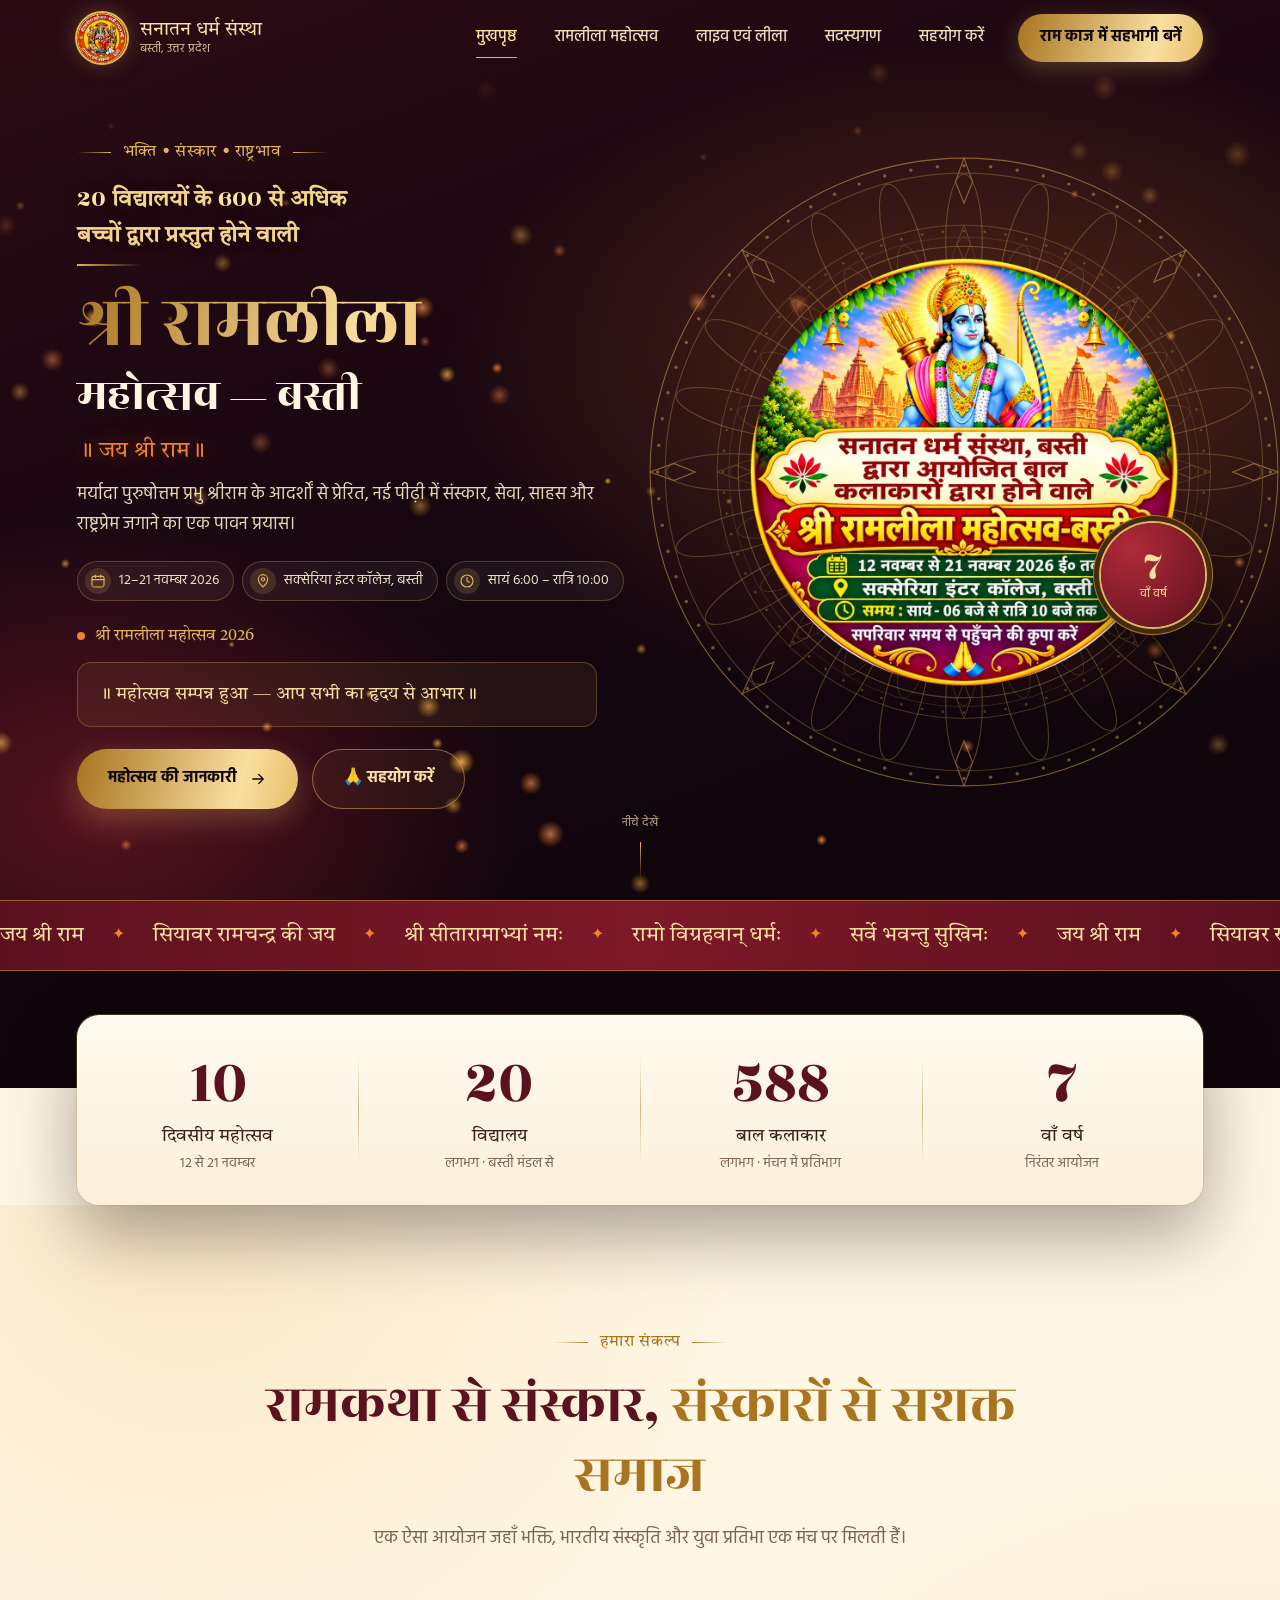
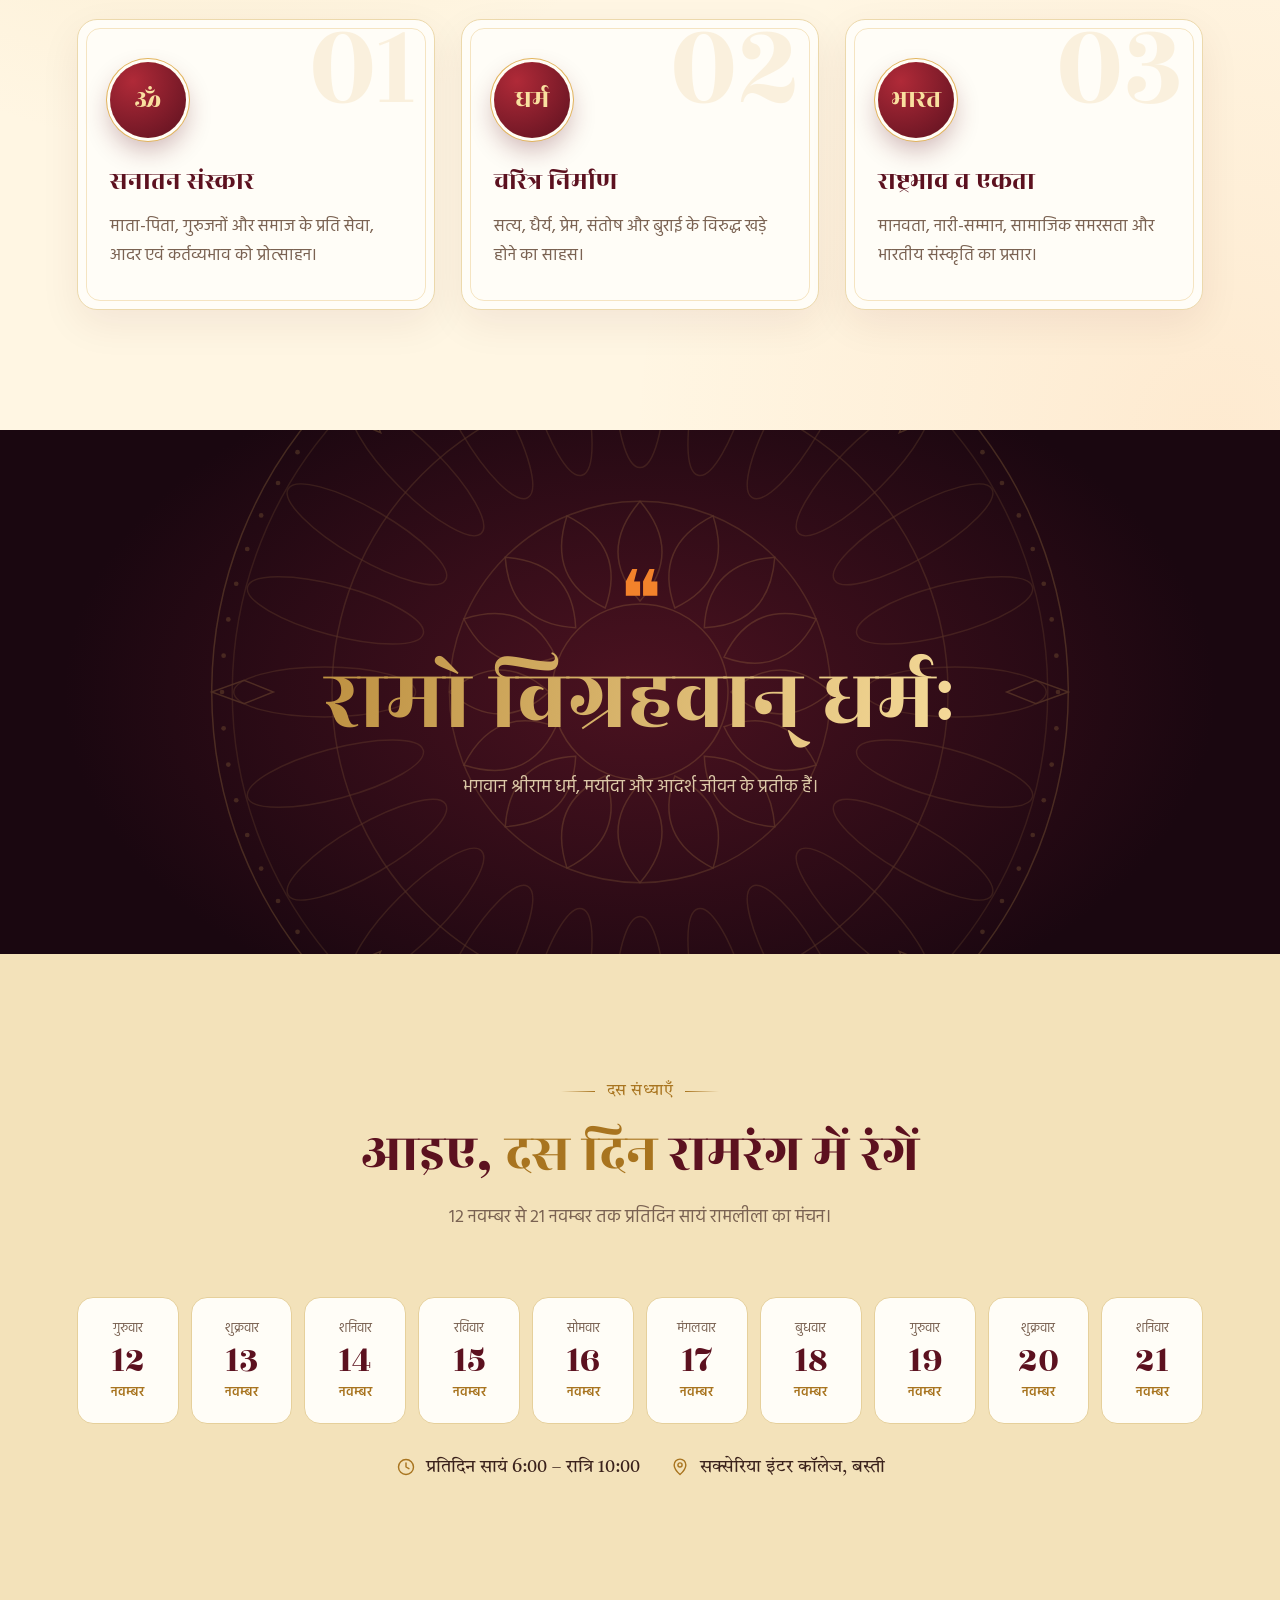
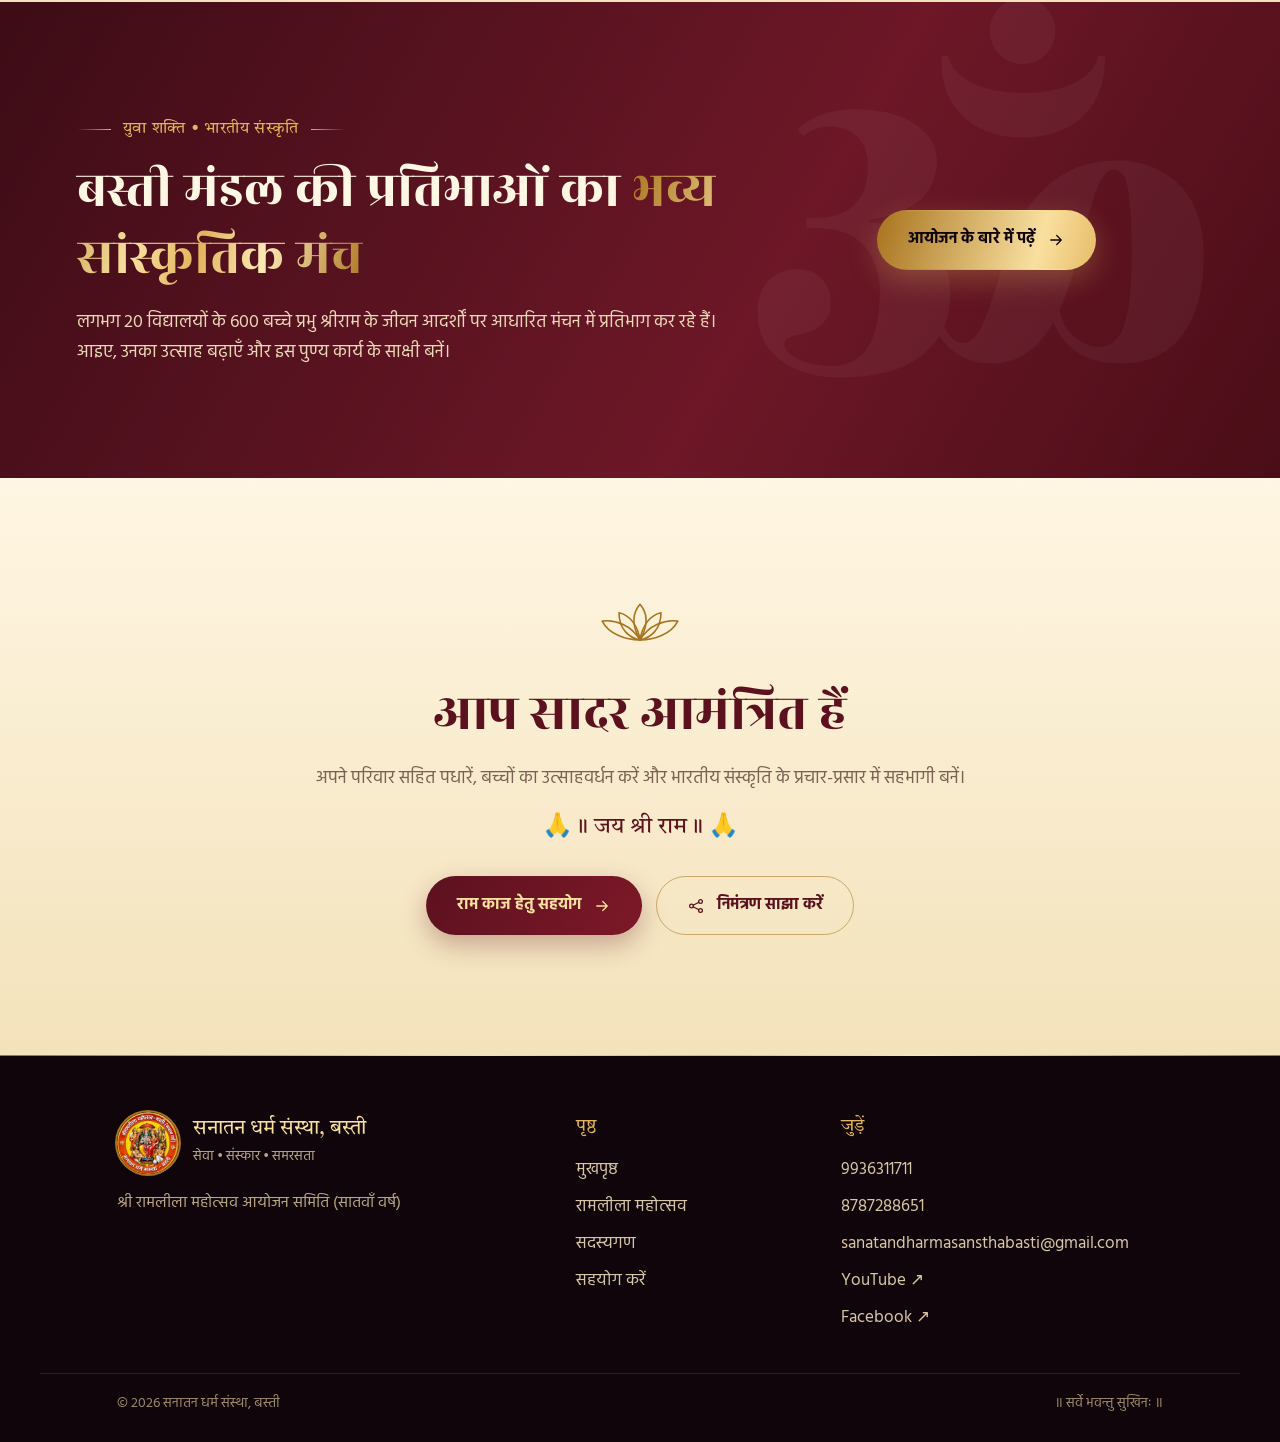
<file: index.html>
<!doctype html>
<html lang="hi">
<head>
<meta charset="utf-8">
<meta name="viewport" content="width=device-width, initial-scale=1, viewport-fit=cover">
<meta name="theme-color" content="#0f050a">
<title>सनातन धर्म संस्था, बस्ती | श्री रामलीला महोत्सव 2026</title>
<meta name="description" content="सनातन धर्म संस्था, बस्ती द्वारा आयोजित श्री रामलीला महोत्सव — 12 से 21 नवम्बर 2026, सक्सेरिया इंटर कॉलेज, बस्ती।">
<meta property="og:type" content="website">
<meta property="og:title" content="सनातन धर्म संस्था, बस्ती | श्री रामलीला महोत्सव 2026">
<meta property="og:description" content="सनातन धर्म संस्था, बस्ती द्वारा आयोजित श्री रामलीला महोत्सव — 12 से 21 नवम्बर 2026, सक्सेरिया इंटर कॉलेज, बस्ती।">
<meta property="og:image" content="poster-round.webp">
<link rel="icon" href="/favicon.ico" sizes="any">
<link rel="icon" type="image/png" sizes="192x192" href="/favicon-192x192.png">
<link rel="apple-touch-icon" href="icon-192.png">
<link rel="manifest" href="manifest.webmanifest">
<meta name="mobile-web-app-capable" content="yes">
<link rel="preconnect" href="https://fonts.googleapis.com">
<link rel="preconnect" href="https://fonts.gstatic.com" crossorigin>
<link href="https://fonts.googleapis.com/css2?family=Hind:wght@400;500;600;700&family=Rozha+One&family=Tiro+Devanagari+Hindi:ital@0;1&display=swap" rel="stylesheet">
<link rel="stylesheet" href="styles.css">
<style>
.hero-presenter{display:block;margin:14px auto 6px;max-width:34ch;font-family:'Tiro Devanagari Hindi','Hind',serif;font-weight:600;font-size:clamp(1.05rem,3.6vw,1.45rem);line-height:1.5;color:#f3d48a;text-shadow:0 1px 14px rgba(0,0,0,.45);text-wrap:balance}
.hero-presenter b{font-family:'Rozha One','Hind',serif;font-weight:400;color:#ffe3a0;font-size:1.12em}
.hero-presenter::after{content:"";display:block;width:64px;height:2px;margin:10px auto 0;background:linear-gradient(90deg,transparent,#e2b45c,transparent)}
@media(min-width:900px){.hero-presenter{margin-left:0;margin-right:0;text-align:left}.hero-presenter::after{margin-left:0;background:linear-gradient(90deg,#e2b45c,transparent)}}
/* Circular poster: shown as-is, fully responsive */
.hero-art{max-width:100%;overflow:visible}
.hero-art .orb{position:relative;z-index:2;width:min(100%,500px);aspect-ratio:1/1;margin:0 auto;padding:0;border:0;background:none;box-shadow:none;filter:none;clip-path:none;border-radius:0;overflow:visible}
.hero-art .orb img{display:block;width:100%;max-width:100%;height:auto;border-radius:0;clip-path:none;filter:none;box-shadow:none}
@media (max-width:900px){
  .hero-art{width:100%;display:flex;justify-content:center;margin-top:28px}
  .hero-art .orb{width:min(88vw,440px)}
  .hero-art .seal{transform:scale(.8);transform-origin:bottom right;right:2%;bottom:0}
}
@media (max-width:480px){
  .hero-art{margin-top:20px}
  .hero-art .orb{width:92vw}
  .hero-art .seal{transform:scale(.62);right:0;bottom:-2%}
}
</style>
<script>document.documentElement.classList.add('js')</script>
</head>
<body>
<div class="preloader" aria-hidden="true"><div class="preloader-inner"><div class="preloader-om">ॐ</div><small>॥ जय श्री राम ॥</small></div></div>
<div class="progress" aria-hidden="true"><i></i></div>
<header class="site-header">
  <a class="brand" href="index.html" aria-label="सनातन धर्म संस्था, बस्ती — मुखपृष्ठ">
    <img src="logo.webp" alt="" width="50" height="50">
    <span><b>सनातन धर्म संस्था</b><small>बस्ती, उत्तर प्रदेश</small></span>
  </a>
  <button class="menu-toggle" aria-label="मेन्यू खोलें" aria-expanded="false"><span></span><span></span><span></span></button>
  <nav class="nav" aria-label="मुख्य मेन्यू">
    <a href="index.html" class="active" aria-current="page">मुखपृष्ठ</a>
    <a href="mahotsav.html">रामलीला महोत्सव</a>
    <a href="live.html">लाइव एवं लीला</a>
    <a href="sadasya.html">सदस्यगण</a>
    <a href="sahyog.html">सहयोग करें</a>
    <a class="nav-cta" href="sahyog.html#payment">राम काज में सहभागी बनें</a>
  </nav>
</header>

<main id="main">
<section class="hero">
  <canvas data-embers aria-hidden="true"></canvas>
  <div class="hero-grid">
    <div class="hero-text">
      <span class="eyebrow reveal fade">भक्ति • संस्कार • राष्ट्रभाव</span>
      <p class="hero-presenter reveal" style="--d:1"><b>20</b> विद्यालयों के <b>600</b> से अधिक बच्चों द्वारा प्रस्तुत होने वाली</p>
      <h1 class="reveal" style="--d:1"><span class="gold-text">श्री रामलीला</span><span class="l2">महोत्सव — बस्ती</span></h1>
      <p class="hero-mantra reveal" style="--d:2">॥ जय श्री राम ॥</p>
      <p class="hero-copy reveal" style="--d:3">मर्यादा पुरुषोत्तम प्रभु श्रीराम के आदर्शों से प्रेरित, नई पीढ़ी में संस्कार, सेवा, साहस और राष्ट्रप्रेम जगाने का एक पावन प्रयास।</p>
      <div class="hero-facts reveal" style="--d:4">
        <span class="chip"><svg class="" viewBox="0 0 24 24" fill="none" stroke="currentColor" stroke-width="1.7" stroke-linecap="round" stroke-linejoin="round" aria-hidden="true"><rect x="3" y="5" width="18" height="16" rx="2"/><path d="M3 10h18M8 3v4M16 3v4"/></svg>12–21 नवम्बर 2026</span>
        <span class="chip"><svg class="" viewBox="0 0 24 24" fill="none" stroke="currentColor" stroke-width="1.7" stroke-linecap="round" stroke-linejoin="round" aria-hidden="true"><path d="M12 21s7-6.2 7-11.5A7 7 0 0 0 5 9.5C5 14.8 12 21 12 21z"/><circle cx="12" cy="9.5" r="2.5"/></svg>सक्सेरिया इंटर कॉलेज, बस्ती</span>
        <span class="chip"><svg class="" viewBox="0 0 24 24" fill="none" stroke="currentColor" stroke-width="1.7" stroke-linecap="round" stroke-linejoin="round" aria-hidden="true"><circle cx="12" cy="12" r="9"/><path d="M12 7v5l3.5 2"/></svg>सायं 6:00 – रात्रि 10:00</span>
      </div>
      <div class="reveal" style="--d:5"><div class="countdown" data-countdown>
  <div class="countdown-label"><i></i><span>महोत्सव आरंभ होने में शेष</span></div>
  <div class="cd-grid" role="timer">
    <div class="cd-box"><b data-u="d">00</b><span>दिन</span></div>
    <div class="cd-box"><b data-u="h">00</b><span>घंटे</span></div>
    <div class="cd-box"><b data-u="m">00</b><span>मिनट</span></div>
    <div class="cd-box"><b data-u="s">00</b><span>सेकंड</span></div>
  </div>
  <div class="countdown-msg"></div>
</div></div>
      <div class="hero-actions reveal" style="--d:6">
        <a class="btn btn-gold" href="mahotsav.html">महोत्सव की जानकारी <svg class="" viewBox="0 0 24 24" fill="none" stroke="currentColor" stroke-width="1.7" stroke-linecap="round" stroke-linejoin="round" aria-hidden="true"><path d="M5 12h14M13 6l6 6-6 6"/></svg></a>
        <a class="btn btn-ghost" href="sahyog.html">🙏 सहयोग करें</a>
      </div>
    </div>
    <div class="hero-art reveal fade" style="--d:2">
      <div class="mandala" aria-hidden="true"></div><div class="mandala m2" aria-hidden="true"></div>
      <div class="orb" data-tilt><img src="[data-uri]" alt="श्री रामलीला महोत्सव बस्ती 2026 का आमंत्रण पोस्टर" width="1000" height="1000" fetchpriority="high"></div>
      <div class="seal" aria-label="सातवाँ वर्ष"><div><b>७</b><small>वाँ वर्ष</small></div></div>
    </div>
  </div>
  <div class="scroll-hint" aria-hidden="true"><span>नीचे देखें</span><i></i></div>
</section>

<div class="marquee" aria-hidden="true"><div class="marquee-track"><span>जय श्री राम<i>✦</i></span><span>सियावर रामचन्द्र की जय<i>✦</i></span><span>श्री सीतारामाभ्यां नमः<i>✦</i></span><span>रामो विग्रहवान् धर्मः<i>✦</i></span><span>सर्वे भवन्तु सुखिनः<i>✦</i></span><span>जय श्री राम<i>✦</i></span><span>सियावर रामचन्द्र की जय<i>✦</i></span><span>श्री सीतारामाभ्यां नमः<i>✦</i></span><span>रामो विग्रहवान् धर्मः<i>✦</i></span><span>सर्वे भवन्तु सुखिनः<i>✦</i></span></div></div>

<section class="stats" aria-label="आयोजन एक दृष्टि में">
  <div class="stats-grid reveal">
    <div class="stat"><b data-count="10">10</b><span>दिवसीय महोत्सव</span><small>12 से 21 नवम्बर</small></div>
    <div class="stat"><b data-count="20">20</b><span>विद्यालय</span><small>लगभग · बस्ती मंडल से</small></div>
    <div class="stat"><b data-count="600">600</b><span>बाल कलाकार</span><small>लगभग · मंचन में प्रतिभाग</small></div>
    <div class="stat"><b data-count="7">7</b><span>वाँ वर्ष</span><small>निरंतर आयोजन</small></div>
  </div>
</section>

<section class="section section-paper" id="sankalp">
  <div class="sec-head reveal"><span class="eyebrow dark">हमारा संकल्प</span><h2>रामकथा से संस्कार, <em>संस्कारों से सशक्त समाज</em></h2><p>एक ऐसा आयोजन जहाँ भक्ति, भारतीय संस्कृति और युवा प्रतिभा एक मंच पर मिलती हैं।</p></div>
  <div class="pillars">
    <article class="pillar reveal" style="--d:0" data-no="०१"><div class="glyph">ॐ</div><h3>सनातन संस्कार</h3><p>माता-पिता, गुरुजनों और समाज के प्रति सेवा, आदर एवं कर्तव्यभाव को प्रोत्साहन।</p></article>
    <article class="pillar reveal" style="--d:1" data-no="०२"><div class="glyph">धर्म</div><h3>चरित्र निर्माण</h3><p>सत्य, धैर्य, प्रेम, संतोष और बुराई के विरुद्ध खड़े होने का साहस।</p></article>
    <article class="pillar reveal" style="--d:2" data-no="०३"><div class="glyph">भारत</div><h3>राष्ट्रभाव व एकता</h3><p>मानवता, नारी-सम्मान, सामाजिक समरसता और भारतीय संस्कृति का प्रसार।</p></article>
  </div>
</section>

<section class="quote-feature">
  <div class="mandala" aria-hidden="true"></div>
  <blockquote class="reveal"><span class="qm" aria-hidden="true">❝</span><p class="q gold-text">रामो विग्रहवान् धर्मः</p><small>भगवान श्रीराम धर्म, मर्यादा और आदर्श जीवन के प्रतीक हैं।</small></blockquote>
</section>

<section class="section section-paper2" id="sandhya">
  <div class="sec-head reveal"><span class="eyebrow dark">दस संध्याएँ</span><h2>आइए, <em>दस दिन</em> रामरंग में रंगें</h2><p>12 नवम्बर से 21 नवम्बर तक प्रतिदिन सायं रामलीला का मंचन।</p></div>
  <div class="days"><div class="day reveal" style="--d:0" data-date="2026-11-12"><small>गुरुवार</small><b>12</b><span>नवम्बर</span></div><div class="day reveal" style="--d:1" data-date="2026-11-13"><small>शुक्रवार</small><b>13</b><span>नवम्बर</span></div><div class="day reveal" style="--d:2" data-date="2026-11-14"><small>शनिवार</small><b>14</b><span>नवम्बर</span></div><div class="day reveal" style="--d:3" data-date="2026-11-15"><small>रविवार</small><b>15</b><span>नवम्बर</span></div><div class="day reveal" style="--d:4" data-date="2026-11-16"><small>सोमवार</small><b>16</b><span>नवम्बर</span></div><div class="day reveal" style="--d:5" data-date="2026-11-17"><small>मंगलवार</small><b>17</b><span>नवम्बर</span></div><div class="day reveal" style="--d:6" data-date="2026-11-18"><small>बुधवार</small><b>18</b><span>नवम्बर</span></div><div class="day reveal" style="--d:7" data-date="2026-11-19"><small>गुरुवार</small><b>19</b><span>नवम्बर</span></div><div class="day reveal" style="--d:8" data-date="2026-11-20"><small>शुक्रवार</small><b>20</b><span>नवम्बर</span></div><div class="day reveal" style="--d:9" data-date="2026-11-21"><small>शनिवार</small><b>21</b><span>नवम्बर</span></div></div>
  <div class="days-note reveal"><span><svg class="" viewBox="0 0 24 24" fill="none" stroke="currentColor" stroke-width="1.7" stroke-linecap="round" stroke-linejoin="round" aria-hidden="true"><circle cx="12" cy="12" r="9"/><path d="M12 7v5l3.5 2"/></svg>प्रतिदिन सायं 6:00 – रात्रि 10:00</span><span><svg class="" viewBox="0 0 24 24" fill="none" stroke="currentColor" stroke-width="1.7" stroke-linecap="round" stroke-linejoin="round" aria-hidden="true"><path d="M12 21s7-6.2 7-11.5A7 7 0 0 0 5 9.5C5 14.8 12 21 12 21z"/><circle cx="12" cy="9.5" r="2.5"/></svg>सक्सेरिया इंटर कॉलेज, बस्ती</span></div>
</section>

<section class="participation">
  <div class="participation-in">
    <div class="reveal left"><span class="eyebrow">युवा शक्ति • भारतीय संस्कृति</span><h2>बस्ती मंडल की प्रतिभाओं का <em>भव्य सांस्कृतिक मंच</em></h2><p>लगभग 20 विद्यालयों के 600 बच्चे प्रभु श्रीराम के जीवन आदर्शों पर आधारित मंचन में प्रतिभाग कर रहे हैं। आइए, उनका उत्साह बढ़ाएँ और इस पुण्य कार्य के साक्षी बनें।</p></div>
    <div class="p-actions reveal right"><a class="btn btn-gold" href="mahotsav.html">आयोजन के बारे में पढ़ें <svg class="" viewBox="0 0 24 24" fill="none" stroke="currentColor" stroke-width="1.7" stroke-linecap="round" stroke-linejoin="round" aria-hidden="true"><path d="M5 12h14M13 6l6 6-6 6"/></svg></a></div>
  </div>
</section>

<section class="closing">
  <div class="reveal"><svg class="lotus" viewBox="0 0 80 50" fill="none" stroke="currentColor" stroke-width="1.5" stroke-linejoin="round" aria-hidden="true"><path d="M40 6c7 8 9 18 0 34-9-16-7-26 0-34z"/><path d="M40 40C30 38 20 30 20 14c10 2 18 12 20 26zM40 40c10-2 20-10 20-26-10 2-18 12-20 26z"/><path d="M40 40C26 40 10 34 4 22c12-2 28 4 36 18zM40 40c14 0 30-6 36-18-12-2-28 4-36 18z"/></svg><h2>आप सादर आमंत्रित हैं</h2>
  <p>अपने परिवार सहित पधारें, बच्चों का उत्साहवर्धन करें और भारतीय संस्कृति के प्रचार-प्रसार में सहभागी बनें।</p>
  <p class="mantra">🙏 ॥ जय श्री राम ॥ 🙏</p>
  <div class="closing-actions"><a class="btn btn-maroon" href="sahyog.html">राम काज हेतु सहयोग <svg class="" viewBox="0 0 24 24" fill="none" stroke="currentColor" stroke-width="1.7" stroke-linecap="round" stroke-linejoin="round" aria-hidden="true"><path d="M5 12h14M13 6l6 6-6 6"/></svg></a><a class="btn btn-line" href="#" data-share><svg class="" viewBox="0 0 24 24" fill="none" stroke="currentColor" stroke-width="1.7" stroke-linecap="round" stroke-linejoin="round" aria-hidden="true"><circle cx="6" cy="12" r="2.500"/><circle cx="18" cy="6" r="2.500"/><circle cx="18" cy="18" r="2.500"/><path d="M8.200 11l7.600-4M8.200 13l7.600 4"/></svg>निमंत्रण साझा करें</a></div></div>
</section>
</main>

<footer class="footer">
  <div class="footer-main">
    <div>
      <div class="footer-brand"><img src="logo.webp" alt="" width="62" height="62" loading="lazy"><div><b>सनातन धर्म संस्था, बस्ती</b><small>सेवा • संस्कार • समरसता</small></div></div>
      <p class="tag">श्री रामलीला महोत्सव आयोजन समिति (सातवाँ वर्ष)</p>
    </div>
    <div>
      <h4>पृष्ठ</h4>
      <ul><li><a href="index.html">मुखपृष्ठ</a></li><li><a href="mahotsav.html">रामलीला महोत्सव</a></li><li><a href="sadasya.html">सदस्यगण</a></li><li><a href="sahyog.html">सहयोग करें</a></li></ul>
    </div>
    <div>
      <h4>जुड़ें</h4>
      <ul>
        <li><a href="tel:9936311711">9936311711</a></li>
        <li><a href="tel:8787288651">8787288651</a></li>
        <li><a href="mailto:sanatandharmasansthabasti@gmail.com">sanatandharmasansthabasti@gmail.com</a></li>
        <li><a href="https://www.youtube.com/@sanatandharmsanstha" target="_blank" rel="noopener">YouTube ↗</a></li>
        <li><a href="https://www.facebook.com/sanatandharmsanstha/?locale=hi_IN" target="_blank" rel="noopener">Facebook ↗</a></li>
      </ul>
    </div>
  </div>
  <div class="footer-bottom"><span>© 2026 सनातन धर्म संस्था, बस्ती</span><span>॥ सर्वे भवन्तु सुखिनः ॥</span></div>
</footer>
<nav class="dock" aria-label="त्वरित कार्य">
  <a href="tel:9936311711"><svg class="" viewBox="0 0 24 24" fill="none" stroke="currentColor" stroke-width="1.7" stroke-linecap="round" stroke-linejoin="round" aria-hidden="true"><path d="M5 4h4l2 5-2.500 1.500a11 11 0 0 0 5 5L15 13l5 2v4a2 2 0 0 1-2 2A16 16 0 0 1 3 6a2 2 0 0 1 2-2z"/></svg><span>कॉल करें</span></a>
  <a href="#" data-share><svg class="" viewBox="0 0 24 24" fill="none" stroke="currentColor" stroke-width="1.7" stroke-linecap="round" stroke-linejoin="round" aria-hidden="true"><circle cx="6" cy="12" r="2.500"/><circle cx="18" cy="6" r="2.500"/><circle cx="18" cy="18" r="2.500"/><path d="M8.200 11l7.600-4M8.200 13l7.600 4"/></svg><span>साझा करें</span></a>
  <a class="dock-main" href="sahyog.html#payment"><svg class="" viewBox="0 0 24 24" fill="none" stroke="currentColor" stroke-width="1.7" stroke-linecap="round" stroke-linejoin="round" aria-hidden="true"><path d="M12 21c-5-3.500-8-6.500-8-10a4 4 0 0 1 8-1 4 4 0 0 1 8 1c0 3.500-3 6.500-8 10z"/></svg><span>सहयोग करें</span></a>
</nav>
<div class="lightbox" role="dialog" aria-modal="true" aria-label="बड़ा चित्र"><button aria-label="बंद करें">×</button><img alt=""></div>
<div class="toast" role="status" aria-live="polite"></div>
<script src="main.js"></script>
</body>
</html>
</file>
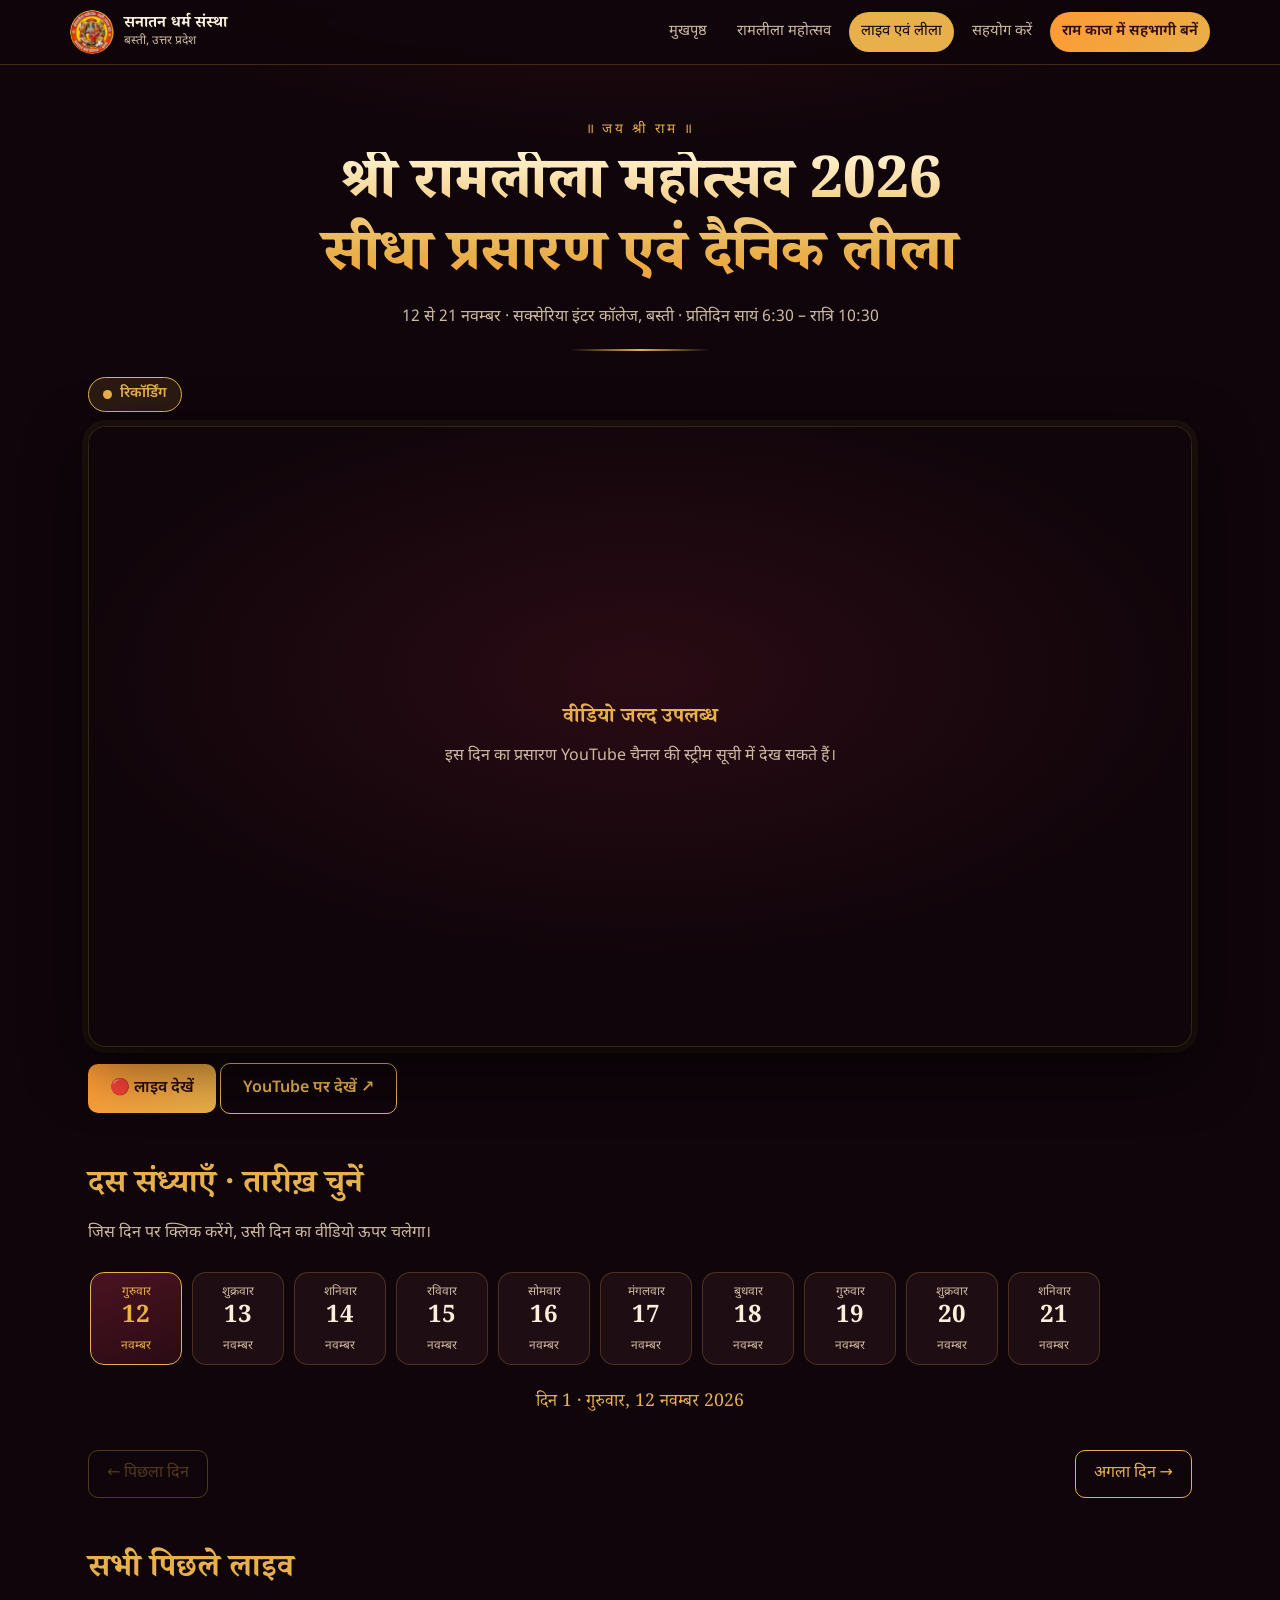
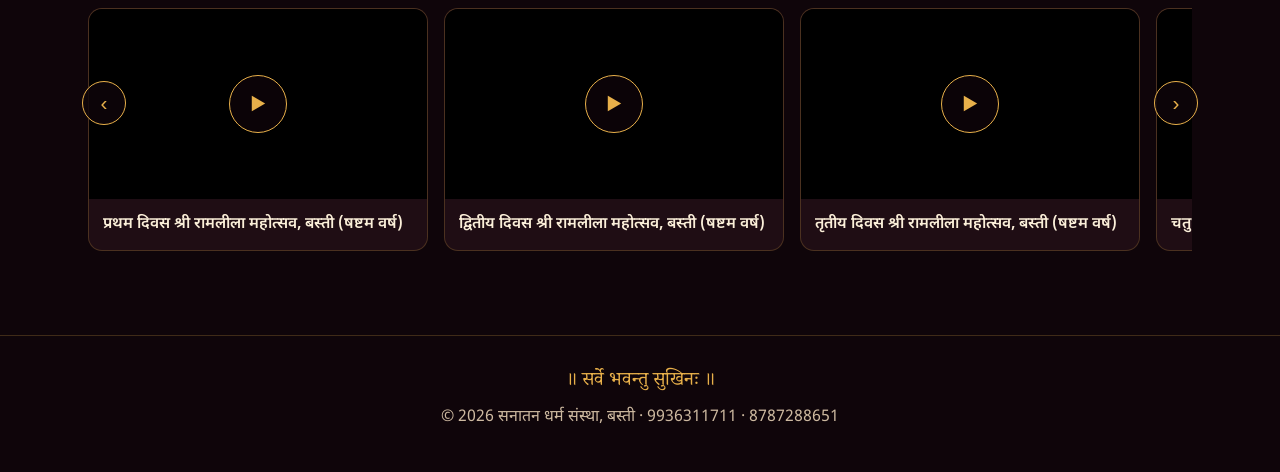
<file: live (2).html>
<!DOCTYPE html>
<html lang="hi">
<head>
<meta charset="utf-8">
<meta name="viewport" content="width=device-width, initial-scale=1, viewport-fit=cover">
<meta name="theme-color" content="#0f050a">
<title>लाइव प्रसारण एवं दैनिक लीला | सनातन धर्म संस्था, बस्ती</title>
<meta name="description" content="श्री रामलीला महोत्सव 2026 का सीधा प्रसारण, पिछले लाइव और दस दिनों की लीला के वीडियो।">
<link rel="preconnect" href="https://fonts.googleapis.com">
<link rel="preconnect" href="https://fonts.gstatic.com" crossorigin>
<link href="https://fonts.googleapis.com/css2?family=Noto+Serif+Devanagari:wght@500;700;800&family=Noto+Sans+Devanagari:wght@400;500;600&display=swap" rel="stylesheet">
<style>
:root{
  --bg:#0f050a; --bg2:#1a0a10; --card:#1f0d14; --line:rgba(232,176,74,.22);
  --gold:#e8b04a; --saffron:#ff9933; --cream:#fbefd9; --muted:#cdb9a0; --red:#e0312b;
}
*{box-sizing:border-box;margin:0;padding:0}
html{scroll-behavior:smooth}
body{background:radial-gradient(1200px 600px at 50% -10%,#3a0f1a 0%,var(--bg) 60%);color:var(--cream);
  font-family:"Noto Sans Devanagari",system-ui,sans-serif;line-height:1.7;min-height:100vh;
  padding-bottom:env(safe-area-inset-bottom,0)}
a{color:inherit;text-decoration:none}
.serif{font-family:"Noto Serif Devanagari",serif}
.wrap{max-width:1140px;margin:0 auto;padding:0 18px}

/* header */
header{position:sticky;top:0;z-index:20;background:rgba(15,5,10,.86);backdrop-filter:blur(10px);
  border-bottom:1px solid var(--line);padding-top:env(safe-area-inset-top,0)}
.nav{display:flex;align-items:center;justify-content:space-between;gap:12px;padding:10px 0;flex-wrap:wrap}
.brand{display:flex;align-items:center;gap:10px;font-family:"Noto Serif Devanagari",serif;font-weight:700;line-height:1.2}
.brand img{width:44px;height:44px;border-radius:50%;object-fit:cover}
.brand small{display:block;font-family:"Noto Sans Devanagari";font-weight:400;font-size:.75rem;color:var(--muted)}
nav{display:flex;gap:6px;flex-wrap:wrap}
nav a{padding:7px 12px;border-radius:999px;font-size:.92rem;color:var(--muted)}
nav a:hover,nav a.on{color:var(--bg);background:var(--gold)}
nav a.cta{background:linear-gradient(135deg,var(--saffron),var(--gold));color:#2a0d05;font-weight:600}

/* hero */
.hero{text-align:center;padding:54px 0 26px}
.eyebrow{color:var(--gold);letter-spacing:.18em;font-size:.85rem}
.hero h1{font-family:"Noto Serif Devanagari",serif;font-weight:800;font-size:clamp(2rem,5.5vw,3.6rem);
  line-height:1.25;margin:10px 0 8px;
  background:linear-gradient(180deg,#fff2cf,var(--gold) 70%,var(--saffron));-webkit-background-clip:text;background-clip:text;color:transparent}
.hero p{color:var(--muted);max-width:640px;margin:0 auto}
.divider{margin:18px auto 0;width:140px;height:2px;background:linear-gradient(90deg,transparent,var(--gold),transparent)}

h2.sec{font-family:"Noto Serif Devanagari",serif;font-size:clamp(1.4rem,3.2vw,2rem);margin:46px 0 6px;color:var(--gold)}
.sub{color:var(--muted);margin-bottom:18px}

/* live */
.player{position:relative;aspect-ratio:16/9;background:#000;border-radius:18px;overflow:hidden;
  border:1px solid var(--line);box-shadow:0 20px 60px rgba(0,0,0,.55),0 0 0 6px rgba(232,176,74,.06)}
.player iframe{position:absolute;inset:0;width:100%;height:100%;border:0}
.badge{display:inline-flex;align-items:center;gap:8px;background:rgba(224,49,43,.15);border:1px solid var(--red);
  color:#ffb3ae;border-radius:999px;padding:4px 14px;font-weight:600;margin-bottom:14px;font-size:.9rem}
.badge i{width:9px;height:9px;border-radius:50%;background:var(--red);animation:pulse 1.4s infinite}
@keyframes pulse{50%{opacity:.25;transform:scale(.7)}}
.btn{display:inline-block;margin-top:16px;padding:11px 22px;border-radius:10px;font-weight:600;
  background:linear-gradient(135deg,var(--saffron),var(--gold));color:#2a0d05}
.btn.ghost{background:transparent;border:1px solid var(--gold);color:var(--gold)}

/* previous */
.grid{display:grid;grid-template-columns:repeat(auto-fill,minmax(260px,1fr));gap:16px}
.vid{background:var(--card);border:1px solid var(--line);border-radius:14px;overflow:hidden;transition:.25s}
.vid:hover{transform:translateY(-4px);border-color:var(--gold)}
.thumb{position:relative;aspect-ratio:16/9;background:#000 center/cover no-repeat;cursor:pointer;display:block;width:100%;border:0}
.thumb::after{content:"▶";position:absolute;inset:0;margin:auto;width:56px;height:56px;border-radius:50%;
  background:rgba(15,5,10,.75);border:1px solid var(--gold);color:var(--gold);display:grid;place-items:center;font-size:1.2rem}
.thumb iframe{position:absolute;inset:0;width:100%;height:100%;border:0}
.vid h4{padding:12px 14px;font-weight:600;font-size:.98rem}

/* days */
.days{display:flex;gap:10px;overflow-x:auto;padding:6px 2px 14px;scroll-snap-type:x proximity}
.day{flex:0 0 auto;scroll-snap-align:start;min-width:92px;text-align:center;padding:10px 8px;border-radius:14px;cursor:pointer;
  background:var(--card);border:1px solid var(--line);color:var(--muted);font-family:inherit}
.day b{display:block;font-family:"Noto Serif Devanagari",serif;font-size:1.5rem;color:var(--cream)}
.day span{font-size:.75rem}
.day.on{background:linear-gradient(160deg,#4a1320,#2a0b14);border-color:var(--gold);color:var(--gold)}
.day.on b{color:var(--gold)}
.article{background:linear-gradient(180deg,var(--card),var(--bg2));border:1px solid var(--line);border-radius:20px;padding:clamp(20px,4vw,38px)}
.article .tag{color:var(--saffron);font-size:.85rem;letter-spacing:.12em}
.article h3{font-family:"Noto Serif Devanagari",serif;font-size:clamp(1.4rem,3.2vw,2.1rem);color:var(--gold);margin:6px 0 14px;line-height:1.35}
.article p{margin-bottom:14px;color:#f1e2c8}
.article img{max-width:100%;border-radius:12px;margin:10px 0;border:1px solid var(--line)}
.pager{display:flex;justify-content:space-between;gap:10px;margin-top:22px;flex-wrap:wrap}
.pager button{background:transparent;border:1px solid var(--gold);color:var(--gold);padding:9px 18px;border-radius:10px;cursor:pointer;font:inherit}
.pager button:disabled{opacity:.3;cursor:default}

.badge.rec{background:rgba(232,176,74,.12);border-color:var(--gold);color:var(--gold)}
.badge.rec i{background:var(--gold);animation:none}
.msg{position:absolute;inset:0;display:grid;place-items:center;text-align:center;padding:24px;color:var(--muted);background:radial-gradient(600px 300px at 50% 40%,#2a0b14,#0f050a)}
.msg b{display:block;color:var(--gold);font-family:"Noto Serif Devanagari",serif;font-size:1.3rem;margin-bottom:6px}
.day.today::after{content:"आज";display:block;font-size:.65rem;color:var(--saffron)}
.slider{position:relative}
.track{display:flex;gap:16px;overflow-x:auto;scroll-snap-type:x mandatory;scroll-behavior:smooth;padding:4px 2px 14px;scrollbar-width:none}
.track::-webkit-scrollbar{display:none}
.slide{flex:0 0 min(340px,82%);scroll-snap-align:start}
.arrow{position:absolute;top:38%;transform:translateY(-50%);z-index:3;width:44px;height:44px;border-radius:50%;cursor:pointer;
  background:rgba(15,5,10,.85);border:1px solid var(--gold);color:var(--gold);font-size:1.3rem;display:grid;place-items:center}
.arrow:hover{background:var(--gold);color:#2a0d05}
.arrow.l{left:-6px}.arrow.r{right:-6px}
@media(max-width:640px){.arrow{width:36px;height:36px}}
.daytag{text-align:center;color:var(--gold);font-family:"Noto Serif Devanagari",serif;font-size:1.1rem;padding:10px 0}
footer{margin-top:70px;border-top:1px solid var(--line);padding:30px 0 40px;text-align:center;color:var(--muted)}
footer .jai{color:var(--gold);font-family:"Noto Serif Devanagari",serif;font-size:1.2rem;margin-bottom:6px}
@media(max-width:640px){.brand small{display:none}nav a{padding:6px 9px;font-size:.85rem}}
</style>
</head>
<body>

<header>
  <div class="wrap nav">
    <a class="brand" href="index.html"><img src="logo.webp" alt="लोगो"><span>सनातन धर्म संस्था<small>बस्ती, उत्तर प्रदेश</small></span></a>
    <nav>
      <a href="index.html">मुखपृष्ठ</a>
      <a href="mahotsav.html">रामलीला महोत्सव</a>
      <a href="live.html" class="on">लाइव एवं लीला</a>
      <a href="sahyog.html">सहयोग करें</a>
      <a href="sahyog.html#payment" class="cta">राम काज में सहभागी बनें</a>
    </nav>
  </div>
</header>

<main class="wrap">
  <section class="hero">
    <div class="eyebrow">॥ जय श्री राम ॥</div>
    <h1>श्री रामलीला महोत्सव 2026<br>सीधा प्रसारण एवं दैनिक लीला</h1>
    <p>12 से 21 नवम्बर · सक्सेरिया इंटर कॉलेज, बस्ती · प्रतिदिन सायं 6:30 – रात्रि 10:30</p>
    <div class="divider"></div>
  </section>

  <!-- LIVE + DAY -->
  <section id="live">
    <span class="badge" id="badge"><i></i> <span id="badgetxt">लाइव प्रसारण</span></span>
    <div class="player" id="livebox"></div>
    <a class="btn" id="golive" href="#live">🔴 लाइव देखें</a>
    <a class="btn ghost" target="_blank" rel="noopener" href="https://www.youtube.com/@sanatandharmsanstha/streams">YouTube पर देखें ↗</a>
  </section>

  <h2 class="sec" id="days-top">दस संध्याएँ · तारीख़ चुनें</h2>
  <p class="sub">जिस दिन पर क्लिक करेंगे, उसी दिन का वीडियो ऊपर चलेगा।</p>
  <div class="days" id="days"></div>
  <div class="daytag" id="article"></div>
  <div class="pager"><button id="pv">← पिछला दिन</button><button id="nx">अगला दिन →</button></div>

  <h2 class="sec">सभी पिछले लाइव</h2>
  <div id="prev"></div>
</main>

<footer>
  <div class="jai">॥ सर्वे भवन्तु सुखिनः ॥</div>
  <div>© 2026 सनातन धर्म संस्था, बस्ती · 9936311711 · 8787288651</div>
</footer>

<script>
/* ================== केवल यही हिस्सा बदलें ================== */

// 1) YouTube चैनल की ID (UC से शुरू). YouTube Studio > Settings > Channel > Advanced settings
const CHANNEL_ID = "UCC-PMZzH_oargLyuGdUjAAw";

// पिछले लाइव स्लाइडर (दो तरीक़े, कोई एक चुनें):
// (A) सीधा: वीडियो का सामान्य लिंक (url) और शीर्षक जोड़ते जाएँ, embed लिंक की ज़रूरत नहीं
const PREVIOUS_LIVES = [
  {id:"kpL2gVRiGl4", title:"प्रथम दिवस श्री रामलीला महोत्सव, बस्ती (षष्टम वर्ष)"},
  {id:"nER70fMlZOA", title:"द्वितीय दिवस श्री रामलीला महोत्सव, बस्ती (षष्टम वर्ष)"},
  {id:"cVaLj52LhrA", title:"तृतीय दिवस श्री रामलीला महोत्सव, बस्ती (षष्टम वर्ष)"},
  {id:"Z1UyScC7Om8", title:"चतुर्थ दिवस श्री रामलीला महोत्सव, बस्ती (षष्टम वर्ष)"},
  {id:"JOfshKAoNec", title:"पंचम दिवस श्री रामलीला महोत्सव, बस्ती (षष्टम वर्ष)"},
  {id:"jLIjtm09tpU", title:"षष्टम् दिवस श्री रामलीला महोत्सव, बस्ती (षष्टम वर्ष)"},
  {id:"sRQC436ueFU", title:"सप्तम दिवस श्री रामलीला महोत्सव, बस्ती (षष्टम वर्ष)"},
  {id:"KT18vv7F6P4", title:"अष्टम दिवस श्री रामलीला महोत्सव, बस्ती (षष्टम वर्ष)"},
  {id:"FLzvdbfwM-0", title:"नवम दिवस श्री रामलीला महोत्सव, बस्ती (षष्टम वर्ष)"}
];
// (B) अपने आप: YouTube Data API key डालें, तो चैनल के सभी हाल के वीडियो खुद स्लाइडर में आ जाएँगे
const YT_API_KEY = "";

// 2) हर दिन का वीडियो: उस दिन के YouTube लाइव/वीडियो की ID नीचे video:"" में डालें
//    (पूरा लिंक चिपकाएँ, जैसे "https://www.youtube.com/watch?v=XXXXXXXXXXX"). खाली छोड़ने पर आज के दिन लाइव चलेगा,
//    और बीते दिन पर "जल्द उपलब्ध" संदेश दिखेगा।
const DAYS = [
  {wd:"गुरुवार", d:12, video:""},
  {wd:"शुक्रवार", d:13, video:""},
  {wd:"शनिवार", d:14, video:""},
  {wd:"रविवार", d:15, video:""},
  {wd:"सोमवार", d:16, video:""},
  {wd:"मंगलवार", d:17, video:""},
  {wd:"बुधवार", d:18, video:""},
  {wd:"गुरुवार", d:19, video:""},
  {wd:"शुक्रवार", d:20, video:""},
  {wd:"शनिवार", d:21, video:""}
];
/* ================== यहाँ तक ================== */

(function(){
  var $ = function(id){return document.getElementById(id)};
  // वीडियो का सामान्य YouTube लिंक (watch / youtu.be / live / embed) या सीधे ID, दोनों चलेंगे
  function vid(u){
    if (!u) return "";
    var m = String(u).match(/(?:v=|youtu\.be\/|\/live\/|\/embed\/|\/shorts\/)([\w-]{11})/);
    return m ? m[1] : (/^[\w-]{11}$/.test(String(u).trim()) ? String(u).trim() : "");
  }
  var bar = $("days"), art = $("article"), box = $("livebox"), cur = 0;

  // आज की तारीख़ (भारतीय समय)
  var p = {};
  new Intl.DateTimeFormat("en-CA",{timeZone:"Asia/Kolkata",year:"numeric",month:"2-digit",day:"2-digit"})
    .formatToParts(new Date()).forEach(function(x){p[x.type]=x.value});
  var todayIdx = -1;
  if (p.year==="2026" && p.month==="11") DAYS.forEach(function(x,i){ if (+p.day===x.d) todayIdx=i; });

  function liveFrame(){
    return '<iframe src="https://www.youtube.com/embed/live_stream?channel='+CHANNEL_ID+'" allow="accelerometer; autoplay; encrypted-media; picture-in-picture" allowfullscreen title="लाइव"></iframe>';
  }
  function setBadge(live){
    $("badge").className = "badge" + (live ? "" : " rec");
    $("badgetxt").textContent = live ? "लाइव प्रसारण" : "रिकॉर्डिंग";
  }
  function showPlayer(i){
    var x = DAYS[i];
    var vi = vid(x.video);
    if (vi) {                            // उस दिन का वीडियो/लाइव
      box.innerHTML = '<iframe src="https://www.youtube.com/embed/'+vi+'" allow="accelerometer; autoplay; encrypted-media; picture-in-picture" allowfullscreen title="दिन '+(i+1)+'"></iframe>';
      setBadge(false);
    } else if (i === todayIdx) {         // आज का दिन: सीधा लाइव
      box.innerHTML = liveFrame(); setBadge(true);
    } else if (todayIdx !== -1 && i > todayIdx || (todayIdx === -1 && new Date() < new Date("2026-11-12T00:00:00+05:30"))) {
      box.innerHTML = '<div class="msg"><div><b>॥ जय श्री राम ॥</b>दिन '+(i+1)+' की लीला '+x.d+' नवम्बर को सायं 6:30 बजे से<br>यहीं सीधा प्रसारित होगी।</div></div>';
      setBadge(false);
    } else {                             // बीता दिन, वीडियो अभी जोड़ा नहीं गया
      box.innerHTML = '<div class="msg"><div><b>वीडियो जल्द उपलब्ध</b>इस दिन का प्रसारण YouTube चैनल की स्ट्रीम सूची में देख सकते हैं।</div></div>';
      setBadge(false);
    }
  }

  DAYS.forEach(function(x,i){
    var b = document.createElement("button"); b.className = "day" + (i===todayIdx ? " today" : "");
    b.innerHTML = '<span>'+x.wd+'</span><b>'+x.d+'</b><span>नवम्बर</span>';
    b.onclick = function(){ show(i,true); $("live").scrollIntoView({behavior:"smooth",block:"start"}); };
    bar.appendChild(b);
  });

  function show(i, push){
    cur = i;
    Array.prototype.forEach.call(bar.children, function(b,j){ b.classList.toggle("on", j===i) });
    var x = DAYS[i];
    art.innerHTML = 'दिन '+(i+1)+' · '+x.wd+', '+x.d+' नवम्बर 2026';
    $("pv").disabled = i===0; $("nx").disabled = i===DAYS.length-1;
    showPlayer(i);
    bar.children[i].scrollIntoView({inline:"center",block:"nearest",behavior:"smooth"});
    if (push) { try{history.replaceState(null,"","#din"+(i+1));}catch(e){} }
  }
  $("pv").onclick = function(){ show(cur-1,true) };
  $("nx").onclick = function(){ show(cur+1,true) };
  $("golive").onclick = function(e){ e.preventDefault(); box.innerHTML = liveFrame(); setBadge(true); $("live").scrollIntoView({behavior:"smooth"}); };

  // शुरुआत: लिंक में #dinN हो तो वही दिन, वरना आज का दिन, वरना दिन 1
  var m = /^#din(\d+)$/.exec(location.hash);
  show(m && DAYS[+m[1]-1] ? +m[1]-1 : (todayIdx !== -1 ? todayIdx : 0), false);

  // सभी पिछले लाइव: स्लाइडर
  var prev = $("prev");
  function fallback(){
    prev.innerHTML = '<div class="player"><iframe src="https://www.youtube.com/embed/videoseries?list=UU'+CHANNEL_ID.slice(2)+'" allow="accelerometer; encrypted-media; picture-in-picture" allowfullscreen loading="lazy" title="पिछले लाइव"></iframe></div>';
  }
  function esc(t){return String(t).replace(/[&<>"]/g,function(c){return {"&":"&amp;","<":"&lt;",">":"&gt;",'"':"&quot;"}[c]})}
  function buildSlider(list){
    list = list.map(function(v){return {id:vid(v.id||v.url), title:v.title||'श्री रामलीला'}}).filter(function(v){return v.id});
    if (!list.length) return fallback();
    prev.innerHTML = '<div class="slider"><button class="arrow l" aria-label="पीछे">‹</button><div class="track" id="track"></div><button class="arrow r" aria-label="आगे">›</button></div>';
    var tr = $("track"), cards = [], idx = 0, pinned = -1, hover = false, visible = false, timer;

    function thumb(v){ return '<button class="thumb" aria-label="चलाएँ" style="background-image:url(https://i.ytimg.com/vi/'+v.id+'/hqdefault.jpg)"></button>'; }
    function frame(v, muted){
      return '<div class="thumb"><iframe src="https://www.youtube.com/embed/'+v.id+'?autoplay=1&mute='+(muted?1:0)+'&playsinline=1&rel=0" allow="autoplay; encrypted-media; picture-in-picture" allowfullscreen title="'+esc(v.title)+'"></iframe></div>';
    }
    function bind(i){
      var t = cards[i].querySelector("button.thumb");
      if (t) t.onclick = function(){            // क्लिक: आवाज़ के साथ चलेगा और चलता रहेगा
        if (pinned > -1 && pinned !== i) reset(pinned);
        pinned = i; cards[i].querySelector(".thumb").outerHTML = frame(list[i], false);
      };
    }
    function reset(i){
      var t = cards[i].querySelector(".thumb");
      if (t) { t.outerHTML = thumb(list[i]); bind(i); }
      if (pinned === i) pinned = -1;
    }
    list.forEach(function(v,i){
      var c = document.createElement("div"); c.className = "vid slide";
      c.innerHTML = thumb(v) + '<h4>'+esc(v.title)+'</h4>';
      tr.appendChild(c); cards.push(c); bind(i);
    });

    var live = -1;                               // जिस स्लाइड पर चुपचाप प्रीव्यू चल रहा है
    function activate(i){
      if (!visible || i === live) return;
      if (live > -1 && live !== pinned) reset(live);
      live = i;
      if (i !== pinned) cards[i].querySelector(".thumb").outerHTML = frame(list[i], true);   // बिना आवाज़ के अपने आप चलता है
    }
    function w(){ return cards[0].getBoundingClientRect().width + 16; }
    function go(i){
      idx = (i + list.length) % list.length;
      tr.scrollTo({left: idx * w()});
      activate(idx);
    }
    prev.querySelector(".l").onclick = function(){ go(idx - 1) };
    prev.querySelector(".r").onclick = function(){ go(idx + 1) };
    var sd; tr.addEventListener("scroll", function(){           // हाथ से खिसकाने पर
      clearTimeout(sd); sd = setTimeout(function(){ idx = Math.min(list.length-1, Math.round(tr.scrollLeft / w())); activate(idx); }, 180);
    }, {passive:true});
    prev.addEventListener("mouseenter", function(){ hover = true });
    prev.addEventListener("mouseleave", function(){ hover = false });
    tr.addEventListener("touchstart", function(){ hover = true }, {passive:true});
    tr.addEventListener("touchend", function(){ setTimeout(function(){ hover = false }, 4000) }, {passive:true});

    // अपने आप सरकना (हर 7 सेकंड), प्रीव्यू साथ-साथ चलता रहता है
    timer = setInterval(function(){ if (visible && !hover && !document.hidden) go(idx + 1) }, 7000);

    // स्लाइडर स्क्रीन पर दिखे तभी प्रीव्यू चले (डेटा और आवाज़ की बचत)
    if ("IntersectionObserver" in window) {
      new IntersectionObserver(function(en){
        visible = en[0].isIntersecting;
        if (visible) activate(idx); else if (live > -1 && live !== pinned) { reset(live); live = -1; }
      }, {threshold:.4}).observe(prev);
    } else { visible = true; activate(0); }
  }

  if (YT_API_KEY) {
    // अपने आप: चैनल के सभी हाल के वीडियो/लाइव (नई स्ट्रीम अपने आप जुड़ती है)
    fetch("https://www.googleapis.com/youtube/v3/playlistItems?part=snippet&maxResults=30&playlistId=UU"+CHANNEL_ID.slice(2)+"&key="+YT_API_KEY)
      .then(function(r){return r.json()})
      .then(function(d){
        var l = (d.items||[]).map(function(it){return {id:it.snippet.resourceId.videoId, title:it.snippet.title}});
        buildSlider(l.length ? l : PREVIOUS_LIVES);
      }).catch(function(){ buildSlider(PREVIOUS_LIVES) });
  } else if (PREVIOUS_LIVES.length) {
    buildSlider(PREVIOUS_LIVES);
  } else {
    // बिना key के अपने आप: चैनल का RSS (rss2json के ज़रिए), सबसे हाल के वीडियो
    fetch("https://api.rss2json.com/v1/api.json?rss_url="+encodeURIComponent("https://www.youtube.com/feeds/videos.xml?channel_id="+CHANNEL_ID))
      .then(function(r){return r.json()})
      .then(function(d){
        var l = (d.items||[]).map(function(it){
          var m = /[?&]v=([\w-]{11})/.exec(it.link||"");
          return m ? {id:m[1], title:it.title} : null;
        }).filter(Boolean);
        buildSlider(l);
      }).catch(function(){ buildSlider([]) });
  }
})();
</script>
</body>
</html>
</file>
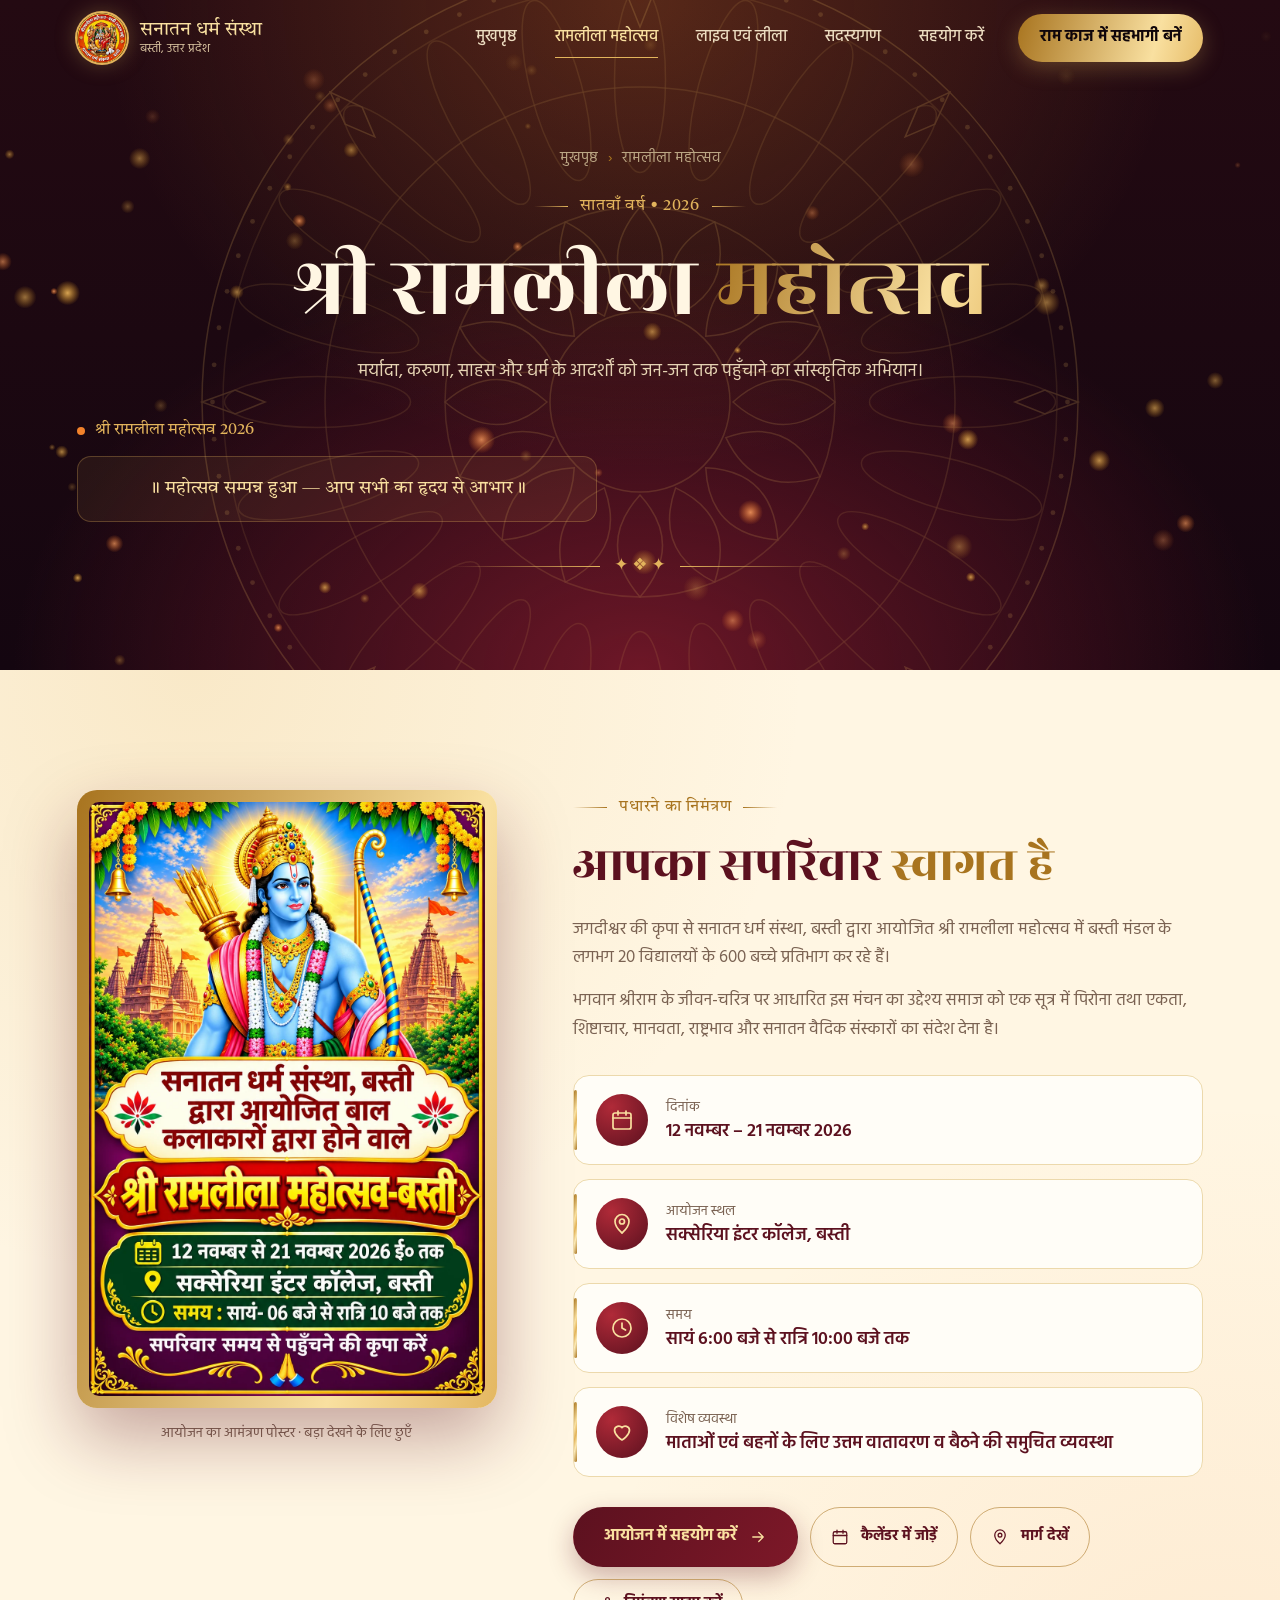
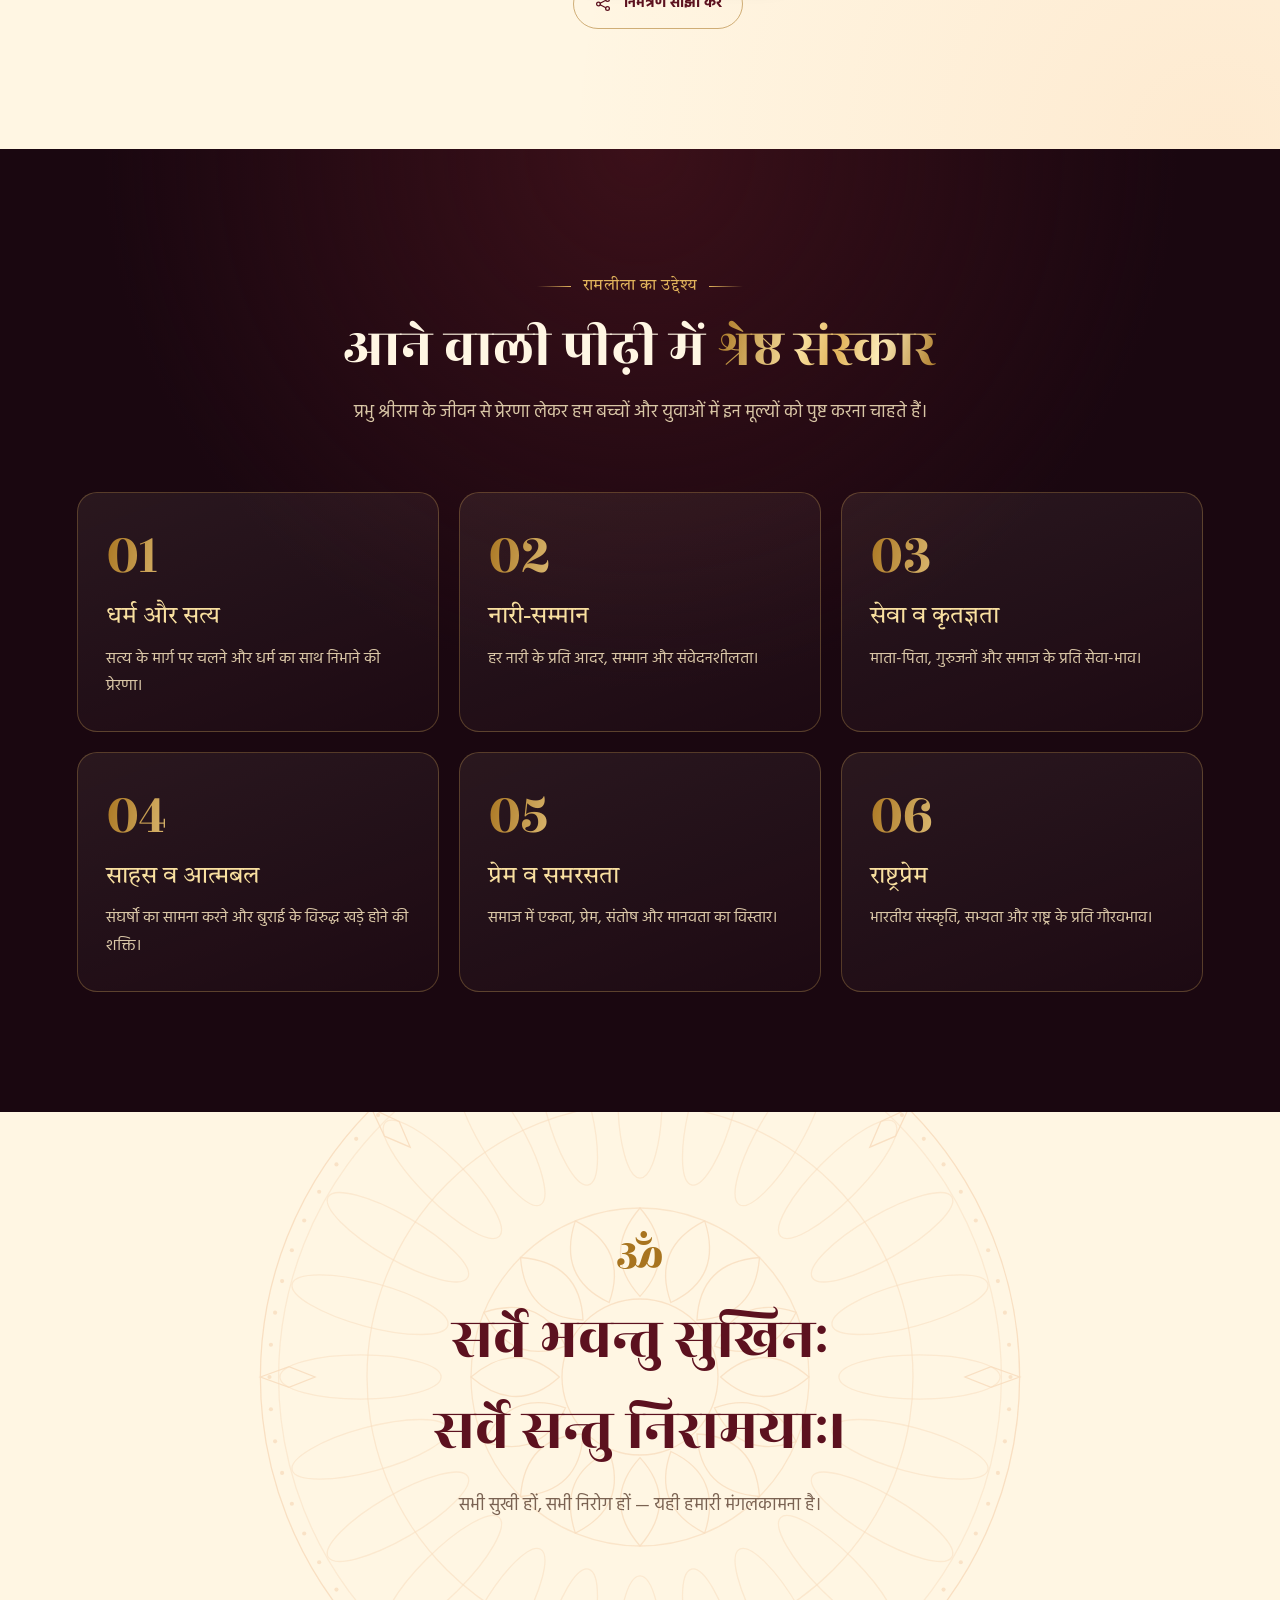
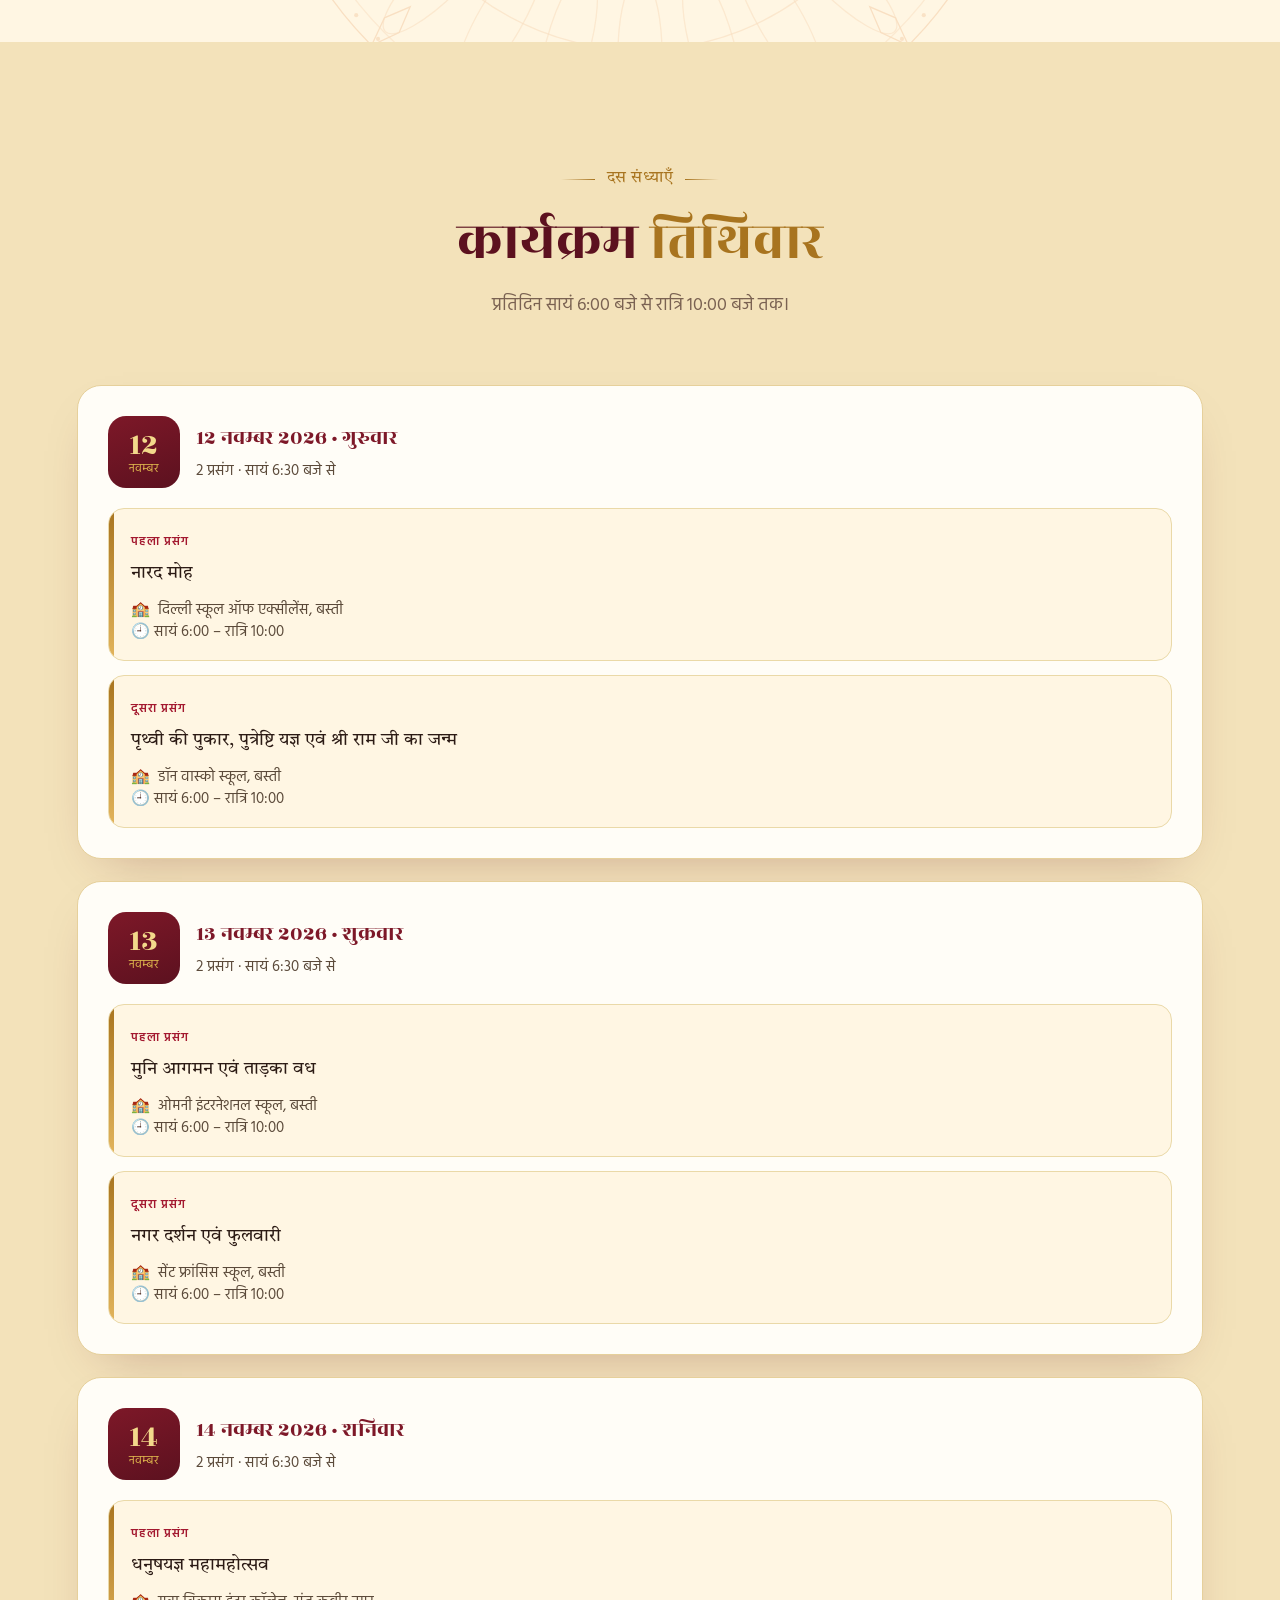
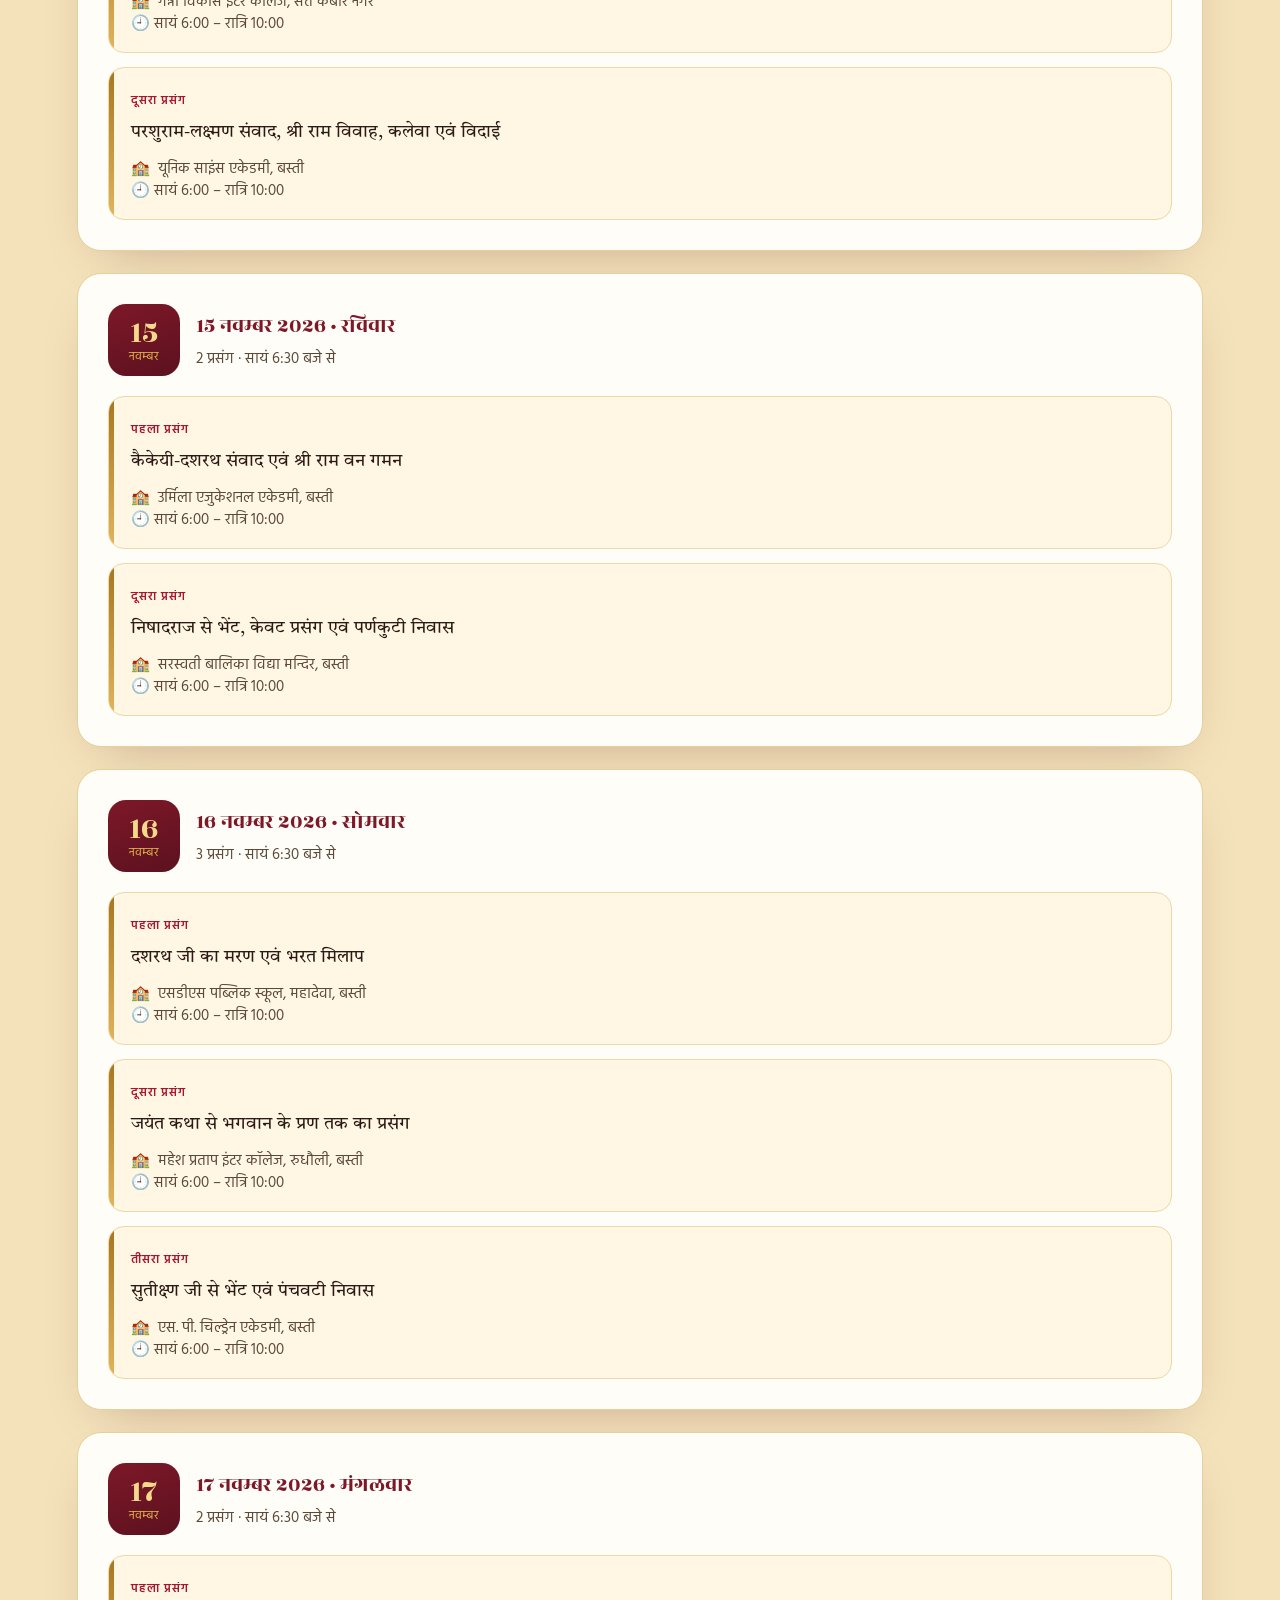
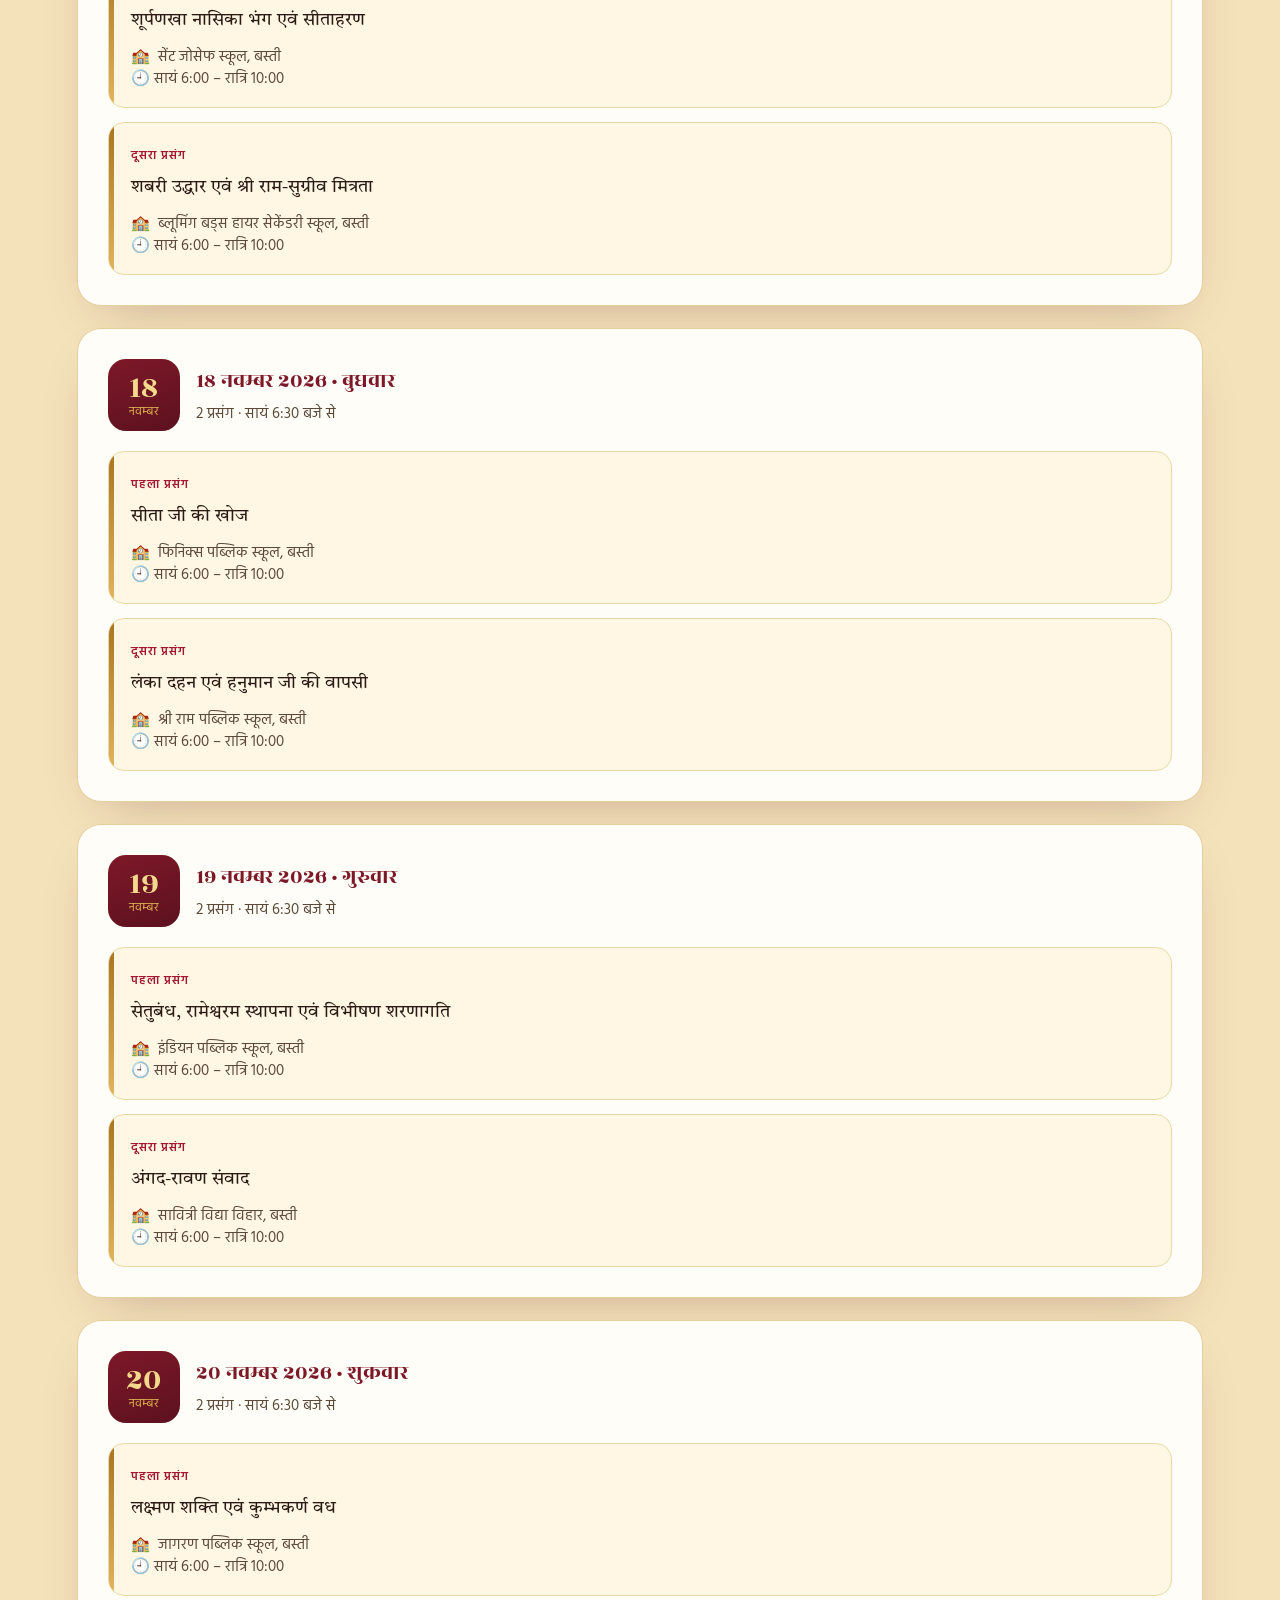
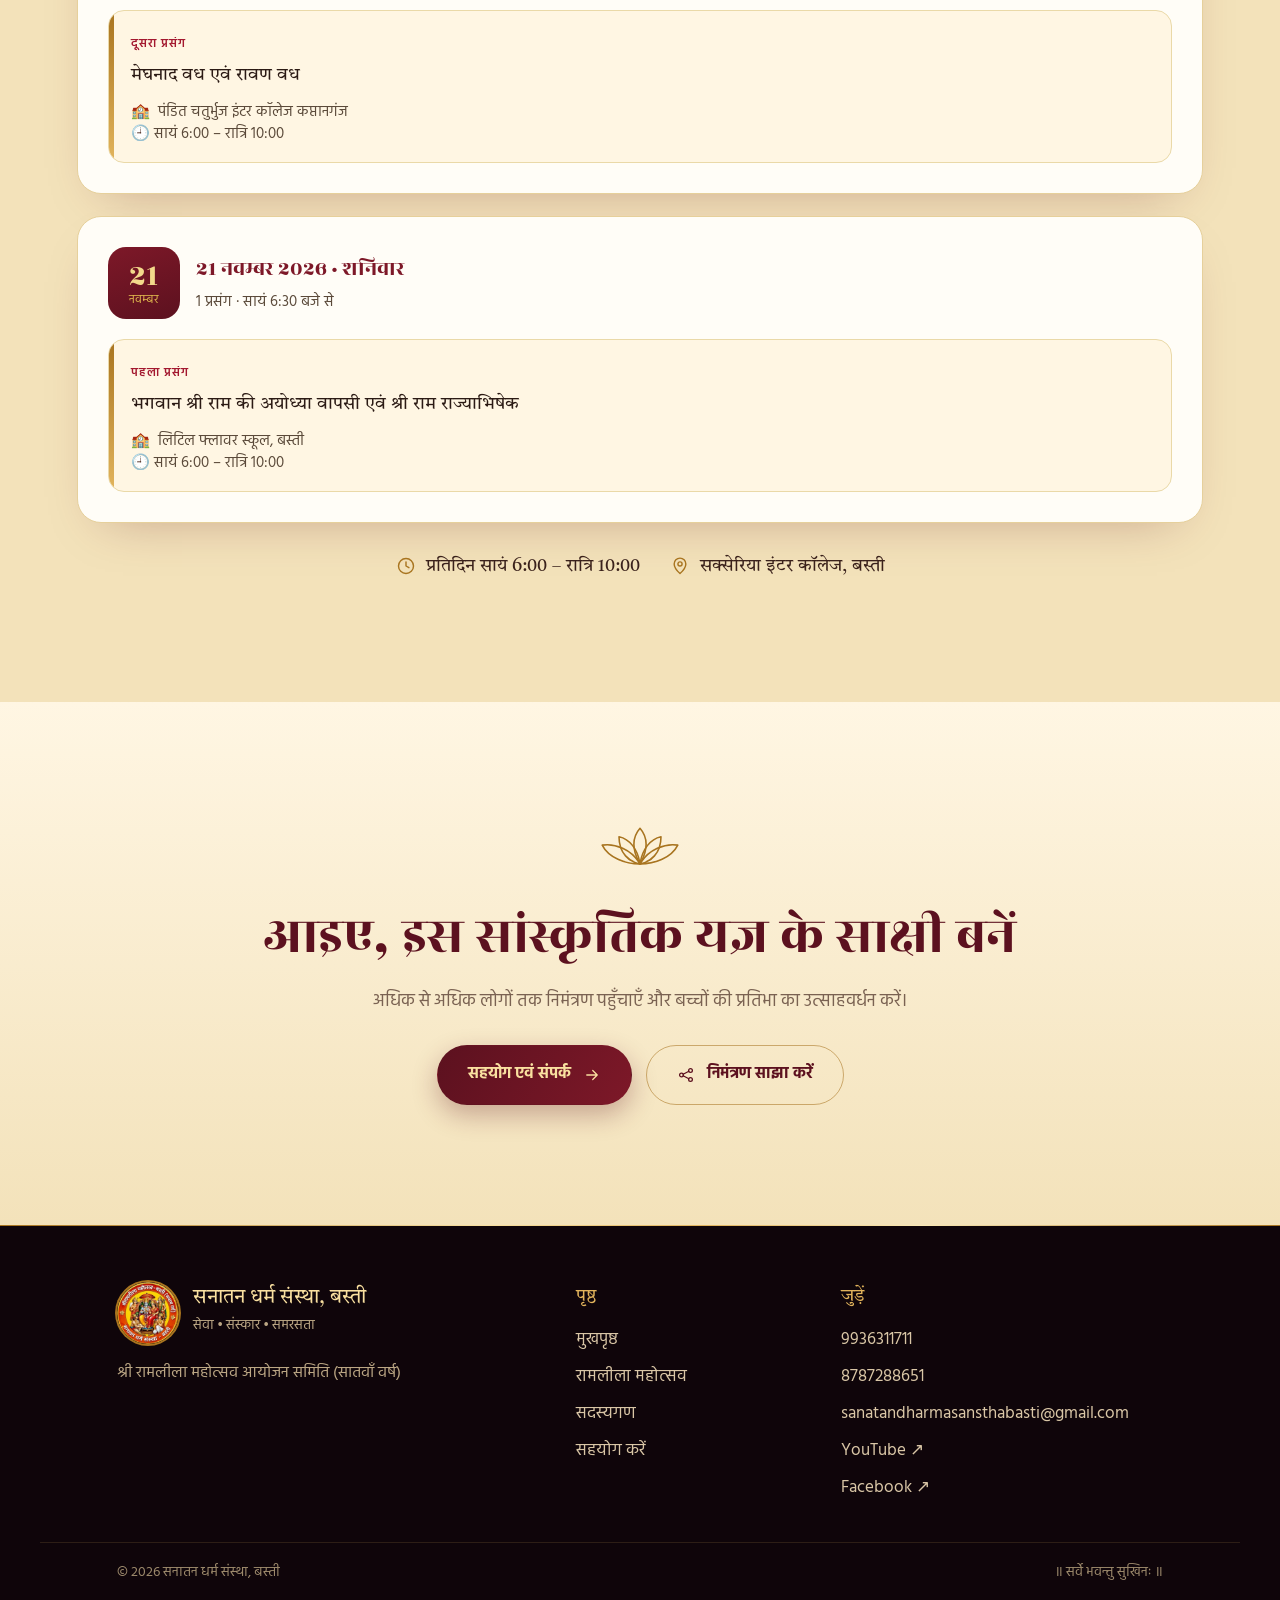
<file: mahotsav.html>
<!doctype html>
<html lang="hi">
<head>
<meta charset="utf-8">
<meta name="viewport" content="width=device-width, initial-scale=1, viewport-fit=cover">
<meta name="theme-color" content="#0f050a">
<title>श्री रामलीला महोत्सव | सनातन धर्म संस्था, बस्ती</title>
<meta name="description" content="श्री रामलीला महोत्सव 2026 — बस्ती मंडल के लगभग 20 विद्यालयों के 600 बच्चों द्वारा प्रभु श्रीराम के जीवन-चरित्र का मंचन। 12–21 नवम्बर, सक्सेरिया इंटर कॉलेज।">
<meta property="og:type" content="website">
<meta property="og:title" content="श्री रामलीला महोत्सव | सनातन धर्म संस्था, बस्ती">
<meta property="og:description" content="श्री रामलीला महोत्सव 2026 — बस्ती मंडल के लगभग 20 विद्यालयों के 600 बच्चों द्वारा प्रभु श्रीराम के जीवन-चरित्र का मंचन। 12–21 नवम्बर, सक्सेरिया इंटर कॉलेज।">
<meta property="og:image" content="https://sanatandharmasansthabasti.org/banner.jpg">
<link rel="icon" type="image/png" href="favicon.png">
<link rel="apple-touch-icon" href="icon-192.png">
<link rel="manifest" href="manifest.webmanifest">
<meta name="mobile-web-app-capable" content="yes">
<link rel="preconnect" href="https://fonts.googleapis.com">
<link rel="preconnect" href="https://fonts.gstatic.com" crossorigin>
<link href="https://fonts.googleapis.com/css2?family=Hind:wght@400;500;600;700&family=Rozha+One&family=Tiro+Devanagari+Hindi:ital@0;1&display=swap" rel="stylesheet">
<link rel="stylesheet" href="styles.css">
<script>document.documentElement.classList.add('js')</script>
<style>
/* तिथिवार कार्यक्रम */
/* सभी तिथियाँ ऊपर से नीचे, बिना क्लिक के */
.sched-all{max-width:var(--maxw);margin:0 auto;display:flex;flex-direction:column;gap:22px}
.sched-all .day-panel{margin:0;width:100%}
.sched-all .sp-list{grid-template-columns:1fr}
.sched-all .day-panel.is-today{border-color:var(--gold-deep);box-shadow:0 0 0 2px var(--gold),0 20px 50px -28px rgba(92,17,31,.45)}
.day-panel .sp-t h3{color:#7d1828}
.day-panel .sp-t p{color:#5b4a3a}
.day-panel .sp-item h4{color:#2b1a14}
.day-panel .sp-s{color:#5b4a3a}
.day-panel .sp-n{color:#a3182f}
.day-panel .sp-d b{color:#f3d98b}.day-panel .sp-d small{color:#e0b84e}
.day-hint{max-width:var(--maxw);margin:-10px auto 22px;text-align:center;color:var(--text-soft);font-size:.95rem}
.day{cursor:pointer}.day:focus-visible{outline:2px solid var(--gold-deep);outline-offset:3px}
.day.is-sel{border-color:var(--gold-deep);box-shadow:0 0 0 2px var(--gold),0 16px 34px rgba(92,17,31,.18)}
.day-panel{max-width:var(--maxw);margin:30px auto 0;padding:clamp(18px,3vw,30px);border-radius:24px;background:#fffdf7;border:1px solid #e6d09b;box-shadow:0 20px 50px -28px rgba(92,17,31,.35)}
.sp-head{display:flex;align-items:center;gap:16px;flex-wrap:wrap;margin-bottom:20px}
.sp-d{flex:none;width:72px;height:72px;display:grid;place-content:center;text-align:center;border-radius:18px;background:linear-gradient(160deg,#7d1828,var(--maroon));line-height:1.1}
.sp-d b{font-family:var(--f-display);font-weight:400;font-size:2rem;color:var(--gold-hi)}.sp-d small{font-size:.75rem;color:var(--gold)}
.sp-t h3{font-family:var(--f-display);font-weight:400;font-size:1.35rem;color:var(--maroon);margin:0}
.sp-t p{color:var(--text-soft);margin:2px 0 0;font-size:.95rem}
.sp-badge{margin-left:auto;padding:6px 16px;border-radius:99px;background:var(--maroon);color:var(--gold-hi);font-size:.85rem;font-weight:600}
.sp-list{list-style:none;margin:0;padding:0;display:grid;grid-template-columns:repeat(auto-fit,minmax(min(100%,300px),1fr));gap:14px}
.sp-item{position:relative;padding:18px 18px 16px 22px;border-radius:16px;background:var(--cream);border:1px solid #ead9a8;overflow:hidden}
.sp-item::before{content:"";position:absolute;left:0;top:0;bottom:0;width:5px;background:linear-gradient(var(--gold-deep),var(--gold))}
.sp-n{font-size:.78rem;letter-spacing:.08em;font-weight:600;color:var(--crimson)}
.sp-item h4{font-family:var(--f-serif);font-weight:400;font-size:1.15rem;line-height:1.55;color:var(--text);margin:4px 0 10px}
.sp-s{display:flex;gap:8px;color:var(--text-soft);font-size:.95rem;line-height:1.5;margin:0}
@media(max-width:640px){.sp-d{width:60px;height:60px}.sp-badge{margin-left:0}}
/* पोस्टर / बैनर चित्र */
.poster-frame picture{display:block}
.poster-frame img{display:block;width:100%;height:auto}
</style>
</head>
<body>
<div class="preloader" aria-hidden="true"><div class="preloader-inner"><div class="preloader-om">ॐ</div><small>॥ जय श्री राम ॥</small></div></div>
<div class="progress" aria-hidden="true"><i></i></div>
<header class="site-header">
  <a class="brand" href="index.html" aria-label="सनातन धर्म संस्था, बस्ती — मुखपृष्ठ">
    <img src="logo.webp" alt="" width="50" height="50">
    <span><b>सनातन धर्म संस्था</b><small>बस्ती, उत्तर प्रदेश</small></span>
  </a>
  <button class="menu-toggle" aria-label="मेन्यू खोलें" aria-expanded="false"><span></span><span></span><span></span></button>
  <nav class="nav" aria-label="मुख्य मेन्यू">
    <a href="index.html">मुखपृष्ठ</a>
    <a href="mahotsav.html" class="active" aria-current="page">रामलीला महोत्सव</a>
    <a href="live.html">लाइव एवं लीला</a>
    <a href="sadasya.html">सदस्यगण</a>
    <a href="sahyog.html">सहयोग करें</a>
    <a class="nav-cta" href="sahyog.html#payment">राम काज में सहभागी बनें</a>
  </nav>
</header>

<main id="main">
<section class="page-hero">
  <canvas data-embers aria-hidden="true"></canvas><div class="mandala" aria-hidden="true"></div>
  <nav class="crumbs reveal fade" aria-label="breadcrumb"><a href="index.html">मुखपृष्ठ</a><i>›</i><span>रामलीला महोत्सव</span></nav>
  <span class="eyebrow reveal fade">सातवाँ वर्ष • 2026</span>
  <h1 class="reveal" style="--d:1">श्री रामलीला <span class="gold-text">महोत्सव</span></h1>
  <p class="reveal" style="--d:2">मर्यादा, करुणा, साहस और धर्म के आदर्शों को जन-जन तक पहुँचाने का सांस्कृतिक अभियान।</p>
  <div class="reveal" style="--d:3;margin-top:30px"><div class="countdown" data-countdown>
  <div class="countdown-label"><i></i><span>महोत्सव आरंभ होने में शेष</span></div>
  <div class="cd-grid" role="timer">
    <div class="cd-box"><b data-u="d">00</b><span>दिन</span></div>
    <div class="cd-box"><b data-u="h">00</b><span>घंटे</span></div>
    <div class="cd-box"><b data-u="m">00</b><span>मिनट</span></div>
    <div class="cd-box"><b data-u="s">00</b><span>सेकंड</span></div>
  </div>
  <div class="countdown-msg"></div>
</div></div>
  <div class="orn reveal fade">✦ ❖ ✦</div>
</section>

<section class="section section-paper">
  <div class="event-layout">
    <div class="poster-col reveal left">
      <div class="poster-frame">
        <picture>
          <source srcset="banner.webp" type="image/webp">
                    <img src="banner.jpg" alt="श्री रामलीला महोत्सव का पोस्टर" width="626" height="939" data-zoom decoding="async" onerror="this.onerror=null;this.src='banner.png'">
        </picture>
      </div>
      <p class="note">आयोजन का आमंत्रण पोस्टर · बड़ा देखने के लिए छुएँ</p>
    </div>
    <div class="event-details reveal right">
      <span class="eyebrow dark">पधारने का निमंत्रण</span>
      <h2>आपका सपरिवार <em>स्वागत है</em></h2>
      <p>जगदीश्वर की कृपा से सनातन धर्म संस्था, बस्ती द्वारा आयोजित श्री रामलीला महोत्सव में बस्ती मंडल के लगभग 20 विद्यालयों के 600 बच्चे प्रतिभाग कर रहे हैं।</p>
      <p>भगवान श्रीराम के जीवन-चरित्र पर आधारित इस मंचन का उद्देश्य समाज को एक सूत्र में पिरोना तथा एकता, शिष्टाचार, मानवता, राष्ट्रभाव और सनातन वैदिक संस्कारों का संदेश देना है।</p>
      <div class="detail-list">
        <div class="detail"><span class="ic"><svg class="" viewBox="0 0 24 24" fill="none" stroke="currentColor" stroke-width="1.7" stroke-linecap="round" stroke-linejoin="round" aria-hidden="true"><rect x="3" y="5" width="18" height="16" rx="2"/><path d="M3 10h18M8 3v4M16 3v4"/></svg></span><div><small>दिनांक</small><b>12 नवम्बर – 21 नवम्बर 2026</b></div></div>
        <div class="detail"><span class="ic"><svg class="" viewBox="0 0 24 24" fill="none" stroke="currentColor" stroke-width="1.7" stroke-linecap="round" stroke-linejoin="round" aria-hidden="true"><path d="M12 21s7-6.2 7-11.5A7 7 0 0 0 5 9.5C5 14.8 12 21 12 21z"/><circle cx="12" cy="9.5" r="2.5"/></svg></span><div><small>आयोजन स्थल</small><b>सक्सेरिया इंटर कॉलेज, बस्ती</b></div></div>
        <div class="detail"><span class="ic"><svg class="" viewBox="0 0 24 24" fill="none" stroke="currentColor" stroke-width="1.7" stroke-linecap="round" stroke-linejoin="round" aria-hidden="true"><circle cx="12" cy="12" r="9"/><path d="M12 7v5l3.5 2"/></svg></span><div><small>समय</small><b>सायं 6:00 बजे से रात्रि 10:00 बजे तक</b></div></div>
        <div class="detail"><span class="ic"><svg class="" viewBox="0 0 24 24" fill="none" stroke="currentColor" stroke-width="1.7" stroke-linecap="round" stroke-linejoin="round" aria-hidden="true"><path d="M12 20s-7.5-4.6-7.5-10A4.3 4.3 0 0 1 12 7.6 4.3 4.3 0 0 1 19.500 10c0 5.400-7.500 10-7.500 10z"/></svg></span><div><small>विशेष व्यवस्था</small><b>माताओं एवं बहनों के लिए उत्तम वातावरण व बैठने की समुचित व्यवस्था</b></div></div>
      </div>
      <div class="btn-row">
        <a class="btn btn-maroon" href="sahyog.html">आयोजन में सहयोग करें <svg class="" viewBox="0 0 24 24" fill="none" stroke="currentColor" stroke-width="1.7" stroke-linecap="round" stroke-linejoin="round" aria-hidden="true"><path d="M5 12h14M13 6l6 6-6 6"/></svg></a>
        <a class="btn btn-line btn-sm" href="#" data-ics><svg class="" viewBox="0 0 24 24" fill="none" stroke="currentColor" stroke-width="1.7" stroke-linecap="round" stroke-linejoin="round" aria-hidden="true"><rect x="3" y="5" width="18" height="16" rx="2"/><path d="M3 10h18M8 3v4M16 3v4"/></svg>कैलेंडर में जोड़ें</a>
        <a class="btn btn-line btn-sm" href="https://www.google.com/maps/search/?api=1&query=%E0%A4%B8%E0%A4%95%E0%A5%8D%E0%A4%B8%E0%A5%87%E0%A4%B0%E0%A4%BF%E0%A4%AF%E0%A4%BE+%E0%A4%87%E0%A4%82%E0%A4%9F%E0%A4%B0+%E0%A4%95%E0%A5%89%E0%A4%B2%E0%A5%87%E0%A4%9C+%E0%A4%AC%E0%A4%B8%E0%A5%8D%E0%A4%A4%E0%A5%80" target="_blank" rel="noopener"><svg class="" viewBox="0 0 24 24" fill="none" stroke="currentColor" stroke-width="1.7" stroke-linecap="round" stroke-linejoin="round" aria-hidden="true"><path d="M12 21s7-6.2 7-11.5A7 7 0 0 0 5 9.5C5 14.8 12 21 12 21z"/><circle cx="12" cy="9.5" r="2.5"/></svg>मार्ग देखें</a>
        <a class="btn btn-line btn-sm" href="#" data-share><svg class="" viewBox="0 0 24 24" fill="none" stroke="currentColor" stroke-width="1.7" stroke-linecap="round" stroke-linejoin="round" aria-hidden="true"><circle cx="6" cy="12" r="2.500"/><circle cx="18" cy="6" r="2.500"/><circle cx="18" cy="18" r="2.500"/><path d="M8.200 11l7.600-4M8.200 13l7.600 4"/></svg>निमंत्रण साझा करें</a>
      </div>
    </div>
  </div>
</section>

<section class="section section-dark" id="uddeshya">
  <div class="sec-head reveal"><span class="eyebrow">रामलीला का उद्देश्य</span><h2>आने वाली पीढ़ी में <em>श्रेष्ठ संस्कार</em></h2><p>प्रभु श्रीराम के जीवन से प्रेरणा लेकर हम बच्चों और युवाओं में इन मूल्यों को पुष्ट करना चाहते हैं।</p></div>
  <div class="purpose"><div class="purpose-card reveal" style="--d:0"><span class="no">०१</span><h3>धर्म और सत्य</h3><p>सत्य के मार्ग पर चलने और धर्म का साथ निभाने की प्रेरणा।</p></div><div class="purpose-card reveal" style="--d:1"><span class="no">०२</span><h3>नारी-सम्मान</h3><p>हर नारी के प्रति आदर, सम्मान और संवेदनशीलता।</p></div><div class="purpose-card reveal" style="--d:2"><span class="no">०३</span><h3>सेवा व कृतज्ञता</h3><p>माता-पिता, गुरुजनों और समाज के प्रति सेवा-भाव।</p></div><div class="purpose-card reveal" style="--d:0"><span class="no">०४</span><h3>साहस व आत्मबल</h3><p>संघर्षों का सामना करने और बुराई के विरुद्ध खड़े होने की शक्ति।</p></div><div class="purpose-card reveal" style="--d:1"><span class="no">०५</span><h3>प्रेम व समरसता</h3><p>समाज में एकता, प्रेम, संतोष और मानवता का विस्तार।</p></div><div class="purpose-card reveal" style="--d:2"><span class="no">०६</span><h3>राष्ट्रप्रेम</h3><p>भारतीय संस्कृति, सभ्यता और राष्ट्र के प्रति गौरवभाव।</p></div></div>
</section>

<section class="shloka">
  <div class="mandala" aria-hidden="true"></div>
  <div class="reveal"><div class="om">ॐ</div><p class="sk">सर्वे भवन्तु सुखिनः<br>सर्वे सन्तु निरामयाः।</p><p class="tr">सभी सुखी हों, सभी निरोग हों — यही हमारी मंगलकामना है।</p></div>
</section>

<section class="section section-paper2">
  <div class="sec-head reveal"><span class="eyebrow dark">दस संध्याएँ</span><h2>कार्यक्रम <em>तिथिवार</em></h2><p>प्रतिदिन सायं 6:00 बजे से रात्रि 10:00 बजे तक।</p></div>
  <div id="sched" class="sched-all"></div>
  <div class="days-note reveal"><span><svg class="" viewBox="0 0 24 24" fill="none" stroke="currentColor" stroke-width="1.7" stroke-linecap="round" stroke-linejoin="round" aria-hidden="true"><circle cx="12" cy="12" r="9"/><path d="M12 7v5l3.5 2"/></svg>प्रतिदिन सायं 6:00 – रात्रि 10:00</span><span><svg class="" viewBox="0 0 24 24" fill="none" stroke="currentColor" stroke-width="1.7" stroke-linecap="round" stroke-linejoin="round" aria-hidden="true"><path d="M12 21s7-6.2 7-11.5A7 7 0 0 0 5 9.5C5 14.8 12 21 12 21z"/><circle cx="12" cy="9.5" r="2.5"/></svg>सक्सेरिया इंटर कॉलेज, बस्ती</span></div>
</section>

<section class="closing">
  <div class="reveal"><svg class="lotus" viewBox="0 0 80 50" fill="none" stroke="currentColor" stroke-width="1.5" stroke-linejoin="round" aria-hidden="true"><path d="M40 6c7 8 9 18 0 34-9-16-7-26 0-34z"/><path d="M40 40C30 38 20 30 20 14c10 2 18 12 20 26zM40 40c10-2 20-10 20-26-10 2-18 12-20 26z"/><path d="M40 40C26 40 10 34 4 22c12-2 28 4 36 18zM40 40c14 0 30-6 36-18-12-2-28 4-36 18z"/></svg><h2>आइए, इस सांस्कृतिक यज्ञ के साक्षी बनें</h2>
  <p>अधिक से अधिक लोगों तक निमंत्रण पहुँचाएँ और बच्चों की प्रतिभा का उत्साहवर्धन करें।</p>
  <div class="closing-actions"><a class="btn btn-maroon" href="sahyog.html">सहयोग एवं संपर्क <svg class="" viewBox="0 0 24 24" fill="none" stroke="currentColor" stroke-width="1.7" stroke-linecap="round" stroke-linejoin="round" aria-hidden="true"><path d="M5 12h14M13 6l6 6-6 6"/></svg></a><a class="btn btn-line" href="#" data-share><svg class="" viewBox="0 0 24 24" fill="none" stroke="currentColor" stroke-width="1.7" stroke-linecap="round" stroke-linejoin="round" aria-hidden="true"><circle cx="6" cy="12" r="2.500"/><circle cx="18" cy="6" r="2.500"/><circle cx="18" cy="18" r="2.500"/><path d="M8.200 11l7.600-4M8.200 13l7.600 4"/></svg>निमंत्रण साझा करें</a></div></div>
</section>
</main>

<footer class="footer">
  <div class="footer-main">
    <div>
      <div class="footer-brand"><img src="logo.webp" alt="" width="62" height="62" loading="lazy"><div><b>सनातन धर्म संस्था, बस्ती</b><small>सेवा • संस्कार • समरसता</small></div></div>
      <p class="tag">श्री रामलीला महोत्सव आयोजन समिति (सातवाँ वर्ष)</p>
    </div>
    <div>
      <h4>पृष्ठ</h4>
      <ul><li><a href="index.html">मुखपृष्ठ</a></li><li><a href="mahotsav.html">रामलीला महोत्सव</a></li><li><a href="sadasya.html">सदस्यगण</a></li><li><a href="sahyog.html">सहयोग करें</a></li></ul>
    </div>
    <div>
      <h4>जुड़ें</h4>
      <ul>
        <li><a href="tel:9936311711">9936311711</a></li>
        <li><a href="tel:8787288651">8787288651</a></li>
        <li><a href="mailto:sanatandharmasansthabasti@gmail.com">sanatandharmasansthabasti@gmail.com</a></li>
        <li><a href="https://www.youtube.com/@sanatandharmsanstha" target="_blank" rel="noopener">YouTube ↗</a></li>
        <li><a href="https://www.facebook.com/sanatandharmsanstha/?locale=hi_IN" target="_blank" rel="noopener">Facebook ↗</a></li>
      </ul>
    </div>
  </div>
  <div class="footer-bottom"><span>© 2026 सनातन धर्म संस्था, बस्ती</span><span>॥ सर्वे भवन्तु सुखिनः ॥</span></div>
</footer>
<nav class="dock" aria-label="त्वरित कार्य">
  <a href="tel:9936311711"><svg class="" viewBox="0 0 24 24" fill="none" stroke="currentColor" stroke-width="1.7" stroke-linecap="round" stroke-linejoin="round" aria-hidden="true"><path d="M5 4h4l2 5-2.500 1.500a11 11 0 0 0 5 5L15 13l5 2v4a2 2 0 0 1-2 2A16 16 0 0 1 3 6a2 2 0 0 1 2-2z"/></svg><span>कॉल करें</span></a>
  <a href="#" data-share><svg class="" viewBox="0 0 24 24" fill="none" stroke="currentColor" stroke-width="1.7" stroke-linecap="round" stroke-linejoin="round" aria-hidden="true"><circle cx="6" cy="12" r="2.500"/><circle cx="18" cy="6" r="2.500"/><circle cx="18" cy="18" r="2.500"/><path d="M8.200 11l7.600-4M8.200 13l7.600 4"/></svg><span>साझा करें</span></a>
  <a class="dock-main" href="sahyog.html#payment"><svg class="" viewBox="0 0 24 24" fill="none" stroke="currentColor" stroke-width="1.7" stroke-linecap="round" stroke-linejoin="round" aria-hidden="true"><path d="M12 21c-5-3.500-8-6.500-8-10a4 4 0 0 1 8-1 4 4 0 0 1 8 1c0 3.500-3 6.500-8 10z"/></svg><span>सहयोग करें</span></a>
</nav>
<div class="lightbox" role="dialog" aria-modal="true" aria-label="बड़ा चित्र"><button aria-label="बंद करें">×</button><img alt=""></div>
<div class="toast" role="status" aria-live="polite"></div>
<script src="main.js"></script>
<script src="schedule.js"></script>
<script>
(function(){
  var box=document.getElementById('sched'),td=scheduleToday();
  for(var d=12;d<=21;d++){
    var el=document.createElement('section');
    el.className='day-panel'+(td===d?' is-today':'');
    el.id='din-'+d;
    box.appendChild(el);
    renderSchedule(d,el);
  }
  /* हर विद्यालय की प्रस्तुति का समय: सायं 6:00 – रात्रि 10:00 */
  var TM='सायं 6:00 – रात्रि 10:00';
  var re=/(सायं|शाम|रात्रि)?\s*[0-9०-९]{1,2}[:.][0-9०-९]{2}\s*(बजे)?(\s*(–|-|से|to)\s*(सायं|शाम|रात्रि)?\s*[0-9०-९]{1,2}[:.][0-9०-९]{2}\s*(बजे)?(\s*तक)?)?/;
  document.querySelectorAll('#sched .sp-item').forEach(function(it){
    var done=false,w=document.createTreeWalker(it,NodeFilter.SHOW_TEXT,null);
    while(w.nextNode()){var n=w.currentNode;if(re.test(n.nodeValue)){n.nodeValue=n.nodeValue.replace(re,TM);done=true}}
    if(!done&&!it.querySelector('.sp-time')){var p=document.createElement('p');p.className='sp-s sp-time';p.textContent='\uD83D\uDD58 '+TM;it.appendChild(p)}
  });
  if(td){var t=document.getElementById('din-'+td);if(t&&location.hash==='#schedule-today')t.scrollIntoView({behavior:'smooth',block:'start'})}
})();
</script>
</body>
</html>
</file>
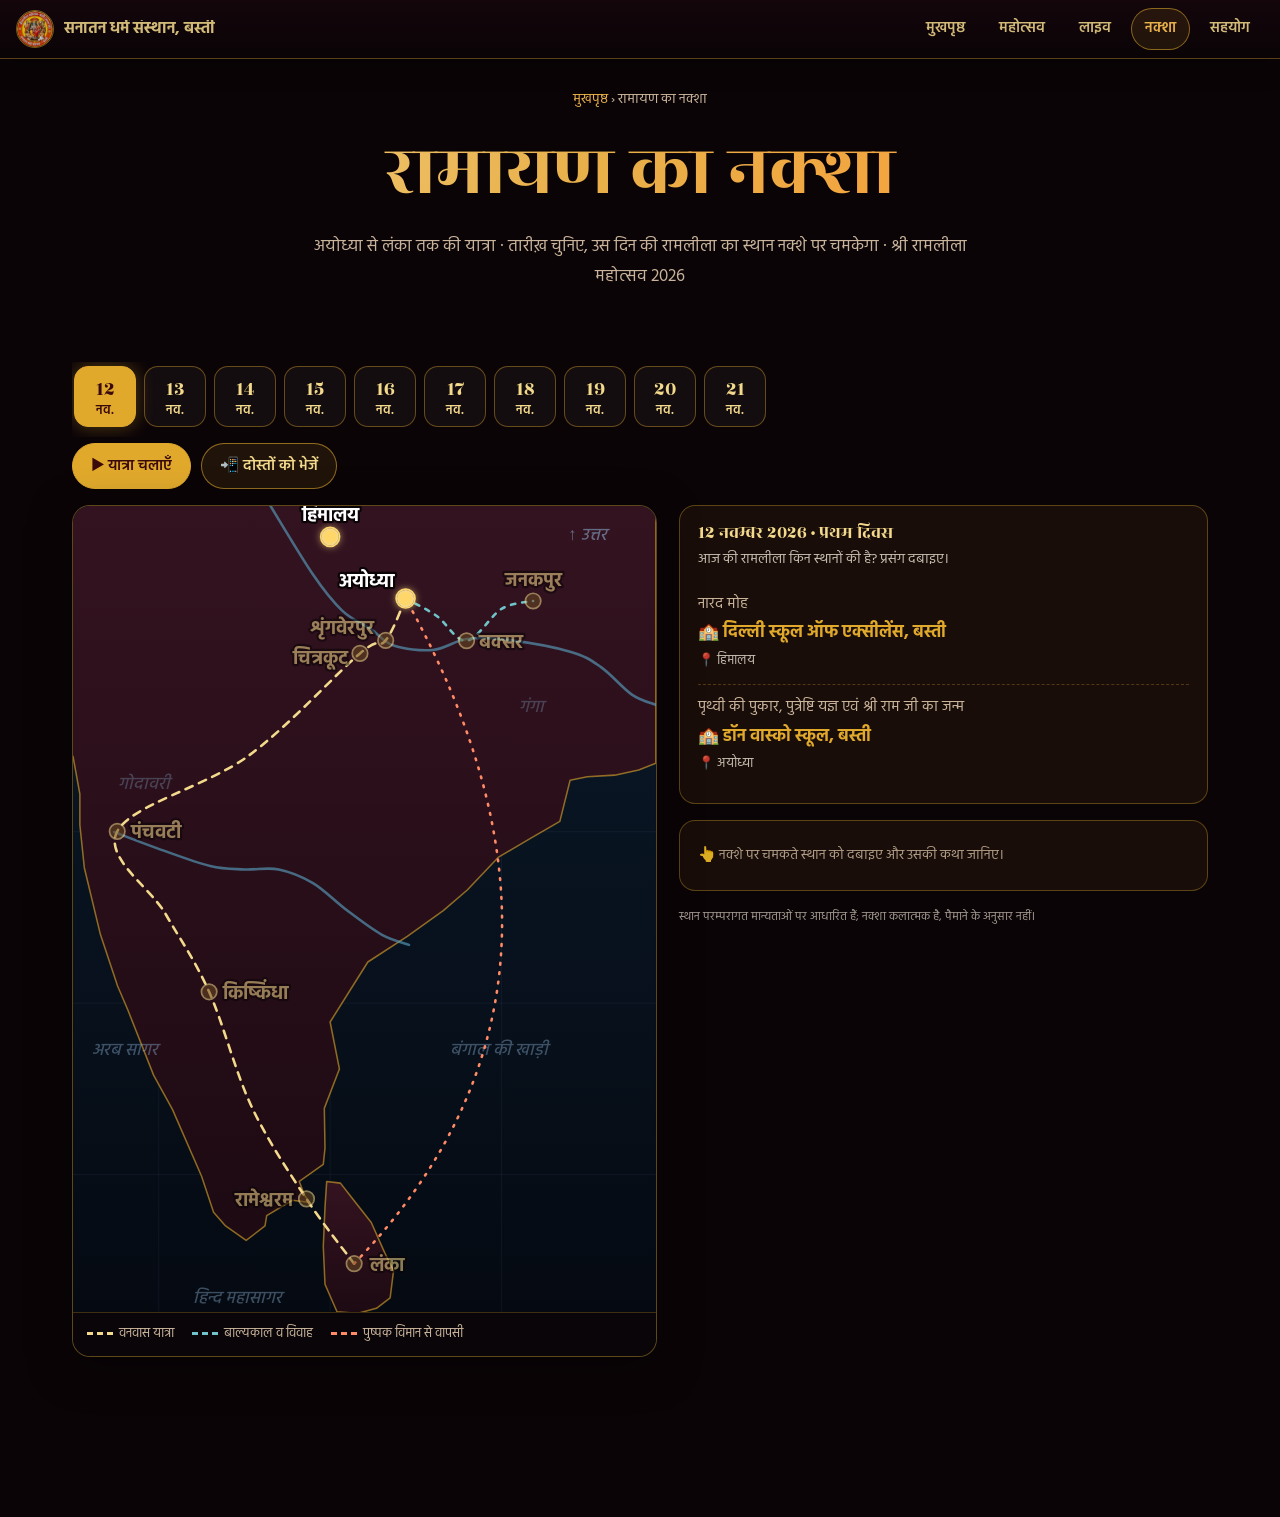
<file: ramayan-map (2).html>
<!DOCTYPE html><html lang="hi"><head><meta charset="utf-8"><meta name="viewport" content="width=device-width,initial-scale=1,viewport-fit=cover"><title>रामायण का नक्शा | सनातन धर्म संस्था, बस्ती</title><meta name="description" content="अयोध्या से लंका तक रामायण का इंटरैक्टिव नक्शा — श्री रामलीला महोत्सव बस्ती, 12 से 21 नवम्बर 2026।"><meta name="theme-color" content="#0b0407"><link rel="icon" href="logo.webp"><link rel="preconnect" href="https://fonts.googleapis.com"><link rel="preconnect" href="https://fonts.gstatic.com" crossorigin><link href="https://fonts.googleapis.com/css2?family=Hind:wght@400;500;600;700&family=Rozha+One&family=Tiro+Devanagari+Hindi:ital@0;1&display=swap" rel="stylesheet"><link rel="stylesheet" href="style1.css">
<style>
html,body{max-width:100%;overflow-x:hidden}
body{background:#0b0407;color:#f1e7d8}
.mp{--g:var(--gold,#e0a92c);--g2:#f3d98b;--tx:var(--mut,#e8dccb)}
.mp-tabs{display:flex;gap:8px;overflow-x:auto;padding:4px 2px 10px;-webkit-overflow-scrolling:touch;scroll-snap-type:x proximity;scrollbar-width:thin}
.mp-tabs button{flex:0 0 auto;min-width:62px;min-height:56px;padding:8px 10px;border-radius:14px;border:1px solid rgba(224,169,44,.4);background:rgba(255,255,255,.04);color:#f3d98b;font:600 .8rem Hind,sans-serif;cursor:pointer;scroll-snap-align:start;line-height:1.2}
.mp-tabs button b{display:block;font:400 1.25rem "Rozha One",serif}
.mp-tabs button.on{background:#e0a92c;color:#3a0a0a;border-color:#e0a92c;box-shadow:0 0 18px rgba(224,169,44,.35)}
.mp-bar{display:flex;gap:10px;flex-wrap:wrap;margin:6px 0 16px}
.mp-btn{padding:10px 18px;border-radius:999px;border:1px solid rgba(224,169,44,.6);background:rgba(224,169,44,.1);color:#f3d98b;font:600 .95rem Hind,sans-serif;cursor:pointer}
.mp-btn.p{background:#e0a92c;color:#3a0a0a;border-color:#e0a92c}
.mp-grid{display:grid;grid-template-columns:minmax(0,1.05fr) minmax(0,.95fr);gap:22px;align-items:start}
.mp-map{border:1px solid rgba(224,169,44,.4);border-radius:18px;overflow:hidden;background:#06090f;box-shadow:0 10px 40px rgba(0,0,0,.5)}
.mp-map svg{display:block;width:100%;height:auto}
.mp-leg{display:flex;flex-wrap:wrap;gap:8px 18px;padding:10px 14px;border-top:1px solid rgba(224,169,44,.25);font-size:.82rem;color:var(--tx);background:rgba(11,4,7,.7)}
.mp-leg i{display:inline-block;width:26px;border-top:3px dashed;vertical-align:middle;margin-right:6px}
.mp-card{border:1px solid rgba(224,169,44,.35);border-radius:16px;padding:16px 18px;background:rgba(224,169,44,.06);margin-bottom:16px}
.mp-card h3{margin:0 0 4px;font-size:1.1rem;color:#f3d98b}
.mp-card .sub2{font-size:.85rem;opacity:.8;margin-bottom:10px}
.mp-it{display:block;width:100%;text-align:left;background:none;border:0;border-top:1px dashed rgba(224,169,44,.28);padding:11px 0;color:inherit;font:inherit;cursor:pointer}
.mp-it:first-of-type{border-top:0}
.mp-it .pr{font-size:.95rem;line-height:1.55;color:var(--tx)}
.mp-it .sc{margin-top:2px;font-weight:700;color:#e0a92c}
.mp-it .lc{margin-top:2px;font-size:.82rem;opacity:.8}
.mp-it:hover .pr,.mp-it:focus-visible .pr{color:#fff}
.mp-pl h3{font-size:1.25rem}
.mp-pl .md{font-size:.85rem;opacity:.8;margin-bottom:10px}
.mp-pl p{line-height:1.75;margin:.4em 0;color:var(--tx)}
.mp-fact{margin-top:10px;padding:10px 12px;border-left:3px solid #e0a92c;background:rgba(224,169,44,.08);border-radius:0 10px 10px 0;font-size:.93rem;color:var(--tx)}
.mp-q{margin-top:12px;padding:12px;border:1px dashed rgba(224,169,44,.5);border-radius:12px}
.mp-q b{color:#f3d98b}
.mp-q .a{margin-top:8px;color:#ffd66b;font-weight:700}
.mp-chips{display:flex;gap:6px;flex-wrap:wrap;margin-top:8px}
.mp-chips button{padding:5px 11px;border-radius:999px;border:1px solid rgba(224,169,44,.5);background:none;color:#f3d98b;font:600 .82rem Hind,sans-serif;cursor:pointer}
.mp-note{font-size:.78rem;opacity:.65;margin-top:6px}
.mp-hint{font-size:.9rem;opacity:.85}
/* svg */
.lb{font:700 22px Hind,"Noto Sans Devanagari",sans-serif;fill:#f3d98b;paint-order:stroke;stroke:#0b0407;stroke-width:5px;stroke-linejoin:round;pointer-events:none}
.sea{font:italic 500 20px Hind,sans-serif;fill:#8fb4d8;opacity:.4;pointer-events:none}
.pl{cursor:pointer;outline:none}
.pl .dot{fill:#6b4a22;stroke:#f3d98b;stroke-width:2;transition:fill .3s}
.pl .ring{fill:none;stroke:#ffd66b;stroke-width:2;opacity:0}
.pl:not(.on){opacity:.55}
.pl.on .dot{fill:#ffd66b;filter:url(#glow)}
.pl.on .ring{opacity:1;animation:pr 1.8s ease-out infinite;transform-box:fill-box;transform-origin:center}
.pl.on .lb{fill:#fff}
.pl.sel{opacity:1}
.pl.sel .dot{stroke:#fff;stroke-width:3.5}
.pl:focus-visible .dot{stroke:#fff;stroke-width:4}
@keyframes pr{0%{transform:scale(.8);opacity:.9}100%{transform:scale(3.4);opacity:0}}
@keyframes march{to{stroke-dashoffset:-34}}
.rt{fill:none;stroke-linecap:round;stroke-linejoin:round;pointer-events:none}
.rt-v{stroke:#f3d98b;stroke-width:3;stroke-dasharray:9 8;animation:march 2.4s linear infinite}
.rt-c{stroke:#6fc3c9;stroke-width:3;stroke-dasharray:5 8;animation:march 2.4s linear infinite}
.rt-r{stroke:#ff8a65;stroke-width:3;stroke-dasharray:2 9;animation:march 2.4s linear infinite reverse}
@media(prefers-reduced-motion:reduce){.rt,.pl.on .ring{animation:none!important}}
@media(max-width:900px){.mp-grid{grid-template-columns:1fr}}
@media(min-width:901px){.mp-map{position:sticky;top:90px}}
@media(max-width:640px){.mp-card{padding:14px}.wrap{padding-left:max(16px,env(safe-area-inset-left));padding-right:max(16px,env(safe-area-inset-right))}.mp-btn{flex:1 1 100%;text-align:center}}
.navfb{position:fixed;top:0;left:0;right:0;z-index:10000;display:flex;align-items:center;gap:6px;padding:8px max(16px,env(safe-area-inset-right)) 8px max(16px,env(safe-area-inset-left));padding-top:max(8px,env(safe-area-inset-top));background:linear-gradient(180deg,rgba(20,6,12,.97),rgba(11,4,7,.92));backdrop-filter:blur(10px);border-bottom:1px solid rgba(224,169,44,.35);box-shadow:0 6px 24px rgba(0,0,0,.45);font-family:Hind,sans-serif;box-sizing:border-box}
.navfb .br{display:flex;align-items:center;gap:10px;color:#f3d98b;text-decoration:none;font-weight:700;font-size:1rem;line-height:1.15;border:0;padding:0;margin-right:auto;min-width:0}
.navfb .br img{width:38px;height:38px;border-radius:50%;object-fit:cover;border:1px solid rgba(224,169,44,.6);flex:0 0 auto}
.navfb .br span{overflow:hidden;text-overflow:ellipsis;white-space:nowrap}
.navfb a{color:#f3d98b;text-decoration:none;font-size:.92rem;font-weight:600;padding:7px 13px;border-radius:999px;border:1px solid transparent;white-space:nowrap}
.navfb a:hover,.navfb a.on{border-color:rgba(224,169,44,.55);background:rgba(224,169,44,.1)}
body.fbnav .ph{padding-top:28px!important}
@media(max-width:560px){.navfb .br span{display:none}.navfb a{padding:7px 10px;font-size:.86rem}}

.navfb{overflow-x:auto;scrollbar-width:none}.navfb::-webkit-scrollbar{display:none}
@media(max-width:360px){.navfb{gap:2px;padding-left:10px;padding-right:10px}.navfb a{padding:6px 8px;font-size:.8rem}.navfb .br img{width:32px;height:32px}}
</style></head><body data-p="ramayan-map.html"><div id="hdr"></div>
<div class="ph"><div class="wrap"><div class="crumb"><a href="index.html">मुखपृष्ठ</a> › रामायण का नक्शा</div><h1 class="gold">रामायण का नक्शा</h1><p class="sub">अयोध्या से लंका तक की यात्रा · तारीख़ चुनिए, उस दिन की रामलीला का स्थान नक्शे पर चमकेगा · श्री रामलीला महोत्सव 2026</p></div></div>
<section class="mp" style="padding-top:10px"><div class="wrap">
<div class="mp-tabs" id="tabs" role="tablist" aria-label="तारीख़ चुनें"></div>
<div class="mp-bar"><button class="mp-btn p" id="play" type="button">▶ यात्रा चलाएँ</button><button class="mp-btn" id="share" type="button">📲 दोस्तों को भेजें</button></div>
<div class="mp-grid">
 <div class="mp-map"><div id="map"></div>
  <div class="mp-leg"><span><i style="border-color:#f3d98b"></i>वनवास यात्रा</span><span><i style="border-color:#6fc3c9"></i>बाल्यकाल व विवाह</span><span><i style="border-color:#ff8a65"></i>पुष्पक विमान से वापसी</span></div></div>
 <div><div class="mp-card" id="dayCard"></div><div class="mp-card mp-pl" id="placeCard" aria-live="polite"></div>
  <p class="mp-note">स्थान परम्परागत मान्यताओं पर आधारित हैं; नक्शा कलात्मक है, पैमाने के अनुसार नहीं।</p></div>
</div></div></section>
<div id="ftr"></div><script src="main.js"></script>
<script>
/* ===== डेटा: हर दिन के प्रसंग, विद्यालय और स्थान (यहीं बदलें) ===== */
const ORD=["प्रथम","द्वितीय","तृतीय","चतुर्थ","पंचम","षष्ठ","सप्तम","अष्टम","नवम","दशम"];
const D={
12:[["नारद मोह","दिल्ली स्कूल ऑफ एक्सीलेंस, बस्ती",["him"]],["पृथ्वी की पुकार, पुत्रेष्टि यज्ञ एवं श्री राम जी का जन्म","डॉन वास्को स्कूल, बस्ती",["ayo"]]],
13:[["मुनि आगमन एवं ताड़का वध","ओमनी इंटरनेशनल स्कूल, बस्ती",["bux"]],["नगर दर्शन एवं फुलवारी","सेंट फ्रांसिस स्कूल, बस्ती",["jan"]]],
14:[["धनुषयज्ञ महामहोत्सव","गन्ना विकास इंटर कॉलेज, संत कबीर नगर",["jan"]],["परशुराम-लक्ष्मण संवाद, श्री राम विवाह, कलेवा एवं विदाई","यूनिक साइंस एकेडमी, बस्ती",["jan"]]],
15:[["कैकेयी-दशरथ संवाद एवं श्री राम वन गमन","उर्मिला एजुकेशनल एकेडमी, बस्ती",["ayo"]],["निषादराज से भेंट, केवट प्रसंग एवं पर्णकुटी निवास","सरस्वती बालिका विद्या मन्दिर, बस्ती",["shr","chi"]]],
16:[["दशरथ जी का मरण एवं भरत मिलाप","एसडीएस पब्लिक स्कूल, महादेवा, बस्ती",["ayo","chi"]],["जयंत कथा से भगवान के प्रण तक का प्रसंग","महेश प्रताप इंटर कॉलेज, रुधौली, बस्ती",["chi"]],["सुतीक्ष्ण जी से भेंट एवं पंचवटी निवास","एस. पी. चिल्ड्रेन एकेडमी, बस्ती",["pan"]]],
17:[["शूर्पणखा नासिका भंग एवं सीताहरण","सेंट जोसेफ स्कूल, बस्ती",["pan"]],["शबरी उद्धार एवं श्री राम-सुग्रीव मित्रता","ब्लूमिंग बड्स हायर सेकेंडरी स्कूल, बस्ती",["kis"]]],
18:[["सीता जी की खोज","फिनिक्स पब्लिक स्कूल, बस्ती",["kis"]],["लंका दहन एवं हनुमान जी की वापसी","श्री राम पब्लिक स्कूल, बस्ती",["lan","kis"]]],
19:[["सेतुबंध, रामेश्वरम स्थापना एवं विभीषण शरणागति","इंडियन पब्लिक स्कूल, बस्ती",["ram"]],["अंगद-रावण संवाद","सावित्री विद्या विहार, बस्ती",["lan"]]],
20:[["लक्ष्मण शक्ति एवं कुम्भकर्ण वध","जागरण पब्लिक स्कूल, बस्ती",["lan"]],["मेघनाद वध एवं रावण वध","पंडित चतुर्भुज इंटर कॉलेज कप्तानगंज",["lan"]]],
21:[["भगवान श्री राम की अयोध्या वापसी एवं श्री राम राज्याभिषेक","लिटिल फ्लावर स्कूल, बस्ती",["ayo"]]]
};
const L=(lo,la)=>[(lo-72.5)*40,(29.5-la)*40];
const P={
him:{n:"हिमालय",e:"🏔️",c:L(80.0,28.6),lb:[0,-18,"middle"],w:"हिमालय क्षेत्र",s:"देवर्षि नारद ने हिमालय की एक पावन गुफा में कठोर तप किया। तप के बाद उन्हें अभिमान हो गया कि उन्होंने काम पर विजय पा ली है। यहीं से नारद मोह का प्रसंग शुरू होता है, जो आगे चलकर श्री राम के अवतार की भूमिका बनाता है।",f:"भगवान ने नारद का अभिमान दूर करने के लिए ही माया रची थी।",q:"नारद मुनि को किस बात का अभिमान हुआ?",a:"कि उन्होंने काम (कामदेव) पर विजय पा ली है"},
ayo:{n:"अयोध्या",e:"🏯",c:L(82.2,26.8),lb:[-14,-14,"end"],w:"अयोध्या, उत्तर प्रदेश (सरयू तट)",s:"कोसल राज्य की राजधानी और श्री राम की जन्मभूमि। राजा दशरथ के यज्ञ से चार पुत्र हुए: राम, भरत, लक्ष्मण और शत्रुघ्न। कैकेयी के वचनों के कारण यहीं से वनवास शुरू हुआ और चौदह वर्ष बाद यहीं राम का राज्याभिषेक हुआ।",f:"'अयोध्या' का अर्थ है, जिसे युद्ध में जीता न जा सके।",q:"अयोध्या किस नदी के किनारे बसी है?",a:"सरयू नदी"},
bux:{n:"बक्सर",e:"🔥",c:L(83.98,25.57),lb:[14,8,"start"],w:"सिद्धाश्रम (बक्सर), बिहार",s:"महर्षि विश्वामित्र के आश्रम में यज्ञ में राक्षस विघ्न डालते थे। राम और लक्ष्मण पहली बार अयोध्या से बाहर आकर यहाँ पहुँचे। राम ने ताड़का का वध किया और सुबाहु को मारकर यज्ञ की रक्षा की।",f:"यह राम की पहली बड़ी वीरता थी, तब वे किशोर थे।",q:"विश्वामित्र के यज्ञ में विघ्न डालने वाली राक्षसी कौन थी?",a:"ताड़का"},
jan:{n:"जनकपुर",e:"🏹",c:L(85.92,26.73),lb:[0,-18,"middle"],w:"जनकपुर (मिथिला), आज का नेपाल",s:"राजा जनक की नगरी। फुलवारी में राम और सीता की पहली भेंट हुई। स्वयंवर में राम ने शिव जी का धनुष तोड़ा, परशुराम जी का क्रोध शान्त हुआ और राम-सीता का विवाह हुआ।",f:"सीता जी को 'जानकी' और 'मैथिली' इसी नगरी के कारण कहा जाता है।",q:"स्वयंवर में शिव जी का धनुष किसने तोड़ा?",a:"श्री राम ने"},
shr:{n:"शृंगवेरपुर",e:"⛵",c:L(81.62,25.58),lb:[-14,-8,"end"],w:"शृंगवेरपुर, प्रयागराज के पास, उत्तर प्रदेश",s:"वन जाते समय राम-सीता-लक्ष्मण गंगा किनारे इस नगरी पहुँचे। निषादराज गुह ने प्रेम से उनका स्वागत किया। केवट ने पहले प्रभु के चरण धोए, फिर अपनी नाव से उन्हें गंगा पार कराई।",f:"केवट ने उतराई नहीं ली; कहा कि आप भवसागर पार कराते हैं, मैं तो नदी पार करा रहा हूँ।",q:"गंगा पार कराने वाला कौन था?",a:"केवट (निषादराज गुह के राज्य में)"},
chi:{n:"चित्रकूट",e:"🛖",c:L(80.87,25.2),lb:[-14,12,"end"],w:"चित्रकूट, उत्तर प्रदेश व मध्य प्रदेश की सीमा",s:"वनवास के आरम्भिक दिनों में राम ने चित्रकूट में पर्णकुटी बनाई। यहीं जयंत ने सीता जी की परीक्षा लेने की धृष्टता की। पिता के निधन के बाद भरत सेना के साथ राम को मनाने आए। राम नहीं लौटे तो भरत उनकी चरण-पादुकाएँ लेकर गए।",f:"भरत ने चौदह वर्ष खड़ाऊँ को सिंहासन पर रखकर राज्य चलाया।",q:"भरत राम से क्या लेकर लौटे?",a:"उनकी चरण-पादुकाएँ (खड़ाऊँ)"},
pan:{n:"पंचवटी",e:"🌳",c:L(73.79,20.01),lb:[16,8,"start"],w:"पंचवटी, नासिक (गोदावरी तट), महाराष्ट्र",s:"दंडकारण्य में गोदावरी के किनारे पाँच वट वृक्षों के पास राम ने पर्णकुटी बनाई। यहीं शूर्पणखा का प्रसंग हुआ, खर-दूषण से युद्ध हुआ और स्वर्ण मृग के छल से रावण ने सीता जी का हरण किया।",f:"जटायु ने सीता जी को बचाने के लिए रावण से युद्ध किया था।",q:"सीता जी का हरण किसने किया?",a:"रावण ने"},
kis:{n:"किष्किंधा",e:"🐒",c:L(76.47,15.33),lb:[16,8,"start"],w:"किष्किंधा / ऋष्यमूक (पंपा), हम्पी क्षेत्र, कर्नाटक",s:"पंपा सरोवर के पास शबरी ने राम को प्रेम से जूठे बेर खिलाए। ऋष्यमूक पर्वत पर राम की हनुमान जी और सुग्रीव से मित्रता हुई। यहीं से वानर सेना सीता जी की खोज में चारों दिशाओं में निकली।",f:"हनुमान जी की राम से पहली भेंट ब्राह्मण का रूप धरकर हुई थी।",q:"राम की हनुमान जी से पहली भेंट कहाँ हुई?",a:"ऋष्यमूक पर्वत के पास"},
ram:{n:"रामेश्वरम",e:"🕉️",c:L(79.31,9.29),lb:[-16,8,"end"],w:"रामेश्वरम, तमिलनाडु",s:"समुद्र किनारे विभीषण राम की शरण में आए। राम ने यहाँ शिवलिंग की स्थापना की और नल-नील की सहायता से वानर सेना ने समुद्र पर सेतु बनाया। रामेश्वरम चार धामों में से एक है।",f:"कहा जाता है कि सेतु के पत्थरों पर 'राम' नाम लिखने से वे पानी पर तैर गए।",q:"रामेश्वरम में राम ने किसकी स्थापना की?",a:"शिवलिंग की"},
lan:{n:"लंका",e:"🔱",c:L(80.7,7.4),lb:[18,8,"start"],w:"लंका, आज का श्रीलंका (परम्परागत मान्यता)",s:"रावण की स्वर्णनगरी। अशोक वाटिका में सीता जी रहीं। हनुमान जी ने लंका दहन किया, अंगद ने रावण की सभा में पाँव जमाया। फिर लक्ष्मण को शक्ति लगी, कुम्भकर्ण और मेघनाद मारे गए और राम ने रावण का वध किया।",f:"संजीवनी बूटी लाने के लिए हनुमान जी पूरा पर्वत उठा लाए थे।",q:"लंका दहन किसने किया?",a:"हनुमान जी ने"}
};
/* ===== नक्शा ===== */
const W=680,H=940,NS="http://www.w3.org/2000/svg";
const poly=a=>a.map(([lo,la],i)=>(i?"L":"M")+L(lo,la).map(v=>v.toFixed(1)).join(" ")).join(" ")+"Z";
const smooth=p=>{let d="M"+p[0][0].toFixed(1)+" "+p[0][1].toFixed(1);for(let i=0;i<p.length-1;i++){const a=p[i-1]||p[i],b=p[i],c=p[i+1],e=p[i+2]||c;d+=" C"+(b[0]+(c[0]-a[0])/6).toFixed(1)+" "+(b[1]+(c[1]-a[1])/6).toFixed(1)+" "+(c[0]-(e[0]-b[0])/6).toFixed(1)+" "+(c[1]-(e[1]-b[1])/6).toFixed(1)+" "+c[0].toFixed(1)+" "+c[1].toFixed(1)}return d};
const INDIA=[[72,30],[72,21.9],[72.5,22.2],[72.7,21.1],[72.7,20.2],[72.83,18.95],[73.3,17.0],[73.8,15.5],[74.1,14.8],[74.85,12.9],[75.4,11.9],[76.25,9.95],[76.6,8.9],[76.95,8.5],[77.55,8.08],[78.1,8.5],[78.15,8.8],[78.9,9.25],[79.3,9.2],[79.42,9.17],[79.25,9.4],[79.1,9.8],[79.8,10.3],[79.85,10.77],[79.83,11.93],[80.27,13.08],[80.0,14.45],[81.1,16.2],[82.25,16.95],[83.3,17.7],[84.0,18.3],[84.9,19.25],[85.83,19.8],[86.7,20.3],[87.0,21.5],[87.5,21.6],[88.3,21.65],[89.0,21.8],[89.5,22.0],[89.5,30]];
const LANKA=[[79.85,9.05],[79.9,9.8],[80.3,9.75],[80.65,9.3],[81.2,8.6],[81.6,7.7],[81.85,7.2],[81.75,6.4],[81.35,6.1],[80.8,5.95],[80.2,6.0],[79.85,6.8],[79.8,7.9]];
const GANGA=[[78.2,29.6],[79.5,27.5],[80.35,26.45],[81.2,25.9],[81.85,25.43],[83.0,25.3],[83.98,25.62],[85.14,25.6],[87.0,25.25],[87.9,24.8],[88.8,24.0],[89.5,23.7]].map(([a,b])=>L(a,b));
const GODA=[[73.7,19.99],[75.0,19.5],[76.5,19.0],[77.5,18.9],[78.5,18.9],[79.5,18.5],[80.5,17.7],[81.5,17.0],[82.3,16.7]].map(([a,b])=>L(a,b));
const c=id=>P[id].c;
const VAN=smooth([c("ayo"),c("shr"),c("chi"),L(77.6,22.2),c("pan"),L(75.2,17.6),c("kis"),L(77.7,12.0),c("ram"),c("lan")]);
const CHILD=smooth([c("ayo"),L(83.1,26.3),c("bux"),L(85.0,26.5),c("jan")]);
const RET="M"+c("lan").join(" ")+" Q 640 560 "+c("ayo").join(" ");
let grid="";for(let lo=75;lo<=90;lo+=5){const x=(lo-72.5)*40;grid+=`<line x1="${x}" y1="0" x2="${x}" y2="${H}"/>`}for(let la=10;la<=30;la+=5){const y=(29.5-la)*40;grid+=`<line x1="0" y1="${y}" x2="${W}" y2="${y}"/>`}
let pls="";for(const id in P){const p=P[id],[x,y]=p.c,[dx,dy,an]=p.lb;pls+=`<g class="pl" data-id="${id}" tabindex="0" role="button" aria-label="${p.n}"><circle r="30" cx="${x}" cy="${y}" fill="transparent"/><circle class="ring" r="11" cx="${x}" cy="${y}"/><circle class="dot" r="9" cx="${x}" cy="${y}"/><text class="lb" x="${x+dx}" y="${y+dy}" text-anchor="${an}">${p.n}</text></g>`}
document.getElementById("map").innerHTML=`<svg viewBox="0 0 ${W} ${H}" role="group" aria-label="रामायण का नक्शा: अयोध्या से लंका तक"><defs><linearGradient id="sea" x1="0" y1="0" x2="0" y2="1"><stop offset="0" stop-color="#0b1a2b"/><stop offset="1" stop-color="#050a12"/></linearGradient><linearGradient id="land" x1="0" y1="0" x2="0" y2="1"><stop offset="0" stop-color="#341320"/><stop offset="1" stop-color="#1d0a13"/></linearGradient><filter id="glow" x="-150%" y="-150%" width="400%" height="400%"><feGaussianBlur stdDeviation="5" result="b"/><feMerge><feMergeNode in="b"/><feMergeNode in="SourceGraphic"/></feMerge></filter></defs><rect width="${W}" height="${H}" fill="url(#sea)"/><g stroke="#8fb4d8" stroke-opacity=".08" stroke-width="1">${grid}</g><path d="${poly(INDIA)}" fill="url(#land)" stroke="#e0a92c" stroke-opacity=".6" stroke-width="1.8" stroke-linejoin="round"/><path d="${poly(LANKA)}" fill="url(#land)" stroke="#e0a92c" stroke-opacity=".6" stroke-width="1.8" stroke-linejoin="round"/><path d="${smooth(GANGA)}" fill="none" stroke="#5aa7c9" stroke-opacity=".6" stroke-width="3" stroke-linecap="round"/><path d="${smooth(GODA)}" fill="none" stroke="#5aa7c9" stroke-opacity=".6" stroke-width="3" stroke-linecap="round"/><text class="sea" x="22" y="640">अरब सागर</text><text class="sea" x="440" y="640">बंगाल की खाड़ी</text><text class="sea" x="140" y="930">हिन्द महासागर</text><text class="sea" x="600" y="40" text-anchor="middle" style="opacity:.55">↑ उत्तर</text><text class="sea" x="52" y="330" style="opacity:.3">गोदावरी</text><text class="sea" x="520" y="240" style="opacity:.3">गंगा</text><path class="rt rt-c" d="${CHILD}"/><path class="rt rt-v" d="${VAN}"/><path class="rt rt-r" d="${RET}"/>${pls}</svg>`;
/* ===== व्यवहार ===== */
const tabs=document.getElementById("tabs"),dayCard=document.getElementById("dayCard"),placeCard=document.getElementById("placeCard"),playB=document.getElementById("play");
const ist=()=>new Date(new Date().toLocaleString("en-US",{timeZone:"Asia/Kolkata"}));
let day=(()=>{const t=ist();return(t.getMonth()===10&&t.getDate()>=12&&t.getDate()<=21)?t.getDate():12})(),sel=null,timer=null;
for(let d=12;d<=21;d++){const b=document.createElement("button");b.type="button";b.dataset.d=d;b.setAttribute("role","tab");b.innerHTML="<b>"+d+"</b>नव.";b.onclick=()=>{stop();day=d;sel=null;render()};tabs.appendChild(b)}
const actLocs=d=>{const s=new Set();(D[d]||[]).forEach(i=>i[2].forEach(l=>s.add(l)));return s};
const daysOf=id=>Object.keys(D).filter(d=>D[d].some(i=>i[2].includes(id))).map(Number);
const esc=s=>String(s).replace(/[&<>"]/g,m=>({"&":"&amp;","<":"&lt;",">":"&gt;",'"':"&quot;"}[m]));
function render(){
 [...tabs.children].forEach(b=>{const on=+b.dataset.d===day;b.classList.toggle("on",on);b.setAttribute("aria-selected",on)});
 const on=tabs.querySelector(".on");if(on&&on.scrollIntoView&&!matchMedia("(prefers-reduced-motion:reduce)").matches){const r=on.getBoundingClientRect(),t=tabs.getBoundingClientRect();if(r.left<t.left||r.right>t.right)tabs.scrollTo({left:on.offsetLeft-tabs.offsetLeft-12,behavior:"smooth"})}
 const act=actLocs(day);
 document.querySelectorAll(".pl").forEach(g=>{g.classList.toggle("on",act.has(g.dataset.id));g.classList.toggle("sel",g.dataset.id===sel)});
 dayCard.innerHTML="<h3>"+day+" नवम्बर 2026 · "+ORD[day-12]+" दिवस</h3><div class=\"sub2\">आज की रामलीला किन स्थानों की है? प्रसंग दबाइए।</div>"+(D[day]||[]).map((i,k)=>'<button class="mp-it" type="button" data-k="'+k+'"><div class="pr">'+esc(i[0])+'</div><div class="sc">🏫 '+esc(i[1])+'</div><div class="lc">📍 '+i[2].map(l=>P[l].n).join(" · ")+'</div></button>').join("");
 if(!sel){placeCard.innerHTML='<p class="mp-hint">👆 नक्शे पर चमकते स्थान को दबाइए और उसकी कथा जानिए।</p>';return}
 const p=P[sel],ds=daysOf(sel);
 placeCard.innerHTML='<h3>'+p.e+' '+p.n+'</h3><div class="md">📍 '+esc(p.w)+'</div><p>'+esc(p.s)+'</p><div class="mp-fact">💡 '+esc(p.f)+'</div><div class="mp-q"><b>🧠 बताओ तो?</b> '+esc(p.q)+'<div><button class="mp-btn" type="button" id="ans" style="margin-top:8px;padding:6px 14px">उत्तर देखें</button></div><div class="a" id="ansT" hidden>✅ '+esc(p.a)+'</div></div><div class="md" style="margin-top:12px">इस स्थान की रामलीला:</div><div class="mp-chips">'+ds.map(d=>'<button type="button" data-d="'+d+'">'+d+' नव.</button>').join("")+'</div>';
 document.getElementById("ans").onclick=function(){document.getElementById("ansT").hidden=false;this.hidden=true};
 placeCard.querySelectorAll(".mp-chips button").forEach(b=>b.onclick=()=>{stop();day=+b.dataset.d;render()});
}
function pick(id,scroll){stop();sel=id;render();if(scroll&&innerWidth<=900)placeCard.scrollIntoView({behavior:"smooth",block:"nearest"})}
dayCard.addEventListener("click",e=>{const b=e.target.closest(".mp-it");if(!b)return;pick(D[day][+b.dataset.k][2][0],true)});
const map=document.getElementById("map");
map.addEventListener("click",e=>{const g=e.target.closest(".pl");if(g)pick(g.dataset.id,true)});
map.addEventListener("keydown",e=>{if(e.key!=="Enter"&&e.key!==" ")return;const g=e.target.closest(".pl");if(g){e.preventDefault();pick(g.dataset.id,true)}});
function stop(){if(timer){clearInterval(timer);timer=null}playB.textContent="▶ यात्रा चलाएँ"}
function step(){day=day>=21?12:day+1;sel=[...actLocs(day)][0]||null;render()}
playB.onclick=()=>{if(timer){stop();return}day=12;sel=[...actLocs(day)][0];render();playB.textContent="⏸ रोकें";timer=setInterval(step,5500)};
document.getElementById("share").onclick=()=>{const u=location.href,t="🙏 रामायण का नक्शा देखो, अयोध्या से लंका तक! श्री रामलीला महोत्सव बस्ती, 12 से 21 नवम्बर 2026";if(navigator.share){navigator.share({title:"रामायण का नक्शा",text:t,url:u}).catch(()=>{})}else{window.open("https://wa.me/?text="+encodeURIComponent(t+" "+u),"_blank")}};
render();
</script>
<script>
/* हैडर/मेन्यू न दिखे तो अपने-आप पीछे जाने वाला बटन-बार जुड़ जाता है */
window.addEventListener("load",function(){setTimeout(function(){
  var h=document.getElementById("hdr");
  if(h&&h.offsetHeight>20&&h.querySelector("a"))return;
  var n=document.createElement("nav");n.className="navfb";n.setAttribute("aria-label","मुख्य मेन्यू");
  n.innerHTML='<a class="br" href="index.html"><img src="logo.webp" alt="" onerror="this.remove()"><span>सनातन धर्म संस्थान, बस्ती</span></a><a href="index.html">मुखपृष्ठ</a><a href="mahotsav.html">महोत्सव</a><a href="live.html">लाइव</a><a class="on" href="ramayan-map.html">नक्शा</a><a href="sahyog.html">सहयोग</a>';
  document.body.insertBefore(n,document.body.firstChild);
  document.body.classList.add("fbnav");document.body.style.paddingTop=n.offsetHeight+"px";
},700)});
</script>
</body></html>
</file>
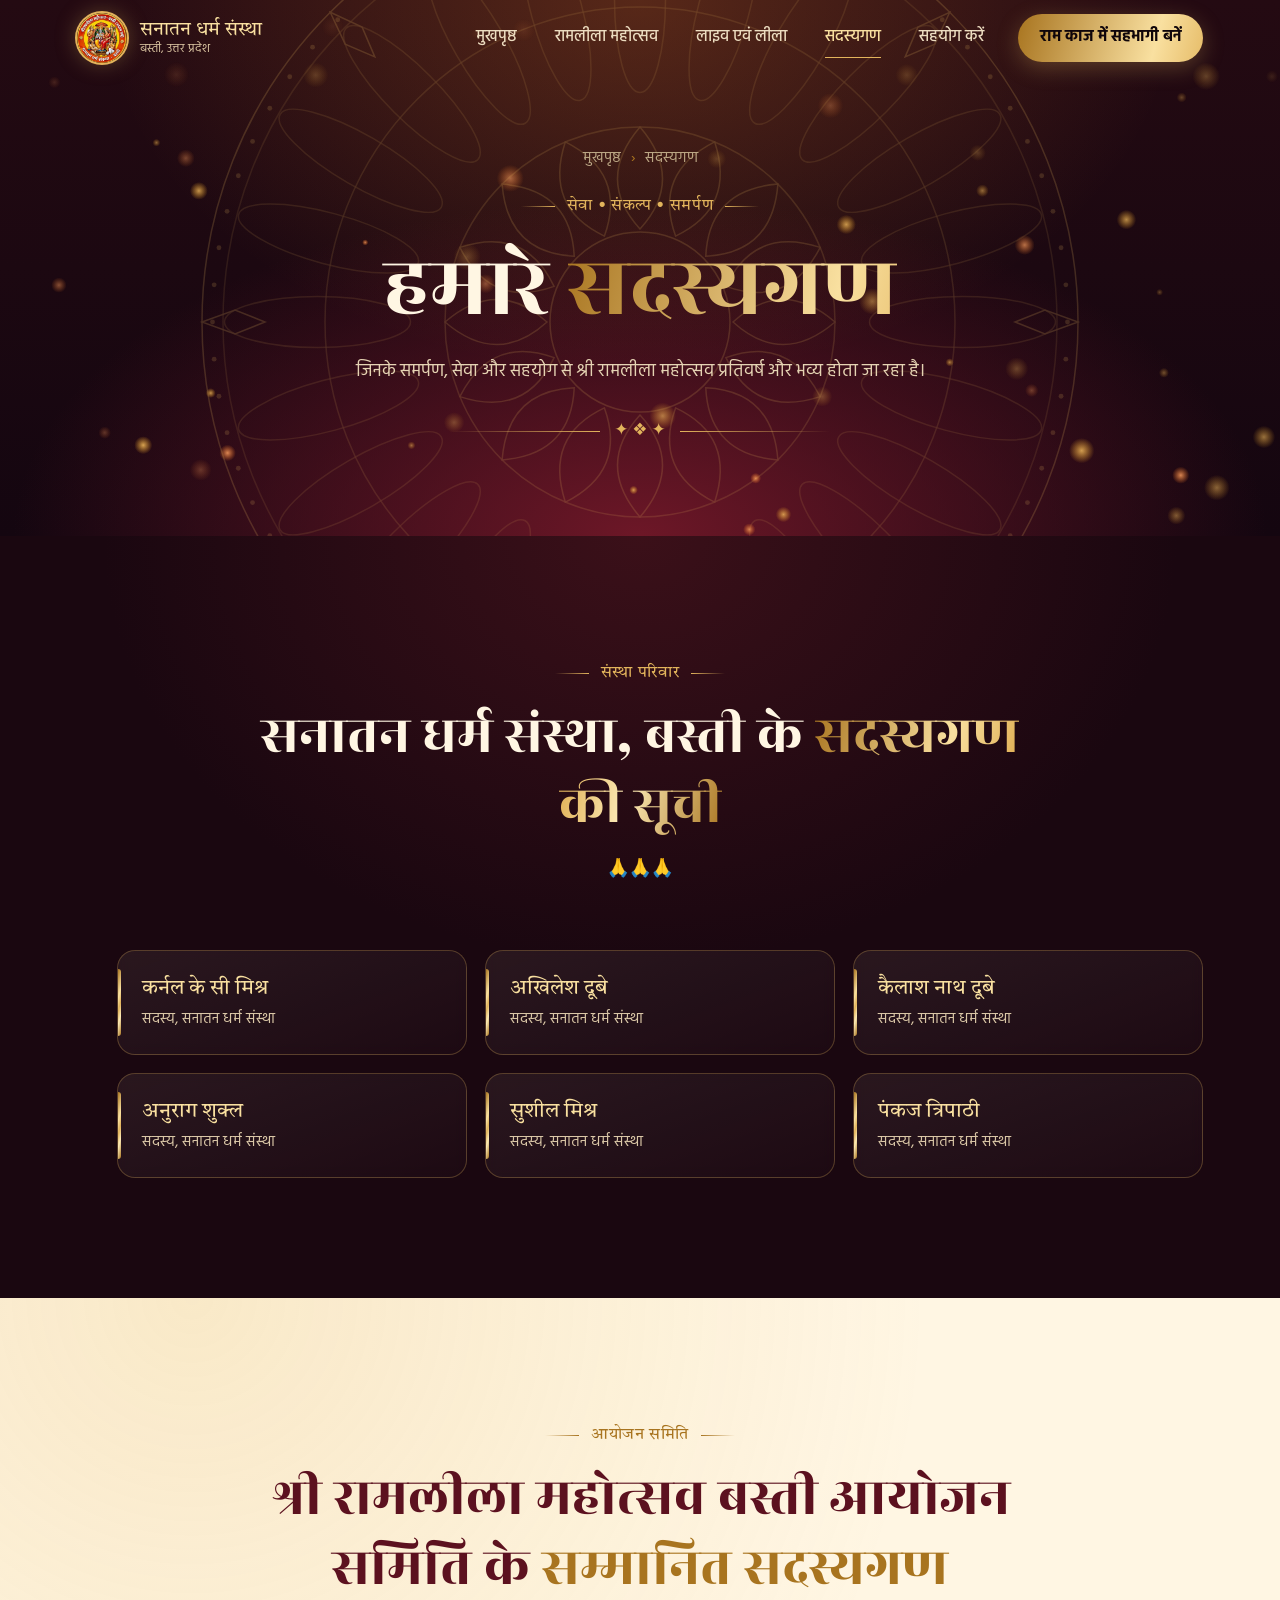
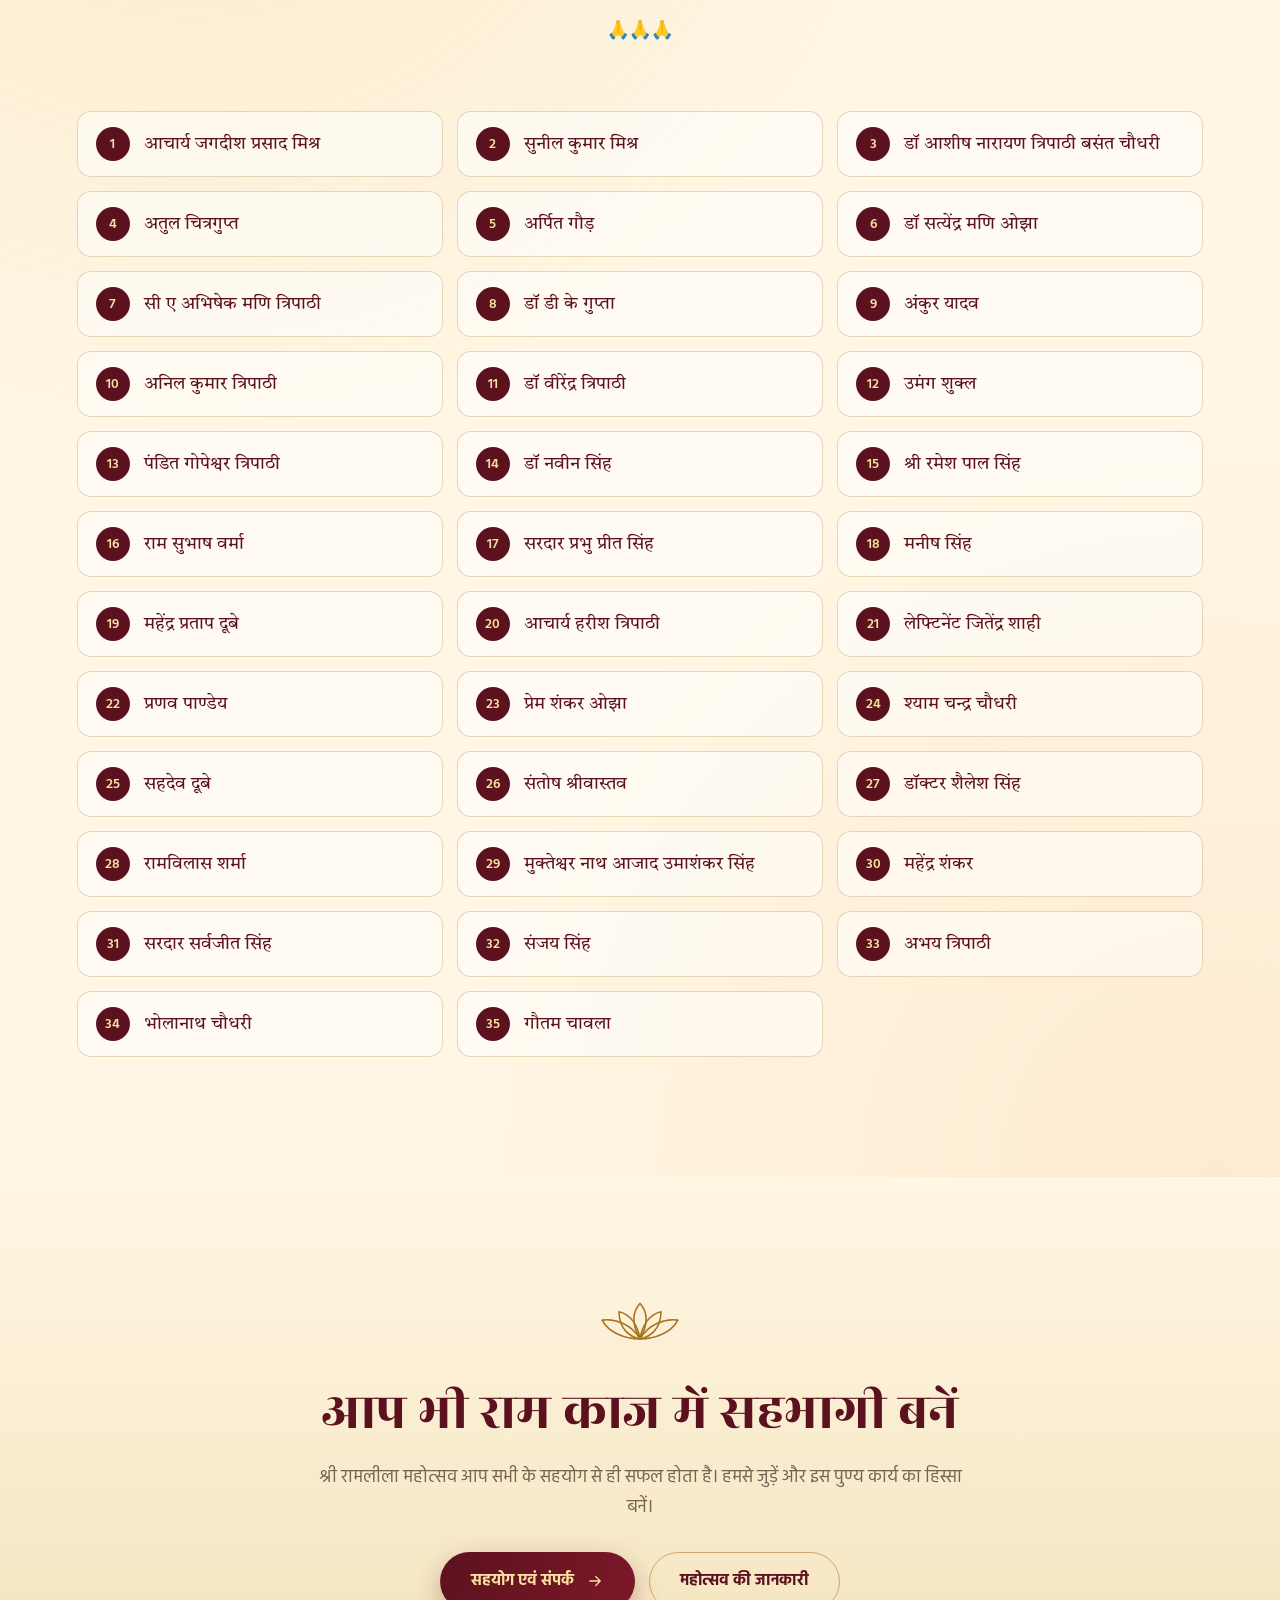
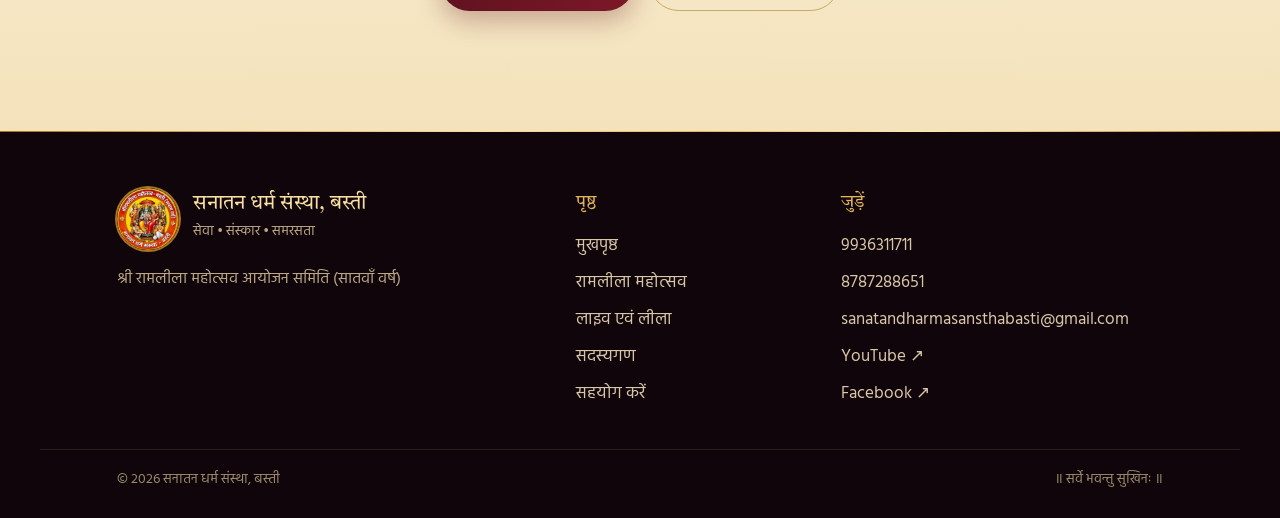
<file: sadasya (1).html>
<!doctype html>
<html lang="hi">
<head>
<meta charset="utf-8">
<meta name="viewport" content="width=device-width, initial-scale=1, viewport-fit=cover">
<meta name="theme-color" content="#0f050a">
<title>सदस्यगण | सनातन धर्म संस्था, बस्ती</title>
<meta name="description" content="सनातन धर्म संस्था, बस्ती के सदस्यगण तथा श्री रामलीला महोत्सव बस्ती आयोजन समिति के सम्मानित सदस्यगण की सूची।">
<meta property="og:type" content="website">
<meta property="og:title" content="सदस्यगण | सनातन धर्म संस्था, बस्ती">
<meta property="og:description" content="सनातन धर्म संस्था, बस्ती के सदस्यगण तथा श्री रामलीला महोत्सव बस्ती आयोजन समिति के सम्मानित सदस्यगण की सूची।">
<meta property="og:image" content="poster.webp">
<link rel="icon" type="image/png" href="favicon.png">
<link rel="apple-touch-icon" href="icon-192.png">
<link rel="manifest" href="manifest.webmanifest">
<meta name="mobile-web-app-capable" content="yes">
<link rel="preconnect" href="https://fonts.googleapis.com">
<link rel="preconnect" href="https://fonts.gstatic.com" crossorigin>
<link href="https://fonts.googleapis.com/css2?family=Hind:wght@400;500;600;700&family=Rozha+One&family=Tiro+Devanagari+Hindi:ital@0;1&display=swap" rel="stylesheet">
<link rel="stylesheet" href="styles.css">
<script>document.documentElement.classList.add('js')</script>
<style>
/* सदस्यगण page — simple name cards (no avatar / letter logo) */
.member-grid{max-width:var(--maxw);margin:0 auto;display:grid;grid-template-columns:repeat(auto-fill,minmax(260px,1fr));gap:18px}
.member-card{padding:24px 24px 22px;border:1px solid var(--line);border-radius:18px;background:linear-gradient(160deg,rgba(255,246,227,.07),rgba(255,246,227,.015));-webkit-backdrop-filter:blur(6px);backdrop-filter:blur(6px);position:relative;overflow:hidden;transition:transform .4s var(--ease),border-color .3s,box-shadow .4s}
.member-card::before{content:"";position:absolute;left:0;top:18px;bottom:18px;width:3px;border-radius:0 3px 3px 0;background:var(--gold-grad)}
.member-card:hover{transform:translateY(-5px);border-color:var(--gold);box-shadow:0 20px 44px -22px rgba(226,180,92,.5)}
.member-card b{display:block;font-family:var(--f-serif);font-weight:400;font-size:1.3rem;line-height:1.35;color:var(--gold-hi)}
.member-card small{display:block;margin-top:4px;color:#d9c6a6;font-size:.92rem}
.name-grid{max-width:var(--maxw);margin:0 auto;padding:0;list-style:none;display:grid;grid-template-columns:repeat(auto-fill,minmax(300px,1fr));gap:14px;counter-reset:n}
.name-item{counter-increment:n;display:flex;align-items:center;gap:14px;padding:15px 18px;border:1px solid rgba(168,116,31,.28);border-radius:14px;background:rgba(255,255,255,.55);color:var(--maroon);font-family:var(--f-serif);font-size:1.12rem;line-height:1.4;transition:transform .35s var(--ease),border-color .3s,box-shadow .35s,background .3s}
.name-item::before{content:counter(n);flex:none;min-width:34px;height:34px;padding:0 8px;display:grid;place-items:center;border-radius:50%;background:var(--maroon);color:var(--gold-hi);font-family:var(--f-sans);font-size:.85rem;font-weight:600}
.name-item:hover{transform:translateY(-3px);border-color:var(--gold-deep);background:#fff;box-shadow:0 14px 30px -18px rgba(92,17,31,.45)}
@media(max-width:560px){.member-grid,.name-grid{grid-template-columns:1fr}}
</style>
</head>
<body>
<div class="preloader" aria-hidden="true"><div class="preloader-inner"><div class="preloader-om">ॐ</div><small>॥ जय श्री राम ॥</small></div></div>
<div class="progress" aria-hidden="true"><i></i></div>
<header class="site-header">
  <a class="brand" href="index.html" aria-label="सनातन धर्म संस्था, बस्ती — मुखपृष्ठ">
    <img src="logo.webp" alt="" width="50" height="50">
    <span><b>सनातन धर्म संस्था</b><small>बस्ती, उत्तर प्रदेश</small></span>
  </a>
  <button class="menu-toggle" aria-label="मेन्यू खोलें" aria-expanded="false"><span></span><span></span><span></span></button>
  <nav class="nav" aria-label="मुख्य मेन्यू">
    <a href="index.html">मुखपृष्ठ</a>
    <a href="mahotsav.html">रामलीला महोत्सव</a>
    <a href="live.html">लाइव एवं लीला</a>
    <a href="sadasya.html" class="active" aria-current="page">सदस्यगण</a>
    <a href="sahyog.html">सहयोग करें</a>
    <a class="nav-cta" href="sahyog.html#payment">राम काज में सहभागी बनें</a>
  </nav>
</header>

<main id="main">
<section class="page-hero">
  <canvas data-embers aria-hidden="true"></canvas><div class="mandala" aria-hidden="true"></div>
  <nav class="crumbs reveal fade" aria-label="breadcrumb"><a href="index.html">मुखपृष्ठ</a><i>›</i><span>सदस्यगण</span></nav>
  <span class="eyebrow reveal fade">सेवा • संकल्प • समर्पण</span>
  <h1 class="reveal" style="--d:1">हमारे <span class="gold-text">सदस्यगण</span></h1>
  <p class="reveal" style="--d:2">जिनके समर्पण, सेवा और सहयोग से श्री रामलीला महोत्सव प्रतिवर्ष और भव्य होता जा रहा है।</p>
  <div class="orn reveal fade" aria-hidden="true">✦ ❖ ✦</div>
</section>

<section class="section section-dark" id="sanstha">
  <div class="sec-head reveal"><span class="eyebrow">संस्था परिवार</span><h2>सनातन धर्म संस्था, बस्ती के <em>सदस्यगण की सूची</em></h2><p>🙏🙏🙏</p></div>
  <ul class="member-grid"><li class="member-card reveal" style="--d:0"><b>कर्नल के सी मिश्र</b><small>सदस्य, सनातन धर्म संस्था</small></li><li class="member-card reveal" style="--d:1"><b>अखिलेश दूबे</b><small>सदस्य, सनातन धर्म संस्था</small></li><li class="member-card reveal" style="--d:2"><b>कैलाश नाथ दूबे</b><small>सदस्य, सनातन धर्म संस्था</small></li><li class="member-card reveal" style="--d:0"><b>अनुराग शुक्ल</b><small>सदस्य, सनातन धर्म संस्था</small></li><li class="member-card reveal" style="--d:1"><b>सुशील मिश्र</b><small>सदस्य, सनातन धर्म संस्था</small></li><li class="member-card reveal" style="--d:2"><b>पंकज त्रिपाठी</b><small>सदस्य, सनातन धर्म संस्था</small></li></ul>
</section>

<section class="section section-paper" id="samiti">
  <div class="sec-head reveal"><span class="eyebrow dark">आयोजन समिति</span><h2>श्री रामलीला महोत्सव बस्ती आयोजन समिति के <em>सम्मानित सदस्यगण</em></h2><p>🙏🙏🙏</p></div>
  <ol class="name-grid"><li class="name-item reveal"><span>आचार्य जगदीश प्रसाद मिश्र</span></li><li class="name-item reveal"><span>सुनील कुमार मिश्र</span></li><li class="name-item reveal"><span>डॉ आशीष नारायण त्रिपाठी बसंत चौधरी</span></li><li class="name-item reveal"><span>अतुल चित्रगुप्त</span></li><li class="name-item reveal"><span>अर्पित गौड़</span></li><li class="name-item reveal"><span>डॉ सत्येंद्र मणि ओझा</span></li><li class="name-item reveal"><span>सी ए अभिषेक मणि त्रिपाठी</span></li><li class="name-item reveal"><span>डॉ डी के गुप्ता</span></li><li class="name-item reveal"><span>अंकुर यादव</span></li><li class="name-item reveal"><span>अनिल कुमार त्रिपाठी</span></li><li class="name-item reveal"><span>डॉ वीरेंद्र त्रिपाठी</span></li><li class="name-item reveal"><span>उमंग शुक्ल</span></li><li class="name-item reveal"><span>पंडित गोपेश्वर त्रिपाठी</span></li><li class="name-item reveal"><span>डॉ नवीन सिंह</span></li><li class="name-item reveal"><span>श्री रमेश पाल सिंह</span></li><li class="name-item reveal"><span>राम सुभाष वर्मा</span></li><li class="name-item reveal"><span>सरदार प्रभु प्रीत सिंह</span></li><li class="name-item reveal"><span>मनीष सिंह</span></li><li class="name-item reveal"><span>महेंद्र प्रताप दूबे</span></li><li class="name-item reveal"><span>आचार्य हरीश त्रिपाठी</span></li><li class="name-item reveal"><span>लेफ्टिनेंट जितेंद्र शाही</span></li><li class="name-item reveal"><span>प्रणव पाण्डेय</span></li><li class="name-item reveal"><span>प्रेम शंकर ओझा</span></li><li class="name-item reveal"><span>श्याम चन्द्र चौधरी</span></li><li class="name-item reveal"><span>सहदेव दूबे</span></li><li class="name-item reveal"><span>संतोष श्रीवास्तव</span></li><li class="name-item reveal"><span>डॉक्टर शैलेश सिंह</span></li><li class="name-item reveal"><span>रामविलास शर्मा</span></li><li class="name-item reveal"><span>मुक्तेश्वर नाथ आजाद उमाशंकर सिंह</span></li><li class="name-item reveal"><span>महेंद्र शंकर</span></li><li class="name-item reveal"><span>सरदार सर्वजीत सिंह</span></li><li class="name-item reveal"><span>संजय सिंह</span></li><li class="name-item reveal"><span>अभय त्रिपाठी</span></li><li class="name-item reveal"><span>भोलानाथ चौधरी</span></li><li class="name-item reveal"><span>गौतम चावला</span></li></ol>
</section>

<section class="closing">
  <div class="reveal"><svg class="lotus" viewBox="0 0 80 50" fill="none" stroke="currentColor" stroke-width="1.5" stroke-linejoin="round" aria-hidden="true"><path d="M40 6c7 8 9 18 0 34-9-16-7-26 0-34z"/><path d="M40 40C30 38 20 30 20 14c10 2 18 12 20 26zM40 40c10-2 20-10 20-26-10 2-18 12-20 26z"/><path d="M40 40C26 40 10 34 4 22c12-2 28 4 36 18zM40 40c14 0 30-6 36-18-12-2-28 4-36 18z"/></svg>
    <h2>आप भी राम काज में सहभागी बनें</h2>
    <p>श्री रामलीला महोत्सव आप सभी के सहयोग से ही सफल होता है। हमसे जुड़ें और इस पुण्य कार्य का हिस्सा बनें।</p>
    <div class="closing-actions"><a class="btn btn-maroon" href="sahyog.html">सहयोग एवं संपर्क <svg viewBox="0 0 24 24" fill="none" stroke="currentColor" stroke-width="1.7" stroke-linecap="round" stroke-linejoin="round" aria-hidden="true"><path d="M5 12h14M13 6l6 6-6 6"/></svg></a><a class="btn btn-line" href="mahotsav.html">महोत्सव की जानकारी</a></div>
  </div>
</section>
</main>

<footer class="footer">
  <div class="footer-main">
    <div>
      <div class="footer-brand"><img src="logo.webp" alt="" width="62" height="62" loading="lazy"><div><b>सनातन धर्म संस्था, बस्ती</b><small>सेवा • संस्कार • समरसता</small></div></div>
      <p class="tag">श्री रामलीला महोत्सव आयोजन समिति (सातवाँ वर्ष)</p>
    </div>
    <div>
      <h4>पृष्ठ</h4>
      <ul><li><a href="index.html">मुखपृष्ठ</a></li><li><a href="mahotsav.html">रामलीला महोत्सव</a></li><li><a href="live.html">लाइव एवं लीला</a></li><li><a href="sadasya.html">सदस्यगण</a></li><li><a href="sahyog.html">सहयोग करें</a></li></ul>
    </div>
    <div>
      <h4>जुड़ें</h4>
      <ul>
        <li><a href="tel:9936311711">9936311711</a></li>
        <li><a href="tel:8787288651">8787288651</a></li>
        <li><a href="mailto:sanatandharmasansthabasti@gmail.com">sanatandharmasansthabasti@gmail.com</a></li>
        <li><a href="https://www.youtube.com/@sanatandharmsanstha" target="_blank" rel="noopener">YouTube ↗</a></li>
        <li><a href="https://www.facebook.com/sanatandharmsanstha/?locale=hi_IN" target="_blank" rel="noopener">Facebook ↗</a></li>
      </ul>
    </div>
  </div>
  <div class="footer-bottom"><span>© 2026 सनातन धर्म संस्था, बस्ती</span><span>॥ सर्वे भवन्तु सुखिनः ॥</span></div>
</footer>
<nav class="dock" aria-label="त्वरित कार्य">
  <a href="tel:9936311711"><svg class="" viewBox="0 0 24 24" fill="none" stroke="currentColor" stroke-width="1.7" stroke-linecap="round" stroke-linejoin="round" aria-hidden="true"><path d="M5 4h4l2 5-2.500 1.500a11 11 0 0 0 5 5L15 13l5 2v4a2 2 0 0 1-2 2A16 16 0 0 1 3 6a2 2 0 0 1 2-2z"/></svg><span>कॉल करें</span></a>
  <a href="#" data-share><svg class="" viewBox="0 0 24 24" fill="none" stroke="currentColor" stroke-width="1.7" stroke-linecap="round" stroke-linejoin="round" aria-hidden="true"><circle cx="6" cy="12" r="2.500"/><circle cx="18" cy="6" r="2.500"/><circle cx="18" cy="18" r="2.500"/><path d="M8.200 11l7.600-4M8.200 13l7.600 4"/></svg><span>साझा करें</span></a>
  <a class="dock-main" href="sahyog.html#payment"><svg class="" viewBox="0 0 24 24" fill="none" stroke="currentColor" stroke-width="1.7" stroke-linecap="round" stroke-linejoin="round" aria-hidden="true"><path d="M12 21c-5-3.500-8-6.500-8-10a4 4 0 0 1 8-1 4 4 0 0 1 8 1c0 3.500-3 6.500-8 10z"/></svg><span>सहयोग करें</span></a>
</nav>
<div class="lightbox" role="dialog" aria-modal="true" aria-label="बड़ा चित्र"><button aria-label="बंद करें">×</button><img alt=""></div>
<div class="toast" role="status" aria-live="polite"></div>
<script src="main.js"></script>
</body>
</html>
</file>
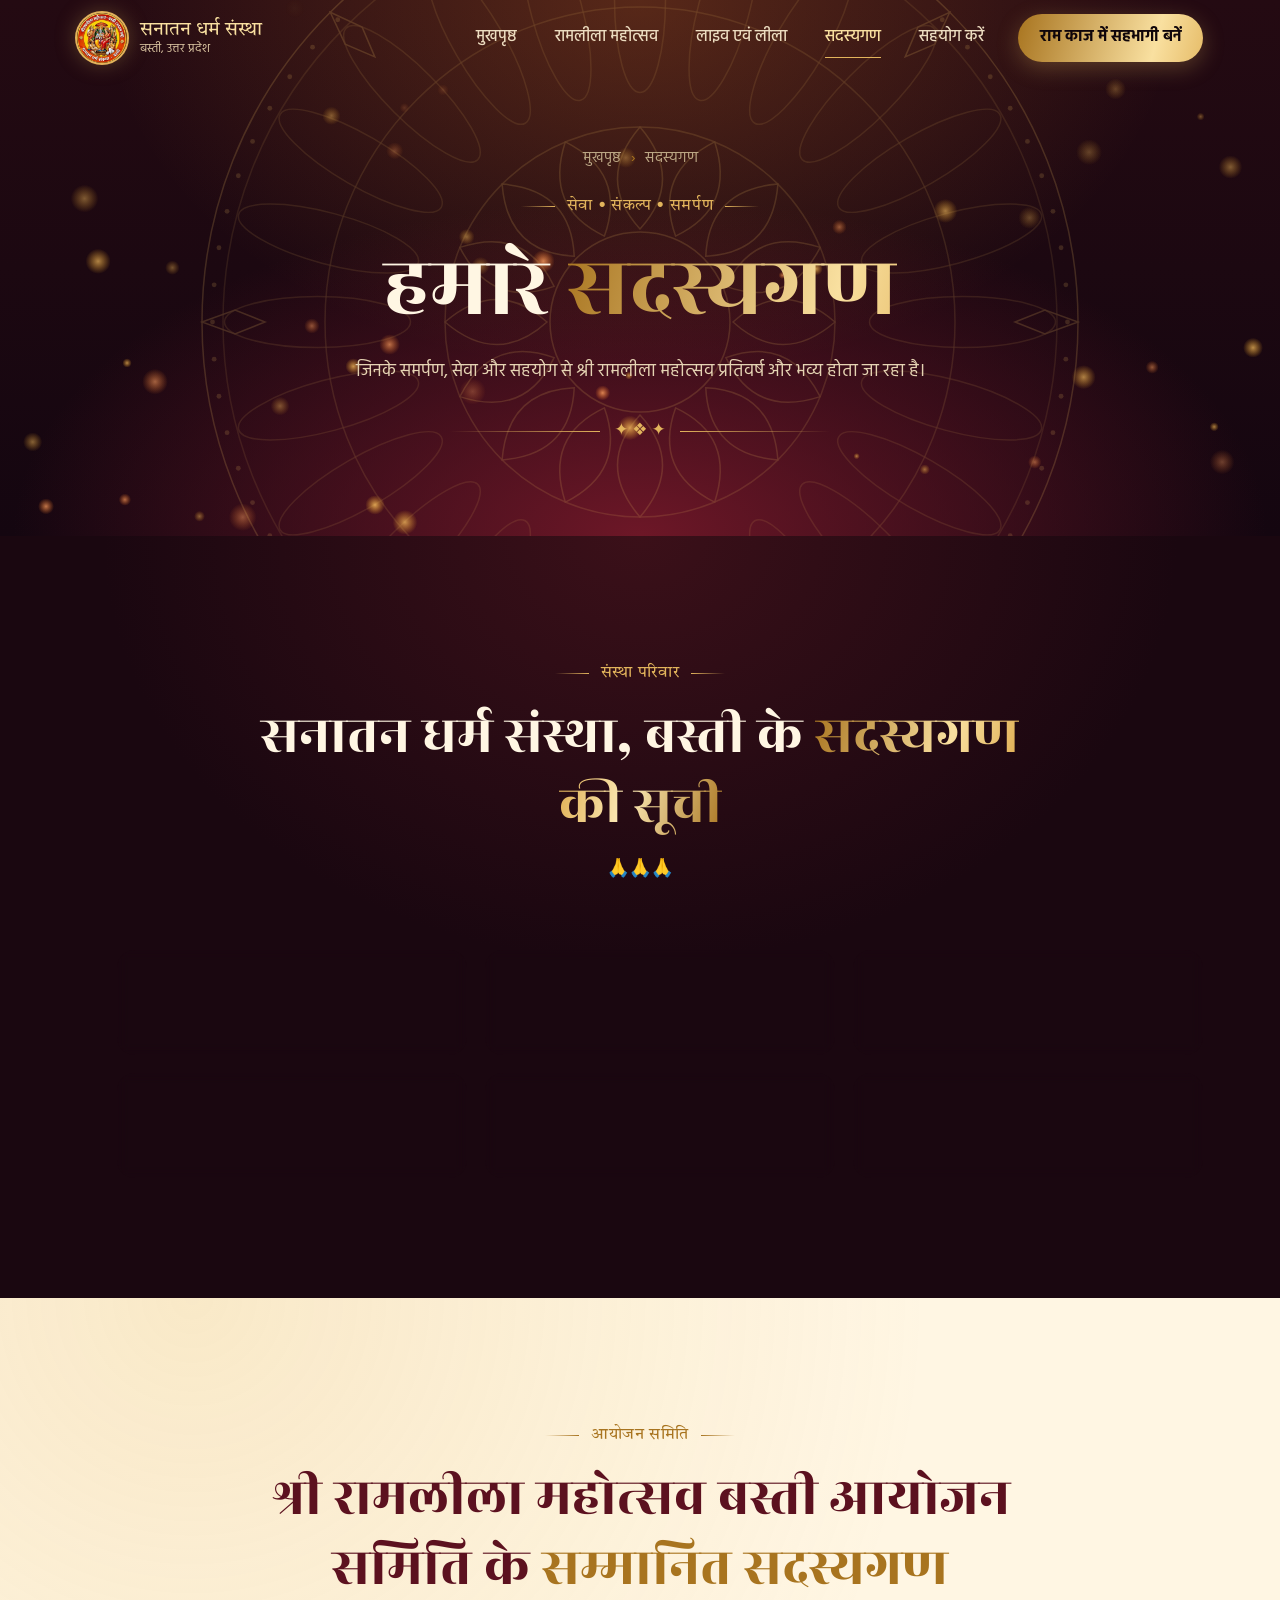
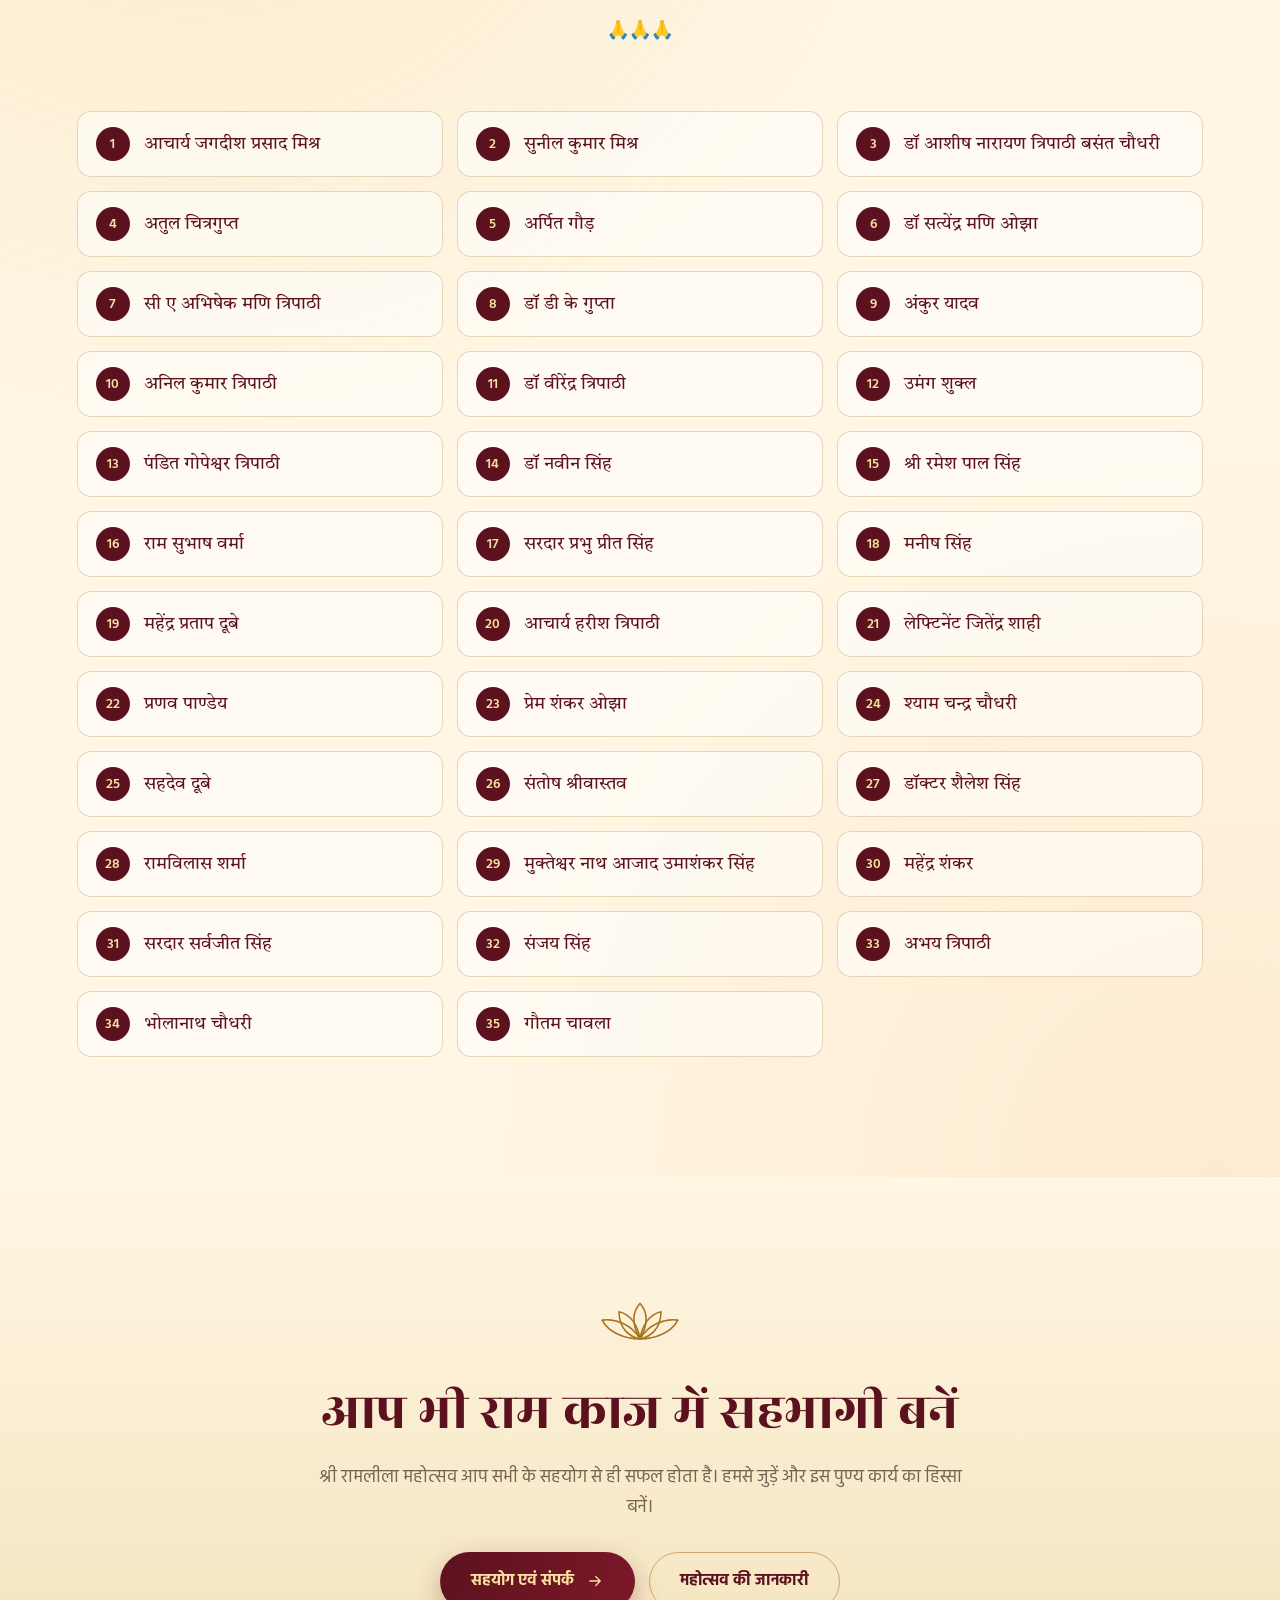
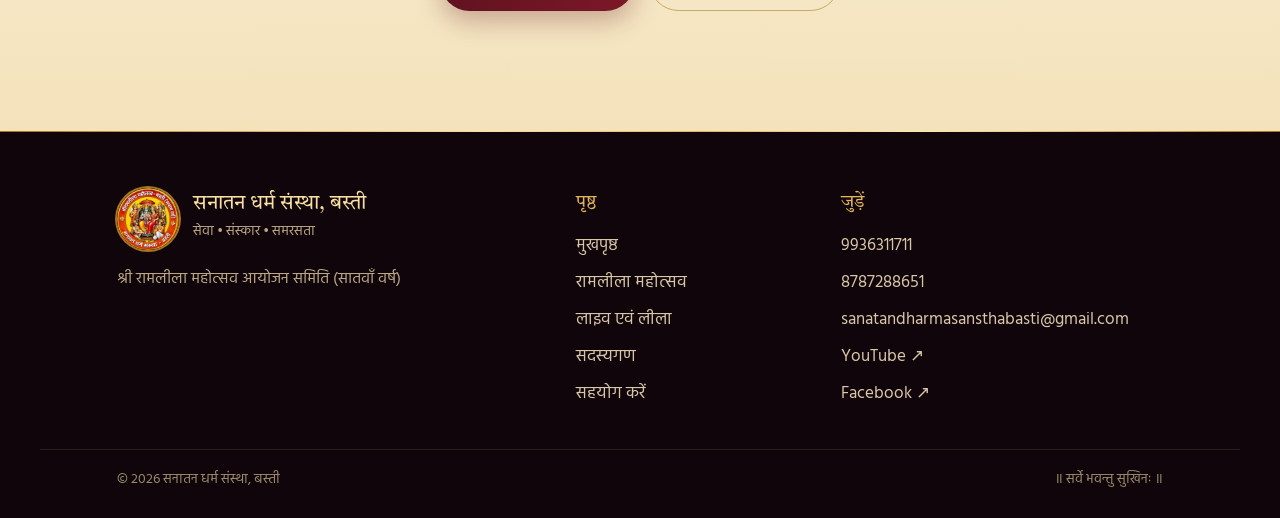
<file: sadasya (3).html>
<!doctype html>
<html lang="hi">
<head>
<meta charset="utf-8">
<meta name="viewport" content="width=device-width, initial-scale=1, viewport-fit=cover">
<meta name="theme-color" content="#0f050a">
<title>सदस्यगण | सनातन धर्म संस्था, बस्ती</title>
<meta name="description" content="सनातन धर्म संस्था, बस्ती के सदस्यगण तथा श्री रामलीला महोत्सव बस्ती आयोजन समिति के सम्मानित सदस्यगण की सूची।">
<meta property="og:type" content="website">
<meta property="og:title" content="सदस्यगण | सनातन धर्म संस्था, बस्ती">
<meta property="og:description" content="सनातन धर्म संस्था, बस्ती के सदस्यगण तथा श्री रामलीला महोत्सव बस्ती आयोजन समिति के सम्मानित सदस्यगण की सूची।">
<meta name="mobile-web-app-capable" content="yes">
<link rel="preconnect" href="https://fonts.googleapis.com">
<link rel="preconnect" href="https://fonts.gstatic.com" crossorigin>
<link href="https://fonts.googleapis.com/css2?family=Hind:wght@400;500;600;700&family=Rozha+One&family=Tiro+Devanagari+Hindi:ital@0;1&display=swap" rel="stylesheet">
<style>
/* ==========================================================================
   श्री रामलीला महोत्सव — बस्ती  ·  Premium temple-night design system
   ========================================================================== */

:root{
  --ink:#0f050a;
  --night:#1a0710;
  --wine:#2b0b14;
  --maroon:#5c111f;
  --crimson:#9a2230;
  --saffron:#f2822b;
  --gold:#e2b45c;
  --gold-hi:#f9e0a0;
  --gold-deep:#a8741f;
  --cream:#fff6e3;
  --paper:#fbf0d9;
  --paper-2:#f3e2ba;
  --text:#3a211b;
  --text-soft:#7a6252;
  --line:rgba(226,180,92,.28);

  --f-display:'Rozha One','Tiro Devanagari Hindi',serif;
  --f-serif:'Tiro Devanagari Hindi',serif;
  --f-sans:'Hind',system-ui,sans-serif;

  --gold-grad:linear-gradient(105deg,#a8741f 0%,#f9e0a0 38%,#e2b45c 55%,#fbe9b5 72%,#a8741f 100%);
  --pad-x:clamp(20px,6vw,96px);
  --maxw:1200px;
  --ease:cubic-bezier(.22,.8,.24,1);
  --hdr:76px;
}

*,*::before,*::after{box-sizing:border-box}
html{scrollbar-color:var(--gold-deep) var(--ink);scroll-behavior:smooth;-webkit-text-size-adjust:100%;scroll-padding-top:90px}
body{margin:0;-webkit-tap-highlight-color:transparent;background:var(--ink);color:var(--text);font-family:var(--f-sans);font-size:1.0625rem;line-height:1.7;overflow-x:hidden;-webkit-font-smoothing:antialiased}
img{max-width:100%;height:auto;display:block}
a{color:inherit;text-decoration:none}
button{font:inherit;cursor:pointer}
h1,h2,h3,p{margin:0}
:focus-visible{outline:2px solid var(--gold);outline-offset:3px;border-radius:4px}
::selection{background:var(--gold);color:var(--ink)}
.sr-only{position:absolute;width:1px;height:1px;overflow:hidden;clip:rect(0 0 0 0);white-space:nowrap}

/* ---------- Helpers ---------- */
.wrap{max-width:var(--maxw);margin-inline:auto}
.gold-text{background:var(--gold-grad);background-size:220% 100%;-webkit-background-clip:text;background-clip:text;color:transparent;animation:shimmer 7s linear infinite}
@keyframes shimmer{to{background-position:-220% 0}}
.eyebrow{display:inline-flex;align-items:center;gap:12px;font-family:var(--f-serif);font-size:1rem;color:var(--gold);letter-spacing:.04em}
.eyebrow::before,.eyebrow::after{content:"";width:34px;height:1px;background:linear-gradient(90deg,transparent,var(--gold))}
.eyebrow::after{transform:scaleX(-1)}
.eyebrow.dark{color:var(--gold-deep)}
.eyebrow.dark::before,.eyebrow.dark::after{background:linear-gradient(90deg,transparent,var(--gold-deep))}

/* ---------- Scroll progress + preloader ---------- */
.progress{position:fixed;inset:0 0 auto 0;height:3px;z-index:120;background:transparent;pointer-events:none}
.progress i{display:block;height:100%;width:100%;transform-origin:left;transform:scaleX(0);background:var(--gold-grad)}
.preloader{display:none;position:fixed;inset:0;z-index:200;place-items:center;background:radial-gradient(circle at 50% 45%,#3a0f1a,var(--ink) 70%);transition:opacity .7s var(--ease),visibility .7s}
.js .preloader{display:grid}
.preloader.done{opacity:0;visibility:hidden}
.preloader-inner{text-align:center;color:var(--gold-hi);font-family:var(--f-display)}
.preloader-om{font-size:5.5rem;line-height:1;animation:breathe 2.2s ease-in-out infinite;text-shadow:0 0 40px rgba(242,130,43,.7)}
.preloader-inner small{display:block;margin-top:10px;font-family:var(--f-serif);font-size:1.05rem;letter-spacing:.06em;color:var(--gold)}
@keyframes breathe{50%{transform:scale(1.08);opacity:.85}}

/* ---------- Header ---------- */
.site-header{position:fixed;inset:0 0 auto 0;z-index:100;height:var(--hdr);display:flex;align-items:center;justify-content:space-between;padding:0 var(--pad-x);transition:background .4s,backdrop-filter .4s,box-shadow .4s,height .4s}
.site-header.scrolled{background:rgba(15,5,10,.94);-webkit-backdrop-filter:blur(16px) saturate(1.4);backdrop-filter:blur(16px) saturate(1.4);box-shadow:0 1px 0 var(--line);height:66px}
.brand{display:flex;align-items:center;gap:13px;color:var(--cream)}
.brand img{width:50px;height:50px;border-radius:50%;box-shadow:0 0 0 2px var(--gold),0 0 22px rgba(226,180,92,.35)}
.brand b{display:block;font-family:var(--f-serif);font-weight:400;font-size:1.2rem;line-height:1.2;color:var(--gold-hi)}
.brand small{display:block;font-size:.78rem;color:#d9c3a0;line-height:1.2}
.nav{display:flex;align-items:center;gap:6px}
.nav a{position:relative;padding:8px 16px;color:#ecdcc0;font-weight:500;font-size:1rem;transition:color .25s}
.nav a:not(.nav-cta)::after{content:"";position:absolute;left:16px;right:16px;bottom:2px;height:1px;background:var(--gold);transform:scaleX(0);transition:transform .35s var(--ease)}
.nav a:hover,.nav a.active{color:var(--gold-hi)}
.nav a:hover::after,.nav a.active::after{transform:scaleX(1)}
.nav .nav-cta{margin-left:12px;padding:10px 22px;border-radius:999px;color:var(--ink);font-weight:700;background:var(--gold-grad);background-size:200% 100%;transition:background-position .6s,transform .3s var(--ease),box-shadow .3s;box-shadow:0 6px 22px rgba(226,180,92,.28)}
.nav .nav-cta:hover{background-position:100% 0;transform:translateY(-2px);color:var(--ink);box-shadow:0 10px 28px rgba(226,180,92,.4)}
.menu-toggle{display:none;position:relative;z-index:130;width:46px;height:46px;border:1px solid var(--line);border-radius:50%;background:rgba(15,5,10,.4);color:var(--gold-hi)}
.menu-toggle span{position:absolute;left:13px;right:13px;height:1.5px;background:currentColor;transition:transform .35s var(--ease),opacity .2s}
.menu-toggle span:nth-child(1){top:17px}.menu-toggle span:nth-child(2){top:22px}.menu-toggle span:nth-child(3){top:27px}
.menu-open .menu-toggle span:nth-child(1){transform:translateY(5px) rotate(45deg)}
.menu-open .menu-toggle span:nth-child(2){opacity:0}
.menu-open .menu-toggle span:nth-child(3){transform:translateY(-5px) rotate(-45deg)}

/* ---------- Buttons ---------- */
.btn{position:relative;overflow:hidden;display:inline-flex;align-items:center;justify-content:center;gap:12px;padding:15px 30px;border-radius:999px;border:1px solid transparent;font-weight:700;font-size:1.02rem;transition:transform .3s var(--ease),box-shadow .3s,background .3s,color .3s,border-color .3s}
.btn svg{width:18px;height:18px;transition:transform .3s var(--ease)}
.btn:hover svg{transform:translateX(4px)}
.btn-gold{color:var(--ink);background:var(--gold-grad);background-size:200% 100%;box-shadow:0 10px 30px rgba(226,180,92,.3)}
.btn-gold::before{content:"";position:absolute;inset:0;background:linear-gradient(110deg,transparent 30%,rgba(255,255,255,.55) 50%,transparent 70%);transform:translateX(-120%);transition:transform .8s var(--ease)}
.btn-gold:hover::before{transform:translateX(120%)}
.btn-gold:hover{transform:translateY(-3px);box-shadow:0 16px 38px rgba(226,180,92,.42)}
.btn-ghost{color:var(--gold-hi);border-color:rgba(226,180,92,.5);background:rgba(226,180,92,.06)}
.btn-ghost:hover{background:rgba(226,180,92,.16);border-color:var(--gold);transform:translateY(-3px)}
.btn-maroon{color:var(--gold-hi);background:linear-gradient(120deg,var(--maroon),#7d1828);box-shadow:0 10px 26px rgba(92,17,31,.3)}
.btn-maroon:hover{transform:translateY(-3px);box-shadow:0 16px 34px rgba(92,17,31,.4)}
.btn-line{color:var(--maroon);border-color:rgba(168,116,31,.55)}
.btn-line:hover{background:rgba(168,116,31,.1);transform:translateY(-3px)}
.btn-sm{padding:11px 20px;font-size:.95rem}

/* ---------- Hero (home) ---------- */
.hero{position:relative;isolation:isolate;overflow:hidden;min-height:100svh;display:grid;align-items:center;padding:calc(var(--hdr) + 24px) var(--pad-x) 56px;color:var(--cream);background:
  radial-gradient(70% 60% at 78% 42%,rgba(242,130,43,.28),transparent 62%),
  radial-gradient(50% 50% at 8% 90%,rgba(154,34,48,.5),transparent 65%),
  linear-gradient(160deg,#2b0b14 0%,#150610 55%,#0f050a 100%)}
.hero canvas,.page-hero canvas{position:absolute;inset:0;width:100%;height:100%;z-index:-1;pointer-events:none}
.hero-grid{width:100%;max-width:var(--maxw);margin-inline:auto;display:grid;grid-template-columns:1.1fr .9fr;gap:clamp(30px,5vw,80px);align-items:center}
.hero h1{font-family:var(--f-display);font-weight:400;font-size:clamp(2.9rem,6vw,5.4rem);line-height:1.12;margin:14px 0 4px;letter-spacing:-.005em}
.hero h1 .l2{display:block;font-size:.62em;line-height:1.3}
.hero-mantra{font-family:var(--f-serif);font-size:1.4rem;color:var(--saffron);margin:4px 0 10px;text-shadow:0 0 24px rgba(242,130,43,.45)}
.hero-copy{max-width:540px;color:#e7d6ba;font-size:1.12rem}
.hero-facts{display:flex;flex-wrap:wrap;gap:8px;margin:20px 0 4px}
.chip{display:inline-flex;align-items:center;gap:8px;padding:6px 14px 6px 7px;border:1px solid var(--line);border-radius:999px;background:rgba(255,246,227,.05);-webkit-backdrop-filter:blur(8px);backdrop-filter:blur(8px);font-size:.9rem;color:#f2e3c6}
.chip svg{width:26px;height:26px;padding:5px;border-radius:50%;background:rgba(226,180,92,.16);color:var(--gold)}
.hero-actions{display:flex;flex-wrap:wrap;gap:14px;margin-top:22px}

/* Countdown */
.countdown{margin-top:22px;max-width:520px}
.countdown-label{display:flex;align-items:center;gap:10px;font-family:var(--f-serif);color:var(--gold);font-size:1rem;margin-bottom:12px}
.countdown-label i{width:8px;height:8px;border-radius:50%;background:var(--saffron);box-shadow:0 0 0 0 rgba(242,130,43,.7);animation:ping 2s infinite}
@keyframes ping{70%{box-shadow:0 0 0 12px rgba(242,130,43,0)}100%{box-shadow:0 0 0 0 rgba(242,130,43,0)}}
.cd-grid{display:grid;grid-template-columns:repeat(4,1fr);gap:10px}
.cd-box{padding:10px 6px 8px;text-align:center;border-radius:14px;border:1px solid var(--line);background:linear-gradient(180deg,rgba(255,246,227,.08),rgba(255,246,227,.02));-webkit-backdrop-filter:blur(10px);backdrop-filter:blur(10px)}
.cd-box b{display:block;font-family:var(--f-display);font-weight:400;font-size:clamp(1.9rem,4vw,2.6rem);line-height:1.1;color:var(--gold-hi);font-variant-numeric:tabular-nums}
.cd-box span{font-size:.85rem;color:#cdb893}
.countdown-msg{display:none;padding:16px 20px;border:1px solid var(--line);border-radius:14px;background:rgba(226,180,92,.08);font-family:var(--f-serif);font-size:1.15rem;color:var(--gold-hi)}
.countdown.is-live .cd-grid,.countdown.is-over .cd-grid{display:none}
.countdown.is-live .countdown-msg,.countdown.is-over .countdown-msg{display:block}

/* Poster arch */
.hero-art{position:relative;justify-self:center;width:min(100%,430px);perspective:1100px}
.mandala{position:absolute;left:50%;top:50%;width:150%;aspect-ratio:1;translate:-50% -50%;background:url("[data-uri]") center/contain no-repeat;opacity:.55;animation:spin 140s linear infinite;z-index:0;pointer-events:none}
.mandala.m2{width:118%;opacity:.35;animation-duration:90s;animation-direction:reverse}
@keyframes spin{to{rotate:360deg}}
.arch{position:relative;z-index:1;padding:9px;border-radius:230px 230px 22px 22px;background:var(--gold-grad);background-size:220% 100%;animation:shimmer 9s linear infinite;box-shadow:0 40px 90px rgba(0,0,0,.6),0 0 90px rgba(242,130,43,.28);transition:transform .25s ease-out;transform-style:preserve-3d;will-change:transform}
.arch-in{overflow:hidden;border-radius:222px 222px 14px 14px;background:var(--wine)}
.arch img{width:100%;aspect-ratio:626/900;object-fit:cover;object-position:top}
.seal{position:absolute;z-index:3;right:-26px;bottom:60px;width:104px;height:104px;border-radius:50%;display:grid;place-items:center;text-align:center;background:radial-gradient(circle at 30% 25%,#b02a38,var(--maroon));color:var(--gold-hi);box-shadow:0 0 0 2px var(--gold),0 0 0 7px rgba(15,5,10,.65),0 0 0 8px var(--gold-deep),0 18px 40px rgba(0,0,0,.5);animation:float 6s ease-in-out infinite}
.seal b{display:block;font-family:var(--f-display);font-weight:400;font-size:2.5rem;line-height:.95}
.seal small{display:block;font-size:.76rem;line-height:1.1;margin-top:2px}
@keyframes float{50%{transform:translateY(-10px)}}
.scroll-hint{position:absolute;left:50%;bottom:20px;translate:-50% 0;display:flex;flex-direction:column;align-items:center;gap:8px;font-size:.78rem;color:#bfa98a}
.scroll-hint i{width:1px;height:38px;background:linear-gradient(var(--gold),transparent);animation:drip 2.2s ease-in-out infinite;transform-origin:top}
@keyframes drip{0%{transform:scaleY(0)}50%{transform:scaleY(1)}100%{transform:scaleY(1);opacity:0}}

/* ---------- Marquee ---------- */
.marquee{position:relative;overflow:hidden;padding:17px 0;background:linear-gradient(90deg,var(--maroon),#7d1828,var(--maroon));border-block:1px solid rgba(226,180,92,.45)}
.marquee-track{display:flex;width:max-content;animation:marquee 46s linear infinite}
.marquee:hover .marquee-track{animation-play-state:paused}
.marquee-track span{display:flex;align-items:center;gap:28px;padding-right:28px;font-family:var(--f-serif);font-size:1.3rem;color:var(--gold-hi);white-space:nowrap}
.marquee-track span i{font-style:normal;color:var(--saffron);font-size:1rem}
@keyframes marquee{to{transform:translateX(-50%)}}

/* ---------- Sections ---------- */
.section{position:relative;padding:clamp(70px,10vw,120px) var(--pad-x)}
.section-paper{background:var(--cream);background-image:radial-gradient(circle at 15% 0%,rgba(226,180,92,.2),transparent 40%),radial-gradient(circle at 95% 100%,rgba(242,130,43,.1),transparent 40%)}
.section-paper2{background:var(--paper-2)}
.section-dark{background:radial-gradient(60% 80% at 50% 0%,#3b1019,transparent 70%),var(--night);color:var(--cream)}
.sec-head{text-align:center;max-width:780px;margin:0 auto clamp(36px,5vw,64px)}
.sec-head h2{font-family:var(--f-display);font-weight:400;font-size:clamp(2rem,4.4vw,3.5rem);line-height:1.25;margin:14px 0 14px;color:var(--maroon)}
.section-dark .sec-head h2{color:var(--cream)}
.sec-head h2 em{font-style:normal;color:var(--gold-deep)}
.section-dark .sec-head h2 em{background:var(--gold-grad);-webkit-background-clip:text;background-clip:text;color:transparent}
.sec-head p{color:var(--text-soft);font-size:1.12rem}
.section-dark .sec-head p{color:#d9c6a6}

/* Stats */
.stats{position:relative;z-index:2;padding:44px var(--pad-x) 0;background:linear-gradient(var(--ink) 0 50%,var(--cream) 50% 100%)}
.stats-grid{max-width:var(--maxw);margin-inline:auto;display:grid;grid-template-columns:repeat(4,1fr);border-radius:22px;overflow:hidden;background:linear-gradient(180deg,#fffaf0,var(--paper));box-shadow:0 30px 70px rgba(15,5,10,.35),0 0 0 1px var(--line)}
.stat{position:relative;padding:34px 20px 30px;text-align:center}
.stat+.stat::before{content:"";position:absolute;left:0;top:22%;bottom:22%;width:1px;background:linear-gradient(transparent,var(--gold-deep),transparent);opacity:.5}
.stat b{display:block;font-family:var(--f-display);font-weight:400;font-size:clamp(2.6rem,5vw,3.9rem);line-height:1.1;color:var(--maroon);font-variant-numeric:tabular-nums}
.stat b sup{font-size:.4em;vertical-align:top;color:var(--gold-deep);margin-left:2px}
.stat span{display:block;margin-top:4px;font-family:var(--f-serif);font-size:1.1rem;color:var(--text)}
.stat small{display:block;color:var(--text-soft);font-size:.85rem}

/* Pillars */
.pillars{max-width:var(--maxw);margin-inline:auto;display:grid;grid-template-columns:repeat(3,1fr);gap:26px}
.pillar{position:relative;overflow:hidden;padding:42px 32px 38px;border-radius:20px;background:#fffdf7;border:1px solid #ecd9ac;box-shadow:0 14px 40px rgba(92,17,31,.07);transition:transform .5s var(--ease),box-shadow .5s,border-color .5s}
.pillar::before{content:"";position:absolute;inset:8px;border:1px solid rgba(226,180,92,.35);border-radius:14px;pointer-events:none}
.pillar::after{content:attr(data-no);position:absolute;right:20px;top:-12px;font-family:var(--f-display);font-size:7.5rem;line-height:1;color:rgba(226,180,92,.17);pointer-events:none}
.pillar:hover{transform:translateY(-10px);border-color:var(--gold);box-shadow:0 30px 60px rgba(92,17,31,.16)}
.glyph{position:relative;display:grid;place-items:center;width:76px;height:76px;margin-bottom:22px;border-radius:50%;font-family:var(--f-display);font-size:1.7rem;color:var(--gold-hi);background:radial-gradient(circle at 30% 25%,#b02a38,var(--maroon));box-shadow:0 0 0 3px #fffdf7,0 0 0 4px var(--gold),0 12px 26px rgba(92,17,31,.3)}
.pillar h3{font-family:var(--f-display);font-weight:400;font-size:1.6rem;color:var(--maroon);margin-bottom:10px}
.pillar p{color:var(--text-soft)}

/* Big quote */
.quote-feature{position:relative;overflow:hidden;isolation:isolate;text-align:center;padding:clamp(80px,12vw,150px) var(--pad-x);color:var(--cream);background:radial-gradient(60% 90% at 50% 50%,#4b1220,var(--night) 75%)}
.quote-feature .mandala{width:min(880px,150vw);opacity:.22;animation-duration:220s}
.quote-feature blockquote{position:relative;margin:0}
.quote-feature .qm{font-family:var(--f-display);font-size:5rem;line-height:.6;color:var(--saffron)}
.quote-feature p.q{font-family:var(--f-display);font-size:clamp(2.4rem,7vw,5.8rem);line-height:1.2;margin:10px 0 18px}
.quote-feature small{display:block;max-width:560px;margin-inline:auto;font-size:1.12rem;color:#dcc9a8}

/* Day strip */
.days{max-width:var(--maxw);margin-inline:auto;display:grid;grid-template-columns:repeat(10,1fr);gap:12px}
.day{position:relative;padding:20px 6px 18px;text-align:center;border-radius:16px;border:1px solid #e6d09b;background:#fffdf7;transition:transform .4s var(--ease),background .4s,border-color .4s,box-shadow .4s}
.day:hover{transform:translateY(-6px);border-color:var(--gold);box-shadow:0 16px 34px rgba(92,17,31,.14)}
.day small{display:block;font-size:.8rem;color:var(--text-soft)}
.day b{display:block;font-family:var(--f-display);font-weight:400;font-size:2.3rem;line-height:1.15;color:var(--maroon)}
.day span{display:block;font-size:.82rem;color:var(--gold-deep);font-weight:600}
.day.is-today{background:linear-gradient(160deg,#7d1828,var(--maroon));border-color:var(--gold);box-shadow:0 18px 40px rgba(92,17,31,.35)}
.day.is-today b,.day.is-today small{color:var(--gold-hi)}.day.is-today span{color:var(--saffron)}
.day.is-past{opacity:.5}
.days-note{max-width:var(--maxw);margin:28px auto 0;display:flex;justify-content:center;flex-wrap:wrap;gap:12px 30px;color:var(--text);font-family:var(--f-serif);font-size:1.12rem}
.days-note span{display:inline-flex;align-items:center;gap:10px}
.days-note svg{width:20px;height:20px;color:var(--gold-deep)}

/* Participation band */
.participation{position:relative;overflow:hidden;isolation:isolate;padding:clamp(64px,9vw,110px) var(--pad-x);color:var(--cream);background:linear-gradient(120deg,#3d0c16,#6d1727 60%,#4a0d17)}
.participation::after{content:"ॐ";position:absolute;right:5%;top:50%;translate:0 -50%;font-family:var(--f-display);font-size:min(30rem,60vw);line-height:1;color:rgba(255,255,255,.045);z-index:-1}
.participation-in{max-width:var(--maxw);margin-inline:auto;display:grid;grid-template-columns:1.4fr .6fr;gap:40px;align-items:center}
.participation h2{font-family:var(--f-display);font-weight:400;font-size:clamp(2rem,4.2vw,3.4rem);line-height:1.25;margin:14px 0 16px}
.participation h2 em{font-style:normal;background:var(--gold-grad);-webkit-background-clip:text;background-clip:text;color:transparent}
.participation p{max-width:660px;color:#ecd9b9;font-size:1.12rem}
.p-actions{display:flex;flex-direction:column;gap:14px;align-items:flex-start}

/* Closing */
.closing{position:relative;text-align:center;padding:clamp(70px,10vw,120px) var(--pad-x);background:linear-gradient(var(--cream),var(--paper-2))}
.closing .lotus{width:84px;margin:0 auto 18px;color:var(--gold-deep)}
.closing h2{font-family:var(--f-display);font-weight:400;font-size:clamp(2rem,4.4vw,3.4rem);line-height:1.25;color:var(--maroon);margin-bottom:16px}
.closing p{max-width:660px;margin:0 auto 14px;color:var(--text-soft);font-size:1.12rem}
.closing .mantra{font-family:var(--f-serif);font-size:1.45rem;color:var(--maroon)}
.closing-actions{display:flex;flex-wrap:wrap;gap:14px;justify-content:center;margin-top:28px}

/* ---------- Footer ---------- */
.footer{position:relative;background:var(--ink);color:#d9c6a6;border-top:1px solid var(--line)}
.footer::before{content:"";position:absolute;left:0;right:0;top:-1px;height:1px;background:var(--gold-grad)}
.footer-main{max-width:var(--maxw);margin-inline:auto;padding:56px var(--pad-x) 40px;display:grid;grid-template-columns:1.3fr .7fr 1fr;gap:40px}
.footer-brand{display:flex;gap:14px;align-items:center}
.footer-brand img{width:62px;height:62px;border-radius:50%;box-shadow:0 0 0 2px var(--gold-deep)}
.footer-brand b{display:block;font-family:var(--f-serif);font-weight:400;font-size:1.25rem;color:var(--gold-hi);line-height:1.25}
.footer-brand small{color:#bba684}
.footer p.tag{margin-top:16px;color:#bba684;font-size:.98rem}
.footer h4{margin:0 0 14px;font-family:var(--f-serif);font-weight:400;font-size:1.1rem;color:var(--gold)}
.footer ul{margin:0;padding:0;list-style:none;display:grid;gap:8px}
.footer ul a{color:#d9c6a6;transition:color .25s,padding .25s}
.footer ul a:hover{color:var(--gold-hi);padding-left:6px}
.footer-bottom{max-width:var(--maxw);margin-inline:auto;padding:18px var(--pad-x) 26px;display:flex;justify-content:space-between;gap:12px;flex-wrap:wrap;border-top:1px solid rgba(226,180,92,.14);font-size:.88rem;color:#9d8a6c}

/* ---------- Inner page hero ---------- */
.page-hero{position:relative;isolation:isolate;overflow:hidden;text-align:center;padding:calc(var(--hdr) + 70px) var(--pad-x) 90px;color:var(--cream);background:radial-gradient(60% 100% at 50% 0%,rgba(242,130,43,.25),transparent 70%),radial-gradient(70% 90% at 50% 100%,#6d1727,transparent 70%),linear-gradient(180deg,#240a12,#140610)}
.page-hero .mandala{top:60%;width:min(900px,160vw);opacity:.22;animation-duration:200s}
.crumbs{display:flex;justify-content:center;gap:10px;margin-bottom:18px;font-size:.92rem;color:#bba684}
.crumbs a:hover{color:var(--gold-hi)}.crumbs i{font-style:normal;color:var(--gold-deep)}
.page-hero h1{font-family:var(--f-display);font-weight:400;font-size:clamp(2.7rem,7vw,5.6rem);line-height:1.18;margin:16px 0 14px}
.page-hero p{max-width:700px;margin:0 auto;color:#e5d3b3;font-size:1.15rem}
.orn{display:flex;align-items:center;justify-content:center;gap:14px;margin-top:30px;color:var(--gold)}
.orn::before,.orn::after{content:"";width:min(150px,22vw);height:1px;background:linear-gradient(90deg,transparent,var(--gold))}
.orn::after{transform:scaleX(-1)}

/* ---------- Mahotsav page ---------- */
.event-layout{max-width:var(--maxw);margin-inline:auto;display:grid;grid-template-columns:.8fr 1.2fr;gap:clamp(30px,6vw,90px);align-items:start}
.poster-col{position:sticky;top:96px}
.poster-frame{position:relative;padding:12px;border-radius:20px;background:var(--gold-grad);background-size:220% 100%;animation:shimmer 9s linear infinite;box-shadow:0 30px 70px rgba(92,17,31,.35)}
.poster-frame img{border-radius:10px;width:100%;height:auto;cursor:zoom-in}
.poster-col .note{text-align:center;margin-top:14px;font-size:.9rem;color:var(--text-soft)}
.event-details h2{font-family:var(--f-display);font-weight:400;font-size:clamp(2rem,4vw,3.2rem);line-height:1.25;color:var(--maroon);margin:12px 0 18px}
.event-details h2 em{font-style:normal;color:var(--gold-deep)}
.event-details>p{color:var(--text-soft);margin-bottom:14px}
.detail-list{display:grid;gap:14px;margin:30px 0}
.detail{position:relative;display:flex;align-items:center;gap:18px;padding:18px 22px;border-radius:16px;background:#fffdf7;border:1px solid #ecd9ac;transition:transform .4s var(--ease),box-shadow .4s,border-color .4s}
.detail::before{content:"";position:absolute;left:0;top:14px;bottom:14px;width:3px;border-radius:3px;background:var(--gold-grad)}
.detail:hover{transform:translateX(8px);border-color:var(--gold);box-shadow:0 14px 34px rgba(92,17,31,.1)}
.detail .ic{flex:none;width:52px;height:52px;display:grid;place-items:center;border-radius:50%;background:radial-gradient(circle at 30% 25%,#b02a38,var(--maroon));color:var(--gold-hi)}
.detail .ic svg{width:24px;height:24px}
.detail small{display:block;font-size:.85rem;color:var(--text-soft)}
.detail b{display:block;font-size:1.12rem;line-height:1.4;color:var(--maroon);font-weight:600}
.btn-row{display:flex;flex-wrap:wrap;gap:12px}

/* Purpose bento */
.purpose{max-width:var(--maxw);margin-inline:auto;display:grid;grid-template-columns:repeat(3,1fr);gap:20px}
.purpose-card{position:relative;overflow:hidden;padding:34px 28px 30px;border-radius:20px;color:var(--cream);background:linear-gradient(160deg,rgba(255,246,227,.07),rgba(255,246,227,.015));border:1px solid var(--line);transition:transform .5s var(--ease),border-color .5s,background .5s}
.purpose-card::before{content:"";position:absolute;inset:-1px;background:radial-gradient(260px circle at var(--mx,50%) var(--my,0%),rgba(242,130,43,.28),transparent 60%);opacity:0;transition:opacity .4s;pointer-events:none}
.purpose-card:hover{transform:translateY(-8px);border-color:rgba(226,180,92,.7)}
.purpose-card:hover::before{opacity:1}
.purpose-card .no{display:block;font-family:var(--f-display);font-size:3.6rem;line-height:1;background:var(--gold-grad);-webkit-background-clip:text;background-clip:text;color:transparent;margin-bottom:12px}
.purpose-card h3{font-family:var(--f-serif);font-weight:400;font-size:1.5rem;color:var(--gold-hi);margin-bottom:8px}
.purpose-card p{color:#d9c6a6;font-size:1.02rem}

/* Shloka */
.shloka{position:relative;text-align:center;padding:clamp(70px,10vw,120px) var(--pad-x);background:var(--cream);overflow:hidden;isolation:isolate}
.shloka .mandala{width:min(780px,140vw);opacity:.3;animation-duration:260s;filter:invert(.35) sepia(1) saturate(2) hue-rotate(-15deg)}
.shloka .om{font-family:var(--f-display);font-size:3rem;color:var(--gold-deep);line-height:1}
.shloka .sk{font-family:var(--f-display);font-size:clamp(2rem,5vw,3.8rem);line-height:1.5;color:var(--maroon);margin:14px 0}
.shloka p.tr{color:var(--text-soft);font-size:1.15rem}

/* ---------- Sahyog page ---------- */
.sankalp{max-width:820px;margin:0 auto;text-align:center;padding:20px 26px;border-radius:999px;border:1px solid var(--gold);background:linear-gradient(90deg,transparent,rgba(226,180,92,.18),transparent);font-family:var(--f-serif);font-size:clamp(1.05rem,2.4vw,1.4rem);color:var(--maroon)}
.ways{max-width:var(--maxw);margin:48px auto 0;display:grid;grid-template-columns:repeat(3,1fr);gap:22px}
.way{padding:30px 28px;border-radius:20px;background:#fffdf7;border:1px solid #ecd9ac;text-align:center;transition:transform .5s var(--ease),box-shadow .5s,border-color .5s}
.way:hover{transform:translateY(-8px);border-color:var(--gold);box-shadow:0 24px 50px rgba(92,17,31,.13)}
.way .glyph{margin-inline:auto}.way .glyph svg{width:30px;height:30px}
.way h3{font-family:var(--f-serif);font-weight:400;font-size:1.45rem;color:var(--maroon);margin-bottom:6px}
.way p{color:var(--text-soft);font-size:1rem}

.pay-grid{max-width:1060px;margin-inline:auto;display:grid;grid-template-columns:1fr 1fr;gap:26px;align-items:start}
.pay-card{position:relative;overflow:hidden;padding:clamp(26px,4vw,40px);border-radius:24px;color:var(--cream);background:linear-gradient(160deg,rgba(255,246,227,.08),rgba(255,246,227,.02));border:1px solid var(--line);box-shadow:0 30px 70px rgba(0,0,0,.35)}
.pay-card::after{content:attr(data-sym);position:absolute;right:20px;top:-10px;font-family:var(--f-display);font-size:7rem;line-height:1;color:rgba(226,180,92,.1);pointer-events:none}
.pay-card h2{font-family:var(--f-display);font-weight:400;font-size:clamp(1.7rem,3vw,2.2rem);color:var(--gold-hi);margin:8px 0 22px;line-height:1.3}
.rows{display:grid}
.row{position:relative;display:flex;justify-content:space-between;align-items:center;gap:14px;padding:15px 0;border-bottom:1px solid rgba(226,180,92,.18)}
.row:last-child{border-bottom:0}
.row small{display:block;font-size:.83rem;color:#bba684}
.row b{display:block;font-size:1.12rem;font-weight:600;color:var(--cream);overflow-wrap:anywhere;letter-spacing:.02em}
.copy{flex:none;display:inline-flex;align-items:center;gap:6px;padding:7px 14px;border-radius:999px;border:1px solid rgba(226,180,92,.5);background:rgba(226,180,92,.08);color:var(--gold-hi);font-size:.85rem;font-weight:600;transition:background .25s,color .25s,transform .25s}
.copy svg{width:14px;height:14px}
.copy:hover{background:var(--gold);color:var(--ink)}
.copy.ok{background:#2c8a5a;border-color:#2c8a5a;color:#fff}
.note-s{margin-top:18px;padding:12px 14px;border-radius:12px;background:rgba(242,130,43,.1);border:1px dashed rgba(242,130,43,.5);font-size:.9rem;color:#f0d9b4}
.qr-box{position:relative;width:min(100%,270px);margin:0 auto 26px;padding:8px;border-radius:18px;background:#0a0a0a;box-shadow:0 0 0 3px var(--gold),0 20px 50px rgba(0,0,0,.4);cursor:zoom-in;transition:transform .4s var(--ease)}
.qr-box:hover{transform:scale(1.03)}
.qr-box img{width:100%;height:auto;border-radius:11px}
.qr-box span{position:absolute;left:50%;bottom:-13px;translate:-50% 0;padding:4px 14px;border-radius:999px;background:var(--gold-grad);color:var(--ink);font-size:.8rem;font-weight:700;white-space:nowrap}
.gratitude{max-width:1060px;margin:28px auto 0;display:flex;gap:22px;align-items:center;padding:26px 32px;border-radius:20px;background:linear-gradient(120deg,var(--maroon),#7d1828);border:1px solid var(--gold-deep);color:#f6e3be}
.gratitude svg{flex:none;width:52px;height:52px;color:var(--gold)}
.gratitude h3{font-family:var(--f-serif);font-weight:400;font-size:1.5rem;color:var(--gold-hi);margin-bottom:4px}
.gratitude p{font-size:1.02rem}

.contact-grid{max-width:1000px;margin-inline:auto;display:grid;grid-template-columns:repeat(3,1fr);gap:20px}
.contact-card{display:flex;flex-direction:column;align-items:center;gap:6px;text-align:center;padding:30px 16px;border-radius:20px;background:#fffdf7;border:1px solid #ecd9ac;overflow-wrap:anywhere;transition:transform .5s var(--ease),box-shadow .5s,border-color .5s,background .5s}
.contact-card:hover{transform:translateY(-8px);border-color:var(--gold);box-shadow:0 24px 50px rgba(92,17,31,.13);background:#fff}
.contact-card .ic{display:grid;place-items:center;width:58px;height:58px;margin-bottom:8px;border-radius:50%;background:radial-gradient(circle at 30% 25%,#b02a38,var(--maroon));color:var(--gold-hi)}
.contact-card .ic svg{width:25px;height:25px}
.contact-card small{color:var(--text-soft)}.contact-card b{color:var(--maroon);font-size:1.15rem;font-weight:600}
.social-row{display:flex;justify-content:center;flex-wrap:wrap;gap:14px;margin-top:34px}

/* ---------- Lightbox + toast ---------- */
.lightbox{position:fixed;inset:0;z-index:300;display:grid;place-items:center;padding:24px;background:rgba(10,3,6,.9);-webkit-backdrop-filter:blur(8px);backdrop-filter:blur(8px);opacity:0;visibility:hidden;transition:opacity .35s,visibility .35s}
.lightbox.open{opacity:1;visibility:visible}
.lightbox img{max-height:88svh;width:auto;border-radius:14px;box-shadow:0 0 0 3px var(--gold),0 40px 100px rgba(0,0,0,.7);transform:scale(.94);transition:transform .45s var(--ease)}
.lightbox.open img{transform:scale(1)}
.lightbox button{position:absolute;top:18px;right:18px;width:48px;height:48px;border-radius:50%;border:1px solid var(--gold);background:rgba(15,5,10,.6);color:var(--gold-hi);font-size:1.5rem;line-height:1}
.toast{position:fixed;left:50%;bottom:26px;z-index:400;translate:-50% 30px;padding:12px 22px;border-radius:999px;background:var(--gold-grad);color:var(--ink);font-weight:700;font-size:.95rem;box-shadow:0 14px 40px rgba(0,0,0,.4);opacity:0;pointer-events:none;transition:.35s var(--ease)}
.toast.show{opacity:1;translate:-50% 0}

/* ---------- Reveal ---------- */
.js .reveal{opacity:0;transform:translateY(34px);transition:opacity .9s var(--ease),transform .9s var(--ease);transition-delay:calc(var(--d,0)*90ms)}
.js .reveal.is-in{opacity:1;transform:none}
.js .reveal.fade{transform:none}
.js .reveal.left{transform:translateX(-40px)}
.js .reveal.right{transform:translateX(40px)}
.js .reveal.left.is-in,.js .reveal.right.is-in{transform:none}

/* ---------- Responsive ---------- */
@media(max-width:1020px){
  .hero-grid{grid-template-columns:1fr;text-align:center}
  .hero-copy,.countdown{margin-inline:auto}
  .hero-facts,.hero-actions{justify-content:center}
  .countdown-label{justify-content:center}
  .hero-art{width:min(86%,380px);margin-top:20px}
  .seal{right:-14px}
  .scroll-hint{display:none}
  .days{grid-template-columns:repeat(5,1fr)}
  .event-layout{grid-template-columns:1fr}
  .poster-col{position:static;max-width:380px;margin-inline:auto}
  .footer-main{grid-template-columns:1fr 1fr}.footer-main>div:first-child{grid-column:1/-1}
}
@media(max-width:820px){
  .js .reveal.left,.js .reveal.right{transform:translateY(34px)}
  .js .reveal.left.is-in,.js .reveal.right.is-in{transform:none}
  .menu-toggle{display:block}
  .nav{position:fixed;inset:0;z-index:125;flex-direction:column;justify-content:center;gap:10px;background:radial-gradient(70% 50% at 50% 30%,#4b1220,var(--ink) 80%);opacity:0;visibility:hidden;transition:opacity .4s,visibility .4s}
  .menu-open .nav{opacity:1;visibility:visible}
  .nav a{font-family:var(--f-display);font-size:1.9rem;padding:10px 20px}
  .nav .nav-cta{margin:18px 0 0;font-family:var(--f-sans);font-size:1.05rem;padding:14px 30px}
  .menu-open{overflow:hidden}
  .pillars,.purpose,.ways,.contact-grid{grid-template-columns:1fr}
  .stats-grid{grid-template-columns:1fr 1fr}
  .stat:nth-child(3)::before{display:none}
  .stat:nth-child(n+3){border-top:1px solid rgba(168,116,31,.25)}
  .participation-in{grid-template-columns:1fr}
  .pay-grid{grid-template-columns:1fr}
}
@media(max-width:620px){
  body{font-size:1rem}
  .brand small{display:none}
  .brand b{font-size:1.1rem}
  .days{display:flex;overflow-x:auto;scroll-snap-type:x mandatory;gap:10px;padding:6px 4px 16px;margin-inline:calc(var(--pad-x)*-1);padding-inline:var(--pad-x);scrollbar-width:none}
  .days::-webkit-scrollbar{display:none}
  .day{flex:0 0 92px;scroll-snap-align:center}
  .cd-grid{gap:7px}
  .seal{width:88px;height:88px;bottom:40px;right:-8px}.seal b{font-size:2rem}
  .sankalp{border-radius:22px}
  .gratitude{flex-direction:column;text-align:center;padding:24px 20px}
  .footer-main{grid-template-columns:1fr}
  .footer-bottom{flex-direction:column;align-items:flex-start}
  .btn{padding:14px 24px}
  .hero-actions .btn,.closing-actions .btn,.btn-row .btn{flex:1 1 100%}
  .row b{font-size:1.02rem}
}

@media(prefers-reduced-motion:reduce){
  html{scroll-behavior:auto}
  *,*::before,*::after{animation:none!important;transition-duration:.01ms!important}
  .js .reveal{opacity:1;transform:none}
}

/* stacking: keep content above decorative mandalas */
.page-hero>*:not(canvas):not(.mandala),.shloka>.reveal,.quote-feature>blockquote{position:relative;z-index:1}

/* ==========================================================================
   Android-first + Windows polish
   ========================================================================== */
.dock{display:none}
::-webkit-scrollbar{width:12px}::-webkit-scrollbar-track{background:var(--ink)}
::-webkit-scrollbar-thumb{background:linear-gradient(var(--gold-deep),var(--gold));border-radius:8px;border:3px solid var(--ink)}

/* big monitors (Windows desktops, 1600px+) */
@media(min-width:1600px){
  :root{--maxw:1360px;--pad-x:clamp(96px,8vw,180px)}
  body{font-size:1.125rem}
  .hero-art{width:min(100%,480px)}
}

/* touch devices: no sticky hover states, comfortable tap targets */
@media(hover:none){
  .pillar:hover,.day:hover,.way:hover,.contact-card:hover,.purpose-card:hover,.detail:hover,.qr-box:hover,.btn:hover{transform:none}
  .btn-gold:hover::before{transform:translateX(-120%)}
}
@media(pointer:coarse){
  .btn{min-height:50px}
  .btn-sm{min-height:46px}
  .copy{min-height:42px;padding:8px 16px;font-size:.92rem}
  .nav a{min-height:46px;display:inline-flex;align-items:center}
  .footer ul a{display:inline-block;padding:6px 0}
}

/* Android phones */
@media(max-width:820px){
  :root{--hdr:66px}
  .site-header{padding-left:max(var(--pad-x),env(safe-area-inset-left));padding-right:max(var(--pad-x),env(safe-area-inset-right))}
  /* cheaper rendering on mid/low-end phones */
  .site-header.scrolled,.chip,.cd-box,.lightbox{-webkit-backdrop-filter:none;backdrop-filter:none}
  .site-header.scrolled{background:rgba(15,5,10,.97)}
  .chip{background:rgba(255,246,227,.08)}
  .cd-box{background:rgba(255,246,227,.07)}
  .mandala{animation-duration:240s}
  .hero{min-height:auto;padding-top:calc(var(--hdr) + 28px);padding-bottom:64px}
  .hero h1{font-size:clamp(2.7rem,13vw,3.8rem)}
  .hero-copy{font-size:1.05rem}
  .stats{padding-top:32px}
  .stat{padding:26px 10px 22px}
  .sec-head h2{font-size:clamp(1.8rem,8vw,2.4rem)}
  .marquee-track span{font-size:1.12rem}
  .marquee{padding:13px 0}
  .poster-col{max-width:340px}
  /* bottom action dock */
  .dock{position:fixed;z-index:90;left:10px;right:10px;bottom:calc(10px + env(safe-area-inset-bottom));display:grid;grid-template-columns:1fr 1fr 1.35fr;gap:6px;padding:6px;border-radius:999px;background:rgba(20,6,12,.96);border:1px solid var(--line);box-shadow:0 12px 36px rgba(0,0,0,.5);transition:transform .4s var(--ease)}
  .dock a{display:flex;align-items:center;justify-content:center;gap:7px;min-height:48px;padding:0 10px;border-radius:999px;color:var(--gold-hi);font-weight:600;font-size:.92rem;white-space:nowrap}
  .dock a:active{background:rgba(226,180,92,.18)}
  .dock svg{width:20px;height:20px;flex:none}
  .dock .dock-main{color:var(--ink);background:var(--gold-grad)}
  .menu-open .dock,.lightbox.open ~ .dock{transform:translateY(140%)}
  body{padding-bottom:calc(76px + env(safe-area-inset-bottom))}
  .toast{bottom:calc(86px + env(safe-area-inset-bottom))}
}
@media(max-width:380px){
  .dock a span{font-size:.82rem}.dock a{gap:5px;padding:0 6px}
  .cd-box b{font-size:1.7rem}
  .brand b{font-size:1rem}
}
/* phone in landscape */
@media(max-height:480px) and (orientation:landscape){
  .hero{padding-top:calc(var(--hdr) + 14px)}
  .dock{display:none}body{padding-bottom:0}
  .scroll-hint{display:none}
}

</style>
<script>document.documentElement.classList.add('js')</script>
<style>
/* सदस्यगण page — simple name cards (no avatar / letter logo) */
.member-grid{max-width:var(--maxw);margin:0 auto;display:grid;grid-template-columns:repeat(auto-fill,minmax(260px,1fr));gap:18px}
.member-card{padding:24px 24px 22px;border:1px solid var(--line);border-radius:18px;background:linear-gradient(160deg,rgba(255,246,227,.07),rgba(255,246,227,.015));-webkit-backdrop-filter:blur(6px);backdrop-filter:blur(6px);position:relative;overflow:hidden;transition:transform .4s var(--ease),border-color .3s,box-shadow .4s}
.member-card::before{content:"";position:absolute;left:0;top:18px;bottom:18px;width:3px;border-radius:0 3px 3px 0;background:var(--gold-grad)}
.member-card:hover{transform:translateY(-5px);border-color:var(--gold);box-shadow:0 20px 44px -22px rgba(226,180,92,.5)}
.member-card b{display:block;font-family:var(--f-serif);font-weight:400;font-size:1.3rem;line-height:1.35;color:var(--gold-hi)}
.member-card small{display:block;margin-top:4px;color:#d9c6a6;font-size:.92rem}
.name-grid{max-width:var(--maxw);margin:0 auto;padding:0;list-style:none;display:grid;grid-template-columns:repeat(auto-fill,minmax(300px,1fr));gap:14px;counter-reset:n}
.name-item{counter-increment:n;display:flex;align-items:center;gap:14px;padding:15px 18px;border:1px solid rgba(168,116,31,.28);border-radius:14px;background:rgba(255,255,255,.55);color:var(--maroon);font-family:var(--f-serif);font-size:1.12rem;line-height:1.4;transition:transform .35s var(--ease),border-color .3s,box-shadow .35s,background .3s}
.name-item::before{content:counter(n);flex:none;min-width:34px;height:34px;padding:0 8px;display:grid;place-items:center;border-radius:50%;background:var(--maroon);color:var(--gold-hi);font-family:var(--f-sans);font-size:.85rem;font-weight:600}
.name-item:hover{transform:translateY(-3px);border-color:var(--gold-deep);background:#fff;box-shadow:0 14px 30px -18px rgba(92,17,31,.45)}
@media(max-width:560px){.member-grid,.name-grid{grid-template-columns:1fr}}
</style>
</head>
<body>
<div class="preloader" aria-hidden="true"><div class="preloader-inner"><div class="preloader-om">ॐ</div><small>॥ जय श्री राम ॥</small></div></div>
<div class="progress" aria-hidden="true"><i></i></div>
<header class="site-header">
  <a class="brand" href="index.html" aria-label="सनातन धर्म संस्था, बस्ती — मुखपृष्ठ">
    <img src="[data-uri]" alt="" width="50" height="50">
    <span><b>सनातन धर्म संस्था</b><small>बस्ती, उत्तर प्रदेश</small></span>
  </a>
  <button class="menu-toggle" aria-label="मेन्यू खोलें" aria-expanded="false"><span></span><span></span><span></span></button>
  <nav class="nav" aria-label="मुख्य मेन्यू">
    <a href="index.html">मुखपृष्ठ</a>
    <a href="mahotsav.html">रामलीला महोत्सव</a>
    <a href="live.html">लाइव एवं लीला</a>
    <a href="sadasya.html" class="active" aria-current="page">सदस्यगण</a>
    <a href="sahyog.html">सहयोग करें</a>
    <a class="nav-cta" href="sahyog.html#payment">राम काज में सहभागी बनें</a>
  </nav>
</header>

<main id="main">
<section class="page-hero">
  <canvas data-embers aria-hidden="true"></canvas><div class="mandala" aria-hidden="true"></div>
  <nav class="crumbs reveal fade" aria-label="breadcrumb"><a href="index.html">मुखपृष्ठ</a><i>›</i><span>सदस्यगण</span></nav>
  <span class="eyebrow reveal fade">सेवा • संकल्प • समर्पण</span>
  <h1 class="reveal" style="--d:1">हमारे <span class="gold-text">सदस्यगण</span></h1>
  <p class="reveal" style="--d:2">जिनके समर्पण, सेवा और सहयोग से श्री रामलीला महोत्सव प्रतिवर्ष और भव्य होता जा रहा है।</p>
  <div class="orn reveal fade" aria-hidden="true">✦ ❖ ✦</div>
</section>

<section class="section section-dark" id="sanstha">
  <div class="sec-head reveal"><span class="eyebrow">संस्था परिवार</span><h2>सनातन धर्म संस्था, बस्ती के <em>सदस्यगण की सूची</em></h2><p>🙏🙏🙏</p></div>
  <ul class="member-grid"><li class="member-card reveal" style="--d:0"><b>कर्नल के सी मिश्र</b><small>सदस्य, सनातन धर्म संस्था</small></li><li class="member-card reveal" style="--d:1"><b>अखिलेश दूबे</b><small>सदस्य, सनातन धर्म संस्था</small></li><li class="member-card reveal" style="--d:2"><b>कैलाश नाथ दूबे</b><small>सदस्य, सनातन धर्म संस्था</small></li><li class="member-card reveal" style="--d:0"><b>अनुराग शुक्ल</b><small>सदस्य, सनातन धर्म संस्था</small></li><li class="member-card reveal" style="--d:1"><b>सुशील मिश्र</b><small>सदस्य, सनातन धर्म संस्था</small></li><li class="member-card reveal" style="--d:2"><b>पंकज त्रिपाठी</b><small>सदस्य, सनातन धर्म संस्था</small></li></ul>
</section>

<section class="section section-paper" id="samiti">
  <div class="sec-head reveal"><span class="eyebrow dark">आयोजन समिति</span><h2>श्री रामलीला महोत्सव बस्ती आयोजन समिति के <em>सम्मानित सदस्यगण</em></h2><p>🙏🙏🙏</p></div>
  <ol class="name-grid"><li class="name-item reveal"><span>आचार्य जगदीश प्रसाद मिश्र</span></li><li class="name-item reveal"><span>सुनील कुमार मिश्र</span></li><li class="name-item reveal"><span>डॉ आशीष नारायण त्रिपाठी बसंत चौधरी</span></li><li class="name-item reveal"><span>अतुल चित्रगुप्त</span></li><li class="name-item reveal"><span>अर्पित गौड़</span></li><li class="name-item reveal"><span>डॉ सत्येंद्र मणि ओझा</span></li><li class="name-item reveal"><span>सी ए अभिषेक मणि त्रिपाठी</span></li><li class="name-item reveal"><span>डॉ डी के गुप्ता</span></li><li class="name-item reveal"><span>अंकुर यादव</span></li><li class="name-item reveal"><span>अनिल कुमार त्रिपाठी</span></li><li class="name-item reveal"><span>डॉ वीरेंद्र त्रिपाठी</span></li><li class="name-item reveal"><span>उमंग शुक्ल</span></li><li class="name-item reveal"><span>पंडित गोपेश्वर त्रिपाठी</span></li><li class="name-item reveal"><span>डॉ नवीन सिंह</span></li><li class="name-item reveal"><span>श्री रमेश पाल सिंह</span></li><li class="name-item reveal"><span>राम सुभाष वर्मा</span></li><li class="name-item reveal"><span>सरदार प्रभु प्रीत सिंह</span></li><li class="name-item reveal"><span>मनीष सिंह</span></li><li class="name-item reveal"><span>महेंद्र प्रताप दूबे</span></li><li class="name-item reveal"><span>आचार्य हरीश त्रिपाठी</span></li><li class="name-item reveal"><span>लेफ्टिनेंट जितेंद्र शाही</span></li><li class="name-item reveal"><span>प्रणव पाण्डेय</span></li><li class="name-item reveal"><span>प्रेम शंकर ओझा</span></li><li class="name-item reveal"><span>श्याम चन्द्र चौधरी</span></li><li class="name-item reveal"><span>सहदेव दूबे</span></li><li class="name-item reveal"><span>संतोष श्रीवास्तव</span></li><li class="name-item reveal"><span>डॉक्टर शैलेश सिंह</span></li><li class="name-item reveal"><span>रामविलास शर्मा</span></li><li class="name-item reveal"><span>मुक्तेश्वर नाथ आजाद उमाशंकर सिंह</span></li><li class="name-item reveal"><span>महेंद्र शंकर</span></li><li class="name-item reveal"><span>सरदार सर्वजीत सिंह</span></li><li class="name-item reveal"><span>संजय सिंह</span></li><li class="name-item reveal"><span>अभय त्रिपाठी</span></li><li class="name-item reveal"><span>भोलानाथ चौधरी</span></li><li class="name-item reveal"><span>गौतम चावला</span></li></ol>
</section>

<section class="closing">
  <div class="reveal"><svg class="lotus" viewBox="0 0 80 50" fill="none" stroke="currentColor" stroke-width="1.5" stroke-linejoin="round" aria-hidden="true"><path d="M40 6c7 8 9 18 0 34-9-16-7-26 0-34z"/><path d="M40 40C30 38 20 30 20 14c10 2 18 12 20 26zM40 40c10-2 20-10 20-26-10 2-18 12-20 26z"/><path d="M40 40C26 40 10 34 4 22c12-2 28 4 36 18zM40 40c14 0 30-6 36-18-12-2-28 4-36 18z"/></svg>
    <h2>आप भी राम काज में सहभागी बनें</h2>
    <p>श्री रामलीला महोत्सव आप सभी के सहयोग से ही सफल होता है। हमसे जुड़ें और इस पुण्य कार्य का हिस्सा बनें।</p>
    <div class="closing-actions"><a class="btn btn-maroon" href="sahyog.html">सहयोग एवं संपर्क <svg viewBox="0 0 24 24" fill="none" stroke="currentColor" stroke-width="1.7" stroke-linecap="round" stroke-linejoin="round" aria-hidden="true"><path d="M5 12h14M13 6l6 6-6 6"/></svg></a><a class="btn btn-line" href="mahotsav.html">महोत्सव की जानकारी</a></div>
  </div>
</section>
</main>

<footer class="footer">
  <div class="footer-main">
    <div>
      <div class="footer-brand"><img src="[data-uri]" alt="" width="62" height="62" loading="lazy"><div><b>सनातन धर्म संस्था, बस्ती</b><small>सेवा • संस्कार • समरसता</small></div></div>
      <p class="tag">श्री रामलीला महोत्सव आयोजन समिति (सातवाँ वर्ष)</p>
    </div>
    <div>
      <h4>पृष्ठ</h4>
      <ul><li><a href="index.html">मुखपृष्ठ</a></li><li><a href="mahotsav.html">रामलीला महोत्सव</a></li><li><a href="live.html">लाइव एवं लीला</a></li><li><a href="sadasya.html">सदस्यगण</a></li><li><a href="sahyog.html">सहयोग करें</a></li></ul>
    </div>
    <div>
      <h4>जुड़ें</h4>
      <ul>
        <li><a href="tel:9936311711">9936311711</a></li>
        <li><a href="tel:8787288651">8787288651</a></li>
        <li><a href="mailto:sanatandharmasansthabasti@gmail.com">sanatandharmasansthabasti@gmail.com</a></li>
        <li><a href="https://www.youtube.com/@sanatandharmsanstha" target="_blank" rel="noopener">YouTube ↗</a></li>
        <li><a href="https://www.facebook.com/sanatandharmsanstha/?locale=hi_IN" target="_blank" rel="noopener">Facebook ↗</a></li>
      </ul>
    </div>
  </div>
  <div class="footer-bottom"><span>© 2026 सनातन धर्म संस्था, बस्ती</span><span>॥ सर्वे भवन्तु सुखिनः ॥</span></div>
</footer>
<nav class="dock" aria-label="त्वरित कार्य">
  <a href="tel:9936311711"><svg class="" viewBox="0 0 24 24" fill="none" stroke="currentColor" stroke-width="1.7" stroke-linecap="round" stroke-linejoin="round" aria-hidden="true"><path d="M5 4h4l2 5-2.500 1.500a11 11 0 0 0 5 5L15 13l5 2v4a2 2 0 0 1-2 2A16 16 0 0 1 3 6a2 2 0 0 1 2-2z"/></svg><span>कॉल करें</span></a>
  <a href="#" data-share><svg class="" viewBox="0 0 24 24" fill="none" stroke="currentColor" stroke-width="1.7" stroke-linecap="round" stroke-linejoin="round" aria-hidden="true"><circle cx="6" cy="12" r="2.500"/><circle cx="18" cy="6" r="2.500"/><circle cx="18" cy="18" r="2.500"/><path d="M8.200 11l7.600-4M8.200 13l7.600 4"/></svg><span>साझा करें</span></a>
  <a class="dock-main" href="sahyog.html#payment"><svg class="" viewBox="0 0 24 24" fill="none" stroke="currentColor" stroke-width="1.7" stroke-linecap="round" stroke-linejoin="round" aria-hidden="true"><path d="M12 21c-5-3.500-8-6.500-8-10a4 4 0 0 1 8-1 4 4 0 0 1 8 1c0 3.500-3 6.500-8 10z"/></svg><span>सहयोग करें</span></a>
</nav>
<div class="lightbox" role="dialog" aria-modal="true" aria-label="बड़ा चित्र"><button aria-label="बंद करें">×</button><img alt=""></div>
<div class="toast" role="status" aria-live="polite"></div>
<script>
/* श्री रामलीला महोत्सव — बस्ती · interactions */
(function () {
  'use strict';
  var d = document, root = d.documentElement;
  var reduce = window.matchMedia('(prefers-reduced-motion: reduce)').matches;
  var $ = function (s, c) { return (c || d).querySelector(s); };
  var $$ = function (s, c) { return Array.prototype.slice.call((c || d).querySelectorAll(s)); };

  /* Event constants (IST) */
  var START = new Date('2026-11-12T18:30:00+05:30');
  var END = new Date('2026-11-21T22:30:00+05:30');
  var VENUE = 'सक्सेरिया इंटर कॉलेज, बस्ती';

  /* Preloader */
  var pre = $('.preloader');
  function hidePre() { if (pre) pre.classList.add('done'); }
  window.addEventListener('load', function () { setTimeout(hidePre, reduce ? 0 : 450); });
  setTimeout(hidePre, 2500);

  /* Header, progress, menu */
  var header = $('.site-header'), bar = $('.progress i');
  function onScroll() {
    var y = window.scrollY || root.scrollTop;
    if (header) header.classList.toggle('scrolled', y > 24);
    if (bar) {
      var h = root.scrollHeight - window.innerHeight;
      bar.style.transform = 'scaleX(' + (h > 0 ? Math.min(y / h, 1) : 0) + ')';
    }
  }
  window.addEventListener('scroll', onScroll, { passive: true }); onScroll();

  var toggle = $('.menu-toggle'), nav = $('.nav');
  function setMenu(open) {
    d.body.classList.toggle('menu-open', open);
    if (toggle) { toggle.setAttribute('aria-expanded', String(open)); toggle.setAttribute('aria-label', open ? 'मेन्यू बंद करें' : 'मेन्यू खोलें'); }
  }
  if (toggle) toggle.addEventListener('click', function () { setMenu(!d.body.classList.contains('menu-open')); });
  $$('.nav a').forEach(function (a) { a.addEventListener('click', function () { setMenu(false); }); });
  d.addEventListener('keydown', function (e) { if (e.key === 'Escape') { setMenu(false); closeLightbox(); } });

  /* Reveal on scroll */
  var reveals = $$('.reveal');
  if ('IntersectionObserver' in window && !reduce) {
    var io = new IntersectionObserver(function (es) {
      es.forEach(function (e) { if (e.isIntersecting) { e.target.classList.add('is-in'); io.unobserve(e.target); } });
    }, { threshold: .14, rootMargin: '0px 0px -6% 0px' });
    reveals.forEach(function (el) { io.observe(el); });
  } else reveals.forEach(function (el) { el.classList.add('is-in'); });

  /* Counters */
  var counters = $$('[data-count]');
  function runCount(el) {
    var to = +el.getAttribute('data-count'), t0 = null, dur = 1600;
    if (reduce) { el.textContent = to; return; }
    function step(t) {
      if (!t0) t0 = t;
      var p = Math.min((t - t0) / dur, 1), e = 1 - Math.pow(1 - p, 4);
      el.textContent = Math.round(to * e);
      if (p < 1) requestAnimationFrame(step);
    }
    requestAnimationFrame(step);
  }
  if ('IntersectionObserver' in window) {
    var cio = new IntersectionObserver(function (es) {
      es.forEach(function (e) { if (e.isIntersecting) { runCount(e.target); cio.unobserve(e.target); } });
    }, { threshold: .6 });
    counters.forEach(function (c) { cio.observe(c); });
  } else counters.forEach(function (c) { c.textContent = c.getAttribute('data-count'); });

  /* Countdown */
  $$('[data-countdown]').forEach(function (box) {
    var els = { d: $('[data-u=d]', box), h: $('[data-u=h]', box), m: $('[data-u=m]', box), s: $('[data-u=s]', box) };
    var msg = $('.countdown-msg', box), label = $('.countdown-label span', box);
    function pad(n) { return n < 10 ? '0' + n : '' + n; }
    function tick() {
      var now = new Date(), diff = START - now;
      box.classList.remove('is-live', 'is-over');
      if (now > END) {
        box.classList.add('is-over');
        msg.textContent = '॥ महोत्सव सम्पन्न हुआ — आप सभी का हृदय से आभार ॥';
        if (label) label.textContent = 'श्री रामलीला महोत्सव 2026';
        return;
      }
      if (diff <= 0) {
        box.classList.add('is-live');
        msg.textContent = '॥ महोत्सव चल रहा है — आज सायं 6:30 बजे से पधारें ॥';
        if (label) label.textContent = 'श्री रामलीला महोत्सव';
        return;
      }
      var s = Math.floor(diff / 1000);
      els.d.textContent = Math.floor(s / 86400);
      els.h.textContent = pad(Math.floor(s % 86400 / 3600));
      els.m.textContent = pad(Math.floor(s % 3600 / 60));
      els.s.textContent = pad(s % 60);
    }
    tick(); setInterval(tick, 1000);
  });

  /* Highlight today in the day strip */
  var today = new Date();
  $$('.day[data-date]').forEach(function (el) {
    var dt = new Date(el.getAttribute('data-date') + 'T23:59:59+05:30');
    var start = new Date(el.getAttribute('data-date') + 'T00:00:00+05:30');
    if (today >= start && today <= dt) { el.classList.add('is-today'); el.querySelector('span').textContent = 'आज'; }
    else if (today > dt) el.classList.add('is-past');
  });

  /* Embers canvas */
  $$('canvas[data-embers]').forEach(function (cv) {
    if (reduce) return;
    var ctx = cv.getContext('2d'), W, H, dpr, ps = [], run = true, parent = cv.parentElement;
    function size() {
      var phone = window.innerWidth < 820; dpr = Math.min(window.devicePixelRatio || 1, phone ? 1.5 : 2);
      W = parent.clientWidth; H = parent.clientHeight;
      cv.width = W * dpr; cv.height = H * dpr; ctx.setTransform(dpr, 0, 0, dpr, 0, 0);
      var n = Math.round(Math.min(W * H / (phone ? 26000 : 14000), phone ? 26 : 70)); ps = [];
      for (var i = 0; i < n; i++) ps.push(spawn(true));
    }
    function spawn(init) {
      return { x: Math.random() * W, y: init ? Math.random() * H : H + 10, r: Math.random() * 2.2 + .6,
        v: Math.random() * .5 + .18, dx: (Math.random() - .5) * .3, ph: Math.random() * 6.28, a: Math.random() * .6 + .25,
        hue: Math.random() > .35 ? 38 : 24 };
    }
    function frame() {
      if (!run) return;
      ctx.clearRect(0, 0, W, H);
      for (var i = 0; i < ps.length; i++) {
        var p = ps[i]; p.y -= p.v; p.ph += .02; p.x += p.dx + Math.sin(p.ph) * .25;
        if (p.y < -12) ps[i] = spawn(false);
        var fade = Math.min(1, Math.max(0, p.y / (H * .35))) * p.a;
        var g = ctx.createRadialGradient(p.x, p.y, 0, p.x, p.y, p.r * 5);
        g.addColorStop(0, 'hsla(' + p.hue + ',95%,68%,' + fade + ')');
        g.addColorStop(1, 'hsla(' + p.hue + ',95%,55%,0)');
        ctx.fillStyle = g; ctx.beginPath(); ctx.arc(p.x, p.y, p.r * 5, 0, 6.283); ctx.fill();
      }
      requestAnimationFrame(frame);
    }
    size(); window.addEventListener('resize', size);
    if ('IntersectionObserver' in window) {
      new IntersectionObserver(function (es) {
        var vis = es[0].isIntersecting;
        if (vis && !run) { run = true; frame(); } else if (!vis) run = false;
      }).observe(parent);
    }
    frame();
  });

  /* Poster tilt */
  var arch = $('[data-tilt]');
  if (arch && !reduce && window.matchMedia('(hover:hover)').matches) {
    var zone = arch.parentElement;
    zone.addEventListener('mousemove', function (e) {
      var r = zone.getBoundingClientRect(), x = (e.clientX - r.left) / r.width - .5, y = (e.clientY - r.top) / r.height - .5;
      arch.style.transform = 'rotateY(' + (x * 12) + 'deg) rotateX(' + (-y * 10) + 'deg)';
    });
    zone.addEventListener('mouseleave', function () { arch.style.transform = ''; });
  }

  /* Purpose-card spotlight */
  $$('.purpose-card').forEach(function (c) {
    c.addEventListener('pointermove', function (e) {
      var r = c.getBoundingClientRect();
      c.style.setProperty('--mx', (e.clientX - r.left) + 'px'); c.style.setProperty('--my', (e.clientY - r.top) + 'px');
    });
  });

  /* Toast + copy */
  var toast = $('.toast'), tt;
  function showToast(t) {
    if (!toast) return; toast.textContent = t; toast.classList.add('show');
    clearTimeout(tt); tt = setTimeout(function () { toast.classList.remove('show'); }, 2200);
  }
  function fallbackCopy(v) {
    var ta = d.createElement('textarea'); ta.value = v; ta.style.position = 'fixed'; ta.style.opacity = '0';
    d.body.appendChild(ta); ta.select(); var ok = false; try { ok = d.execCommand('copy'); } catch (e) {} d.body.removeChild(ta); return ok;
  }
  $$('[data-copy]').forEach(function (b) {
    var orig = b.innerHTML;
    b.addEventListener('click', function () {
      var v = b.getAttribute('data-copy');
      var done = function (ok) {
        if (!ok) { window.prompt('कॉपी करने के लिए टेक्स्ट चुनें:', v); return; }
        b.classList.add('ok'); b.textContent = 'कॉपी हुआ ✓'; showToast('कॉपी हो गया: ' + v);
        setTimeout(function () { b.classList.remove('ok'); b.innerHTML = orig; }, 1800);
      };
      if (navigator.clipboard && window.isSecureContext) navigator.clipboard.writeText(v).then(function () { done(true); }, function () { done(fallbackCopy(v)); });
      else done(fallbackCopy(v));
    });
  });

  /* Lightbox */
  var lb = $('.lightbox'), lbImg = lb && $('img', lb);
  function closeLightbox() { if (lb) lb.classList.remove('open'); }
  $$('[data-zoom]').forEach(function (el) {
    el.addEventListener('click', function () {
      var img = el.tagName === 'IMG' ? el : $('img', el);
      if (!lb || !img) return; lbImg.src = img.currentSrc || img.src; lbImg.alt = img.alt; lb.classList.add('open');
    });
  });
  if (lb) lb.addEventListener('click', function (e) { if (e.target === lb || e.target.tagName === 'BUTTON') closeLightbox(); });

  /* Share invitation */
  $$('[data-share]').forEach(function (b) {
    b.addEventListener('click', function (e) {
      e.preventDefault();
      var url = location.href.split('#')[0].replace(/(sahyog|index)\.html.*$/, 'mahotsav.html');
      var text = '🙏 जय श्री राम 🙏\nसनातन धर्म संस्था, बस्ती द्वारा आयोजित श्री रामलीला महोत्सव\n📅 12–21 नवम्बर 2026\n📍 ' + VENUE + '\n🕡 सायं 6:30 से रात्रि 10:30 बजे तक\nसपरिवार पधारें।';
      if (navigator.share && /^https?:/.test(url)) navigator.share({ title: 'श्री रामलीला महोत्सव — बस्ती', text: text, url: url }).catch(function () {});
      else window.open('https://wa.me/?text=' + encodeURIComponent(text + (/^https?:/.test(url) ? '\n' + url : '')), '_blank', 'noopener');
    });
  });

  /* Add to calendar (.ics, daily 18:30–22:30 IST for 10 days) */
  $$('[data-ics]').forEach(function (b) {
    b.addEventListener('click', function (e) {
      e.preventDefault();
      var ics = ['BEGIN:VCALENDAR', 'VERSION:2.0', 'PRODID:-//Sanatan Dharm Sanstha Basti//Ramleela 2026//HI', 'CALSCALE:GREGORIAN',
        'BEGIN:VEVENT', 'UID:ramleela-basti-2026@sanatandharmsanstha', 'DTSTAMP:20261017T000000Z',
        'DTSTART;TZID=Asia/Kolkata:20261112T183000', 'DTEND;TZID=Asia/Kolkata:20261112T223000', 'RRULE:FREQ=DAILY;COUNT=10',
        'SUMMARY:श्री रामलीला महोत्सव — बस्ती', 'LOCATION:' + VENUE,
        'DESCRIPTION:सनातन धर्म संस्था\\, बस्ती द्वारा आयोजित श्री रामलीला महोत्सव। सपरिवार पधारें।',
        'BEGIN:VALARM', 'TRIGGER:-PT90M', 'ACTION:DISPLAY', 'DESCRIPTION:श्री रामलीला महोत्सव आज सायं 6:30 बजे', 'END:VALARM',
        'END:VEVENT', 'END:VCALENDAR'].join('\r\n');
      var blob = new Blob([ics], { type: 'text/calendar;charset=utf-8' }), a = d.createElement('a');
      a.href = URL.createObjectURL(blob); a.download = 'shri-ramleela-mahotsav-2026.ics'; d.body.appendChild(a); a.click();
      setTimeout(function () { URL.revokeObjectURL(a.href); a.remove(); }, 500); showToast('कैलेंडर फ़ाइल डाउनलोड हो रही है');
    });
  });
})();

</script>
</body>
</html>
</file>
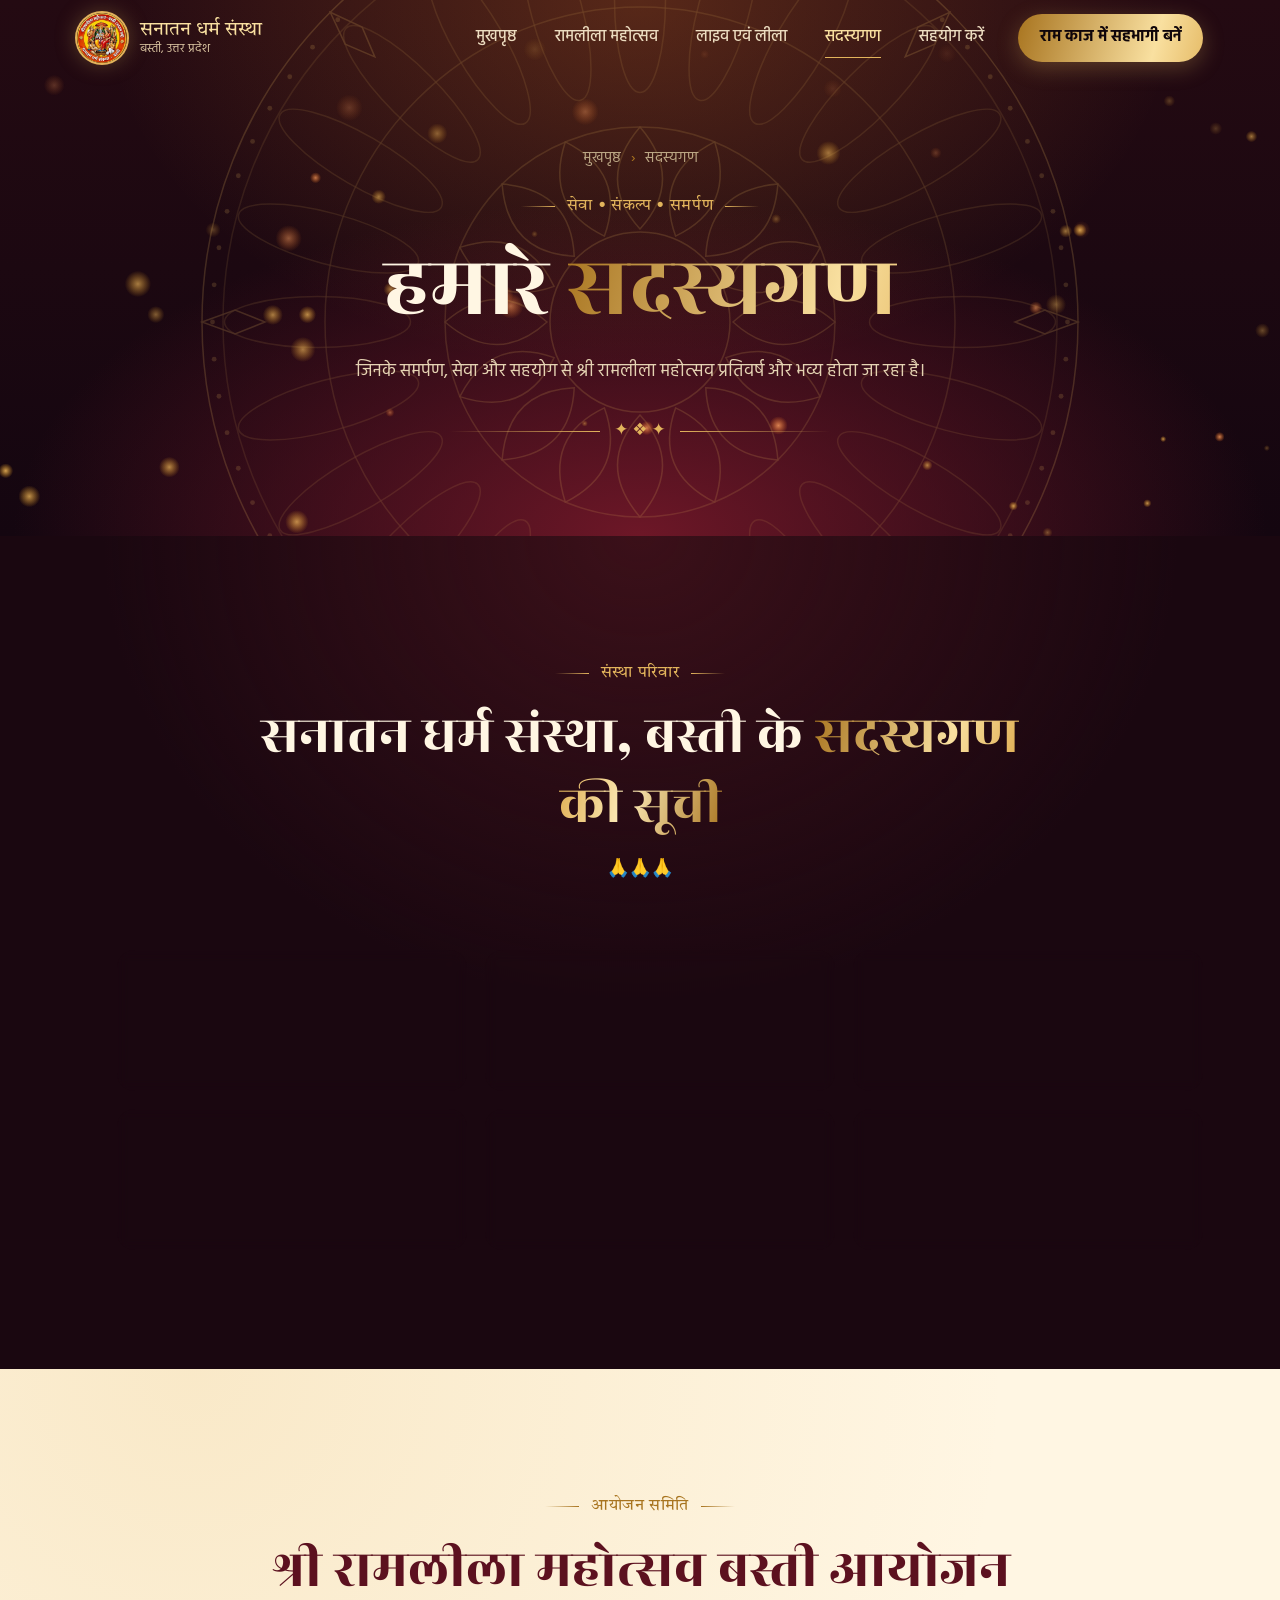
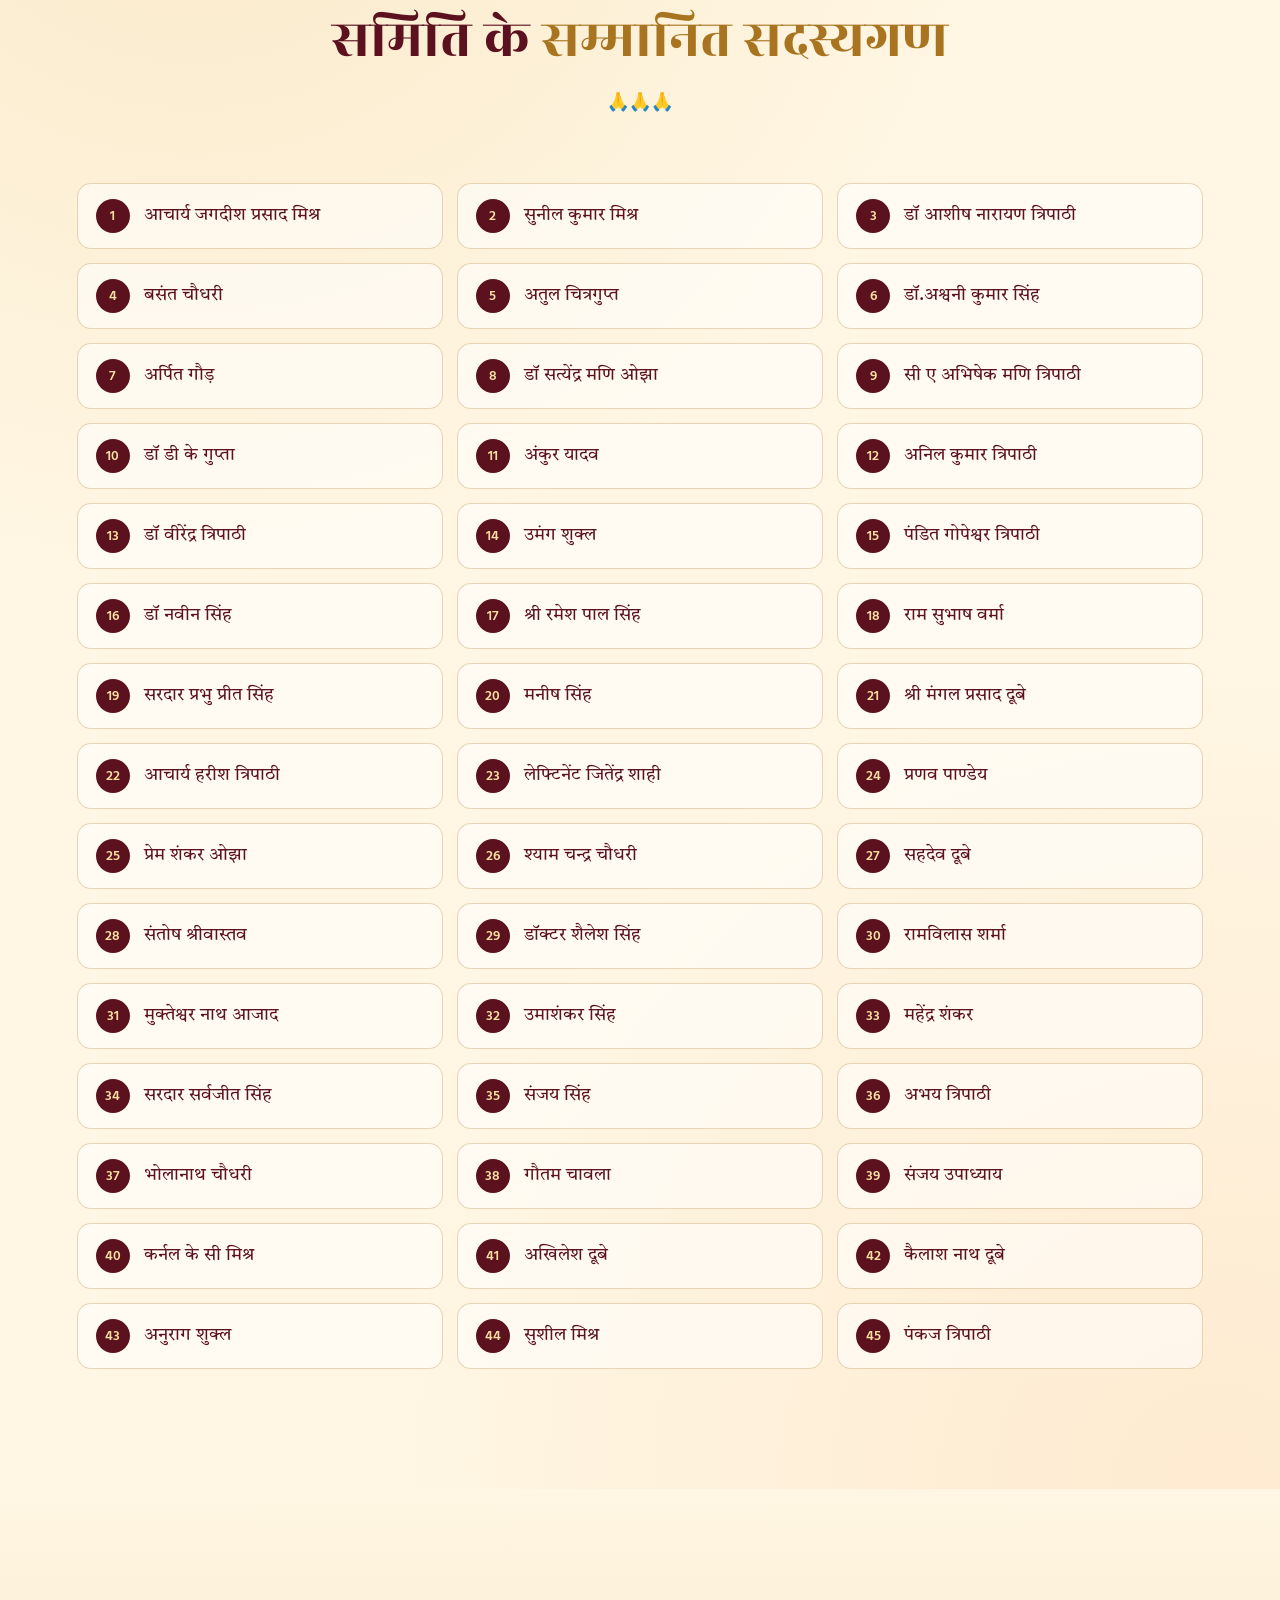
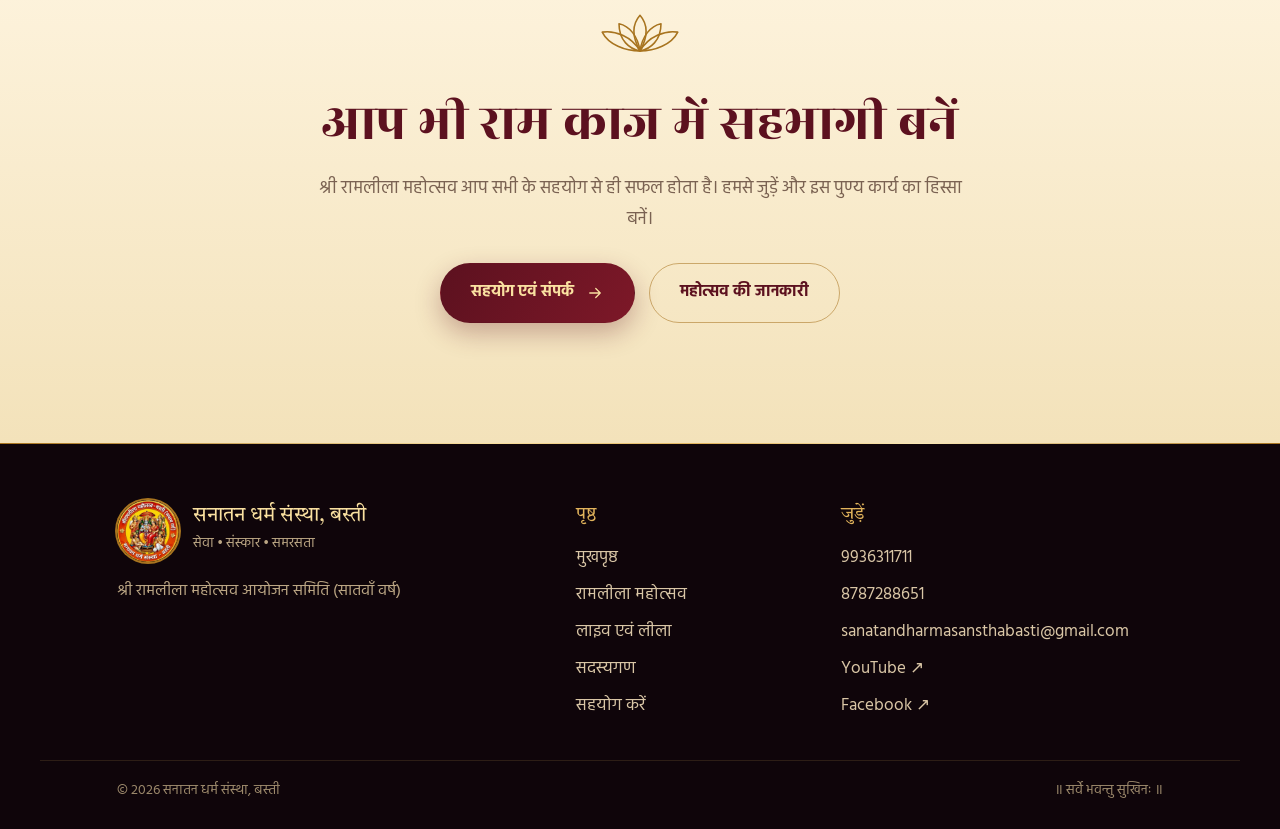
<file: sadasya.html>
<!doctype html>
<html lang="hi">
<head>
<meta charset="utf-8">
<meta name="viewport" content="width=device-width, initial-scale=1, viewport-fit=cover">
<meta name="theme-color" content="#0f050a">
<title>सदस्यगण | सनातन धर्म संस्था, बस्ती</title>
<meta name="description" content="सनातन धर्म संस्था, बस्ती के सदस्यगण तथा श्री रामलीला महोत्सव बस्ती आयोजन समिति के सम्मानित सदस्यगण की सूची।">
<meta property="og:type" content="website">
<meta property="og:title" content="सदस्यगण | सनातन धर्म संस्था, बस्ती">
<meta property="og:description" content="सनातन धर्म संस्था, बस्ती के सदस्यगण तथा श्री रामलीला महोत्सव बस्ती आयोजन समिति के सम्मानित सदस्यगण की सूची।">
<meta name="mobile-web-app-capable" content="yes">
<link rel="preconnect" href="https://fonts.googleapis.com">
<link rel="preconnect" href="https://fonts.gstatic.com" crossorigin>
<link href="https://fonts.googleapis.com/css2?family=Hind:wght@400;500;600;700&family=Rozha+One&family=Tiro+Devanagari+Hindi:ital@0;1&display=swap" rel="stylesheet">
<style>
/* ==========================================================================
   श्री रामलीला महोत्सव — बस्ती  ·  Premium temple-night design system
   ========================================================================== */

:root{
  --ink:#0f050a;
  --night:#1a0710;
  --wine:#2b0b14;
  --maroon:#5c111f;
  --crimson:#9a2230;
  --saffron:#f2822b;
  --gold:#e2b45c;
  --gold-hi:#f9e0a0;
  --gold-deep:#a8741f;
  --cream:#fff6e3;
  --paper:#fbf0d9;
  --paper-2:#f3e2ba;
  --text:#3a211b;
  --text-soft:#7a6252;
  --line:rgba(226,180,92,.28);

  --f-display:'Rozha One','Tiro Devanagari Hindi',serif;
  --f-serif:'Tiro Devanagari Hindi',serif;
  --f-sans:'Hind',system-ui,sans-serif;

  --gold-grad:linear-gradient(105deg,#a8741f 0%,#f9e0a0 38%,#e2b45c 55%,#fbe9b5 72%,#a8741f 100%);
  --pad-x:clamp(20px,6vw,96px);
  --maxw:1200px;
  --ease:cubic-bezier(.22,.8,.24,1);
  --hdr:76px;
}

*,*::before,*::after{box-sizing:border-box}
html{scrollbar-color:var(--gold-deep) var(--ink);scroll-behavior:smooth;-webkit-text-size-adjust:100%;scroll-padding-top:90px}
body{margin:0;-webkit-tap-highlight-color:transparent;background:var(--ink);color:var(--text);font-family:var(--f-sans);font-size:1.0625rem;line-height:1.7;overflow-x:hidden;-webkit-font-smoothing:antialiased}
img{max-width:100%;height:auto;display:block}
a{color:inherit;text-decoration:none}
button{font:inherit;cursor:pointer}
h1,h2,h3,p{margin:0}
:focus-visible{outline:2px solid var(--gold);outline-offset:3px;border-radius:4px}
::selection{background:var(--gold);color:var(--ink)}
.sr-only{position:absolute;width:1px;height:1px;overflow:hidden;clip:rect(0 0 0 0);white-space:nowrap}

/* ---------- Helpers ---------- */
.wrap{max-width:var(--maxw);margin-inline:auto}
.gold-text{background:var(--gold-grad);background-size:220% 100%;-webkit-background-clip:text;background-clip:text;color:transparent;animation:shimmer 7s linear infinite}
@keyframes shimmer{to{background-position:-220% 0}}
.eyebrow{display:inline-flex;align-items:center;gap:12px;font-family:var(--f-serif);font-size:1rem;color:var(--gold);letter-spacing:.04em}
.eyebrow::before,.eyebrow::after{content:"";width:34px;height:1px;background:linear-gradient(90deg,transparent,var(--gold))}
.eyebrow::after{transform:scaleX(-1)}
.eyebrow.dark{color:var(--gold-deep)}
.eyebrow.dark::before,.eyebrow.dark::after{background:linear-gradient(90deg,transparent,var(--gold-deep))}

/* ---------- Scroll progress + preloader ---------- */
.progress{position:fixed;inset:0 0 auto 0;height:3px;z-index:120;background:transparent;pointer-events:none}
.progress i{display:block;height:100%;width:100%;transform-origin:left;transform:scaleX(0);background:var(--gold-grad)}
.preloader{display:none;position:fixed;inset:0;z-index:200;place-items:center;background:radial-gradient(circle at 50% 45%,#3a0f1a,var(--ink) 70%);transition:opacity .7s var(--ease),visibility .7s}
.js .preloader{display:grid}
.preloader.done{opacity:0;visibility:hidden}
.preloader-inner{text-align:center;color:var(--gold-hi);font-family:var(--f-display)}
.preloader-om{font-size:5.5rem;line-height:1;animation:breathe 2.2s ease-in-out infinite;text-shadow:0 0 40px rgba(242,130,43,.7)}
.preloader-inner small{display:block;margin-top:10px;font-family:var(--f-serif);font-size:1.05rem;letter-spacing:.06em;color:var(--gold)}
@keyframes breathe{50%{transform:scale(1.08);opacity:.85}}

/* ---------- Header ---------- */
.site-header{position:fixed;inset:0 0 auto 0;z-index:100;height:var(--hdr);display:flex;align-items:center;justify-content:space-between;padding:0 var(--pad-x);transition:background .4s,backdrop-filter .4s,box-shadow .4s,height .4s}
.site-header.scrolled{background:rgba(15,5,10,.94);-webkit-backdrop-filter:blur(16px) saturate(1.4);backdrop-filter:blur(16px) saturate(1.4);box-shadow:0 1px 0 var(--line);height:66px}
.brand{display:flex;align-items:center;gap:13px;color:var(--cream)}
.brand img{width:50px;height:50px;border-radius:50%;box-shadow:0 0 0 2px var(--gold),0 0 22px rgba(226,180,92,.35)}
.brand b{display:block;font-family:var(--f-serif);font-weight:400;font-size:1.2rem;line-height:1.2;color:var(--gold-hi)}
.brand small{display:block;font-size:.78rem;color:#d9c3a0;line-height:1.2}
.nav{display:flex;align-items:center;gap:6px}
.nav a{position:relative;padding:8px 16px;color:#ecdcc0;font-weight:500;font-size:1rem;transition:color .25s}
.nav a:not(.nav-cta)::after{content:"";position:absolute;left:16px;right:16px;bottom:2px;height:1px;background:var(--gold);transform:scaleX(0);transition:transform .35s var(--ease)}
.nav a:hover,.nav a.active{color:var(--gold-hi)}
.nav a:hover::after,.nav a.active::after{transform:scaleX(1)}
.nav .nav-cta{margin-left:12px;padding:10px 22px;border-radius:999px;color:var(--ink);font-weight:700;background:var(--gold-grad);background-size:200% 100%;transition:background-position .6s,transform .3s var(--ease),box-shadow .3s;box-shadow:0 6px 22px rgba(226,180,92,.28)}
.nav .nav-cta:hover{background-position:100% 0;transform:translateY(-2px);color:var(--ink);box-shadow:0 10px 28px rgba(226,180,92,.4)}
.menu-toggle{display:none;position:relative;z-index:130;width:46px;height:46px;border:1px solid var(--line);border-radius:50%;background:rgba(15,5,10,.4);color:var(--gold-hi)}
.menu-toggle span{position:absolute;left:13px;right:13px;height:1.5px;background:currentColor;transition:transform .35s var(--ease),opacity .2s}
.menu-toggle span:nth-child(1){top:17px}.menu-toggle span:nth-child(2){top:22px}.menu-toggle span:nth-child(3){top:27px}
.menu-open .menu-toggle span:nth-child(1){transform:translateY(5px) rotate(45deg)}
.menu-open .menu-toggle span:nth-child(2){opacity:0}
.menu-open .menu-toggle span:nth-child(3){transform:translateY(-5px) rotate(-45deg)}

/* ---------- Buttons ---------- */
.btn{position:relative;overflow:hidden;display:inline-flex;align-items:center;justify-content:center;gap:12px;padding:15px 30px;border-radius:999px;border:1px solid transparent;font-weight:700;font-size:1.02rem;transition:transform .3s var(--ease),box-shadow .3s,background .3s,color .3s,border-color .3s}
.btn svg{width:18px;height:18px;transition:transform .3s var(--ease)}
.btn:hover svg{transform:translateX(4px)}
.btn-gold{color:var(--ink);background:var(--gold-grad);background-size:200% 100%;box-shadow:0 10px 30px rgba(226,180,92,.3)}
.btn-gold::before{content:"";position:absolute;inset:0;background:linear-gradient(110deg,transparent 30%,rgba(255,255,255,.55) 50%,transparent 70%);transform:translateX(-120%);transition:transform .8s var(--ease)}
.btn-gold:hover::before{transform:translateX(120%)}
.btn-gold:hover{transform:translateY(-3px);box-shadow:0 16px 38px rgba(226,180,92,.42)}
.btn-ghost{color:var(--gold-hi);border-color:rgba(226,180,92,.5);background:rgba(226,180,92,.06)}
.btn-ghost:hover{background:rgba(226,180,92,.16);border-color:var(--gold);transform:translateY(-3px)}
.btn-maroon{color:var(--gold-hi);background:linear-gradient(120deg,var(--maroon),#7d1828);box-shadow:0 10px 26px rgba(92,17,31,.3)}
.btn-maroon:hover{transform:translateY(-3px);box-shadow:0 16px 34px rgba(92,17,31,.4)}
.btn-line{color:var(--maroon);border-color:rgba(168,116,31,.55)}
.btn-line:hover{background:rgba(168,116,31,.1);transform:translateY(-3px)}
.btn-sm{padding:11px 20px;font-size:.95rem}

/* ---------- Hero (home) ---------- */
.hero{position:relative;isolation:isolate;overflow:hidden;min-height:100svh;display:grid;align-items:center;padding:calc(var(--hdr) + 24px) var(--pad-x) 56px;color:var(--cream);background:
  radial-gradient(70% 60% at 78% 42%,rgba(242,130,43,.28),transparent 62%),
  radial-gradient(50% 50% at 8% 90%,rgba(154,34,48,.5),transparent 65%),
  linear-gradient(160deg,#2b0b14 0%,#150610 55%,#0f050a 100%)}
.hero canvas,.page-hero canvas{position:absolute;inset:0;width:100%;height:100%;z-index:-1;pointer-events:none}
.hero-grid{width:100%;max-width:var(--maxw);margin-inline:auto;display:grid;grid-template-columns:1.1fr .9fr;gap:clamp(30px,5vw,80px);align-items:center}
.hero h1{font-family:var(--f-display);font-weight:400;font-size:clamp(2.9rem,6vw,5.4rem);line-height:1.12;margin:14px 0 4px;letter-spacing:-.005em}
.hero h1 .l2{display:block;font-size:.62em;line-height:1.3}
.hero-mantra{font-family:var(--f-serif);font-size:1.4rem;color:var(--saffron);margin:4px 0 10px;text-shadow:0 0 24px rgba(242,130,43,.45)}
.hero-copy{max-width:540px;color:#e7d6ba;font-size:1.12rem}
.hero-facts{display:flex;flex-wrap:wrap;gap:8px;margin:20px 0 4px}
.chip{display:inline-flex;align-items:center;gap:8px;padding:6px 14px 6px 7px;border:1px solid var(--line);border-radius:999px;background:rgba(255,246,227,.05);-webkit-backdrop-filter:blur(8px);backdrop-filter:blur(8px);font-size:.9rem;color:#f2e3c6}
.chip svg{width:26px;height:26px;padding:5px;border-radius:50%;background:rgba(226,180,92,.16);color:var(--gold)}
.hero-actions{display:flex;flex-wrap:wrap;gap:14px;margin-top:22px}

/* Countdown */
.countdown{margin-top:22px;max-width:520px}
.countdown-label{display:flex;align-items:center;gap:10px;font-family:var(--f-serif);color:var(--gold);font-size:1rem;margin-bottom:12px}
.countdown-label i{width:8px;height:8px;border-radius:50%;background:var(--saffron);box-shadow:0 0 0 0 rgba(242,130,43,.7);animation:ping 2s infinite}
@keyframes ping{70%{box-shadow:0 0 0 12px rgba(242,130,43,0)}100%{box-shadow:0 0 0 0 rgba(242,130,43,0)}}
.cd-grid{display:grid;grid-template-columns:repeat(4,1fr);gap:10px}
.cd-box{padding:10px 6px 8px;text-align:center;border-radius:14px;border:1px solid var(--line);background:linear-gradient(180deg,rgba(255,246,227,.08),rgba(255,246,227,.02));-webkit-backdrop-filter:blur(10px);backdrop-filter:blur(10px)}
.cd-box b{display:block;font-family:var(--f-display);font-weight:400;font-size:clamp(1.9rem,4vw,2.6rem);line-height:1.1;color:var(--gold-hi);font-variant-numeric:tabular-nums}
.cd-box span{font-size:.85rem;color:#cdb893}
.countdown-msg{display:none;padding:16px 20px;border:1px solid var(--line);border-radius:14px;background:rgba(226,180,92,.08);font-family:var(--f-serif);font-size:1.15rem;color:var(--gold-hi)}
.countdown.is-live .cd-grid,.countdown.is-over .cd-grid{display:none}
.countdown.is-live .countdown-msg,.countdown.is-over .countdown-msg{display:block}

/* Poster arch */
.hero-art{position:relative;justify-self:center;width:min(100%,430px);perspective:1100px}
.mandala{position:absolute;left:50%;top:50%;width:150%;aspect-ratio:1;translate:-50% -50%;background:url("[data-uri]") center/contain no-repeat;opacity:.55;animation:spin 140s linear infinite;z-index:0;pointer-events:none}
.mandala.m2{width:118%;opacity:.35;animation-duration:90s;animation-direction:reverse}
@keyframes spin{to{rotate:360deg}}
.arch{position:relative;z-index:1;padding:9px;border-radius:230px 230px 22px 22px;background:var(--gold-grad);background-size:220% 100%;animation:shimmer 9s linear infinite;box-shadow:0 40px 90px rgba(0,0,0,.6),0 0 90px rgba(242,130,43,.28);transition:transform .25s ease-out;transform-style:preserve-3d;will-change:transform}
.arch-in{overflow:hidden;border-radius:222px 222px 14px 14px;background:var(--wine)}
.arch img{width:100%;aspect-ratio:626/900;object-fit:cover;object-position:top}
.seal{position:absolute;z-index:3;right:-26px;bottom:60px;width:104px;height:104px;border-radius:50%;display:grid;place-items:center;text-align:center;background:radial-gradient(circle at 30% 25%,#b02a38,var(--maroon));color:var(--gold-hi);box-shadow:0 0 0 2px var(--gold),0 0 0 7px rgba(15,5,10,.65),0 0 0 8px var(--gold-deep),0 18px 40px rgba(0,0,0,.5);animation:float 6s ease-in-out infinite}
.seal b{display:block;font-family:var(--f-display);font-weight:400;font-size:2.5rem;line-height:.95}
.seal small{display:block;font-size:.76rem;line-height:1.1;margin-top:2px}
@keyframes float{50%{transform:translateY(-10px)}}
.scroll-hint{position:absolute;left:50%;bottom:20px;translate:-50% 0;display:flex;flex-direction:column;align-items:center;gap:8px;font-size:.78rem;color:#bfa98a}
.scroll-hint i{width:1px;height:38px;background:linear-gradient(var(--gold),transparent);animation:drip 2.2s ease-in-out infinite;transform-origin:top}
@keyframes drip{0%{transform:scaleY(0)}50%{transform:scaleY(1)}100%{transform:scaleY(1);opacity:0}}

/* ---------- Marquee ---------- */
.marquee{position:relative;overflow:hidden;padding:17px 0;background:linear-gradient(90deg,var(--maroon),#7d1828,var(--maroon));border-block:1px solid rgba(226,180,92,.45)}
.marquee-track{display:flex;width:max-content;animation:marquee 46s linear infinite}
.marquee:hover .marquee-track{animation-play-state:paused}
.marquee-track span{display:flex;align-items:center;gap:28px;padding-right:28px;font-family:var(--f-serif);font-size:1.3rem;color:var(--gold-hi);white-space:nowrap}
.marquee-track span i{font-style:normal;color:var(--saffron);font-size:1rem}
@keyframes marquee{to{transform:translateX(-50%)}}

/* ---------- Sections ---------- */
.section{position:relative;padding:clamp(70px,10vw,120px) var(--pad-x)}
.section-paper{background:var(--cream);background-image:radial-gradient(circle at 15% 0%,rgba(226,180,92,.2),transparent 40%),radial-gradient(circle at 95% 100%,rgba(242,130,43,.1),transparent 40%)}
.section-paper2{background:var(--paper-2)}
.section-dark{background:radial-gradient(60% 80% at 50% 0%,#3b1019,transparent 70%),var(--night);color:var(--cream)}
.sec-head{text-align:center;max-width:780px;margin:0 auto clamp(36px,5vw,64px)}
.sec-head h2{font-family:var(--f-display);font-weight:400;font-size:clamp(2rem,4.4vw,3.5rem);line-height:1.25;margin:14px 0 14px;color:var(--maroon)}
.section-dark .sec-head h2{color:var(--cream)}
.sec-head h2 em{font-style:normal;color:var(--gold-deep)}
.section-dark .sec-head h2 em{background:var(--gold-grad);-webkit-background-clip:text;background-clip:text;color:transparent}
.sec-head p{color:var(--text-soft);font-size:1.12rem}
.section-dark .sec-head p{color:#d9c6a6}

/* Stats */
.stats{position:relative;z-index:2;padding:44px var(--pad-x) 0;background:linear-gradient(var(--ink) 0 50%,var(--cream) 50% 100%)}
.stats-grid{max-width:var(--maxw);margin-inline:auto;display:grid;grid-template-columns:repeat(4,1fr);border-radius:22px;overflow:hidden;background:linear-gradient(180deg,#fffaf0,var(--paper));box-shadow:0 30px 70px rgba(15,5,10,.35),0 0 0 1px var(--line)}
.stat{position:relative;padding:34px 20px 30px;text-align:center}
.stat+.stat::before{content:"";position:absolute;left:0;top:22%;bottom:22%;width:1px;background:linear-gradient(transparent,var(--gold-deep),transparent);opacity:.5}
.stat b{display:block;font-family:var(--f-display);font-weight:400;font-size:clamp(2.6rem,5vw,3.9rem);line-height:1.1;color:var(--maroon);font-variant-numeric:tabular-nums}
.stat b sup{font-size:.4em;vertical-align:top;color:var(--gold-deep);margin-left:2px}
.stat span{display:block;margin-top:4px;font-family:var(--f-serif);font-size:1.1rem;color:var(--text)}
.stat small{display:block;color:var(--text-soft);font-size:.85rem}

/* Pillars */
.pillars{max-width:var(--maxw);margin-inline:auto;display:grid;grid-template-columns:repeat(3,1fr);gap:26px}
.pillar{position:relative;overflow:hidden;padding:42px 32px 38px;border-radius:20px;background:#fffdf7;border:1px solid #ecd9ac;box-shadow:0 14px 40px rgba(92,17,31,.07);transition:transform .5s var(--ease),box-shadow .5s,border-color .5s}
.pillar::before{content:"";position:absolute;inset:8px;border:1px solid rgba(226,180,92,.35);border-radius:14px;pointer-events:none}
.pillar::after{content:attr(data-no);position:absolute;right:20px;top:-12px;font-family:var(--f-display);font-size:7.5rem;line-height:1;color:rgba(226,180,92,.17);pointer-events:none}
.pillar:hover{transform:translateY(-10px);border-color:var(--gold);box-shadow:0 30px 60px rgba(92,17,31,.16)}
.glyph{position:relative;display:grid;place-items:center;width:76px;height:76px;margin-bottom:22px;border-radius:50%;font-family:var(--f-display);font-size:1.7rem;color:var(--gold-hi);background:radial-gradient(circle at 30% 25%,#b02a38,var(--maroon));box-shadow:0 0 0 3px #fffdf7,0 0 0 4px var(--gold),0 12px 26px rgba(92,17,31,.3)}
.pillar h3{font-family:var(--f-display);font-weight:400;font-size:1.6rem;color:var(--maroon);margin-bottom:10px}
.pillar p{color:var(--text-soft)}

/* Big quote */
.quote-feature{position:relative;overflow:hidden;isolation:isolate;text-align:center;padding:clamp(80px,12vw,150px) var(--pad-x);color:var(--cream);background:radial-gradient(60% 90% at 50% 50%,#4b1220,var(--night) 75%)}
.quote-feature .mandala{width:min(880px,150vw);opacity:.22;animation-duration:220s}
.quote-feature blockquote{position:relative;margin:0}
.quote-feature .qm{font-family:var(--f-display);font-size:5rem;line-height:.6;color:var(--saffron)}
.quote-feature p.q{font-family:var(--f-display);font-size:clamp(2.4rem,7vw,5.8rem);line-height:1.2;margin:10px 0 18px}
.quote-feature small{display:block;max-width:560px;margin-inline:auto;font-size:1.12rem;color:#dcc9a8}

/* Day strip */
.days{max-width:var(--maxw);margin-inline:auto;display:grid;grid-template-columns:repeat(10,1fr);gap:12px}
.day{position:relative;padding:20px 6px 18px;text-align:center;border-radius:16px;border:1px solid #e6d09b;background:#fffdf7;transition:transform .4s var(--ease),background .4s,border-color .4s,box-shadow .4s}
.day:hover{transform:translateY(-6px);border-color:var(--gold);box-shadow:0 16px 34px rgba(92,17,31,.14)}
.day small{display:block;font-size:.8rem;color:var(--text-soft)}
.day b{display:block;font-family:var(--f-display);font-weight:400;font-size:2.3rem;line-height:1.15;color:var(--maroon)}
.day span{display:block;font-size:.82rem;color:var(--gold-deep);font-weight:600}
.day.is-today{background:linear-gradient(160deg,#7d1828,var(--maroon));border-color:var(--gold);box-shadow:0 18px 40px rgba(92,17,31,.35)}
.day.is-today b,.day.is-today small{color:var(--gold-hi)}.day.is-today span{color:var(--saffron)}
.day.is-past{opacity:.5}
.days-note{max-width:var(--maxw);margin:28px auto 0;display:flex;justify-content:center;flex-wrap:wrap;gap:12px 30px;color:var(--text);font-family:var(--f-serif);font-size:1.12rem}
.days-note span{display:inline-flex;align-items:center;gap:10px}
.days-note svg{width:20px;height:20px;color:var(--gold-deep)}

/* Participation band */
.participation{position:relative;overflow:hidden;isolation:isolate;padding:clamp(64px,9vw,110px) var(--pad-x);color:var(--cream);background:linear-gradient(120deg,#3d0c16,#6d1727 60%,#4a0d17)}
.participation::after{content:"ॐ";position:absolute;right:5%;top:50%;translate:0 -50%;font-family:var(--f-display);font-size:min(30rem,60vw);line-height:1;color:rgba(255,255,255,.045);z-index:-1}
.participation-in{max-width:var(--maxw);margin-inline:auto;display:grid;grid-template-columns:1.4fr .6fr;gap:40px;align-items:center}
.participation h2{font-family:var(--f-display);font-weight:400;font-size:clamp(2rem,4.2vw,3.4rem);line-height:1.25;margin:14px 0 16px}
.participation h2 em{font-style:normal;background:var(--gold-grad);-webkit-background-clip:text;background-clip:text;color:transparent}
.participation p{max-width:660px;color:#ecd9b9;font-size:1.12rem}
.p-actions{display:flex;flex-direction:column;gap:14px;align-items:flex-start}

/* Closing */
.closing{position:relative;text-align:center;padding:clamp(70px,10vw,120px) var(--pad-x);background:linear-gradient(var(--cream),var(--paper-2))}
.closing .lotus{width:84px;margin:0 auto 18px;color:var(--gold-deep)}
.closing h2{font-family:var(--f-display);font-weight:400;font-size:clamp(2rem,4.4vw,3.4rem);line-height:1.25;color:var(--maroon);margin-bottom:16px}
.closing p{max-width:660px;margin:0 auto 14px;color:var(--text-soft);font-size:1.12rem}
.closing .mantra{font-family:var(--f-serif);font-size:1.45rem;color:var(--maroon)}
.closing-actions{display:flex;flex-wrap:wrap;gap:14px;justify-content:center;margin-top:28px}

/* ---------- Footer ---------- */
.footer{position:relative;background:var(--ink);color:#d9c6a6;border-top:1px solid var(--line)}
.footer::before{content:"";position:absolute;left:0;right:0;top:-1px;height:1px;background:var(--gold-grad)}
.footer-main{max-width:var(--maxw);margin-inline:auto;padding:56px var(--pad-x) 40px;display:grid;grid-template-columns:1.3fr .7fr 1fr;gap:40px}
.footer-brand{display:flex;gap:14px;align-items:center}
.footer-brand img{width:62px;height:62px;border-radius:50%;box-shadow:0 0 0 2px var(--gold-deep)}
.footer-brand b{display:block;font-family:var(--f-serif);font-weight:400;font-size:1.25rem;color:var(--gold-hi);line-height:1.25}
.footer-brand small{color:#bba684}
.footer p.tag{margin-top:16px;color:#bba684;font-size:.98rem}
.footer h4{margin:0 0 14px;font-family:var(--f-serif);font-weight:400;font-size:1.1rem;color:var(--gold)}
.footer ul{margin:0;padding:0;list-style:none;display:grid;gap:8px}
.footer ul a{color:#d9c6a6;transition:color .25s,padding .25s}
.footer ul a:hover{color:var(--gold-hi);padding-left:6px}
.footer-bottom{max-width:var(--maxw);margin-inline:auto;padding:18px var(--pad-x) 26px;display:flex;justify-content:space-between;gap:12px;flex-wrap:wrap;border-top:1px solid rgba(226,180,92,.14);font-size:.88rem;color:#9d8a6c}

/* ---------- Inner page hero ---------- */
.page-hero{position:relative;isolation:isolate;overflow:hidden;text-align:center;padding:calc(var(--hdr) + 70px) var(--pad-x) 90px;color:var(--cream);background:radial-gradient(60% 100% at 50% 0%,rgba(242,130,43,.25),transparent 70%),radial-gradient(70% 90% at 50% 100%,#6d1727,transparent 70%),linear-gradient(180deg,#240a12,#140610)}
.page-hero .mandala{top:60%;width:min(900px,160vw);opacity:.22;animation-duration:200s}
.crumbs{display:flex;justify-content:center;gap:10px;margin-bottom:18px;font-size:.92rem;color:#bba684}
.crumbs a:hover{color:var(--gold-hi)}.crumbs i{font-style:normal;color:var(--gold-deep)}
.page-hero h1{font-family:var(--f-display);font-weight:400;font-size:clamp(2.7rem,7vw,5.6rem);line-height:1.18;margin:16px 0 14px}
.page-hero p{max-width:700px;margin:0 auto;color:#e5d3b3;font-size:1.15rem}
.orn{display:flex;align-items:center;justify-content:center;gap:14px;margin-top:30px;color:var(--gold)}
.orn::before,.orn::after{content:"";width:min(150px,22vw);height:1px;background:linear-gradient(90deg,transparent,var(--gold))}
.orn::after{transform:scaleX(-1)}

/* ---------- Mahotsav page ---------- */
.event-layout{max-width:var(--maxw);margin-inline:auto;display:grid;grid-template-columns:.8fr 1.2fr;gap:clamp(30px,6vw,90px);align-items:start}
.poster-col{position:sticky;top:96px}
.poster-frame{position:relative;padding:12px;border-radius:20px;background:var(--gold-grad);background-size:220% 100%;animation:shimmer 9s linear infinite;box-shadow:0 30px 70px rgba(92,17,31,.35)}
.poster-frame img{border-radius:10px;width:100%;height:auto;cursor:zoom-in}
.poster-col .note{text-align:center;margin-top:14px;font-size:.9rem;color:var(--text-soft)}
.event-details h2{font-family:var(--f-display);font-weight:400;font-size:clamp(2rem,4vw,3.2rem);line-height:1.25;color:var(--maroon);margin:12px 0 18px}
.event-details h2 em{font-style:normal;color:var(--gold-deep)}
.event-details>p{color:var(--text-soft);margin-bottom:14px}
.detail-list{display:grid;gap:14px;margin:30px 0}
.detail{position:relative;display:flex;align-items:center;gap:18px;padding:18px 22px;border-radius:16px;background:#fffdf7;border:1px solid #ecd9ac;transition:transform .4s var(--ease),box-shadow .4s,border-color .4s}
.detail::before{content:"";position:absolute;left:0;top:14px;bottom:14px;width:3px;border-radius:3px;background:var(--gold-grad)}
.detail:hover{transform:translateX(8px);border-color:var(--gold);box-shadow:0 14px 34px rgba(92,17,31,.1)}
.detail .ic{flex:none;width:52px;height:52px;display:grid;place-items:center;border-radius:50%;background:radial-gradient(circle at 30% 25%,#b02a38,var(--maroon));color:var(--gold-hi)}
.detail .ic svg{width:24px;height:24px}
.detail small{display:block;font-size:.85rem;color:var(--text-soft)}
.detail b{display:block;font-size:1.12rem;line-height:1.4;color:var(--maroon);font-weight:600}
.btn-row{display:flex;flex-wrap:wrap;gap:12px}

/* Purpose bento */
.purpose{max-width:var(--maxw);margin-inline:auto;display:grid;grid-template-columns:repeat(3,1fr);gap:20px}
.purpose-card{position:relative;overflow:hidden;padding:34px 28px 30px;border-radius:20px;color:var(--cream);background:linear-gradient(160deg,rgba(255,246,227,.07),rgba(255,246,227,.015));border:1px solid var(--line);transition:transform .5s var(--ease),border-color .5s,background .5s}
.purpose-card::before{content:"";position:absolute;inset:-1px;background:radial-gradient(260px circle at var(--mx,50%) var(--my,0%),rgba(242,130,43,.28),transparent 60%);opacity:0;transition:opacity .4s;pointer-events:none}
.purpose-card:hover{transform:translateY(-8px);border-color:rgba(226,180,92,.7)}
.purpose-card:hover::before{opacity:1}
.purpose-card .no{display:block;font-family:var(--f-display);font-size:3.6rem;line-height:1;background:var(--gold-grad);-webkit-background-clip:text;background-clip:text;color:transparent;margin-bottom:12px}
.purpose-card h3{font-family:var(--f-serif);font-weight:400;font-size:1.5rem;color:var(--gold-hi);margin-bottom:8px}
.purpose-card p{color:#d9c6a6;font-size:1.02rem}

/* Shloka */
.shloka{position:relative;text-align:center;padding:clamp(70px,10vw,120px) var(--pad-x);background:var(--cream);overflow:hidden;isolation:isolate}
.shloka .mandala{width:min(780px,140vw);opacity:.3;animation-duration:260s;filter:invert(.35) sepia(1) saturate(2) hue-rotate(-15deg)}
.shloka .om{font-family:var(--f-display);font-size:3rem;color:var(--gold-deep);line-height:1}
.shloka .sk{font-family:var(--f-display);font-size:clamp(2rem,5vw,3.8rem);line-height:1.5;color:var(--maroon);margin:14px 0}
.shloka p.tr{color:var(--text-soft);font-size:1.15rem}

/* ---------- Sahyog page ---------- */
.sankalp{max-width:820px;margin:0 auto;text-align:center;padding:20px 26px;border-radius:999px;border:1px solid var(--gold);background:linear-gradient(90deg,transparent,rgba(226,180,92,.18),transparent);font-family:var(--f-serif);font-size:clamp(1.05rem,2.4vw,1.4rem);color:var(--maroon)}
.ways{max-width:var(--maxw);margin:48px auto 0;display:grid;grid-template-columns:repeat(3,1fr);gap:22px}
.way{padding:30px 28px;border-radius:20px;background:#fffdf7;border:1px solid #ecd9ac;text-align:center;transition:transform .5s var(--ease),box-shadow .5s,border-color .5s}
.way:hover{transform:translateY(-8px);border-color:var(--gold);box-shadow:0 24px 50px rgba(92,17,31,.13)}
.way .glyph{margin-inline:auto}.way .glyph svg{width:30px;height:30px}
.way h3{font-family:var(--f-serif);font-weight:400;font-size:1.45rem;color:var(--maroon);margin-bottom:6px}
.way p{color:var(--text-soft);font-size:1rem}

.pay-grid{max-width:1060px;margin-inline:auto;display:grid;grid-template-columns:1fr 1fr;gap:26px;align-items:start}
.pay-card{position:relative;overflow:hidden;padding:clamp(26px,4vw,40px);border-radius:24px;color:var(--cream);background:linear-gradient(160deg,rgba(255,246,227,.08),rgba(255,246,227,.02));border:1px solid var(--line);box-shadow:0 30px 70px rgba(0,0,0,.35)}
.pay-card::after{content:attr(data-sym);position:absolute;right:20px;top:-10px;font-family:var(--f-display);font-size:7rem;line-height:1;color:rgba(226,180,92,.1);pointer-events:none}
.pay-card h2{font-family:var(--f-display);font-weight:400;font-size:clamp(1.7rem,3vw,2.2rem);color:var(--gold-hi);margin:8px 0 22px;line-height:1.3}
.rows{display:grid}
.row{position:relative;display:flex;justify-content:space-between;align-items:center;gap:14px;padding:15px 0;border-bottom:1px solid rgba(226,180,92,.18)}
.row:last-child{border-bottom:0}
.row small{display:block;font-size:.83rem;color:#bba684}
.row b{display:block;font-size:1.12rem;font-weight:600;color:var(--cream);overflow-wrap:anywhere;letter-spacing:.02em}
.copy{flex:none;display:inline-flex;align-items:center;gap:6px;padding:7px 14px;border-radius:999px;border:1px solid rgba(226,180,92,.5);background:rgba(226,180,92,.08);color:var(--gold-hi);font-size:.85rem;font-weight:600;transition:background .25s,color .25s,transform .25s}
.copy svg{width:14px;height:14px}
.copy:hover{background:var(--gold);color:var(--ink)}
.copy.ok{background:#2c8a5a;border-color:#2c8a5a;color:#fff}
.note-s{margin-top:18px;padding:12px 14px;border-radius:12px;background:rgba(242,130,43,.1);border:1px dashed rgba(242,130,43,.5);font-size:.9rem;color:#f0d9b4}
.qr-box{position:relative;width:min(100%,270px);margin:0 auto 26px;padding:8px;border-radius:18px;background:#0a0a0a;box-shadow:0 0 0 3px var(--gold),0 20px 50px rgba(0,0,0,.4);cursor:zoom-in;transition:transform .4s var(--ease)}
.qr-box:hover{transform:scale(1.03)}
.qr-box img{width:100%;height:auto;border-radius:11px}
.qr-box span{position:absolute;left:50%;bottom:-13px;translate:-50% 0;padding:4px 14px;border-radius:999px;background:var(--gold-grad);color:var(--ink);font-size:.8rem;font-weight:700;white-space:nowrap}
.gratitude{max-width:1060px;margin:28px auto 0;display:flex;gap:22px;align-items:center;padding:26px 32px;border-radius:20px;background:linear-gradient(120deg,var(--maroon),#7d1828);border:1px solid var(--gold-deep);color:#f6e3be}
.gratitude svg{flex:none;width:52px;height:52px;color:var(--gold)}
.gratitude h3{font-family:var(--f-serif);font-weight:400;font-size:1.5rem;color:var(--gold-hi);margin-bottom:4px}
.gratitude p{font-size:1.02rem}

.contact-grid{max-width:1000px;margin-inline:auto;display:grid;grid-template-columns:repeat(3,1fr);gap:20px}
.contact-card{display:flex;flex-direction:column;align-items:center;gap:6px;text-align:center;padding:30px 16px;border-radius:20px;background:#fffdf7;border:1px solid #ecd9ac;overflow-wrap:anywhere;transition:transform .5s var(--ease),box-shadow .5s,border-color .5s,background .5s}
.contact-card:hover{transform:translateY(-8px);border-color:var(--gold);box-shadow:0 24px 50px rgba(92,17,31,.13);background:#fff}
.contact-card .ic{display:grid;place-items:center;width:58px;height:58px;margin-bottom:8px;border-radius:50%;background:radial-gradient(circle at 30% 25%,#b02a38,var(--maroon));color:var(--gold-hi)}
.contact-card .ic svg{width:25px;height:25px}
.contact-card small{color:var(--text-soft)}.contact-card b{color:var(--maroon);font-size:1.15rem;font-weight:600}
.social-row{display:flex;justify-content:center;flex-wrap:wrap;gap:14px;margin-top:34px}

/* ---------- Lightbox + toast ---------- */
.lightbox{position:fixed;inset:0;z-index:300;display:grid;place-items:center;padding:24px;background:rgba(10,3,6,.9);-webkit-backdrop-filter:blur(8px);backdrop-filter:blur(8px);opacity:0;visibility:hidden;transition:opacity .35s,visibility .35s}
.lightbox.open{opacity:1;visibility:visible}
.lightbox img{max-height:88svh;width:auto;border-radius:14px;box-shadow:0 0 0 3px var(--gold),0 40px 100px rgba(0,0,0,.7);transform:scale(.94);transition:transform .45s var(--ease)}
.lightbox.open img{transform:scale(1)}
.lightbox button{position:absolute;top:18px;right:18px;width:48px;height:48px;border-radius:50%;border:1px solid var(--gold);background:rgba(15,5,10,.6);color:var(--gold-hi);font-size:1.5rem;line-height:1}
.toast{position:fixed;left:50%;bottom:26px;z-index:400;translate:-50% 30px;padding:12px 22px;border-radius:999px;background:var(--gold-grad);color:var(--ink);font-weight:700;font-size:.95rem;box-shadow:0 14px 40px rgba(0,0,0,.4);opacity:0;pointer-events:none;transition:.35s var(--ease)}
.toast.show{opacity:1;translate:-50% 0}

/* ---------- Reveal ---------- */
.js .reveal{opacity:0;transform:translateY(34px);transition:opacity .9s var(--ease),transform .9s var(--ease);transition-delay:calc(var(--d,0)*90ms)}
.js .reveal.is-in{opacity:1;transform:none}
.js .reveal.fade{transform:none}
.js .reveal.left{transform:translateX(-40px)}
.js .reveal.right{transform:translateX(40px)}
.js .reveal.left.is-in,.js .reveal.right.is-in{transform:none}

/* ---------- Responsive ---------- */
@media(max-width:1020px){
  .hero-grid{grid-template-columns:1fr;text-align:center}
  .hero-copy,.countdown{margin-inline:auto}
  .hero-facts,.hero-actions{justify-content:center}
  .countdown-label{justify-content:center}
  .hero-art{width:min(86%,380px);margin-top:20px}
  .seal{right:-14px}
  .scroll-hint{display:none}
  .days{grid-template-columns:repeat(5,1fr)}
  .event-layout{grid-template-columns:1fr}
  .poster-col{position:static;max-width:380px;margin-inline:auto}
  .footer-main{grid-template-columns:1fr 1fr}.footer-main>div:first-child{grid-column:1/-1}
}
@media(max-width:820px){
  .js .reveal.left,.js .reveal.right{transform:translateY(34px)}
  .js .reveal.left.is-in,.js .reveal.right.is-in{transform:none}
  .menu-toggle{display:block}
  .nav{position:fixed;inset:0;z-index:125;flex-direction:column;justify-content:center;gap:10px;background:radial-gradient(70% 50% at 50% 30%,#4b1220,var(--ink) 80%);opacity:0;visibility:hidden;transition:opacity .4s,visibility .4s}
  .menu-open .nav{opacity:1;visibility:visible}
  .nav a{font-family:var(--f-display);font-size:1.9rem;padding:10px 20px}
  .nav .nav-cta{margin:18px 0 0;font-family:var(--f-sans);font-size:1.05rem;padding:14px 30px}
  .menu-open{overflow:hidden}
  .pillars,.purpose,.ways,.contact-grid{grid-template-columns:1fr}
  .stats-grid{grid-template-columns:1fr 1fr}
  .stat:nth-child(3)::before{display:none}
  .stat:nth-child(n+3){border-top:1px solid rgba(168,116,31,.25)}
  .participation-in{grid-template-columns:1fr}
  .pay-grid{grid-template-columns:1fr}
}
@media(max-width:620px){
  body{font-size:1rem}
  .brand small{display:none}
  .brand b{font-size:1.1rem}
  .days{display:flex;overflow-x:auto;scroll-snap-type:x mandatory;gap:10px;padding:6px 4px 16px;margin-inline:calc(var(--pad-x)*-1);padding-inline:var(--pad-x);scrollbar-width:none}
  .days::-webkit-scrollbar{display:none}
  .day{flex:0 0 92px;scroll-snap-align:center}
  .cd-grid{gap:7px}
  .seal{width:88px;height:88px;bottom:40px;right:-8px}.seal b{font-size:2rem}
  .sankalp{border-radius:22px}
  .gratitude{flex-direction:column;text-align:center;padding:24px 20px}
  .footer-main{grid-template-columns:1fr}
  .footer-bottom{flex-direction:column;align-items:flex-start}
  .btn{padding:14px 24px}
  .hero-actions .btn,.closing-actions .btn,.btn-row .btn{flex:1 1 100%}
  .row b{font-size:1.02rem}
}

@media(prefers-reduced-motion:reduce){
  html{scroll-behavior:auto}
  *,*::before,*::after{animation:none!important;transition-duration:.01ms!important}
  .js .reveal{opacity:1;transform:none}
}

/* stacking: keep content above decorative mandalas */
.page-hero>*:not(canvas):not(.mandala),.shloka>.reveal,.quote-feature>blockquote{position:relative;z-index:1}

/* ==========================================================================
   Android-first + Windows polish
   ========================================================================== */
.dock{display:none}
::-webkit-scrollbar{width:12px}::-webkit-scrollbar-track{background:var(--ink)}
::-webkit-scrollbar-thumb{background:linear-gradient(var(--gold-deep),var(--gold));border-radius:8px;border:3px solid var(--ink)}

/* big monitors (Windows desktops, 1600px+) */
@media(min-width:1600px){
  :root{--maxw:1360px;--pad-x:clamp(96px,8vw,180px)}
  body{font-size:1.125rem}
  .hero-art{width:min(100%,480px)}
}

/* touch devices: no sticky hover states, comfortable tap targets */
@media(hover:none){
  .pillar:hover,.day:hover,.way:hover,.contact-card:hover,.purpose-card:hover,.detail:hover,.qr-box:hover,.btn:hover{transform:none}
  .btn-gold:hover::before{transform:translateX(-120%)}
}
@media(pointer:coarse){
  .btn{min-height:50px}
  .btn-sm{min-height:46px}
  .copy{min-height:42px;padding:8px 16px;font-size:.92rem}
  .nav a{min-height:46px;display:inline-flex;align-items:center}
  .footer ul a{display:inline-block;padding:6px 0}
}

/* Android phones */
@media(max-width:820px){
  :root{--hdr:66px}
  .site-header{padding-left:max(var(--pad-x),env(safe-area-inset-left));padding-right:max(var(--pad-x),env(safe-area-inset-right))}
  /* cheaper rendering on mid/low-end phones */
  .site-header.scrolled,.chip,.cd-box,.lightbox{-webkit-backdrop-filter:none;backdrop-filter:none}
  .site-header.scrolled{background:rgba(15,5,10,.97)}
  .chip{background:rgba(255,246,227,.08)}
  .cd-box{background:rgba(255,246,227,.07)}
  .mandala{animation-duration:240s}
  .hero{min-height:auto;padding-top:calc(var(--hdr) + 28px);padding-bottom:64px}
  .hero h1{font-size:clamp(2.7rem,13vw,3.8rem)}
  .hero-copy{font-size:1.05rem}
  .stats{padding-top:32px}
  .stat{padding:26px 10px 22px}
  .sec-head h2{font-size:clamp(1.8rem,8vw,2.4rem)}
  .marquee-track span{font-size:1.12rem}
  .marquee{padding:13px 0}
  .poster-col{max-width:340px}
  /* bottom action dock */
  .dock{position:fixed;z-index:90;left:10px;right:10px;bottom:calc(10px + env(safe-area-inset-bottom));display:grid;grid-template-columns:1fr 1fr 1.35fr;gap:6px;padding:6px;border-radius:999px;background:rgba(20,6,12,.96);border:1px solid var(--line);box-shadow:0 12px 36px rgba(0,0,0,.5);transition:transform .4s var(--ease)}
  .dock a{display:flex;align-items:center;justify-content:center;gap:7px;min-height:48px;padding:0 10px;border-radius:999px;color:var(--gold-hi);font-weight:600;font-size:.92rem;white-space:nowrap}
  .dock a:active{background:rgba(226,180,92,.18)}
  .dock svg{width:20px;height:20px;flex:none}
  .dock .dock-main{color:var(--ink);background:var(--gold-grad)}
  .menu-open .dock,.lightbox.open ~ .dock{transform:translateY(140%)}
  body{padding-bottom:calc(76px + env(safe-area-inset-bottom))}
  .toast{bottom:calc(86px + env(safe-area-inset-bottom))}
}
@media(max-width:380px){
  .dock a span{font-size:.82rem}.dock a{gap:5px;padding:0 6px}
  .cd-box b{font-size:1.7rem}
  .brand b{font-size:1rem}
}
/* phone in landscape */
@media(max-height:480px) and (orientation:landscape){
  .hero{padding-top:calc(var(--hdr) + 14px)}
  .dock{display:none}body{padding-bottom:0}
  .scroll-hint{display:none}
}

</style>
<script>document.documentElement.classList.add('js')</script>
<style>
/* सदस्यगण page — simple name cards (no avatar / letter logo) */
.member-grid{max-width:var(--maxw);margin:0 auto;display:grid;grid-template-columns:repeat(auto-fill,minmax(260px,1fr));gap:18px}
.member-card{padding:24px 24px 22px;border:1px solid var(--line);border-radius:18px;background:linear-gradient(160deg,rgba(255,246,227,.07),rgba(255,246,227,.015));-webkit-backdrop-filter:blur(6px);backdrop-filter:blur(6px);position:relative;overflow:hidden;transition:transform .4s var(--ease),border-color .3s,box-shadow .4s}
.member-card::before{content:"";position:absolute;left:0;top:18px;bottom:18px;width:3px;border-radius:0 3px 3px 0;background:var(--gold-grad)}
.member-card:hover{transform:translateY(-5px);border-color:var(--gold);box-shadow:0 20px 44px -22px rgba(226,180,92,.5)}
.member-card b{display:block;font-family:var(--f-serif);font-weight:400;font-size:1.3rem;line-height:1.35;color:var(--gold-hi)}
.member-card small{display:block;margin-top:4px;color:#d9c6a6;font-size:.92rem}
.name-grid{max-width:var(--maxw);margin:0 auto;padding:0;list-style:none;display:grid;grid-template-columns:repeat(auto-fill,minmax(300px,1fr));gap:14px;counter-reset:n}
.name-item{counter-increment:n;display:flex;align-items:center;gap:14px;padding:15px 18px;border:1px solid rgba(168,116,31,.28);border-radius:14px;background:rgba(255,255,255,.55);color:var(--maroon);font-family:var(--f-serif);font-size:1.12rem;line-height:1.4;transition:transform .35s var(--ease),border-color .3s,box-shadow .35s,background .3s}
.name-item::before{content:counter(n);flex:none;min-width:34px;height:34px;padding:0 8px;display:grid;place-items:center;border-radius:50%;background:var(--maroon);color:var(--gold-hi);font-family:var(--f-sans);font-size:.85rem;font-weight:600}
.name-item:hover{transform:translateY(-3px);border-color:var(--gold-deep);background:#fff;box-shadow:0 14px 30px -18px rgba(92,17,31,.45)}

.member-card{cursor:pointer}
.member-card:focus-visible{border-color:var(--gold)}
.member-card .more{display:inline-block;margin-top:10px;font-size:.88rem;font-weight:600;color:var(--gold)}
.member-card:hover .more{color:var(--gold-hi)}
.mm{position:fixed;inset:0;z-index:320;display:grid;place-items:center;padding:20px;background:rgba(10,3,6,.82);-webkit-backdrop-filter:blur(6px);backdrop-filter:blur(6px);opacity:0;visibility:hidden;transition:opacity .3s,visibility .3s}
.mm.open{opacity:1;visibility:visible}
.mm-card{position:relative;width:min(100%,560px);max-height:86svh;overflow:auto;padding:34px 28px 28px;border-radius:22px;background:linear-gradient(160deg,#3a0f1a,#1a0710);border:1px solid var(--gold);box-shadow:0 0 0 4px rgba(226,180,92,.12),0 40px 100px rgba(0,0,0,.7);transform:translateY(24px) scale(.97);transition:transform .4s var(--ease)}
.mm.open .mm-card{transform:none}
.mm-card::before{content:"";position:absolute;left:28px;right:28px;top:0;height:3px;border-radius:0 0 3px 3px;background:var(--gold-grad)}
.mm-card h3{font-family:var(--f-display);font-weight:400;font-size:1.6rem;line-height:1.35;color:var(--gold-hi);padding-right:40px}
.mm-card .role{display:block;margin:4px 0 16px;font-size:.92rem;color:#d9c6a6}
.mm-card p{color:#f0e1c4;font-size:1.05rem;line-height:1.8}
.mm-card p+p{margin-top:12px}
.mm-close{position:absolute;top:14px;right:14px;width:42px;height:42px;border-radius:50%;border:1px solid var(--gold);background:rgba(15,5,10,.6);color:var(--gold-hi);font-size:1.4rem;line-height:1}
.mm-close:hover{background:var(--gold);color:var(--ink)}
@media(max-width:560px){.member-grid,.name-grid{grid-template-columns:1fr}}
</style>
</head>
<body>
<div class="preloader" aria-hidden="true"><div class="preloader-inner"><div class="preloader-om">ॐ</div><small>॥ जय श्री राम ॥</small></div></div>
<div class="progress" aria-hidden="true"><i></i></div>
<header class="site-header">
  <a class="brand" href="index.html" aria-label="सनातन धर्म संस्था, बस्ती — मुखपृष्ठ">
    <img src="[data-uri]" alt="" width="50" height="50">
    <span><b>सनातन धर्म संस्था</b><small>बस्ती, उत्तर प्रदेश</small></span>
  </a>
  <button class="menu-toggle" aria-label="मेन्यू खोलें" aria-expanded="false"><span></span><span></span><span></span></button>
  <nav class="nav" aria-label="मुख्य मेन्यू">
    <a href="index.html">मुखपृष्ठ</a>
    <a href="mahotsav.html">रामलीला महोत्सव</a>
    <a href="live.html">लाइव एवं लीला</a>
    <a href="sadasya.html" class="active" aria-current="page">सदस्यगण</a>
    <a href="sahyog.html">सहयोग करें</a>
    <a class="nav-cta" href="sahyog.html#payment">राम काज में सहभागी बनें</a>
  </nav>
</header>

<main id="main">
<section class="page-hero">
  <canvas data-embers aria-hidden="true"></canvas><div class="mandala" aria-hidden="true"></div>
  <nav class="crumbs reveal fade" aria-label="breadcrumb"><a href="index.html">मुखपृष्ठ</a><i>›</i><span>सदस्यगण</span></nav>
  <span class="eyebrow reveal fade">सेवा • संकल्प • समर्पण</span>
  <h1 class="reveal" style="--d:1">हमारे <span class="gold-text">सदस्यगण</span></h1>
  <p class="reveal" style="--d:2">जिनके समर्पण, सेवा और सहयोग से श्री रामलीला महोत्सव प्रतिवर्ष और भव्य होता जा रहा है।</p>
  <div class="orn reveal fade" aria-hidden="true">✦ ❖ ✦</div>
</section>

<section class="section section-dark" id="sanstha">
  <div class="sec-head reveal"><span class="eyebrow">संस्था परिवार</span><h2>सनातन धर्म संस्था, बस्ती के <em>सदस्यगण की सूची</em></h2><p>🙏🙏🙏</p></div>
  <ul class="member-grid"><li class="member-card reveal" style="--d:0" tabindex="0" role="button" aria-haspopup="dialog" data-full="कर्नल कृष्ण चन्द्र मिश्र"><b>कर्नल के सी मिश्र</b><small>सदस्य, सनातन धर्म संस्था</small><span class="more">परिचय देखें ›</span><div class="member-bio" hidden><p>कर्नल कृष्ण चन्द्र मिश्र जी सेवानिवृत्त सेना अधिकारी रहे हैं और वर्तमान में बस्ती में निवास करते हैं। अपनी इस जन्म भूमि को उन्होंने कर्म भूमि बनाया है।</p><p>जैविक कृषि में नवाचार और समाज सेवा के लिए राष्ट्रीय स्तर के पुरस्कार आपको प्राप्त हैं।</p></div></li><li class="member-card reveal" style="--d:1" tabindex="0" role="button" aria-haspopup="dialog" data-full="अखिलेश दूबे"><b>अखिलेश दूबे</b><small>सदस्य, सनातन धर्म संस्था</small><span class="more">परिचय देखें ›</span><div class="member-bio" hidden><p>अखिलेश दूबे जी, आप आटोमोबाइल्स जगत के बस्ती मंडल के प्रसिद्ध व्यवसायी हैं। खेल, धर्म और सामाजिक व्यवस्था पर गहन अध्ययन है आपका।</p><p>आपके पिता श्री एस पी दूबे जी द्वारा भी क्षेत्र की बड़ी श्री रामलीला का आयोजन किया जाता था।</p></div></li><li class="member-card reveal" style="--d:2" tabindex="0" role="button" aria-haspopup="dialog" data-full="कैलाश नाथ दूबे"><b>कैलाश नाथ दूबे</b><small>सदस्य, सनातन धर्म संस्था</small><span class="more">परिचय देखें ›</span><div class="member-bio" hidden><p>कैलाश नाथ दूबे जी, आप इंडियन पब्लिक स्कूल बस्ती के संस्थापक और निदेशक हैं।</p><p>आपका जन्म बंगाल में हुआ और आपने अपने पूर्वजों की धरती बस्ती को अपना कार्यस्थल बनाया। आपने ही बच्चों द्वारा होने वाली श्री रामलीला का विचार रखा।</p></div></li><li class="member-card reveal" style="--d:0" tabindex="0" role="button" aria-haspopup="dialog" data-full="अनुराग शुक्ल"><b>अनुराग शुक्ल</b><small>सदस्य, सनातन धर्म संस्था</small><span class="more">परिचय देखें ›</span><div class="member-bio" hidden><p>अनुराग शुक्ल जी, आप प्रगतिशील जैविक कृषक हैं। आपने बड़े स्तर पर बागवानी की है, साथ ही भारतीय जीवन बीमा निगम के साथ भी कार्य किया है।</p><p>धर्म और राष्ट्र विषय पर आपकी बड़ी अच्छी समझ है।</p></div></li><li class="member-card reveal" style="--d:1" tabindex="0" role="button" aria-haspopup="dialog" data-full="सुशील मिश्र"><b>सुशील मिश्र</b><small>सदस्य, सनातन धर्म संस्था</small><span class="more">परिचय देखें ›</span><div class="member-bio" hidden><p>सुशील मिश्र जी, आप आटोमोबाइल्स जगत के बस्ती के प्रसिद्ध व्यवसायी हैं। देश भर में आपका ट्रांसपोर्ट का व्यापार है।</p><p>एक युवा, धर्मनिष्ठ व्यक्ति के रूप में आप जाने जाते हैं।</p></div></li><li class="member-card reveal" style="--d:2" tabindex="0" role="button" aria-haspopup="dialog" data-full="भृगुनाथ त्रिपाठी &#x27;पंकज&#x27;"><b>पंकज त्रिपाठी</b><small>सदस्य, सनातन धर्म संस्था</small><span class="more">परिचय देखें ›</span><div class="member-bio" hidden><p>भृगुनाथ त्रिपाठी 'पंकज' जी कलम के सिपाही हैं। आपने देश भर में स्वतंत्र रूप से और जिले में विभिन्न समाचारपत्रों से पत्रकारिता की है, कुछ पत्रिकाओं और स्मारिकाओं का सम्पादन भी आपके द्वारा किया गया है। आप एक कम्पनी के निदेशक व जिले के प्रमुख पत्रकार संगठन के जिला महामंत्री हैं।</p><p>श्री रामलीला महोत्सव में आप बच्चों के प्रशिक्षण में सहयोगी रहते हैं, साथ ही संस्था से जुड़े अन्य कार्यक्रमों का वर्ष भर संचालन करते हैं।</p></div></li></ul>
</section>

<section class="section section-paper" id="samiti">
  <div class="sec-head reveal"><span class="eyebrow dark">आयोजन समिति</span><h2>श्री रामलीला महोत्सव बस्ती आयोजन समिति के <em>सम्मानित सदस्यगण</em></h2><p>🙏🙏🙏</p></div>
  <ol class="name-grid"><li class="name-item reveal"><span>आचार्य जगदीश प्रसाद मिश्र</span></li><li class="name-item reveal"><span>सुनील कुमार मिश्र</span></li><li class="name-item reveal"><span>डॉ आशीष नारायण त्रिपाठी</span></li><li class="name-item reveal"><span>बसंत चौधरी</span></li><li class="name-item reveal"><span>अतुल चित्रगुप्त</span></li><li class="name-item reveal"><span>डॉ.अश्वनी कुमार सिंह</li><li class="name-item reveal"><span>अर्पित गौड़</span></li><li class="name-item reveal"><span>डॉ सत्येंद्र मणि ओझा</span></li><li class="name-item reveal"><span>सी ए अभिषेक मणि त्रिपाठी</span></li><li class="name-item reveal"><span>डॉ डी के गुप्ता</span></li><li class="name-item reveal"><span>अंकुर यादव</span></li><li class="name-item reveal"><span>अनिल कुमार त्रिपाठी</span></li><li class="name-item reveal"><span>डॉ वीरेंद्र त्रिपाठी</span></li><li class="name-item reveal"><span>उमंग शुक्ल</span></li><li class="name-item reveal"><span>पंडित गोपेश्वर त्रिपाठी</span></li><li class="name-item reveal"><span>डॉ नवीन सिंह</span></li><li class="name-item reveal"><span>श्री रमेश पाल सिंह</span></li><li class="name-item reveal"><span>राम सुभाष वर्मा</span></li><li class="name-item reveal"><span>सरदार प्रभु प्रीत सिंह</span></li><li class="name-item reveal"><span>मनीष सिंह</span></li><li class="name-item reveal"><span>श्री मंगल प्रसाद दूबे</span></li><li class="name-item reveal"><span>आचार्य हरीश त्रिपाठी</span></li><li class="name-item reveal"><span>लेफ्टिनेंट जितेंद्र शाही</span></li><li class="name-item reveal"><span>प्रणव पाण्डेय</span></li><li class="name-item reveal"><span>प्रेम शंकर ओझा</span></li><li class="name-item reveal"><span>श्याम चन्द्र चौधरी</span></li><li class="name-item reveal"><span>सहदेव दूबे</span></li><li class="name-item reveal"><span>संतोष श्रीवास्तव</span></li><li class="name-item reveal"><span>डॉक्टर शैलेश सिंह</span></li><li class="name-item reveal"><span>रामविलास शर्मा</span></li><li class="name-item reveal"><span>मुक्तेश्वर नाथ आजाद</span></li><li class="name-item reveal"><span>उमाशंकर सिंह</span></li><li class="name-item reveal"><span>महेंद्र शंकर</span></li><li class="name-item reveal"><span>सरदार सर्वजीत सिंह</span></li><li class="name-item reveal"><span>संजय सिंह</span></li><li class="name-item reveal"><span>अभय त्रिपाठी</span></li><li class="name-item reveal"><span>भोलानाथ चौधरी</span></li><li class="name-item reveal"><span>गौतम चावला</span></li><li class="name-item reveal"><span>संजय उपाध्याय</span></li><li class="name-item reveal"><span>कर्नल के सी मिश्र</span></li><li class="name-item reveal"><span>अखिलेश दूबे</span></li><li class="name-item reveal"><span>कैलाश नाथ दूबे</span></li><li class="name-item reveal"><span>अनुराग शुक्ल</span></li><li class="name-item reveal"><span>सुशील मिश्र</span></li><li class="name-item reveal"><span>पंकज त्रिपाठी</span></li></ol>
</section>

<section class="closing">
  <div class="reveal"><svg class="lotus" viewBox="0 0 80 50" fill="none" stroke="currentColor" stroke-width="1.5" stroke-linejoin="round" aria-hidden="true"><path d="M40 6c7 8 9 18 0 34-9-16-7-26 0-34z"/><path d="M40 40C30 38 20 30 20 14c10 2 18 12 20 26zM40 40c10-2 20-10 20-26-10 2-18 12-20 26z"/><path d="M40 40C26 40 10 34 4 22c12-2 28 4 36 18zM40 40c14 0 30-6 36-18-12-2-28 4-36 18z"/></svg>
    <h2>आप भी राम काज में सहभागी बनें</h2>
    <p>श्री रामलीला महोत्सव आप सभी के सहयोग से ही सफल होता है। हमसे जुड़ें और इस पुण्य कार्य का हिस्सा बनें।</p>
    <div class="closing-actions"><a class="btn btn-maroon" href="sahyog.html">सहयोग एवं संपर्क <svg viewBox="0 0 24 24" fill="none" stroke="currentColor" stroke-width="1.7" stroke-linecap="round" stroke-linejoin="round" aria-hidden="true"><path d="M5 12h14M13 6l6 6-6 6"/></svg></a><a class="btn btn-line" href="mahotsav.html">महोत्सव की जानकारी</a></div>
  </div>
</section>
</main>

<footer class="footer">
  <div class="footer-main">
    <div>
      <div class="footer-brand"><img src="[data-uri]" alt="" width="62" height="62" loading="lazy"><div><b>सनातन धर्म संस्था, बस्ती</b><small>सेवा • संस्कार • समरसता</small></div></div>
      <p class="tag">श्री रामलीला महोत्सव आयोजन समिति (सातवाँ वर्ष)</p>
    </div>
    <div>
      <h4>पृष्ठ</h4>
      <ul><li><a href="index.html">मुखपृष्ठ</a></li><li><a href="mahotsav.html">रामलीला महोत्सव</a></li><li><a href="live.html">लाइव एवं लीला</a></li><li><a href="sadasya.html">सदस्यगण</a></li><li><a href="sahyog.html">सहयोग करें</a></li></ul>
    </div>
    <div>
      <h4>जुड़ें</h4>
      <ul>
        <li><a href="tel:9936311711">9936311711</a></li>
        <li><a href="tel:8787288651">8787288651</a></li>
        <li><a href="mailto:sanatandharmasansthabasti@gmail.com">sanatandharmasansthabasti@gmail.com</a></li>
        <li><a href="https://www.youtube.com/@sanatandharmsanstha" target="_blank" rel="noopener">YouTube ↗</a></li>
        <li><a href="https://www.facebook.com/sanatandharmsanstha/?locale=hi_IN" target="_blank" rel="noopener">Facebook ↗</a></li>
      </ul>
    </div>
  </div>
  <div class="footer-bottom"><span>© 2026 सनातन धर्म संस्था, बस्ती</span><span>॥ सर्वे भवन्तु सुखिनः ॥</span></div>
</footer>
<nav class="dock" aria-label="त्वरित कार्य">
  <a href="tel:9936311711"><svg class="" viewBox="0 0 24 24" fill="none" stroke="currentColor" stroke-width="1.7" stroke-linecap="round" stroke-linejoin="round" aria-hidden="true"><path d="M5 4h4l2 5-2.500 1.500a11 11 0 0 0 5 5L15 13l5 2v4a2 2 0 0 1-2 2A16 16 0 0 1 3 6a2 2 0 0 1 2-2z"/></svg><span>कॉल करें</span></a>
  <a href="#" data-share><svg class="" viewBox="0 0 24 24" fill="none" stroke="currentColor" stroke-width="1.7" stroke-linecap="round" stroke-linejoin="round" aria-hidden="true"><circle cx="6" cy="12" r="2.500"/><circle cx="18" cy="6" r="2.500"/><circle cx="18" cy="18" r="2.500"/><path d="M8.200 11l7.600-4M8.200 13l7.600 4"/></svg><span>साझा करें</span></a>
  <a class="dock-main" href="sahyog.html#payment"><svg class="" viewBox="0 0 24 24" fill="none" stroke="currentColor" stroke-width="1.7" stroke-linecap="round" stroke-linejoin="round" aria-hidden="true"><path d="M12 21c-5-3.500-8-6.500-8-10a4 4 0 0 1 8-1 4 4 0 0 1 8 1c0 3.500-3 6.500-8 10z"/></svg><span>सहयोग करें</span></a>
</nav>
<div class="lightbox" role="dialog" aria-modal="true" aria-label="बड़ा चित्र"><button aria-label="बंद करें">×</button><img alt=""></div>
<div class="mm" role="dialog" aria-modal="true" aria-labelledby="mm-title" aria-hidden="true"><div class="mm-card"><button class="mm-close" aria-label="बंद करें">×</button><h3 id="mm-title"></h3><span class="role">सदस्य, सनातन धर्म संस्था</span><div class="mm-body"></div></div></div>
<script>
(function(){
  var d=document,m=d.querySelector('.mm'),t=d.getElementById('mm-title'),b=d.querySelector('.mm-body'),last=null;
  function open(c){last=c;t.textContent=c.getAttribute('data-full')||c.querySelector('b').textContent;b.innerHTML=c.querySelector('.member-bio').innerHTML;m.classList.add('open');m.setAttribute('aria-hidden','false');d.body.style.overflow='hidden';m.querySelector('.mm-close').focus();}
  function close(){m.classList.remove('open');m.setAttribute('aria-hidden','true');d.body.style.overflow='';if(last)last.focus();}
  Array.prototype.forEach.call(d.querySelectorAll('.member-card[data-full]'),function(c){
    c.addEventListener('click',function(){open(c)});
    c.addEventListener('keydown',function(e){if(e.key==='Enter'||e.key===' '){e.preventDefault();open(c)}});
  });
  m.addEventListener('click',function(e){if(e.target===m||e.target.classList.contains('mm-close'))close()});
  d.addEventListener('keydown',function(e){if(e.key==='Escape'&&m.classList.contains('open'))close()});
})();
</script>
<div class="toast" role="status" aria-live="polite"></div>
<script>
/* श्री रामलीला महोत्सव — बस्ती · interactions */
(function () {
  'use strict';
  var d = document, root = d.documentElement;
  var reduce = window.matchMedia('(prefers-reduced-motion: reduce)').matches;
  var $ = function (s, c) { return (c || d).querySelector(s); };
  var $$ = function (s, c) { return Array.prototype.slice.call((c || d).querySelectorAll(s)); };

  /* Event constants (IST) */
  var START = new Date('2026-11-12T18:30:00+05:30');
  var END = new Date('2026-11-21T22:30:00+05:30');
  var VENUE = 'सक्सेरिया इंटर कॉलेज, बस्ती';

  /* Preloader */
  var pre = $('.preloader');
  function hidePre() { if (pre) pre.classList.add('done'); }
  window.addEventListener('load', function () { setTimeout(hidePre, reduce ? 0 : 450); });
  setTimeout(hidePre, 2500);

  /* Header, progress, menu */
  var header = $('.site-header'), bar = $('.progress i');
  function onScroll() {
    var y = window.scrollY || root.scrollTop;
    if (header) header.classList.toggle('scrolled', y > 24);
    if (bar) {
      var h = root.scrollHeight - window.innerHeight;
      bar.style.transform = 'scaleX(' + (h > 0 ? Math.min(y / h, 1) : 0) + ')';
    }
  }
  window.addEventListener('scroll', onScroll, { passive: true }); onScroll();

  var toggle = $('.menu-toggle'), nav = $('.nav');
  function setMenu(open) {
    d.body.classList.toggle('menu-open', open);
    if (toggle) { toggle.setAttribute('aria-expanded', String(open)); toggle.setAttribute('aria-label', open ? 'मेन्यू बंद करें' : 'मेन्यू खोलें'); }
  }
  if (toggle) toggle.addEventListener('click', function () { setMenu(!d.body.classList.contains('menu-open')); });
  $$('.nav a').forEach(function (a) { a.addEventListener('click', function () { setMenu(false); }); });
  d.addEventListener('keydown', function (e) { if (e.key === 'Escape') { setMenu(false); closeLightbox(); } });

  /* Reveal on scroll */
  var reveals = $$('.reveal');
  if ('IntersectionObserver' in window && !reduce) {
    var io = new IntersectionObserver(function (es) {
      es.forEach(function (e) { if (e.isIntersecting) { e.target.classList.add('is-in'); io.unobserve(e.target); } });
    }, { threshold: .14, rootMargin: '0px 0px -6% 0px' });
    reveals.forEach(function (el) { io.observe(el); });
  } else reveals.forEach(function (el) { el.classList.add('is-in'); });

  /* Counters */
  var counters = $$('[data-count]');
  function runCount(el) {
    var to = +el.getAttribute('data-count'), t0 = null, dur = 1600;
    if (reduce) { el.textContent = to; return; }
    function step(t) {
      if (!t0) t0 = t;
      var p = Math.min((t - t0) / dur, 1), e = 1 - Math.pow(1 - p, 4);
      el.textContent = Math.round(to * e);
      if (p < 1) requestAnimationFrame(step);
    }
    requestAnimationFrame(step);
  }
  if ('IntersectionObserver' in window) {
    var cio = new IntersectionObserver(function (es) {
      es.forEach(function (e) { if (e.isIntersecting) { runCount(e.target); cio.unobserve(e.target); } });
    }, { threshold: .6 });
    counters.forEach(function (c) { cio.observe(c); });
  } else counters.forEach(function (c) { c.textContent = c.getAttribute('data-count'); });

  /* Countdown */
  $$('[data-countdown]').forEach(function (box) {
    var els = { d: $('[data-u=d]', box), h: $('[data-u=h]', box), m: $('[data-u=m]', box), s: $('[data-u=s]', box) };
    var msg = $('.countdown-msg', box), label = $('.countdown-label span', box);
    function pad(n) { return n < 10 ? '0' + n : '' + n; }
    function tick() {
      var now = new Date(), diff = START - now;
      box.classList.remove('is-live', 'is-over');
      if (now > END) {
        box.classList.add('is-over');
        msg.textContent = '॥ महोत्सव सम्पन्न हुआ — आप सभी का हृदय से आभार ॥';
        if (label) label.textContent = 'श्री रामलीला महोत्सव 2026';
        return;
      }
      if (diff <= 0) {
        box.classList.add('is-live');
        msg.textContent = '॥ महोत्सव चल रहा है — आज सायं 6:30 बजे से पधारें ॥';
        if (label) label.textContent = 'श्री रामलीला महोत्सव';
        return;
      }
      var s = Math.floor(diff / 1000);
      els.d.textContent = Math.floor(s / 86400);
      els.h.textContent = pad(Math.floor(s % 86400 / 3600));
      els.m.textContent = pad(Math.floor(s % 3600 / 60));
      els.s.textContent = pad(s % 60);
    }
    tick(); setInterval(tick, 1000);
  });

  /* Highlight today in the day strip */
  var today = new Date();
  $$('.day[data-date]').forEach(function (el) {
    var dt = new Date(el.getAttribute('data-date') + 'T23:59:59+05:30');
    var start = new Date(el.getAttribute('data-date') + 'T00:00:00+05:30');
    if (today >= start && today <= dt) { el.classList.add('is-today'); el.querySelector('span').textContent = 'आज'; }
    else if (today > dt) el.classList.add('is-past');
  });

  /* Embers canvas */
  $$('canvas[data-embers]').forEach(function (cv) {
    if (reduce) return;
    var ctx = cv.getContext('2d'), W, H, dpr, ps = [], run = true, parent = cv.parentElement;
    function size() {
      var phone = window.innerWidth < 820; dpr = Math.min(window.devicePixelRatio || 1, phone ? 1.5 : 2);
      W = parent.clientWidth; H = parent.clientHeight;
      cv.width = W * dpr; cv.height = H * dpr; ctx.setTransform(dpr, 0, 0, dpr, 0, 0);
      var n = Math.round(Math.min(W * H / (phone ? 26000 : 14000), phone ? 26 : 70)); ps = [];
      for (var i = 0; i < n; i++) ps.push(spawn(true));
    }
    function spawn(init) {
      return { x: Math.random() * W, y: init ? Math.random() * H : H + 10, r: Math.random() * 2.2 + .6,
        v: Math.random() * .5 + .18, dx: (Math.random() - .5) * .3, ph: Math.random() * 6.28, a: Math.random() * .6 + .25,
        hue: Math.random() > .35 ? 38 : 24 };
    }
    function frame() {
      if (!run) return;
      ctx.clearRect(0, 0, W, H);
      for (var i = 0; i < ps.length; i++) {
        var p = ps[i]; p.y -= p.v; p.ph += .02; p.x += p.dx + Math.sin(p.ph) * .25;
        if (p.y < -12) ps[i] = spawn(false);
        var fade = Math.min(1, Math.max(0, p.y / (H * .35))) * p.a;
        var g = ctx.createRadialGradient(p.x, p.y, 0, p.x, p.y, p.r * 5);
        g.addColorStop(0, 'hsla(' + p.hue + ',95%,68%,' + fade + ')');
        g.addColorStop(1, 'hsla(' + p.hue + ',95%,55%,0)');
        ctx.fillStyle = g; ctx.beginPath(); ctx.arc(p.x, p.y, p.r * 5, 0, 6.283); ctx.fill();
      }
      requestAnimationFrame(frame);
    }
    size(); window.addEventListener('resize', size);
    if ('IntersectionObserver' in window) {
      new IntersectionObserver(function (es) {
        var vis = es[0].isIntersecting;
        if (vis && !run) { run = true; frame(); } else if (!vis) run = false;
      }).observe(parent);
    }
    frame();
  });

  /* Poster tilt */
  var arch = $('[data-tilt]');
  if (arch && !reduce && window.matchMedia('(hover:hover)').matches) {
    var zone = arch.parentElement;
    zone.addEventListener('mousemove', function (e) {
      var r = zone.getBoundingClientRect(), x = (e.clientX - r.left) / r.width - .5, y = (e.clientY - r.top) / r.height - .5;
      arch.style.transform = 'rotateY(' + (x * 12) + 'deg) rotateX(' + (-y * 10) + 'deg)';
    });
    zone.addEventListener('mouseleave', function () { arch.style.transform = ''; });
  }

  /* Purpose-card spotlight */
  $$('.purpose-card').forEach(function (c) {
    c.addEventListener('pointermove', function (e) {
      var r = c.getBoundingClientRect();
      c.style.setProperty('--mx', (e.clientX - r.left) + 'px'); c.style.setProperty('--my', (e.clientY - r.top) + 'px');
    });
  });

  /* Toast + copy */
  var toast = $('.toast'), tt;
  function showToast(t) {
    if (!toast) return; toast.textContent = t; toast.classList.add('show');
    clearTimeout(tt); tt = setTimeout(function () { toast.classList.remove('show'); }, 2200);
  }
  function fallbackCopy(v) {
    var ta = d.createElement('textarea'); ta.value = v; ta.style.position = 'fixed'; ta.style.opacity = '0';
    d.body.appendChild(ta); ta.select(); var ok = false; try { ok = d.execCommand('copy'); } catch (e) {} d.body.removeChild(ta); return ok;
  }
  $$('[data-copy]').forEach(function (b) {
    var orig = b.innerHTML;
    b.addEventListener('click', function () {
      var v = b.getAttribute('data-copy');
      var done = function (ok) {
        if (!ok) { window.prompt('कॉपी करने के लिए टेक्स्ट चुनें:', v); return; }
        b.classList.add('ok'); b.textContent = 'कॉपी हुआ ✓'; showToast('कॉपी हो गया: ' + v);
        setTimeout(function () { b.classList.remove('ok'); b.innerHTML = orig; }, 1800);
      };
      if (navigator.clipboard && window.isSecureContext) navigator.clipboard.writeText(v).then(function () { done(true); }, function () { done(fallbackCopy(v)); });
      else done(fallbackCopy(v));
    });
  });

  /* Lightbox */
  var lb = $('.lightbox'), lbImg = lb && $('img', lb);
  function closeLightbox() { if (lb) lb.classList.remove('open'); }
  $$('[data-zoom]').forEach(function (el) {
    el.addEventListener('click', function () {
      var img = el.tagName === 'IMG' ? el : $('img', el);
      if (!lb || !img) return; lbImg.src = img.currentSrc || img.src; lbImg.alt = img.alt; lb.classList.add('open');
    });
  });
  if (lb) lb.addEventListener('click', function (e) { if (e.target === lb || e.target.tagName === 'BUTTON') closeLightbox(); });

  /* Share invitation */
  $$('[data-share]').forEach(function (b) {
    b.addEventListener('click', function (e) {
      e.preventDefault();
      var url = location.href.split('#')[0].replace(/(sahyog|index)\.html.*$/, 'mahotsav.html');
      var text = '🙏 जय श्री राम 🙏\nसनातन धर्म संस्था, बस्ती द्वारा आयोजित श्री रामलीला महोत्सव\n📅 12–21 नवम्बर 2026\n📍 ' + VENUE + '\n🕡 सायं 6:30 से रात्रि 10:30 बजे तक\nसपरिवार पधारें।';
      if (navigator.share && /^https?:/.test(url)) navigator.share({ title: 'श्री रामलीला महोत्सव — बस्ती', text: text, url: url }).catch(function () {});
      else window.open('https://wa.me/?text=' + encodeURIComponent(text + (/^https?:/.test(url) ? '\n' + url : '')), '_blank', 'noopener');
    });
  });

  /* Add to calendar (.ics, daily 18:30–22:30 IST for 10 days) */
  $$('[data-ics]').forEach(function (b) {
    b.addEventListener('click', function (e) {
      e.preventDefault();
      var ics = ['BEGIN:VCALENDAR', 'VERSION:2.0', 'PRODID:-//Sanatan Dharm Sanstha Basti//Ramleela 2026//HI', 'CALSCALE:GREGORIAN',
        'BEGIN:VEVENT', 'UID:ramleela-basti-2026@sanatandharmsanstha', 'DTSTAMP:20261017T000000Z',
        'DTSTART;TZID=Asia/Kolkata:20261112T183000', 'DTEND;TZID=Asia/Kolkata:20261112T223000', 'RRULE:FREQ=DAILY;COUNT=10',
        'SUMMARY:श्री रामलीला महोत्सव — बस्ती', 'LOCATION:' + VENUE,
        'DESCRIPTION:सनातन धर्म संस्था\\, बस्ती द्वारा आयोजित श्री रामलीला महोत्सव। सपरिवार पधारें।',
        'BEGIN:VALARM', 'TRIGGER:-PT90M', 'ACTION:DISPLAY', 'DESCRIPTION:श्री रामलीला महोत्सव आज सायं 6:30 बजे', 'END:VALARM',
        'END:VEVENT', 'END:VCALENDAR'].join('\r\n');
      var blob = new Blob([ics], { type: 'text/calendar;charset=utf-8' }), a = d.createElement('a');
      a.href = URL.createObjectURL(blob); a.download = 'shri-ramleela-mahotsav-2026.ics'; d.body.appendChild(a); a.click();
      setTimeout(function () { URL.revokeObjectURL(a.href); a.remove(); }, 500); showToast('कैलेंडर फ़ाइल डाउनलोड हो रही है');
    });
  });
})();

</script>
</body>
</html>
</file>
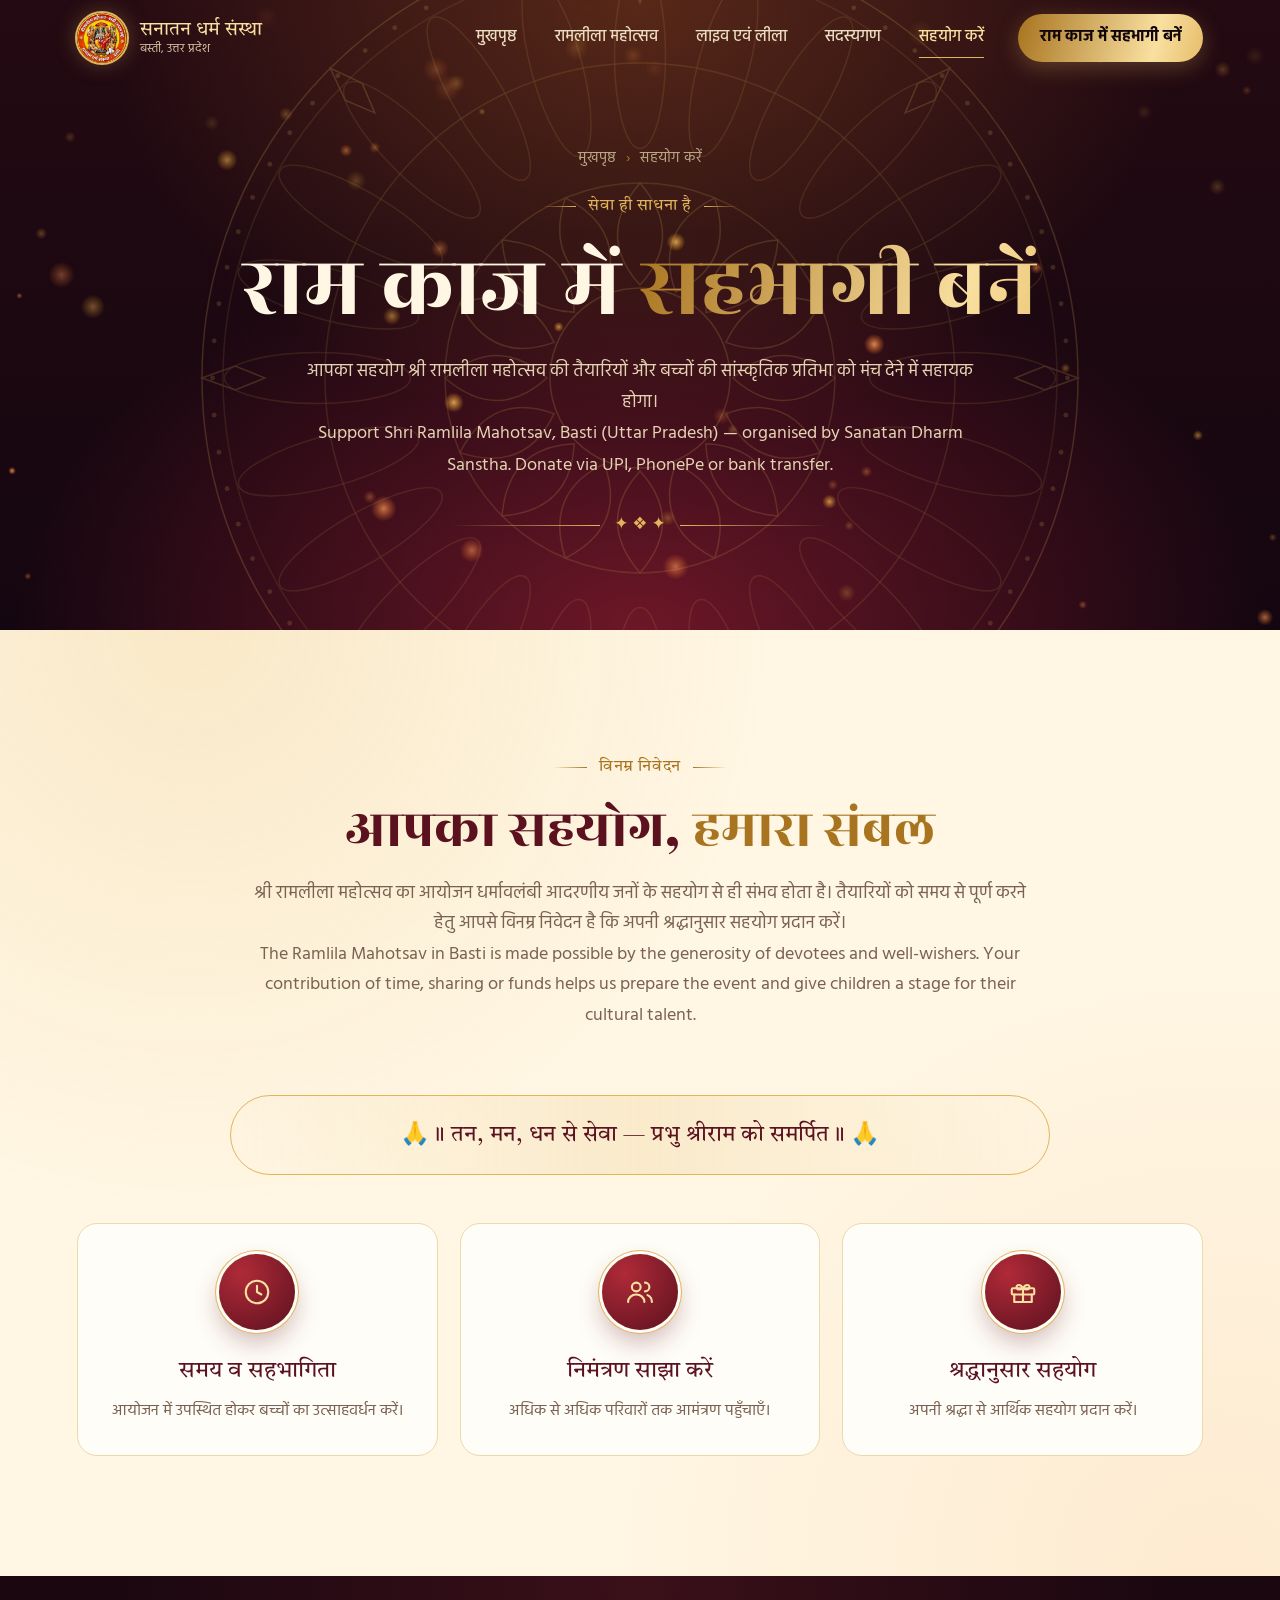
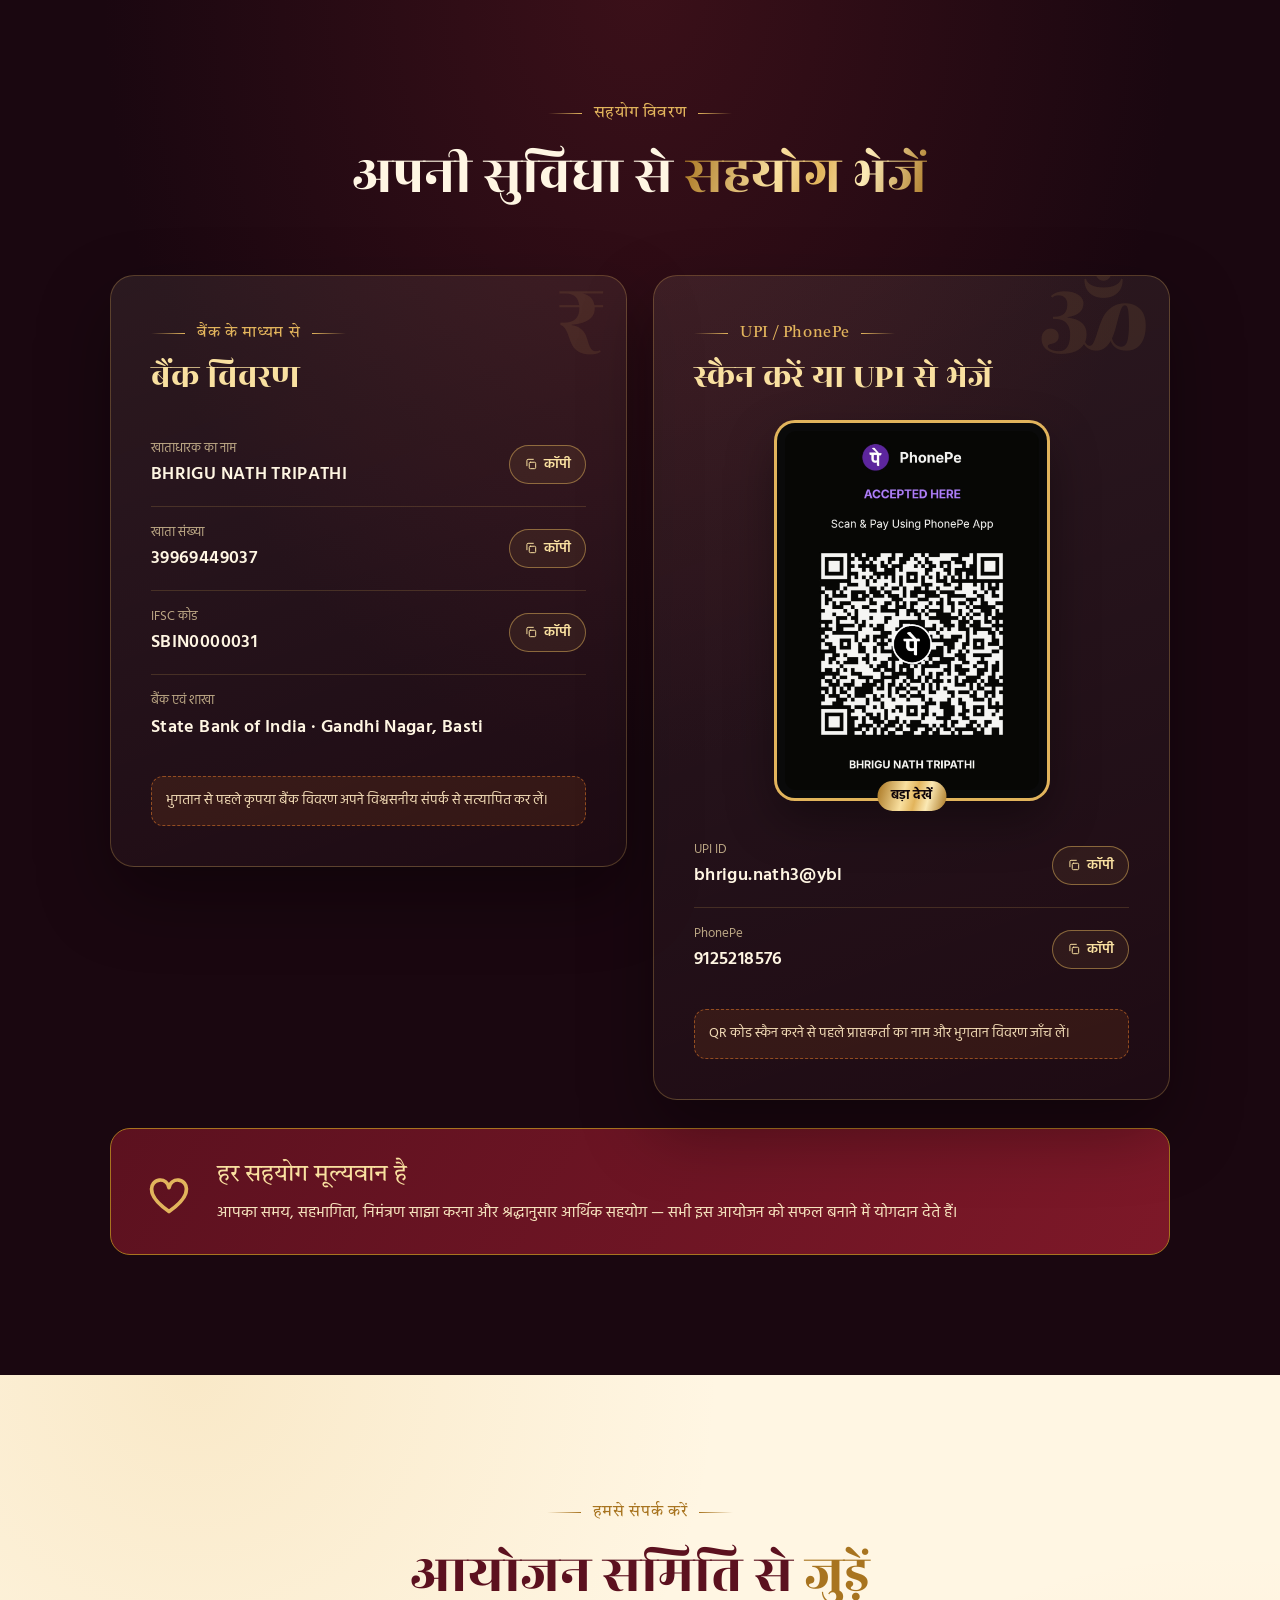
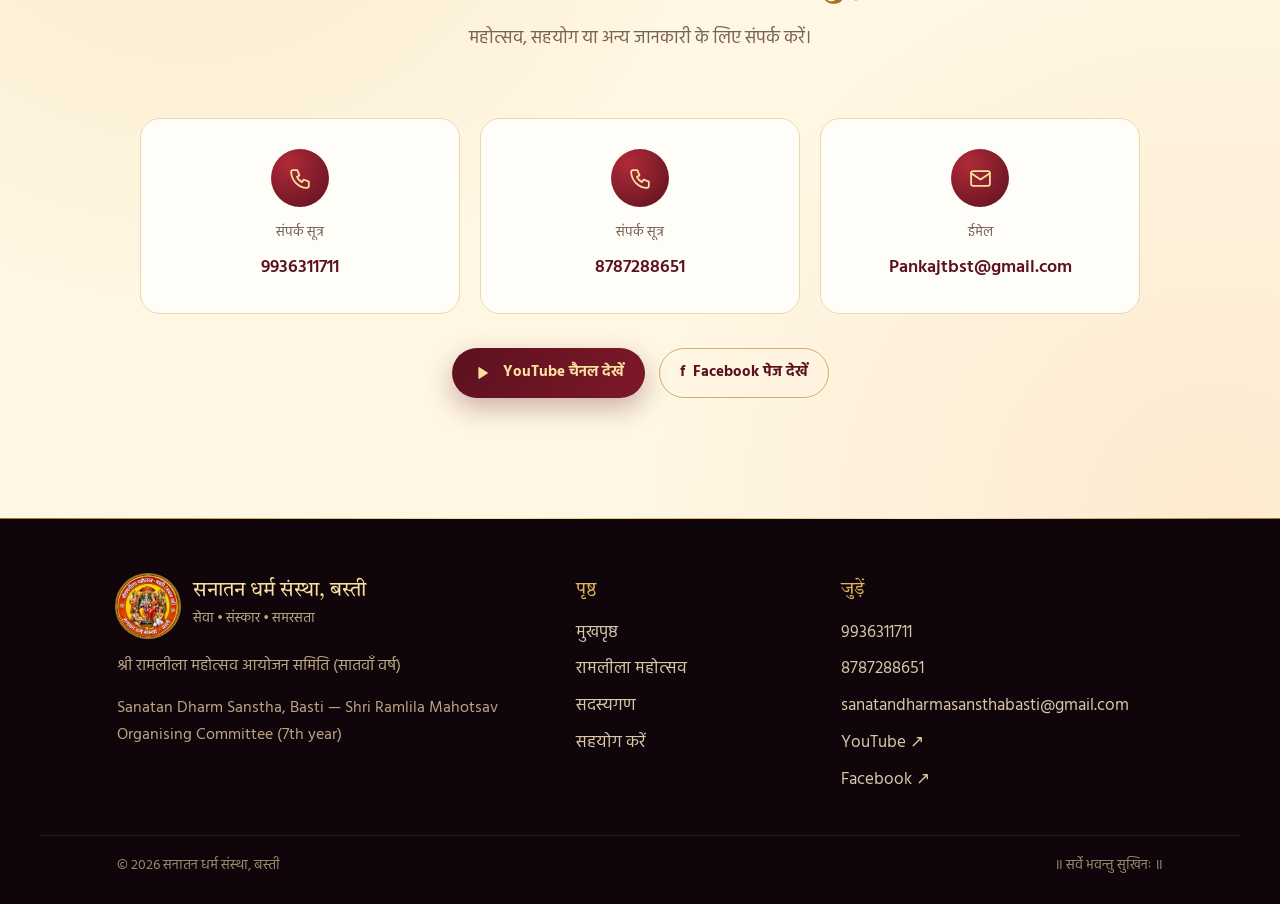
<file: sahyog.html>
<!doctype html>
<html lang="hi">
<head>
<meta charset="utf-8">
<meta name="viewport" content="width=device-width, initial-scale=1, viewport-fit=cover">
<meta name="theme-color" content="#0f050a">
<title>राम काज हेतु सहयोग | Donate for Ramlila Mahotsav Basti | सनातन धर्म संस्था</title>
<meta name="description" content="श्री रामलीला महोत्सव, बस्ती के लिए श्रद्धानुसार सहयोग — बैंक विवरण, UPI/PhonePe QR और संपर्क सूत्र। Support Shri Ramlila Mahotsav in Basti, Uttar Pradesh by Sanatan Dharm Sanstha: donate via UPI, PhonePe QR or bank transfer.">
<meta name="keywords" content="Ramlila Mahotsav Basti, Ramlila Basti, Shri Ramlila Mahotsav, Sanatan Dharm Sanstha Basti, Sanatan Dharma Sansthan, Basti Uttar Pradesh, Ramlila donation, donate for Ramlila, Ram Kaj Sahyog, Ram Leela Basti, Ramayana play Basti, cultural festival Basti, religious donation UPI, temple donation Basti, Hindu cultural event Uttar Pradesh, रामलीला बस्ती, राम काज सहयोग, सनातन धर्म संस्था बस्ती, रामलीला महोत्सव, रामलीला दान">
<meta name="author" content="सनातन धर्म संस्था, बस्ती (Sanatan Dharm Sanstha, Basti)">
<meta name="robots" content="index, follow, max-image-preview:large">
<meta name="geo.region" content="IN-UP">
<meta name="geo.placename" content="Basti, Uttar Pradesh, India">
<meta property="og:type" content="website">
<meta property="og:site_name" content="सनातन धर्म संस्था, बस्ती | Sanatan Dharm Sanstha, Basti">
<meta property="og:locale" content="hi_IN">
<meta property="og:locale:alternate" content="en_IN">
<meta property="og:title" content="राम काज हेतु सहयोग | Support Ramlila Mahotsav, Basti">
<meta property="og:description" content="श्री रामलीला महोत्सव, बस्ती के लिए श्रद्धानुसार सहयोग — बैंक विवरण, UPI/PhonePe QR और संपर्क सूत्र। Donate to Shri Ramlila Mahotsav, Basti via UPI, PhonePe or bank transfer.">
<meta property="og:image" content="poster.webp">
<meta property="og:image:alt" content="Shri Ramlila Mahotsav Basti poster by Sanatan Dharm Sanstha / श्री रामलीला महोत्सव पोस्टर">
<meta name="twitter:card" content="summary_large_image">
<meta name="twitter:title" content="राम काज हेतु सहयोग | Support Ramlila Mahotsav, Basti">
<meta name="twitter:description" content="Support Shri Ramlila Mahotsav in Basti, Uttar Pradesh by Sanatan Dharm Sanstha. श्रद्धानुसार सहयोग करें।">
<meta name="twitter:image" content="poster.webp">
<link rel="icon" type="image/png" href="favicon.png">
<link rel="apple-touch-icon" href="icon-192.png">
<link rel="manifest" href="manifest.webmanifest">
<meta name="mobile-web-app-capable" content="yes">
<script type="application/ld+json">
{
  "@context": "https://schema.org",
  "@graph": [
    {
      "@type": "Organization",
      "name": "सनातन धर्म संस्था, बस्ती",
      "alternateName": ["Sanatan Dharm Sanstha Basti", "Sanatan Dharma Sansthan Basti"],
      "description": "Sanatan Dharm Sanstha organises Shri Ramlila Mahotsav in Basti, Uttar Pradesh, giving children a stage for cultural talent.",
      "logo": "logo.webp",
      "address": {
        "@type": "PostalAddress",
        "addressLocality": "Basti",
        "addressRegion": "Uttar Pradesh",
        "addressCountry": "IN"
      },
      "sameAs": [
        "https://www.youtube.com/@sanatandharmsanstha",
        "https://www.facebook.com/sanatandharmsanstha/"
      ]
    },
    {
      "@type": "WebPage",
      "name": "राम काज हेतु सहयोग | Support Ramlila Mahotsav, Basti",
      "description": "How to contribute to Shri Ramlila Mahotsav, Basti: donate via UPI, PhonePe QR or bank transfer, share the invitation, or attend.",
      "inLanguage": ["hi", "en"]
    }
  ]
}
</script>
<link rel="preconnect" href="https://fonts.googleapis.com">
<link rel="preconnect" href="https://fonts.gstatic.com" crossorigin>
<link href="https://fonts.googleapis.com/css2?family=Hind:wght@400;500;600;700&family=Rozha+One&family=Tiro+Devanagari+Hindi:ital@0;1&display=swap" rel="stylesheet">
<link rel="stylesheet" href="styles.css">
<script>document.documentElement.classList.add('js')</script>
</head>
<body>
<div class="preloader" aria-hidden="true"><div class="preloader-inner"><div class="preloader-om">ॐ</div><small>॥ जय श्री राम ॥</small></div></div>
<div class="progress" aria-hidden="true"><i></i></div>
<header class="site-header">
  <a class="brand" href="index.html" aria-label="सनातन धर्म संस्था, बस्ती — मुखपृष्ठ">
    <img src="logo.webp" alt="सनातन धर्म संस्था बस्ती लोगो | Sanatan Dharm Sanstha Basti logo" width="50" height="50">
    <span><b>सनातन धर्म संस्था</b><small>बस्ती, उत्तर प्रदेश</small></span>
  </a>
  <button class="menu-toggle" aria-label="मेन्यू खोलें" aria-expanded="false"><span></span><span></span><span></span></button>
  <nav class="nav" aria-label="मुख्य मेन्यू">
    <a href="index.html">मुखपृष्ठ</a>
    <a href="mahotsav.html">रामलीला महोत्सव</a>
    <a href="live.html">लाइव एवं लीला</a>
    <a href="sadasya.html">सदस्यगण</a>
    <a href="sahyog.html" class="active" aria-current="page">सहयोग करें</a>
    <a class="nav-cta" href="sahyog.html#payment">राम काज में सहभागी बनें</a>
  </nav>
</header>

<main id="main">
<section class="page-hero">
  <canvas data-embers aria-hidden="true"></canvas><div class="mandala" aria-hidden="true"></div>
  <nav class="crumbs reveal fade" aria-label="breadcrumb"><a href="index.html">मुखपृष्ठ</a><i>›</i><span>सहयोग करें</span></nav>
  <span class="eyebrow reveal fade">सेवा ही साधना है</span>
  <h1 class="reveal" style="--d:1">राम काज में <span class="gold-text">सहभागी बनें</span></h1>
  <p class="reveal" style="--d:2">आपका सहयोग श्री रामलीला महोत्सव की तैयारियों और बच्चों की सांस्कृतिक प्रतिभा को मंच देने में सहायक होगा।</p>
  <p class="reveal" lang="en" style="--d:2">Support Shri Ramlila Mahotsav, Basti (Uttar Pradesh) — organised by Sanatan Dharm Sanstha. Donate via UPI, PhonePe or bank transfer.</p>
  <div class="orn reveal fade">✦ ❖ ✦</div>
</section>

<section class="section section-paper">
  <div class="sec-head reveal"><span class="eyebrow dark">विनम्र निवेदन</span><h2>आपका सहयोग, <em>हमारा संबल</em></h2><p>श्री रामलीला महोत्सव का आयोजन धर्मावलंबी आदरणीय जनों के सहयोग से ही संभव होता है। तैयारियों को समय से पूर्ण करने हेतु आपसे विनम्र निवेदन है कि अपनी श्रद्धानुसार सहयोग प्रदान करें।</p><p lang="en">The Ramlila Mahotsav in Basti is made possible by the generosity of devotees and well-wishers. Your contribution of time, sharing or funds helps us prepare the event and give children a stage for their cultural talent.</p></div>
  <div class="sankalp reveal">🙏 ॥ तन, मन, धन से सेवा — प्रभु श्रीराम को समर्पित ॥ 🙏</div>
  <div class="ways">
    <div class="way reveal" style="--d:0"><div class="glyph"><svg class="" viewBox="0 0 24 24" fill="none" stroke="currentColor" stroke-width="1.7" stroke-linecap="round" stroke-linejoin="round" aria-hidden="true"><circle cx="12" cy="12" r="9"/><path d="M12 7v5l3.500 2"/></svg></div><h3>समय व सहभागिता</h3><p>आयोजन में उपस्थित होकर बच्चों का उत्साहवर्धन करें।</p></div>
    <div class="way reveal" style="--d:1"><div class="glyph"><svg class="" viewBox="0 0 24 24" fill="none" stroke="currentColor" stroke-width="1.7" stroke-linecap="round" stroke-linejoin="round" aria-hidden="true"><circle cx="9" cy="8" r="3.500"/><path d="M2.500 20c0-3.500 3-6 6.500-6s6.500 2.500 6.500 6"/><path d="M16 4.500a3.500 3.500 0 0 1 0 7M18 14.500c2 .8 3.500 2.700 3.500 5.500"/></svg></div><h3>निमंत्रण साझा करें</h3><p>अधिक से अधिक परिवारों तक आमंत्रण पहुँचाएँ।</p></div>
    <div class="way reveal" style="--d:2"><div class="glyph"><svg class="" viewBox="0 0 24 24" fill="none" stroke="currentColor" stroke-width="1.7" stroke-linecap="round" stroke-linejoin="round" aria-hidden="true"><rect x="3" y="9" width="18" height="5" rx="1"/><path d="M5 14v6h14v-6M12 9v11M12 9c-2-4-6-3-5 0 .5 1.500 3 1 5 0zM12 9c2-4 6-3 5 0-.5 1.500-3 1-5 0z"/></svg></div><h3>श्रद्धानुसार सहयोग</h3><p>अपनी श्रद्धा से आर्थिक सहयोग प्रदान करें।</p></div>
  </div>
</section>

<section class="section section-dark" id="payment">
  <div class="sec-head reveal"><span class="eyebrow">सहयोग विवरण</span><h2>अपनी सुविधा से <em>सहयोग भेजें</em></h2></div>
  <div class="pay-grid">
    <div class="pay-card reveal left" data-sym="₹">
      <span class="eyebrow">बैंक के माध्यम से</span><h2>बैंक विवरण</h2>
      <div class="rows">
        <div class="row"><div><small>खाताधारक का नाम</small><b>BHRIGU NATH TRIPATHI</b></div><button class="copy" data-copy="BHRIGU NATH TRIPATHI"><svg class="" viewBox="0 0 24 24" fill="none" stroke="currentColor" stroke-width="1.7" stroke-linecap="round" stroke-linejoin="round" aria-hidden="true"><rect x="9" y="9" width="11" height="11" rx="2"/><path d="M5 15V6a2 2 0 0 1 2-2h9"/></svg>कॉपी</button></div>
        <div class="row"><div><small>खाता संख्या</small><b>39969449037</b></div><button class="copy" data-copy="39969449037"><svg class="" viewBox="0 0 24 24" fill="none" stroke="currentColor" stroke-width="1.7" stroke-linecap="round" stroke-linejoin="round" aria-hidden="true"><rect x="9" y="9" width="11" height="11" rx="2"/><path d="M5 15V6a2 2 0 0 1 2-2h9"/></svg>कॉपी</button></div>
        <div class="row"><div><small>IFSC कोड</small><b>SBIN0000031</b></div><button class="copy" data-copy="SBIN0000031"><svg class="" viewBox="0 0 24 24" fill="none" stroke="currentColor" stroke-width="1.7" stroke-linecap="round" stroke-linejoin="round" aria-hidden="true"><rect x="9" y="9" width="11" height="11" rx="2"/><path d="M5 15V6a2 2 0 0 1 2-2h9"/></svg>कॉपी</button></div>
        <div class="row"><div><small>बैंक एवं शाखा</small><b>State Bank of India · Gandhi Nagar, Basti</b></div></div>
      </div>
      <p class="note-s">भुगतान से पहले कृपया बैंक विवरण अपने विश्वसनीय संपर्क से सत्यापित कर लें।</p>
    </div>
    <div class="pay-card reveal right" data-sym="ॐ">
      <span class="eyebrow">UPI / PhonePe</span><h2>स्कैन करें या UPI से भेजें</h2>
      <div class="qr-box" data-zoom><img src="qr.webp" alt="PhonePe भुगतान के लिए दिया गया QR कोड | PhonePe UPI QR code to donate to Ramlila Mahotsav Basti" width="888" height="1255" loading="lazy"><span>बड़ा देखें</span></div>
      <div class="rows">
        <div class="row"><div><small>UPI ID</small><b>bhrigu.nath3@ybl</b></div><button class="copy" data-copy="bhrigu.nath3@ybl"><svg class="" viewBox="0 0 24 24" fill="none" stroke="currentColor" stroke-width="1.7" stroke-linecap="round" stroke-linejoin="round" aria-hidden="true"><rect x="9" y="9" width="11" height="11" rx="2"/><path d="M5 15V6a2 2 0 0 1 2-2h9"/></svg>कॉपी</button></div>
        <div class="row"><div><small>PhonePe</small><b>9125218576</b></div><button class="copy" data-copy="9125218576"><svg class="" viewBox="0 0 24 24" fill="none" stroke="currentColor" stroke-width="1.7" stroke-linecap="round" stroke-linejoin="round" aria-hidden="true"><rect x="9" y="9" width="11" height="11" rx="2"/><path d="M5 15V6a2 2 0 0 1 2-2h9"/></svg>कॉपी</button></div>
      </div>
      <p class="note-s">QR कोड स्कैन करने से पहले प्राप्तकर्ता का नाम और भुगतान विवरण जाँच लें।</p>
    </div>
  </div>
  <div class="gratitude reveal"><svg class="" viewBox="0 0 24 24" fill="none" stroke="currentColor" stroke-width="1.7" stroke-linecap="round" stroke-linejoin="round" aria-hidden="true"><path d="M12 21c-5-3.500-8-6.500-8-10a4 4 0 0 1 8-1 4 4 0 0 1 8 1c0 3.500-3 6.500-8 10z"/></svg><div><h3>हर सहयोग मूल्यवान है</h3><p>आपका समय, सहभागिता, निमंत्रण साझा करना और श्रद्धानुसार आर्थिक सहयोग — सभी इस आयोजन को सफल बनाने में योगदान देते हैं।</p></div></div>
</section>

<section class="section section-paper" id="sampark">
  <div class="sec-head reveal"><span class="eyebrow dark">हमसे संपर्क करें</span><h2>आयोजन समिति से <em>जुड़ें</em></h2><p>महोत्सव, सहयोग या अन्य जानकारी के लिए संपर्क करें।</p></div>
  <div class="contact-grid">
    <a class="contact-card reveal" style="--d:0" href="tel:9936311711"><span class="ic"><svg class="" viewBox="0 0 24 24" fill="none" stroke="currentColor" stroke-width="1.7" stroke-linecap="round" stroke-linejoin="round" aria-hidden="true"><path d="M5 4h4l2 5-2.500 1.500a11 11 0 0 0 5 5L15 13l5 2v4a2 2 0 0 1-2 2A16 16 0 0 1 3 6a2 2 0 0 1 2-2z"/></svg></span><small>संपर्क सूत्र</small><b>9936311711</b></a>
    <a class="contact-card reveal" style="--d:1" href="tel:8787288651"><span class="ic"><svg class="" viewBox="0 0 24 24" fill="none" stroke="currentColor" stroke-width="1.7" stroke-linecap="round" stroke-linejoin="round" aria-hidden="true"><path d="M5 4h4l2 5-2.500 1.500a11 11 0 0 0 5 5L15 13l5 2v4a2 2 0 0 1-2 2A16 16 0 0 1 3 6a2 2 0 0 1 2-2z"/></svg></span><small>संपर्क सूत्र</small><b>8787288651</b></a>
    <a class="contact-card reveal" style="--d:2" href="mailto:Pankajtbst@gmail.com"><span class="ic"><svg class="" viewBox="0 0 24 24" fill="none" stroke="currentColor" stroke-width="1.7" stroke-linecap="round" stroke-linejoin="round" aria-hidden="true"><rect x="3" y="5" width="18" height="14" rx="2"/><path d="M3 7l9 6 9-6"/></svg></span><small>ईमेल</small><b>Pankajtbst@gmail.com</b></a>
  </div>
  <div class="social-row reveal">
    <a class="btn btn-maroon btn-sm" href="https://www.youtube.com/@sanatandharmsanstha" target="_blank" rel="noopener"><svg class="" viewBox="0 0 24 24" fill="none" stroke="currentColor" stroke-width="1.7" stroke-linecap="round" stroke-linejoin="round" aria-hidden="true"><path d="M8 5l11 7-11 7z" fill="currentColor"/></svg>YouTube चैनल देखें</a>
    <a class="btn btn-line btn-sm" href="https://www.facebook.com/sanatandharmsanstha/?locale=hi_IN" target="_blank" rel="noopener">f&nbsp; Facebook पेज देखें</a>
  </div>
</section>
</main>

<footer class="footer">
  <div class="footer-main">
    <div>
      <div class="footer-brand"><img src="logo.webp" alt="सनातन धर्म संस्था बस्ती लोगो | Sanatan Dharm Sanstha Basti logo" width="62" height="62" loading="lazy"><div><b>सनातन धर्म संस्था, बस्ती</b><small>सेवा • संस्कार • समरसता</small></div></div>
      <p class="tag">श्री रामलीला महोत्सव आयोजन समिति (सातवाँ वर्ष)</p>
      <p class="tag" lang="en">Sanatan Dharm Sanstha, Basti — Shri Ramlila Mahotsav Organising Committee (7th year)</p>
    </div>
    <div>
      <h4>पृष्ठ</h4>
      <ul><li><a href="index.html">मुखपृष्ठ</a></li><li><a href="mahotsav.html">रामलीला महोत्सव</a></li><li><a href="sadasya.html">सदस्यगण</a></li><li><a href="sahyog.html">सहयोग करें</a></li></ul>
    </div>
    <div>
      <h4>जुड़ें</h4>
      <ul>
        <li><a href="tel:9936311711">9936311711</a></li>
        <li><a href="tel:8787288651">8787288651</a></li>
        <li><a href="mailto:sanatandharmasansthabasti@gmail.com">sanatandharmasansthabasti@gmail.com</a></li>
        <li><a href="https://www.youtube.com/@sanatandharmsanstha" target="_blank" rel="noopener">YouTube ↗</a></li>
        <li><a href="https://www.facebook.com/sanatandharmsanstha/?locale=hi_IN" target="_blank" rel="noopener">Facebook ↗</a></li>
      </ul>
    </div>
  </div>
  <div class="footer-bottom"><span>© 2026 सनातन धर्म संस्था, बस्ती</span><span>॥ सर्वे भवन्तु सुखिनः ॥</span></div>
</footer>
<nav class="dock" aria-label="त्वरित कार्य">
  <a href="tel:9936311711"><svg class="" viewBox="0 0 24 24" fill="none" stroke="currentColor" stroke-width="1.7" stroke-linecap="round" stroke-linejoin="round" aria-hidden="true"><path d="M5 4h4l2 5-2.500 1.500a11 11 0 0 0 5 5L15 13l5 2v4a2 2 0 0 1-2 2A16 16 0 0 1 3 6a2 2 0 0 1 2-2z"/></svg><span>कॉल करें</span></a>
  <a href="#" data-share><svg class="" viewBox="0 0 24 24" fill="none" stroke="currentColor" stroke-width="1.7" stroke-linecap="round" stroke-linejoin="round" aria-hidden="true"><circle cx="6" cy="12" r="2.500"/><circle cx="18" cy="6" r="2.500"/><circle cx="18" cy="18" r="2.500"/><path d="M8.200 11l7.600-4M8.200 13l7.600 4"/></svg><span>साझा करें</span></a>
  <a class="dock-main" href="sahyog.html#payment"><svg class="" viewBox="0 0 24 24" fill="none" stroke="currentColor" stroke-width="1.7" stroke-linecap="round" stroke-linejoin="round" aria-hidden="true"><path d="M12 21c-5-3.500-8-6.500-8-10a4 4 0 0 1 8-1 4 4 0 0 1 8 1c0 3.500-3 6.500-8 10z"/></svg><span>सहयोग करें</span></a>
</nav>
<div class="lightbox" role="dialog" aria-modal="true" aria-label="बड़ा चित्र"><button aria-label="बंद करें">×</button><img alt=""></div>
<div class="toast" role="status" aria-live="polite"></div>
<script src="main.js"></script>
</body>
</html>
</file>
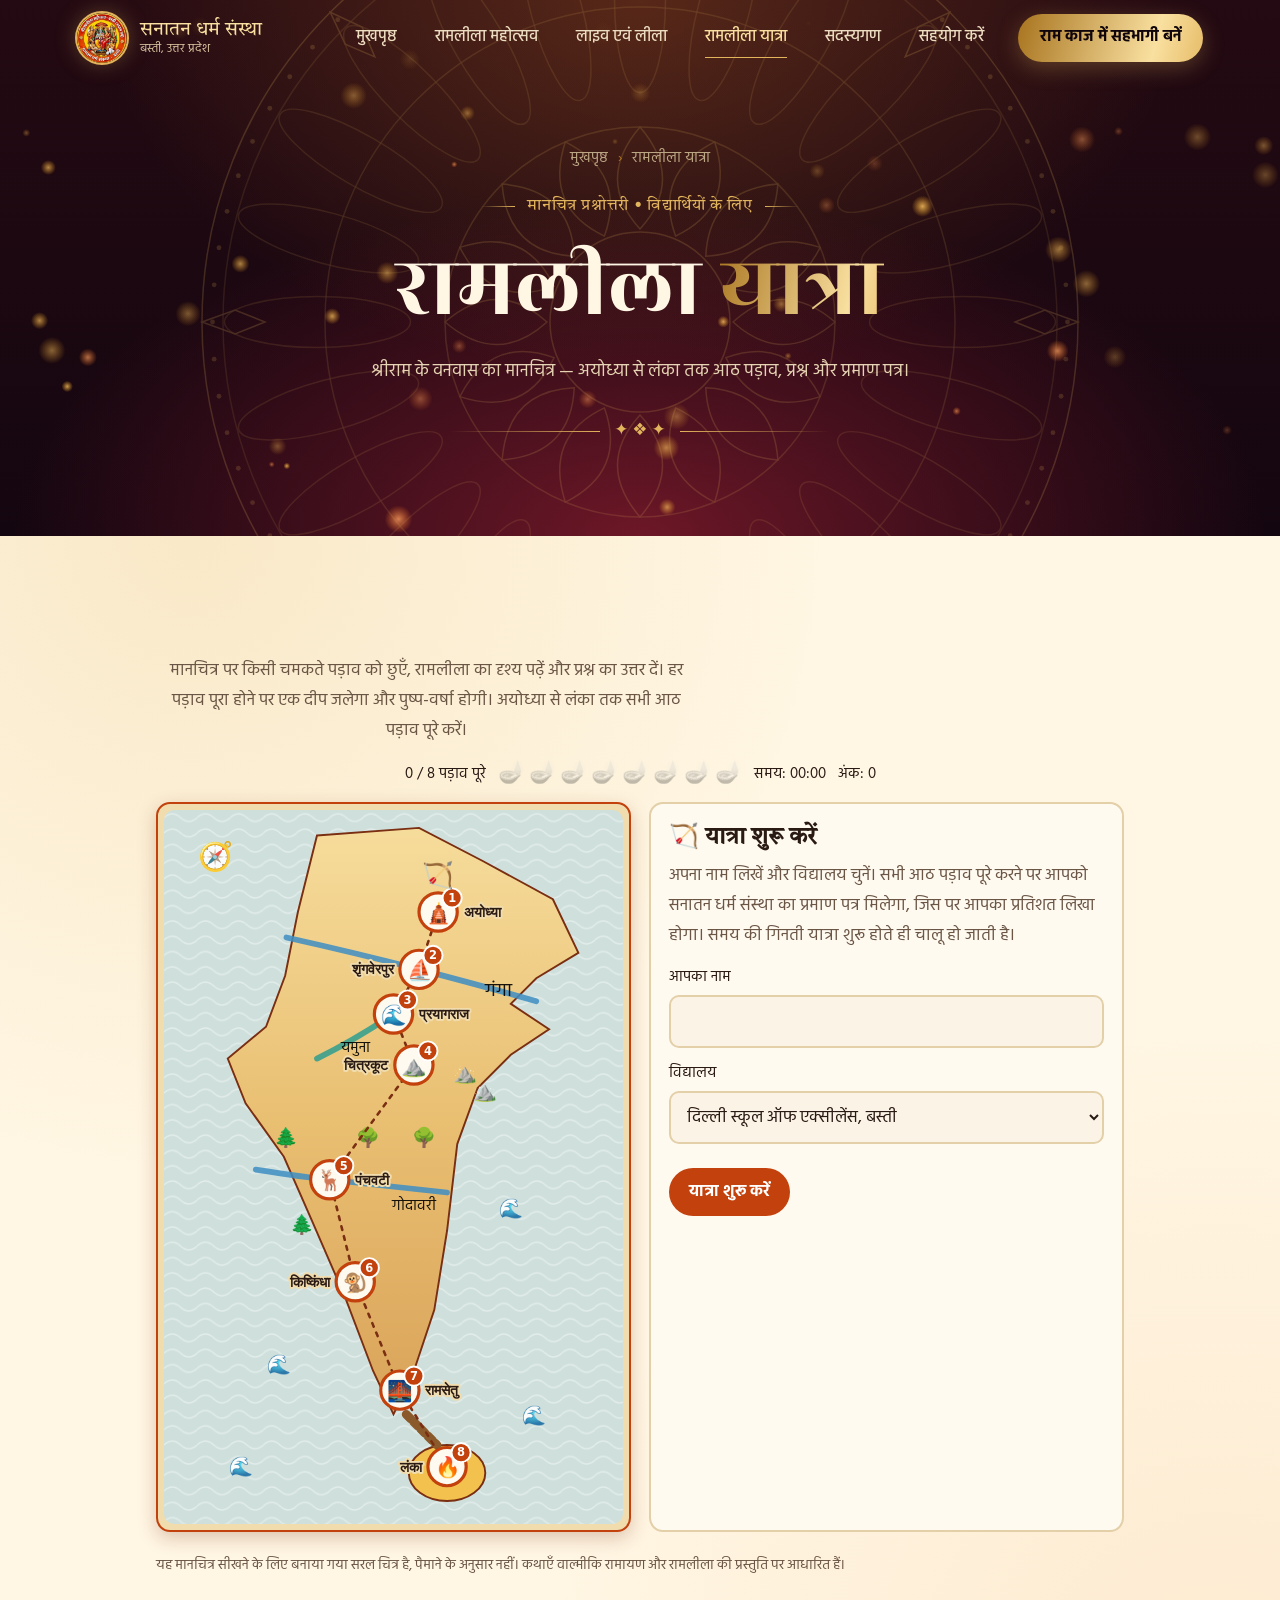
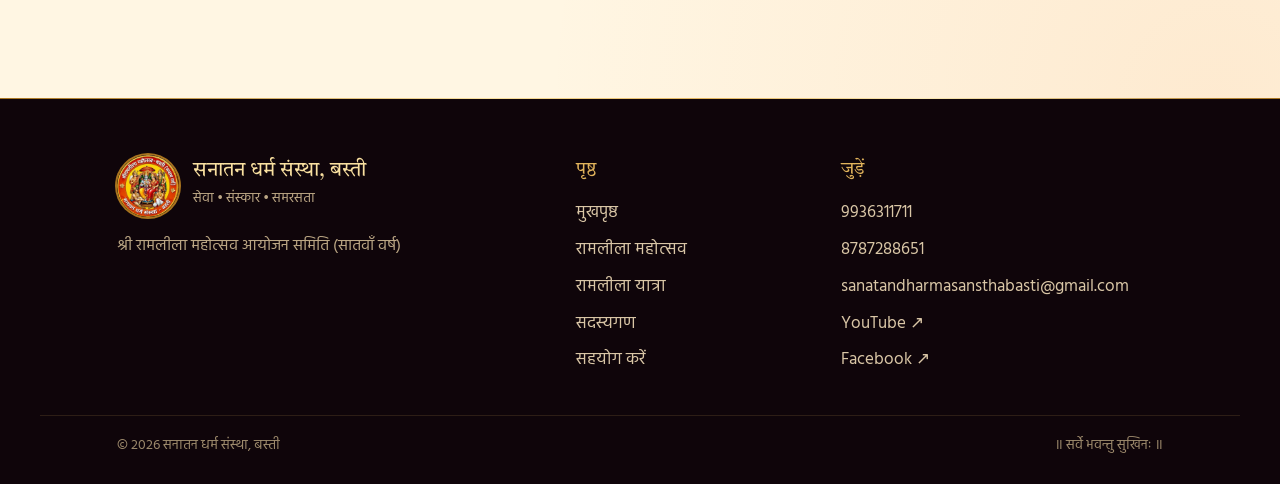
<file: रामलीला यात्रा_ मानचित्र प्रश्नोत्तरी.html>
<!doctype html>
<html lang="hi">
<head>
<meta charset="utf-8">
<meta name="viewport" content="width=device-width, initial-scale=1, viewport-fit=cover">
<meta name="theme-color" content="#0f050a">
<title>रामलीला यात्रा: मानचित्र प्रश्नोत्तरी | सनातन धर्म संस्था, बस्ती</title>
<meta name="description" content="श्रीराम के वनवास के मानचित्र पर आठ पड़ाव पूरे करें, प्रश्नों के उत्तर दें और सनातन धर्म संस्था का प्रमाण पत्र पाएँ।">
<link rel="icon" href="/favicon.ico" sizes="any">
<link rel="icon" type="image/png" sizes="192x192" href="/favicon-192x192.png">
<link rel="apple-touch-icon" href="icon-192.png">
<link rel="manifest" href="manifest.webmanifest">
<link rel="preconnect" href="https://fonts.googleapis.com">
<link rel="preconnect" href="https://fonts.gstatic.com" crossorigin>
<link href="https://fonts.googleapis.com/css2?family=Hind:wght@400;500;600;700&family=Rozha+One&family=Tiro+Devanagari+Hindi:ital@0;1&family=Mukta:wght@500;600;700;800&display=swap" rel="stylesheet">
<link rel="stylesheet" href="styles.css">
<style>
#quiz{--bg:#fbf4e6;--ink:#2a1a14;--mute:#6b5646;--card:#fffaf0;--line:#e3cfa8;--accent:#c2410c;--ok:#2f7d4f;--bad:#b3261e;--map:#f1dcae;--land:#e8c382;--sea:#cfe0dc;--route:#7a2e12;max-width:1000px;margin:0 auto;padding:0 16px;color:var(--ink);font-family:Hind,"Noto Sans Devanagari","Nirmala UI",Mangal,sans-serif;line-height:1.75;text-align:left}
#quiz *,#quiz *::before,#quiz *::after{box-sizing:border-box}
#quiz [hidden]{display:none!important}
#quiz h2{font-family:"Tiro Devanagari Hindi",Hind,serif;color:var(--ink)}
#quiz p{color:inherit}
#quiz .btn{text-decoration:none}
#quiz .lead{text-align:center;margin:0 auto 18px}
#quiz .bar{justify-content:center}
#quiz h1{font-size:clamp(26px,6vw,42px);line-height:1.3;margin:8px 0 6px}
#quiz .lead{color:var(--mute);max-width:60ch;margin:0 0 16px}
#quiz .bar{display:flex;gap:12px;align-items:center;flex-wrap:wrap;margin-bottom:14px;font-size:15px}
#quiz .prog{flex:1;min-width:140px;height:10px;background:var(--line);border-radius:6px;overflow:hidden}
#quiz .prog i{display:block;height:100%;width:0;background:var(--accent);transition:width .4s}
#quiz .grid{display:grid;grid-template-columns:minmax(0,1fr) minmax(0,1fr);gap:18px}
@media(max-width:760px){#quiz .grid{grid-template-columns:1fr}}
#quiz .mapbox{background:var(--map);border:2px solid var(--line);border-radius:14px;padding:6px}
#quiz svg{width:100%;height:auto;display:block}
#quiz .land{fill:var(--land);stroke:var(--route);stroke-width:1.5}
#quiz .sea{fill:var(--sea)}
#quiz .route{fill:none;stroke:var(--route);stroke-width:2;stroke-dasharray:3 5;stroke-linecap:round}
#quiz .pin{cursor:pointer}
#quiz .pin circle{fill:var(--card);stroke:var(--accent);stroke-width:2.5}
#quiz .pin text{font:700 12px "Noto Sans Devanagari","Nirmala UI",Mangal,system-ui,sans-serif;fill:var(--ink);text-anchor:middle;pointer-events:none}
#quiz .pin.done circle{fill:var(--ok);stroke:var(--ok)}
#quiz .pin.done text.n{fill:#fff}
#quiz .pin.sel circle{stroke-width:5}
#quiz .pin:focus{outline:none}
#quiz .pin:focus-visible circle{stroke:var(--ink);stroke-width:4}
#quiz .panel{background:var(--card);border:2px solid var(--line);border-radius:14px;padding:18px;min-height:360px}
#quiz .panel h2{margin:0 0 6px;font-size:24px;line-height:1.4}
#quiz .story{color:var(--mute);margin:0 0 14px}
#quiz .q{font-weight:700;margin:0 0 10px;font-size:18px}
#quiz .opt{display:block;width:100%;text-align:left;font:inherit;font-size:17px;padding:10px 14px;margin:0 0 8px;background:transparent;color:var(--ink);border:2px solid var(--line);border-radius:10px;cursor:pointer}
#quiz .opt:hover:not(:disabled){border-color:var(--accent)}
#quiz .opt:focus-visible,#quiz .btn:focus-visible{outline:3px solid var(--accent);outline-offset:2px}
#quiz .opt.ok{border-color:var(--ok);background:color-mix(in srgb,var(--ok) 18%,transparent)}
#quiz .opt.no{border-color:var(--bad);background:color-mix(in srgb,var(--bad) 15%,transparent);text-decoration:line-through}
#quiz .opt:disabled{cursor:default}
#quiz .fb{margin:10px 0 0;padding:12px;border-left:5px solid var(--ok);background:color-mix(in srgb,var(--ok) 12%,transparent);border-radius:6px}
#quiz .fb.hint{border-color:var(--bad);background:color-mix(in srgb,var(--bad) 12%,transparent)}
#quiz .btn{font:600 16px inherit;font-family:inherit;padding:10px 20px;border:0;border-radius:999px;background:var(--accent);color:#fff;cursor:pointer;margin-top:12px}
#quiz .big{font-size:44px;margin:4px 0}
#quiz .foot{margin-top:22px;color:var(--mute);font-size:14px}
#quiz .f{display:block;margin:0 0 12px;font-size:15px}
#quiz .f input,#quiz .f select{display:block;width:100%;margin-top:4px;padding:10px 12px;font:inherit;font-size:17px;color:var(--ink);background:var(--bg);border:2px solid var(--line);border-radius:10px}
#quiz .f input:focus-visible,#quiz .f select:focus-visible{outline:3px solid var(--accent);outline-offset:2px}
#quiz canvas{width:100%;height:auto;display:block;border:2px solid var(--line);border-radius:8px;margin:12px 0}
#quiz .btn+.btn{margin-left:8px}
@media (prefers-reduced-motion:reduce){#quiz *{transition:none!important}}
#quiz .hd{display:none;display:flex;align-items:center;gap:14px}
#quiz .hd img{width:72px;height:72px;border-radius:50%;box-shadow:0 0 0 3px var(--accent)}
#quiz .dy{display:flex;gap:4px;font-size:22px;line-height:1}
#quiz .dy span{filter:grayscale(1);opacity:.3;transition:.4s}
#quiz .dy span.on{filter:none;opacity:1;text-shadow:0 0 12px #f5a623;animation:fl 1.2s ease-in-out infinite alternate}
@keyframes fl{to{transform:scale(1.15) translateY(-1px)}}
#quiz .mapbox{box-shadow:0 6px 18px rgba(122,46,18,.25);border-color:var(--accent)}
#quiz .land{fill:url(#lg)}
#quiz .river{fill:none;stroke:#3f8fc4;stroke-width:4.5;stroke-linecap:round;opacity:.85}
#quiz .rd{fill:none;stroke:var(--accent);stroke-width:4;stroke-linecap:round;transition:stroke-dashoffset 1s}
#quiz .pin circle.pc{fill:var(--card);stroke:var(--accent);stroke-width:2.5}
#quiz .pin circle.pu{fill:none;stroke:var(--accent);stroke-width:2;opacity:0;transform-box:fill-box;transform-origin:center}
#quiz .pin.nx circle.pu{animation:pu 1.6s ease-out infinite}
@keyframes pu{0%{transform:scale(1);opacity:.9}100%{transform:scale(2.3);opacity:0}}
#quiz .pin circle.bd{fill:var(--accent);stroke:#fff;stroke-width:1.5}
#quiz .pin text.bn{font-size:9px;fill:#fff}
#quiz .pin text.em{font-size:16px}
#quiz .pin text.lb{font-size:11px;paint-order:stroke;stroke:var(--map);stroke-width:3px;stroke-linejoin:round}
#quiz .pin.done circle.pc{fill:var(--ok);stroke:var(--ok)}
#quiz .pin.done circle.bd{fill:var(--ok)}
#quiz .pin.sel circle.pc{stroke-width:5}
#quiz .pin:hover circle.pc{stroke-width:4}
#quiz #mk{transition:transform .9s cubic-bezier(.5,0,.2,1)}
#quiz #mk text{font-size:20px;text-anchor:middle;animation:bob 1s ease-in-out infinite alternate}
@keyframes bob{to{transform:translateY(-4px)}}
#quiz .dec{font-size:15px;text-anchor:middle;opacity:.9}
.fl{position:fixed;top:-30px;font-size:26px;pointer-events:none;z-index:99;animation:fall 2.4s linear forwards}
@keyframes fall{to{transform:translateY(110vh) rotate(360deg)}}
#quiz .pct{font-size:40px;color:var(--accent);font-weight:700;margin:0}
@media (prefers-reduced-motion:reduce){#quiz .pin.nx circle.pu,#quiz .dy span.on,#quiz #mk text{animation:none}
.fl{display:none}}


</style>
<script>document.documentElement.classList.add('js')</script>
</head>
<body>
<div class="preloader" aria-hidden="true"><div class="preloader-inner"><div class="preloader-om">ॐ</div><small>॥ जय श्री राम ॥</small></div></div>
<div class="progress" aria-hidden="true"><i></i></div>
<header class="site-header">
  <a class="brand" href="index.html" aria-label="सनातन धर्म संस्था, बस्ती — मुखपृष्ठ">
    <img src="logo.webp" alt="" width="50" height="50">
    <span><b>सनातन धर्म संस्था</b><small>बस्ती, उत्तर प्रदेश</small></span>
  </a>
  <button class="menu-toggle" aria-label="मेन्यू खोलें" aria-expanded="false"><span></span><span></span><span></span></button>
  <nav class="nav" aria-label="मुख्य मेन्यू">
    <a href="index.html">मुखपृष्ठ</a>
    <a href="mahotsav.html">रामलीला महोत्सव</a>
    <a href="live.html">लाइव एवं लीला</a>
    <a class="active" aria-current="page" href="ramleela-yatra.html">रामलीला यात्रा</a>
    <a href="sadasya.html">सदस्यगण</a>
    <a href="sahyog.html">सहयोग करें</a>
    <a class="nav-cta" href="sahyog.html#payment">राम काज में सहभागी बनें</a>
  </nav>
</header>

<main id="main">
<section class="page-hero">
  <canvas data-embers aria-hidden="true"></canvas><div class="mandala" aria-hidden="true"></div>
  <nav class="crumbs reveal fade" aria-label="breadcrumb"><a href="index.html">मुखपृष्ठ</a><i>›</i><span>रामलीला यात्रा</span></nav>
  <span class="eyebrow reveal fade">मानचित्र प्रश्नोत्तरी • विद्यार्थियों के लिए</span>
  <h1 class="reveal" style="--d:1">रामलीला <span class="gold-text">यात्रा</span></h1>
  <p class="reveal" style="--d:2">श्रीराम के वनवास का मानचित्र — अयोध्या से लंका तक आठ पड़ाव, प्रश्न और प्रमाण पत्र।</p>
  <div class="orn reveal fade">✦ ❖ ✦</div>
</section>

<section class="section section-paper">
<div id="quiz">
  <p class="lead">मानचित्र पर किसी चमकते पड़ाव को छुएँ, रामलीला का दृश्य पढ़ें और प्रश्न का उत्तर दें। हर पड़ाव पूरा होने पर एक दीप जलेगा और पुष्प-वर्षा होगी। अयोध्या से लंका तक सभी आठ पड़ाव पूरे करें।</p>
  <div class="bar"><span id="count">0 / 8 पड़ाव पूरे</span><div class="dy" id="dy" aria-hidden="true"></div><span id="tm">समय: 00:00</span><span id="score">अंक: 0</span></div>
  <div class="grid">
    <div class="mapbox">
      <svg viewBox="0 0 360 560" role="img" aria-label="अयोध्या से लंका तक श्रीराम की यात्रा का मानचित्र">
        <defs>
          <linearGradient id="lg" x1="0" y1="0" x2="0" y2="1"><stop offset="0" stop-color="#f6dc9b"/><stop offset=".5" stop-color="#e9bf72"/><stop offset="1" stop-color="#d9a35a"/></linearGradient>
          <pattern id="wv" width="26" height="12" patternUnits="userSpaceOnUse"><path d="M0 6 q6.5 -6 13 0 t13 0" fill="none" stroke="#fff" stroke-width="1.2" opacity=".4"/></pattern>
        </defs>
        <rect class="sea" x="0" y="0" width="360" height="560" rx="8"/>
        <rect x="0" y="0" width="360" height="560" rx="8" fill="url(#wv)"/>
        <path class="land" d="M120 20 L200 14 L250 40 L305 70 L325 112 L292 132 L272 152 L302 172 L272 192 L246 218 L230 262 L222 330 L212 392 L196 440 L180 474 L164 440 L142 382 L116 322 L94 272 L64 230 L50 195 L80 170 L95 130 L105 80Z"/>
        <ellipse class="land" cx="222" cy="520" rx="30" ry="22" style="fill:#f2c14e"/>
        <path class="river" d="M96 100 Q150 112 200 125 T292 150"/>
        <path class="river" d="M120 195 Q150 180 180 160" style="stroke:#2f9e8f"/>
        <path class="river" d="M72 282 Q110 288 130 290 T222 300"/>
        <text class="dec" x="262" y="146">गंगा</text><text class="dec" x="150" y="190" style="font-size:12px">यमुना</text><text class="dec" x="196" y="314" style="font-size:12px">गोदावरी</text>
        <text class="dec" x="236" y="212">⛰️</text><text class="dec" x="252" y="226">⛰️</text>
        <text class="dec" x="96" y="262">🌲</text><text class="dec" x="108" y="330">🌲</text><text class="dec" x="160" y="262">🌳</text><text class="dec" x="204" y="262">🌳</text>
        <text class="dec" x="272" y="318">🌊</text><text class="dec" x="90" y="440">🌊</text><text class="dec" x="290" y="480">🌊</text><text class="dec" x="60" y="520">🌊</text>
        <text class="dec" x="40" y="44" style="font-size:22px">🧭</text>
        <path d="M190 474 L214 498" stroke="#8a5a2b" stroke-width="7" stroke-dasharray="5 3" stroke-linecap="round" fill="none"/>
        <path class="route" id="rt" d=""/>
        <path class="rd" id="rd" d=""/>
        <g id="pins"></g>
        <g id="mk" style="transform:translate(215px,80px)"><text y="-22">🏹</text></g>
      </svg>
    </div>
    <div class="panel" id="panel" aria-live="polite"></div>
  </div>
  <p class="foot">यह मानचित्र सीखने के लिए बनाया गया सरल चित्र है, पैमाने के अनुसार नहीं। कथाएँ वाल्मीकि रामायण और रामलीला की प्रस्तुति पर आधारित हैं।</p>
</div>
</section>
</main>

<footer class="footer">
  <div class="footer-main">
    <div>
      <div class="footer-brand"><img src="logo.webp" alt="" width="62" height="62" loading="lazy"><div><b>सनातन धर्म संस्था, बस्ती</b><small>सेवा • संस्कार • समरसता</small></div></div>
      <p class="tag">श्री रामलीला महोत्सव आयोजन समिति (सातवाँ वर्ष)</p>
    </div>
    <div>
      <h4>पृष्ठ</h4>
      <ul><li><a href="index.html">मुखपृष्ठ</a></li><li><a href="mahotsav.html">रामलीला महोत्सव</a></li><li><a href="ramleela-yatra.html">रामलीला यात्रा</a></li><li><a href="sadasya.html">सदस्यगण</a></li><li><a href="sahyog.html">सहयोग करें</a></li></ul>
    </div>
    <div>
      <h4>जुड़ें</h4>
      <ul>
        <li><a href="tel:9936311711">9936311711</a></li>
        <li><a href="tel:8787288651">8787288651</a></li>
        <li><a href="mailto:sanatandharmasansthabasti@gmail.com">sanatandharmasansthabasti@gmail.com</a></li>
        <li><a href="https://www.youtube.com/@sanatandharmsanstha" target="_blank" rel="noopener">YouTube ↗</a></li>
        <li><a href="https://www.facebook.com/sanatandharmsanstha/?locale=hi_IN" target="_blank" rel="noopener">Facebook ↗</a></li>
      </ul>
    </div>
  </div>
  <div class="footer-bottom"><span>© 2026 सनातन धर्म संस्था, बस्ती</span><span>॥ सर्वे भवन्तु सुखिनः ॥</span></div>
</footer>
<nav class="dock" aria-label="त्वरित कार्य">
  <a href="tel:9936311711"><svg class="" viewBox="0 0 24 24" fill="none" stroke="currentColor" stroke-width="1.7" stroke-linecap="round" stroke-linejoin="round" aria-hidden="true"><path d="M5 4h4l2 5-2.500 1.500a11 11 0 0 0 5 5L15 13l5 2v4a2 2 0 0 1-2 2A16 16 0 0 1 3 6a2 2 0 0 1 2-2z"/></svg><span>कॉल करें</span></a>
  <a href="#" data-share><svg class="" viewBox="0 0 24 24" fill="none" stroke="currentColor" stroke-width="1.7" stroke-linecap="round" stroke-linejoin="round" aria-hidden="true"><circle cx="6" cy="12" r="2.500"/><circle cx="18" cy="6" r="2.500"/><circle cx="18" cy="18" r="2.500"/><path d="M8.200 11l7.600-4M8.200 13l7.600 4"/></svg><span>साझा करें</span></a>
  <a class="dock-main" href="sahyog.html#payment"><svg class="" viewBox="0 0 24 24" fill="none" stroke="currentColor" stroke-width="1.7" stroke-linecap="round" stroke-linejoin="round" aria-hidden="true"><path d="M12 21c-5-3.500-8-6.500-8-10a4 4 0 0 1 8-1 4 4 0 0 1 8 1c0 3.500-3 6.500-8 10z"/></svg><span>सहयोग करें</span></a>
</nav>
<div class="lightbox" role="dialog" aria-modal="true" aria-label="बड़ा चित्र"><button aria-label="बंद करें">×</button><img alt=""></div>
<div class="toast" role="status" aria-live="polite"></div>
<script src="main.js"></script>
<script>
var S=[
{n:"अयोध्या",x:215,y:80,s:"रामलीला की शुरुआत कोसल की राजधानी अयोध्या से होती है। राज्याभिषेक की पूर्व संध्या पर रानी कैकेयी दो वरदान माँगती हैं और राम, सीता व लक्ष्मण के साथ चौदह वर्ष के वनवास पर निकल पड़ते हैं।",q:"अयोध्या के राजा और राम के पिता कौन थे?",o:["राजा जनक","राजा दशरथ","राजा सुग्रीव","राजा बाली"],a:1,f:"दशरथ ने कैकेयी को दिया वचन निभाया, भले ही उनका हृदय टूट गया। वचन निभाना रामायण का एक बड़ा संदेश है।"},
{n:"शृंगवेरपुर",x:200,y:125,s:"गंगा के तट पर तीनों यात्री निषादों के राज्य में पहुँचते हैं। यहाँ राम राजसी वस्त्र त्याग देते हैं और रथ को वापस भेज देते हैं।",q:"राम, सीता और लक्ष्मण को गंगा पार किसने कराई?",o:["हनुमान","जटायु","निषादराज गुह","अंगद"],a:2,f:"गुह नाविकों के राजा और राम के सच्चे मित्र थे। राम ने उन्हें बराबरी का सम्मान दिया, यानी मित्रता पद से बड़ी होती है।"},
{n:"प्रयागराज",x:180,y:160,s:"जहाँ गंगा और यमुना मिलती हैं, वहाँ परिवार एक महान ऋषि के आश्रम जाता है। ऋषि उन्हें पास की एक शांत पहाड़ी पर कुटिया बनाने की सलाह देते हैं।",q:"प्रयाग में राम किस ऋषि के आश्रम गए थे?",o:["ऋषि भरद्वाज","ऋषि विश्वामित्र","ऋषि अगस्त्य","ऋषि वाल्मीकि"],a:0,f:"प्रयाग आज भी नदियों का पवित्र संगम है और प्रसिद्ध कुंभ मेले का स्थान है।"},
{n:"चित्रकूट",x:196,y:200,s:"चित्रकूट की हरी पहाड़ियों में राम पत्तों की कुटिया में सुखपूर्वक रहते हैं। एक दिन एक दुखी भाई सेना के साथ आता है और राम से घर लौटने की विनती करता है।",q:"चित्रकूट आकर राम की खड़ाऊँ (पादुका) अयोध्या ले जाने वाले कौन थे?",o:["शत्रुघ्न","लक्ष्मण","विभीषण","भरत"],a:3,f:"भरत ने खड़ाऊँ सिंहासन पर रखीं और चौदह वर्ष नगर के बाहर तपस्वी की तरह रहे। यह कर्तव्य और प्रेम की अनोखी मिसाल है।"},
{n:"पंचवटी",x:130,y:290,s:"गोदावरी के पास पाँच वटवृक्षों के उपवन में कुटिया बनती है। यहीं से रावण की सीता-हरण की योजना शुरू होती है, जिसमें एक चमकता सुनहरा हिरण उसकी मदद करता है।",q:"राम और लक्ष्मण को दूर ले जाने के लिए सुनहरे हिरण का रूप किसने लिया?",o:["मारीच","कुंभकर्ण","मेघनाद","खर"],a:0,f:"लक्ष्मण ने सीता की रक्षा के लिए लक्ष्मण रेखा खींची थी। फिर भी रावण साधु का वेश बनाकर आया और उन्हें रेखा पार करने पर विवश कर दिया।"},
{n:"किष्किंधा",x:150,y:370,s:"सीता की खोज में राम और लक्ष्मण को ऋष्यमूक पर्वत के पास एक चतुर और विनम्र वानर मिलता है। वह उन्हें अपने राजा तक ले जाता है और यह मित्रता युद्ध की दिशा बदल देती है।",q:"राम से सबसे पहले मिलने वाले और बाद में लंका में सीता को खोजने वाले भक्त वानर कौन थे?",o:["नल","हनुमान","जांबवान","अंगद"],a:1,f:"हनुमान समुद्र लाँघकर अशोक वाटिका में सीता से मिले और उनका संदेश तथा चूड़ामणि लेकर लौटे।"},
{n:"रामसेतु",x:185,y:455,s:"दक्षिणी तट पर विशाल सागर रास्ता रोक लेता है। वानर सेना पत्थरों पर राम का नाम लिखती है और पत्थर तैरकर एक महान सेतु बन जाते हैं।",q:"रामसेतु बनाने वाले कुशल वानर शिल्पी (इंजीनियर) कौन थे?",o:["सुग्रीव","नल","संपाती","तारा"],a:1,f:"कथा कहती है कि मिलकर काम करने से यह संभव हुआ। एक छोटी गिलहरी ने भी रेत के कण ढोकर मदद की और राम का आशीर्वाद पाया।"},
{n:"लंका",x:222,y:515,s:"अंतिम युद्ध सोने की लंका में होता है। दोनों ओर के वीर योद्धा गिरते हैं और दशमी (दशहरे) के दिन राम दस सिरों वाले रावण का वध करते हैं। अच्छाई की बुराई पर जीत होती है।",q:"रावण का कौन-सा भाई लंका छोड़कर राम के पक्ष में आया?",o:["विभीषण","कुंभकर्ण","इंद्रजीत","प्रहस्त"],a:0,f:"विभीषण ने परिवार से ऊपर धर्म को चुना और लंका के राजा बने। फिर राम अयोध्या लौटे और दीपों की कतारों से उनका स्वागत हुआ। यही पहली दीपावली थी।"}
];
var X=[
{q:"राम को वनवास भेजने के लिए कैकेयी ने कितने वरदान माँगे थे?",o:["एक","दो","तीन","चार"],a:1,f:"दो वरदान: भरत के लिए राजगद्दी और राम के लिए चौदह वर्ष का वनवास।"},
{q:"राम का रथ चलाने वाले मंत्री और सारथी कौन थे?",o:["सुमंत्र","जांबवान","सुषेण","वसिष्ठ"],a:0,f:"सुमंत्र राम को वन पहुँचाकर अकेले लौटे, तो पूरी अयोध्या शोक में डूब गई।"},
{q:"प्रयाग के संगम पर कौन-सी दो नदियाँ मिलती हुई दिखती हैं?",o:["गंगा और यमुना","गंगा और गोदावरी","यमुना और नर्मदा","सरयू और गोमती"],a:0,f:"तीसरी नदी सरस्वती को अदृश्य माना जाता है, इसलिए इसे त्रिवेणी संगम भी कहते हैं।"},
{q:"चौदह वर्ष तक भरत ने राम के नाम से राज्य कहाँ रहकर चलाया?",o:["नंदिग्राम","किष्किंधा","पंचवटी","मिथिला"],a:0,f:"भरत नंदिग्राम में तपस्वी की तरह रहे और सिंहासन पर राम की खड़ाऊँ रखकर सेवा करते रहे।"},
{q:"सीता का हरण करने रावण किस वेश में आया था?",o:["साधु (भिक्षुक) के","सैनिक के","राजा के","वानर के"],a:0,f:"रावण साधु बनकर आया। गिद्धराज जटायु ने सीता को बचाने के लिए रावण से युद्ध किया।"},
{q:"सुग्रीव के बड़े भाई का नाम क्या था, जिन्हें राम ने परास्त किया?",o:["बाली","अंगद","केसरी","नील"],a:0,f:"बाली के बाद सुग्रीव किष्किंधा के राजा बने और वानर सेना सीता की खोज में निकली।"},
{q:"रामेश्वरम में राम ने किस देवता के शिवलिंग की स्थापना की?",o:["भगवान शिव","ब्रह्मा","सूर्यदेव","इंद्र"],a:0,f:"रामेश्वरम का अर्थ है “राम के ईश्वर”। युद्ध से पहले राम ने यहाँ शिव की आराधना की।"},
{q:"लक्ष्मण को शक्ति लगने पर संजीवनी बूटी कौन लाया?",o:["अंगद","हनुमान","नल","जांबवान"],a:1,f:"बूटी पहचान न पाने पर हनुमान पूरा पर्वत उठा लाए और लक्ष्मण के प्राण बचे।"}
];
S.forEach(function(p,i){p.qs=[{q:p.q,o:p.o,a:p.a,f:p.f},X[i]]});
var SCH=["दिल्ली स्कूल ऑफ एक्सीलेंस, बस्ती","डॉन वास्को स्कूल, बस्ती","ओमनी इंटरनेशनल स्कूल, बस्ती","सेंट फ्रांसिस स्कूल, बस्ती","गन्ना विकास इंटर कॉलेज, संत कबीर नगर","यूनिक साइंस एकेडमी, बस्ती","उर्मिला एजुकेशनल एकेडमी, बस्ती","सरस्वती बालिका विद्या मन्दिर, बस्ती","एसडीएस पब्लिक स्कूल, महादेवा, बस्ती","महेश प्रताप इंटर कॉलेज, रुधौली, बस्ती","एस. पी. चिल्ड्रेन एकेडमी, बस्ती","सेंट जोसेफ स्कूल, बस्ती","ब्लूमिंग बड्स हायर सेकेंडरी स्कूल, बस्ती","फिनिक्स पब्लिक स्कूल, बस्ती","श्री राम पब्लिक स्कूल, बस्ती","इंडियन पब्लिक स्कूल, बस्ती","सावित्री विद्या विहार, बस्ती","जागरण पब्लिक स्कूल, बस्ती","पंडित चतुर्भुज इंटर कॉलेज, कप्तानगंज","लिटिल फ्लावर स्कूल, बस्ती","अन्य विद्यालय"];

var EM=["🛕","⛵","🌊","⛰️","🦌","🐒","🌉","🔥"];
var LOGO="[data-uri]";
var lg=new Image(),bs=new Image();lg.src=LOGO;bs.src="[data-uri]";if(document.fonts)["600","700","800"].forEach(function(w){document.fonts.load(w+" 30px Mukta","अ").catch(function(){})});
function fresh(){return S.map(function(){return{qi:0,qs:[{done:0,first:1,wrong:{}},{done:0,first:1,wrong:{}}]}})}
var st=fresh(),cur=0,score=0,started=false,t0=0,tmr=null,secs=0,player={name:"",school:""};
var pins=document.getElementById("pins"),panel=document.getElementById("panel"),dy=document.getElementById("dy");
var NS="http://www.w3.org/2000/svg",CL=[0];
for(var i=1;i<S.length;i++)CL.push(CL[i-1]+Math.hypot(S[i].x-S[i-1].x,S[i].y-S[i-1].y));
var rd=document.getElementById("rd"),RT=CL[CL.length-1];
var pd="M"+S.map(function(p){return p.x+" "+p.y}).join(" L");
document.getElementById("rt").setAttribute("d",pd);rd.setAttribute("d",pd);
rd.style.strokeDasharray=RT;rd.style.strokeDashoffset=RT;
S.forEach(function(){dy.insertAdjacentHTML("beforeend","<span>🪔</span>")});
S.forEach(function(p,i){
  var g=document.createElementNS(NS,"g");g.setAttribute("class","pin");g.setAttribute("tabindex","0");g.setAttribute("role","button");g.setAttribute("aria-label","पड़ाव "+(i+1)+": "+p.n);
  var left=i%2===1;
  g.innerHTML='<circle class="pu" cx="'+p.x+'" cy="'+p.y+'" r="15"/><circle class="pc" cx="'+p.x+'" cy="'+p.y+'" r="15"/><text class="em" x="'+p.x+'" y="'+(p.y+6)+'">'+EM[i]+'</text><circle class="bd" cx="'+(p.x+11)+'" cy="'+(p.y-11)+'" r="7.5"/><text class="bn" x="'+(p.x+11)+'" y="'+(p.y-8)+'">'+(i+1)+'</text><text class="lb" x="'+(p.x+(left?-20:20))+'" y="'+(p.y+4)+'" style="text-anchor:'+(left?"end":"start")+'">'+p.n+'</text>';
  g.onclick=function(){go(i)};
  g.onkeydown=function(e){if(e.key==="Enter"||e.key===" "){e.preventDefault();go(i)}};
  pins.appendChild(g);
});
function fmt(s){var m=Math.floor(s/60),r=s%60;return(m<10?"0":"")+m+":"+(r<10?"0":"")+r}
function tick(){secs=Math.floor((Date.now()-t0)/1000);document.getElementById("tm").textContent="समय: "+fmt(secs)}
function ndone(){return st.filter(function(x){return x.qs[1].done}).length}
function pctv(){return Math.round(score/(S.length*2)*10000)/100}
function bloom(){
  if(matchMedia("(prefers-reduced-motion:reduce)").matches)return;
  var f=["🌸","🌼","🏵️","🌺"];
  for(var i=0;i<22;i++){var s=document.createElement("span");s.className="fl";s.textContent=f[i%4];s.style.left=(Math.random()*96)+"vw";s.style.animationDelay=(Math.random()*.8)+"s";s.style.animationDuration=(1.8+Math.random()*1.4)+"s";document.body.appendChild(s);setTimeout(function(x){x.remove()},3600,s)}
}
function upd(){
  var ps=pins.children,nx=-1,far=-1;
  for(var i=0;i<ps.length;i++){var d=st[i].qs[1].done;if(!d&&nx<0)nx=i;if(d)far=i}
  for(i=0;i<ps.length;i++){
    ps[i].setAttribute("class","pin"+(st[i].qs[1].done?" done":"")+(started&&i===cur?" sel":"")+(started&&i===nx?" nx":""));
    ps[i].querySelector("text.bn").textContent=st[i].qs[1].done?"✓":(i+1);
    dy.children[i].className=st[i].qs[1].done?"on":"";
  }
  rd.style.strokeDashoffset=RT-(far>=0?CL[far]:0);
  document.getElementById("mk").style.transform="translate("+S[cur].x+"px,"+S[cur].y+"px)";
  document.getElementById("count").textContent=ndone()+" / 8 पड़ाव पूरे";
  document.getElementById("score").textContent="अंक: "+score;
}
function intro(){
  var o=SCH.map(function(x){return"<option>"+x+"</option>"}).join("");
  panel.innerHTML='<h2>🏹 यात्रा शुरू करें</h2><p class="story">अपना नाम लिखें और विद्यालय चुनें। सभी आठ पड़ाव पूरे करने पर आपको सनातन धर्म संस्था का प्रमाण पत्र मिलेगा, जिस पर आपका प्रतिशत लिखा होगा। समय की गिनती यात्रा शुरू होते ही चालू हो जाती है।</p><label class="f">आपका नाम<input id="nm" maxlength="40" autocomplete="name"></label><label class="f">विद्यालय<select id="sc">'+o+'</select></label><p class="fb hint" id="er" hidden>कृपया अपना नाम लिखें।</p><button class="btn" id="go">यात्रा शुरू करें</button>';
  document.getElementById("go").onclick=function(){
    var n=document.getElementById("nm").value.trim();
    if(!n){document.getElementById("er").hidden=false;document.getElementById("nm").focus();return}
    player.name=n;player.school=document.getElementById("sc").value;
    started=true;t0=Date.now();clearInterval(tmr);tmr=setInterval(tick,1000);tick();go(0);
  };
}
function go(i){if(!started)return;cur=i;render()}
function render(){
  var p=S[cur],s=st[cur],d=p.qs[s.qi],r=s.qs[s.qi];
  var h='<h2>'+EM[cur]+' पड़ाव '+(cur+1)+': '+p.n+'</h2><p class="story">'+p.s+'</p><p class="q">प्रश्न '+(s.qi+1)+' / 2: '+d.q+'</p>';
  d.o.forEach(function(t,k){
    var c="",dis="";
    if(r.done){dis=" disabled";if(k===d.a)c=" ok"}
    else if(r.wrong[k]){c=" no";dis=" disabled"}
    h+='<button class="opt'+c+'"'+dis+' data-k="'+k+'">'+t+'</button>';
  });
  if(r.done)h+='<div class="fb"><b>सही उत्तर!</b> '+d.f+'</div>';
  else if(Object.keys(r.wrong).length)h+='<div class="fb hint"><b>अभी नहीं।</b> ऊपर की कथा फिर से पढ़ें और दूसरा उत्तर चुनें।</div>';
  if(r.done){
    if(s.qi===0)h+='<button class="btn" id="nq">अगला प्रश्न</button>';
    else if(ndone()===S.length)h+='<button class="btn" id="fin">मेरा प्रमाण पत्र देखें</button>';
    else h+='<button class="btn" id="nx">अगला पड़ाव</button>';
  }
  panel.innerHTML=h;
  panel.querySelectorAll(".opt").forEach(function(b){b.onclick=function(){pick(+b.dataset.k)}});
  var e=document.getElementById("nq");if(e)e.onclick=function(){s.qi=1;render()};
  e=document.getElementById("nx");if(e)e.onclick=function(){var j=cur;do{j=(j+1)%S.length}while(st[j].qs[1].done&&j!==cur);go(j)};
  e=document.getElementById("fin");if(e)e.onclick=result;
  upd();
}
function pick(k){
  var d=S[cur].qs[st[cur].qi],r=st[cur].qs[st[cur].qi];
  if(k===d.a){r.done=1;if(r.first)score++;if(st[cur].qi===1)bloom()}
  else{r.wrong[k]=1;r.first=0}
  render();
}
function cert(c){
  if(!(lg.complete&&bs.complete)){setTimeout(function(){cert(c)},120);return}
  var x=c.getContext("2d"),F="'Mukta','Noto Sans Devanagari','Kohinoor Devanagari','Nirmala UI',Mangal,sans-serif",pc=pctv();
  x.drawImage(bs,0,0);x.textAlign="center";
  function t(s,y,sz,col,w,cx,mw,o){cx=cx||835;mw=mw||700;x.fillStyle=col;var z=sz;x.font=(w||"600")+" "+z+"px "+F;while(x.measureText(s).width>mw&&z>14){z-=2;x.font=(w||"600")+" "+z+"px "+F}
    if(o){x.lineJoin="round";x.lineWidth=o;x.strokeStyle="#fff";x.strokeText(s,cx,y)}x.fillText(s,cx,y)}
  x.drawImage(lg,719,27,176,176);x.strokeStyle="#d4a017";x.lineWidth=6;x.beginPath();x.arc(807,115,90,0,7);x.stroke();
  t("सनातन धर्म संस्था, बस्ती",272,92,"#8a0f1c","800",840,740,6);
  t("श्रीरामलीला महोत्सव, बस्ती: सप्तम वर्ष",327,38,"#2a1a14","700",835,640);
  t(player.name,595,72,"#7a0f1c","800",835,680,5);
  t(player.school,677,32,"#2a1a14","700",835,640);
  t("ने “रामलीला यात्रा” प्रश्नोत्तरी के सभी आठ पड़ाव पूरे किए,",727,34,"#2a1a14","500",875,770);
  t("कुल "+pc+"% अंक प्राप्त किए और यात्रा "+fmt(secs)+" में पूरी की।",775,34,"#2a1a14","500",875,770);
  t(pc+"%",513,pc>=100?46:44,"#fff","700",1302,130);
  t("दिनांक: "+new Date().toLocaleDateString("hi-IN"),940,32,"#2a1a14","600",840,320);
}
function result(){
  clearInterval(tmr);tick();bloom();
  var pc=pctv(),m=score===16?"जय श्री राम! आप सच्चे रामलीला विद्वान हैं।":score>=12?"शानदार! आपको रामायण की बहुत अच्छी जानकारी है।":score>=8?"अच्छा प्रयास! कथाएँ फिर से पढ़ें और ज़्यादा अंक पाने की कोशिश करें।":"अच्छी शुरुआत! हर पड़ाव दोबारा देखें और राम की कथा सीखें।";
  panel.innerHTML='<h2>🎉 यात्रा पूरी हुई!</h2><p class="pct">'+pc+'%</p><p class="q">'+score+' / 16 पहली बार में सही, समय: '+fmt(secs)+'</p><p class="story">'+m+' चौदह वर्ष बाद राम अयोध्या लौटे और नगर ने दीपों की कतारें सजाईं। इसीलिए दशहरे के बीस दिन बाद हम दीपावली मनाते हैं।</p><canvas id="cv" width="1480" height="1063" aria-label="सनातन धर्म संस्था का प्रमाण पत्र"></canvas><button class="btn" id="sv">प्रमाण पत्र सहेजें</button><button class="btn" id="again">फिर से खेलें</button><p class="story" id="dm"></p>';
  cert(document.getElementById("cv"));
  document.getElementById("sv").onclick=function(){
    var dm=document.getElementById("dm"),cv=document.getElementById("cv"),fn="ramleela-pramaan-patra.png";
    function plain(b){var a=document.createElement("a");a.href=URL.createObjectURL(b);a.download=fn;document.body.appendChild(a);a.click();a.remove();dm.textContent="प्रमाण पत्र डाउनलोड हो रहा है। न हो तो तस्वीर को देर तक दबाकर (या राइट-क्लिक करके) सहेजें।"}
    cv.toBlob(function(b){
      var u=window.claude&&claude.use?claude.use("downloads"):Promise.resolve(null);
      u.then(function(d){
        if(!d){plain(b);return}
        return d.save({filename:fn,data:b}).then(function(){dm.textContent="प्रमाण पत्र सहेज लिया गया।"},function(e){if(e&&e.code==="declined")return;plain(b)});
      },function(){plain(b)});
    },"image/png");
  };
  document.getElementById("again").onclick=function(){
    st=fresh();score=0;secs=0;cur=0;started=false;clearInterval(tmr);
    document.getElementById("tm").textContent="समय: 00:00";upd();intro();
  };
  upd();
}
upd();intro();
</script>
</body>
</html>
</file>
<file: styles.css>
/* ==========================================================================
   श्री रामलीला महोत्सव — बस्ती  ·  Premium temple-night design system
   ========================================================================== */

:root{
  --ink:#0f050a;
  --night:#1a0710;
  --wine:#2b0b14;
  --maroon:#5c111f;
  --crimson:#9a2230;
  --saffron:#f2822b;
  --gold:#e2b45c;
  --gold-hi:#f9e0a0;
  --gold-deep:#a8741f;
  --cream:#fff6e3;
  --paper:#fbf0d9;
  --paper-2:#f3e2ba;
  --text:#3a211b;
  --text-soft:#7a6252;
  --line:rgba(226,180,92,.28);

  --f-display:'Rozha One','Tiro Devanagari Hindi',serif;
  --f-serif:'Tiro Devanagari Hindi',serif;
  --f-sans:'Hind',system-ui,sans-serif;

  --gold-grad:linear-gradient(105deg,#a8741f 0%,#f9e0a0 38%,#e2b45c 55%,#fbe9b5 72%,#a8741f 100%);
  --pad-x:clamp(20px,6vw,96px);
  --maxw:1200px;
  --ease:cubic-bezier(.22,.8,.24,1);
  --hdr:76px;
}

*,*::before,*::after{box-sizing:border-box}
html{scrollbar-color:var(--gold-deep) var(--ink);scroll-behavior:smooth;-webkit-text-size-adjust:100%;scroll-padding-top:90px}
body{margin:0;-webkit-tap-highlight-color:transparent;background:var(--ink);color:var(--text);font-family:var(--f-sans);font-size:1.0625rem;line-height:1.7;overflow-x:hidden;-webkit-font-smoothing:antialiased}
img{max-width:100%;height:auto;display:block}
a{color:inherit;text-decoration:none}
button{font:inherit;cursor:pointer}
h1,h2,h3,p{margin:0}
:focus-visible{outline:2px solid var(--gold);outline-offset:3px;border-radius:4px}
::selection{background:var(--gold);color:var(--ink)}
.sr-only{position:absolute;width:1px;height:1px;overflow:hidden;clip:rect(0 0 0 0);white-space:nowrap}

/* ---------- Helpers ---------- */
.wrap{max-width:var(--maxw);margin-inline:auto}
.gold-text{background:var(--gold-grad);background-size:220% 100%;-webkit-background-clip:text;background-clip:text;color:transparent;animation:shimmer 7s linear infinite}
@keyframes shimmer{to{background-position:-220% 0}}
.eyebrow{display:inline-flex;align-items:center;gap:12px;font-family:var(--f-serif);font-size:1rem;color:var(--gold);letter-spacing:.04em}
.eyebrow::before,.eyebrow::after{content:"";width:34px;height:1px;background:linear-gradient(90deg,transparent,var(--gold))}
.eyebrow::after{transform:scaleX(-1)}
.eyebrow.dark{color:var(--gold-deep)}
.eyebrow.dark::before,.eyebrow.dark::after{background:linear-gradient(90deg,transparent,var(--gold-deep))}

/* ---------- Scroll progress + preloader ---------- */
.progress{position:fixed;inset:0 0 auto 0;height:3px;z-index:120;background:transparent;pointer-events:none}
.progress i{display:block;height:100%;width:100%;transform-origin:left;transform:scaleX(0);background:var(--gold-grad)}
.preloader{display:none;position:fixed;inset:0;z-index:200;place-items:center;background:radial-gradient(circle at 50% 45%,#3a0f1a,var(--ink) 70%);transition:opacity .7s var(--ease),visibility .7s}
.js .preloader{display:grid}
.preloader.done{opacity:0;visibility:hidden}
.preloader-inner{text-align:center;color:var(--gold-hi);font-family:var(--f-display)}
.preloader-om{font-size:5.5rem;line-height:1;animation:breathe 2.2s ease-in-out infinite;text-shadow:0 0 40px rgba(242,130,43,.7)}
.preloader-inner small{display:block;margin-top:10px;font-family:var(--f-serif);font-size:1.05rem;letter-spacing:.06em;color:var(--gold)}
@keyframes breathe{50%{transform:scale(1.08);opacity:.85}}

/* ---------- Header ---------- */
.site-header{position:fixed;inset:0 0 auto 0;z-index:100;height:var(--hdr);display:flex;align-items:center;justify-content:space-between;padding:0 var(--pad-x);transition:background .4s,backdrop-filter .4s,box-shadow .4s,height .4s}
.site-header.scrolled{background:rgba(15,5,10,.94);-webkit-backdrop-filter:blur(16px) saturate(1.4);backdrop-filter:blur(16px) saturate(1.4);box-shadow:0 1px 0 var(--line);height:66px}
.brand{display:flex;align-items:center;gap:13px;color:var(--cream)}
.brand img{width:50px;height:50px;border-radius:50%;box-shadow:0 0 0 2px var(--gold),0 0 22px rgba(226,180,92,.35)}
.brand b{display:block;font-family:var(--f-serif);font-weight:400;font-size:1.2rem;line-height:1.2;color:var(--gold-hi)}
.brand small{display:block;font-size:.78rem;color:#d9c3a0;line-height:1.2}
.nav{display:flex;align-items:center;gap:6px}
.nav a{position:relative;padding:8px 16px;color:#ecdcc0;font-weight:500;font-size:1rem;transition:color .25s}
.nav a:not(.nav-cta)::after{content:"";position:absolute;left:16px;right:16px;bottom:2px;height:1px;background:var(--gold);transform:scaleX(0);transition:transform .35s var(--ease)}
.nav a:hover,.nav a.active{color:var(--gold-hi)}
.nav a:hover::after,.nav a.active::after{transform:scaleX(1)}
.nav .nav-cta{margin-left:12px;padding:10px 22px;border-radius:999px;color:var(--ink);font-weight:700;background:var(--gold-grad);background-size:200% 100%;transition:background-position .6s,transform .3s var(--ease),box-shadow .3s;box-shadow:0 6px 22px rgba(226,180,92,.28)}
.nav .nav-cta:hover{background-position:100% 0;transform:translateY(-2px);color:var(--ink);box-shadow:0 10px 28px rgba(226,180,92,.4)}
.menu-toggle{display:none;position:relative;z-index:130;width:46px;height:46px;border:1px solid var(--line);border-radius:50%;background:rgba(15,5,10,.4);color:var(--gold-hi)}
.menu-toggle span{position:absolute;left:13px;right:13px;height:1.5px;background:currentColor;transition:transform .35s var(--ease),opacity .2s}
.menu-toggle span:nth-child(1){top:17px}.menu-toggle span:nth-child(2){top:22px}.menu-toggle span:nth-child(3){top:27px}
.menu-open .menu-toggle span:nth-child(1){transform:translateY(5px) rotate(45deg)}
.menu-open .menu-toggle span:nth-child(2){opacity:0}
.menu-open .menu-toggle span:nth-child(3){transform:translateY(-5px) rotate(-45deg)}

/* ---------- Buttons ---------- */
.btn{position:relative;overflow:hidden;display:inline-flex;align-items:center;justify-content:center;gap:12px;padding:15px 30px;border-radius:999px;border:1px solid transparent;font-weight:700;font-size:1.02rem;transition:transform .3s var(--ease),box-shadow .3s,background .3s,color .3s,border-color .3s}
.btn svg{width:18px;height:18px;transition:transform .3s var(--ease)}
.btn:hover svg{transform:translateX(4px)}
.btn-gold{color:var(--ink);background:var(--gold-grad);background-size:200% 100%;box-shadow:0 10px 30px rgba(226,180,92,.3)}
.btn-gold::before{content:"";position:absolute;inset:0;background:linear-gradient(110deg,transparent 30%,rgba(255,255,255,.55) 50%,transparent 70%);transform:translateX(-120%);transition:transform .8s var(--ease)}
.btn-gold:hover::before{transform:translateX(120%)}
.btn-gold:hover{transform:translateY(-3px);box-shadow:0 16px 38px rgba(226,180,92,.42)}
.btn-ghost{color:var(--gold-hi);border-color:rgba(226,180,92,.5);background:rgba(226,180,92,.06)}
.btn-ghost:hover{background:rgba(226,180,92,.16);border-color:var(--gold);transform:translateY(-3px)}
.btn-maroon{color:var(--gold-hi);background:linear-gradient(120deg,var(--maroon),#7d1828);box-shadow:0 10px 26px rgba(92,17,31,.3)}
.btn-maroon:hover{transform:translateY(-3px);box-shadow:0 16px 34px rgba(92,17,31,.4)}
.btn-line{color:var(--maroon);border-color:rgba(168,116,31,.55)}
.btn-line:hover{background:rgba(168,116,31,.1);transform:translateY(-3px)}
.btn-sm{padding:11px 20px;font-size:.95rem}

/* ---------- Hero (home) ---------- */
.hero{position:relative;isolation:isolate;overflow:hidden;min-height:100svh;display:grid;align-items:center;padding:calc(var(--hdr) + 24px) var(--pad-x) 56px;color:var(--cream);background:
  radial-gradient(70% 60% at 78% 42%,rgba(242,130,43,.28),transparent 62%),
  radial-gradient(50% 50% at 8% 90%,rgba(154,34,48,.5),transparent 65%),
  linear-gradient(160deg,#2b0b14 0%,#150610 55%,#0f050a 100%)}
.hero canvas,.page-hero canvas{position:absolute;inset:0;width:100%;height:100%;z-index:-1;pointer-events:none}
.hero-grid{width:100%;max-width:var(--maxw);margin-inline:auto;display:grid;grid-template-columns:1.1fr .9fr;gap:clamp(30px,5vw,80px);align-items:center}
.hero h1{font-family:var(--f-display);font-weight:400;font-size:clamp(2.9rem,6vw,5.4rem);line-height:1.12;margin:14px 0 4px;letter-spacing:-.005em}
.hero h1 .l2{display:block;font-size:.62em;line-height:1.3}
.hero-mantra{font-family:var(--f-serif);font-size:1.4rem;color:var(--saffron);margin:4px 0 10px;text-shadow:0 0 24px rgba(242,130,43,.45)}
.hero-copy{max-width:540px;color:#e7d6ba;font-size:1.12rem}
.hero-facts{display:flex;flex-wrap:wrap;gap:8px;margin:20px 0 4px}
.chip{display:inline-flex;align-items:center;gap:8px;padding:6px 14px 6px 7px;border:1px solid var(--line);border-radius:999px;background:rgba(255,246,227,.05);-webkit-backdrop-filter:blur(8px);backdrop-filter:blur(8px);font-size:.9rem;color:#f2e3c6}
.chip svg{width:26px;height:26px;padding:5px;border-radius:50%;background:rgba(226,180,92,.16);color:var(--gold)}
.hero-actions{display:flex;flex-wrap:wrap;gap:14px;margin-top:22px}

/* Countdown */
.countdown{margin-top:22px;max-width:520px}
.countdown-label{display:flex;align-items:center;gap:10px;font-family:var(--f-serif);color:var(--gold);font-size:1rem;margin-bottom:12px}
.countdown-label i{width:8px;height:8px;border-radius:50%;background:var(--saffron);box-shadow:0 0 0 0 rgba(242,130,43,.7);animation:ping 2s infinite}
@keyframes ping{70%{box-shadow:0 0 0 12px rgba(242,130,43,0)}100%{box-shadow:0 0 0 0 rgba(242,130,43,0)}}
.cd-grid{display:grid;grid-template-columns:repeat(4,1fr);gap:10px}
.cd-box{padding:10px 6px 8px;text-align:center;border-radius:14px;border:1px solid var(--line);background:linear-gradient(180deg,rgba(255,246,227,.08),rgba(255,246,227,.02));-webkit-backdrop-filter:blur(10px);backdrop-filter:blur(10px)}
.cd-box b{display:block;font-family:var(--f-display);font-weight:400;font-size:clamp(1.9rem,4vw,2.6rem);line-height:1.1;color:var(--gold-hi);font-variant-numeric:tabular-nums}
.cd-box span{font-size:.85rem;color:#cdb893}
.countdown-msg{display:none;padding:16px 20px;border:1px solid var(--line);border-radius:14px;background:rgba(226,180,92,.08);font-family:var(--f-serif);font-size:1.15rem;color:var(--gold-hi)}
.countdown.is-live .cd-grid,.countdown.is-over .cd-grid{display:none}
.countdown.is-live .countdown-msg,.countdown.is-over .countdown-msg{display:block}

/* Poster arch */
.hero-art{position:relative;justify-self:center;width:min(100%,430px);perspective:1100px}
.mandala{position:absolute;left:50%;top:50%;width:150%;aspect-ratio:1;translate:-50% -50%;background:url(mandala.svg) center/contain no-repeat;opacity:.55;animation:spin 140s linear infinite;z-index:0;pointer-events:none}
.mandala.m2{width:118%;opacity:.35;animation-duration:90s;animation-direction:reverse}
@keyframes spin{to{rotate:360deg}}
.arch{position:relative;z-index:1;padding:9px;border-radius:230px 230px 22px 22px;background:var(--gold-grad);background-size:220% 100%;animation:shimmer 9s linear infinite;box-shadow:0 40px 90px rgba(0,0,0,.6),0 0 90px rgba(242,130,43,.28);transition:transform .25s ease-out;transform-style:preserve-3d;will-change:transform}
.arch-in{overflow:hidden;border-radius:222px 222px 14px 14px;background:var(--wine)}
.arch img{width:100%;aspect-ratio:626/900;object-fit:cover;object-position:top}
.seal{position:absolute;z-index:3;right:-26px;bottom:60px;width:104px;height:104px;border-radius:50%;display:grid;place-items:center;text-align:center;background:radial-gradient(circle at 30% 25%,#b02a38,var(--maroon));color:var(--gold-hi);box-shadow:0 0 0 2px var(--gold),0 0 0 7px rgba(15,5,10,.65),0 0 0 8px var(--gold-deep),0 18px 40px rgba(0,0,0,.5);animation:float 6s ease-in-out infinite}
.seal b{display:block;font-family:var(--f-display);font-weight:400;font-size:2.5rem;line-height:.95}
.seal small{display:block;font-size:.76rem;line-height:1.1;margin-top:2px}
@keyframes float{50%{transform:translateY(-10px)}}
.scroll-hint{position:absolute;left:50%;bottom:20px;translate:-50% 0;display:flex;flex-direction:column;align-items:center;gap:8px;font-size:.78rem;color:#bfa98a}
.scroll-hint i{width:1px;height:38px;background:linear-gradient(var(--gold),transparent);animation:drip 2.2s ease-in-out infinite;transform-origin:top}
@keyframes drip{0%{transform:scaleY(0)}50%{transform:scaleY(1)}100%{transform:scaleY(1);opacity:0}}

/* ---------- Marquee ---------- */
.marquee{position:relative;overflow:hidden;padding:17px 0;background:linear-gradient(90deg,var(--maroon),#7d1828,var(--maroon));border-block:1px solid rgba(226,180,92,.45)}
.marquee-track{display:flex;width:max-content;animation:marquee 46s linear infinite}
.marquee:hover .marquee-track{animation-play-state:paused}
.marquee-track span{display:flex;align-items:center;gap:28px;padding-right:28px;font-family:var(--f-serif);font-size:1.3rem;color:var(--gold-hi);white-space:nowrap}
.marquee-track span i{font-style:normal;color:var(--saffron);font-size:1rem}
@keyframes marquee{to{transform:translateX(-50%)}}

/* ---------- Sections ---------- */
.section{position:relative;padding:clamp(70px,10vw,120px) var(--pad-x)}
.section-paper{background:var(--cream);background-image:radial-gradient(circle at 15% 0%,rgba(226,180,92,.2),transparent 40%),radial-gradient(circle at 95% 100%,rgba(242,130,43,.1),transparent 40%)}
.section-paper2{background:var(--paper-2)}
.section-dark{background:radial-gradient(60% 80% at 50% 0%,#3b1019,transparent 70%),var(--night);color:var(--cream)}
.sec-head{text-align:center;max-width:780px;margin:0 auto clamp(36px,5vw,64px)}
.sec-head h2{font-family:var(--f-display);font-weight:400;font-size:clamp(2rem,4.4vw,3.5rem);line-height:1.25;margin:14px 0 14px;color:var(--maroon)}
.section-dark .sec-head h2{color:var(--cream)}
.sec-head h2 em{font-style:normal;color:var(--gold-deep)}
.section-dark .sec-head h2 em{background:var(--gold-grad);-webkit-background-clip:text;background-clip:text;color:transparent}
.sec-head p{color:var(--text-soft);font-size:1.12rem}
.section-dark .sec-head p{color:#d9c6a6}

/* Stats */
.stats{position:relative;z-index:2;padding:44px var(--pad-x) 0;background:linear-gradient(var(--ink) 0 50%,var(--cream) 50% 100%)}
.stats-grid{max-width:var(--maxw);margin-inline:auto;display:grid;grid-template-columns:repeat(4,1fr);border-radius:22px;overflow:hidden;background:linear-gradient(180deg,#fffaf0,var(--paper));box-shadow:0 30px 70px rgba(15,5,10,.35),0 0 0 1px var(--line)}
.stat{position:relative;padding:34px 20px 30px;text-align:center}
.stat+.stat::before{content:"";position:absolute;left:0;top:22%;bottom:22%;width:1px;background:linear-gradient(transparent,var(--gold-deep),transparent);opacity:.5}
.stat b{display:block;font-family:var(--f-display);font-weight:400;font-size:clamp(2.6rem,5vw,3.9rem);line-height:1.1;color:var(--maroon);font-variant-numeric:tabular-nums}
.stat b sup{font-size:.4em;vertical-align:top;color:var(--gold-deep);margin-left:2px}
.stat span{display:block;margin-top:4px;font-family:var(--f-serif);font-size:1.1rem;color:var(--text)}
.stat small{display:block;color:var(--text-soft);font-size:.85rem}

/* Pillars */
.pillars{max-width:var(--maxw);margin-inline:auto;display:grid;grid-template-columns:repeat(3,1fr);gap:26px}
.pillar{position:relative;overflow:hidden;padding:42px 32px 38px;border-radius:20px;background:#fffdf7;border:1px solid #ecd9ac;box-shadow:0 14px 40px rgba(92,17,31,.07);transition:transform .5s var(--ease),box-shadow .5s,border-color .5s}
.pillar::before{content:"";position:absolute;inset:8px;border:1px solid rgba(226,180,92,.35);border-radius:14px;pointer-events:none}
.pillar::after{content:attr(data-no);position:absolute;right:20px;top:-12px;font-family:var(--f-display);font-size:7.5rem;line-height:1;color:rgba(226,180,92,.17);pointer-events:none}
.pillar:hover{transform:translateY(-10px);border-color:var(--gold);box-shadow:0 30px 60px rgba(92,17,31,.16)}
.glyph{position:relative;display:grid;place-items:center;width:76px;height:76px;margin-bottom:22px;border-radius:50%;font-family:var(--f-display);font-size:1.7rem;color:var(--gold-hi);background:radial-gradient(circle at 30% 25%,#b02a38,var(--maroon));box-shadow:0 0 0 3px #fffdf7,0 0 0 4px var(--gold),0 12px 26px rgba(92,17,31,.3)}
.pillar h3{font-family:var(--f-display);font-weight:400;font-size:1.6rem;color:var(--maroon);margin-bottom:10px}
.pillar p{color:var(--text-soft)}

/* Big quote */
.quote-feature{position:relative;overflow:hidden;isolation:isolate;text-align:center;padding:clamp(80px,12vw,150px) var(--pad-x);color:var(--cream);background:radial-gradient(60% 90% at 50% 50%,#4b1220,var(--night) 75%)}
.quote-feature .mandala{width:min(880px,150vw);opacity:.22;animation-duration:220s}
.quote-feature blockquote{position:relative;margin:0}
.quote-feature .qm{font-family:var(--f-display);font-size:5rem;line-height:.6;color:var(--saffron)}
.quote-feature p.q{font-family:var(--f-display);font-size:clamp(2.4rem,7vw,5.8rem);line-height:1.2;margin:10px 0 18px}
.quote-feature small{display:block;max-width:560px;margin-inline:auto;font-size:1.12rem;color:#dcc9a8}

/* Day strip */
.days{max-width:var(--maxw);margin-inline:auto;display:grid;grid-template-columns:repeat(10,1fr);gap:12px}
.day{position:relative;padding:20px 6px 18px;text-align:center;border-radius:16px;border:1px solid #e6d09b;background:#fffdf7;transition:transform .4s var(--ease),background .4s,border-color .4s,box-shadow .4s}
.day:hover{transform:translateY(-6px);border-color:var(--gold);box-shadow:0 16px 34px rgba(92,17,31,.14)}
.day small{display:block;font-size:.8rem;color:var(--text-soft)}
.day b{display:block;font-family:var(--f-display);font-weight:400;font-size:2.3rem;line-height:1.15;color:var(--maroon)}
.day span{display:block;font-size:.82rem;color:var(--gold-deep);font-weight:600}
.day.is-today{background:linear-gradient(160deg,#7d1828,var(--maroon));border-color:var(--gold);box-shadow:0 18px 40px rgba(92,17,31,.35)}
.day.is-today b,.day.is-today small{color:var(--gold-hi)}.day.is-today span{color:var(--saffron)}
.day.is-past{opacity:.5}
.days-note{max-width:var(--maxw);margin:28px auto 0;display:flex;justify-content:center;flex-wrap:wrap;gap:12px 30px;color:var(--text);font-family:var(--f-serif);font-size:1.12rem}
.days-note span{display:inline-flex;align-items:center;gap:10px}
.days-note svg{width:20px;height:20px;color:var(--gold-deep)}

/* Participation band */
.participation{position:relative;overflow:hidden;isolation:isolate;padding:clamp(64px,9vw,110px) var(--pad-x);color:var(--cream);background:linear-gradient(120deg,#3d0c16,#6d1727 60%,#4a0d17)}
.participation::after{content:"ॐ";position:absolute;right:5%;top:50%;translate:0 -50%;font-family:var(--f-display);font-size:min(30rem,60vw);line-height:1;color:rgba(255,255,255,.045);z-index:-1}
.participation-in{max-width:var(--maxw);margin-inline:auto;display:grid;grid-template-columns:1.4fr .6fr;gap:40px;align-items:center}
.participation h2{font-family:var(--f-display);font-weight:400;font-size:clamp(2rem,4.2vw,3.4rem);line-height:1.25;margin:14px 0 16px}
.participation h2 em{font-style:normal;background:var(--gold-grad);-webkit-background-clip:text;background-clip:text;color:transparent}
.participation p{max-width:660px;color:#ecd9b9;font-size:1.12rem}
.p-actions{display:flex;flex-direction:column;gap:14px;align-items:flex-start}

/* Closing */
.closing{position:relative;text-align:center;padding:clamp(70px,10vw,120px) var(--pad-x);background:linear-gradient(var(--cream),var(--paper-2))}
.closing .lotus{width:84px;margin:0 auto 18px;color:var(--gold-deep)}
.closing h2{font-family:var(--f-display);font-weight:400;font-size:clamp(2rem,4.4vw,3.4rem);line-height:1.25;color:var(--maroon);margin-bottom:16px}
.closing p{max-width:660px;margin:0 auto 14px;color:var(--text-soft);font-size:1.12rem}
.closing .mantra{font-family:var(--f-serif);font-size:1.45rem;color:var(--maroon)}
.closing-actions{display:flex;flex-wrap:wrap;gap:14px;justify-content:center;margin-top:28px}

/* ---------- Footer ---------- */
.footer{position:relative;background:var(--ink);color:#d9c6a6;border-top:1px solid var(--line)}
.footer::before{content:"";position:absolute;left:0;right:0;top:-1px;height:1px;background:var(--gold-grad)}
.footer-main{max-width:var(--maxw);margin-inline:auto;padding:56px var(--pad-x) 40px;display:grid;grid-template-columns:1.3fr .7fr 1fr;gap:40px}
.footer-brand{display:flex;gap:14px;align-items:center}
.footer-brand img{width:62px;height:62px;border-radius:50%;box-shadow:0 0 0 2px var(--gold-deep)}
.footer-brand b{display:block;font-family:var(--f-serif);font-weight:400;font-size:1.25rem;color:var(--gold-hi);line-height:1.25}
.footer-brand small{color:#bba684}
.footer p.tag{margin-top:16px;color:#bba684;font-size:.98rem}
.footer h4{margin:0 0 14px;font-family:var(--f-serif);font-weight:400;font-size:1.1rem;color:var(--gold)}
.footer ul{margin:0;padding:0;list-style:none;display:grid;gap:8px}
.footer ul a{color:#d9c6a6;transition:color .25s,padding .25s}
.footer ul a:hover{color:var(--gold-hi);padding-left:6px}
.footer-bottom{max-width:var(--maxw);margin-inline:auto;padding:18px var(--pad-x) 26px;display:flex;justify-content:space-between;gap:12px;flex-wrap:wrap;border-top:1px solid rgba(226,180,92,.14);font-size:.88rem;color:#9d8a6c}

/* ---------- Inner page hero ---------- */
.page-hero{position:relative;isolation:isolate;overflow:hidden;text-align:center;padding:calc(var(--hdr) + 70px) var(--pad-x) 90px;color:var(--cream);background:radial-gradient(60% 100% at 50% 0%,rgba(242,130,43,.25),transparent 70%),radial-gradient(70% 90% at 50% 100%,#6d1727,transparent 70%),linear-gradient(180deg,#240a12,#140610)}
.page-hero .mandala{top:60%;width:min(900px,160vw);opacity:.22;animation-duration:200s}
.crumbs{display:flex;justify-content:center;gap:10px;margin-bottom:18px;font-size:.92rem;color:#bba684}
.crumbs a:hover{color:var(--gold-hi)}.crumbs i{font-style:normal;color:var(--gold-deep)}
.page-hero h1{font-family:var(--f-display);font-weight:400;font-size:clamp(2.7rem,7vw,5.6rem);line-height:1.18;margin:16px 0 14px}
.page-hero p{max-width:700px;margin:0 auto;color:#e5d3b3;font-size:1.15rem}
.orn{display:flex;align-items:center;justify-content:center;gap:14px;margin-top:30px;color:var(--gold)}
.orn::before,.orn::after{content:"";width:min(150px,22vw);height:1px;background:linear-gradient(90deg,transparent,var(--gold))}
.orn::after{transform:scaleX(-1)}

/* ---------- Mahotsav page ---------- */
.event-layout{max-width:var(--maxw);margin-inline:auto;display:grid;grid-template-columns:.8fr 1.2fr;gap:clamp(30px,6vw,90px);align-items:start}
.poster-col{position:sticky;top:96px}
.poster-frame{position:relative;padding:12px;border-radius:20px;background:var(--gold-grad);background-size:220% 100%;animation:shimmer 9s linear infinite;box-shadow:0 30px 70px rgba(92,17,31,.35)}
.poster-frame img{border-radius:10px;width:100%;height:auto;cursor:zoom-in}
.poster-col .note{text-align:center;margin-top:14px;font-size:.9rem;color:var(--text-soft)}
.event-details h2{font-family:var(--f-display);font-weight:400;font-size:clamp(2rem,4vw,3.2rem);line-height:1.25;color:var(--maroon);margin:12px 0 18px}
.event-details h2 em{font-style:normal;color:var(--gold-deep)}
.event-details>p{color:var(--text-soft);margin-bottom:14px}
.detail-list{display:grid;gap:14px;margin:30px 0}
.detail{position:relative;display:flex;align-items:center;gap:18px;padding:18px 22px;border-radius:16px;background:#fffdf7;border:1px solid #ecd9ac;transition:transform .4s var(--ease),box-shadow .4s,border-color .4s}
.detail::before{content:"";position:absolute;left:0;top:14px;bottom:14px;width:3px;border-radius:3px;background:var(--gold-grad)}
.detail:hover{transform:translateX(8px);border-color:var(--gold);box-shadow:0 14px 34px rgba(92,17,31,.1)}
.detail .ic{flex:none;width:52px;height:52px;display:grid;place-items:center;border-radius:50%;background:radial-gradient(circle at 30% 25%,#b02a38,var(--maroon));color:var(--gold-hi)}
.detail .ic svg{width:24px;height:24px}
.detail small{display:block;font-size:.85rem;color:var(--text-soft)}
.detail b{display:block;font-size:1.12rem;line-height:1.4;color:var(--maroon);font-weight:600}
.btn-row{display:flex;flex-wrap:wrap;gap:12px}

/* Purpose bento */
.purpose{max-width:var(--maxw);margin-inline:auto;display:grid;grid-template-columns:repeat(3,1fr);gap:20px}
.purpose-card{position:relative;overflow:hidden;padding:34px 28px 30px;border-radius:20px;color:var(--cream);background:linear-gradient(160deg,rgba(255,246,227,.07),rgba(255,246,227,.015));border:1px solid var(--line);transition:transform .5s var(--ease),border-color .5s,background .5s}
.purpose-card::before{content:"";position:absolute;inset:-1px;background:radial-gradient(260px circle at var(--mx,50%) var(--my,0%),rgba(242,130,43,.28),transparent 60%);opacity:0;transition:opacity .4s;pointer-events:none}
.purpose-card:hover{transform:translateY(-8px);border-color:rgba(226,180,92,.7)}
.purpose-card:hover::before{opacity:1}
.purpose-card .no{display:block;font-family:var(--f-display);font-size:3.6rem;line-height:1;background:var(--gold-grad);-webkit-background-clip:text;background-clip:text;color:transparent;margin-bottom:12px}
.purpose-card h3{font-family:var(--f-serif);font-weight:400;font-size:1.5rem;color:var(--gold-hi);margin-bottom:8px}
.purpose-card p{color:#d9c6a6;font-size:1.02rem}

/* Shloka */
.shloka{position:relative;text-align:center;padding:clamp(70px,10vw,120px) var(--pad-x);background:var(--cream);overflow:hidden;isolation:isolate}
.shloka .mandala{width:min(780px,140vw);opacity:.3;animation-duration:260s;filter:invert(.35) sepia(1) saturate(2) hue-rotate(-15deg)}
.shloka .om{font-family:var(--f-display);font-size:3rem;color:var(--gold-deep);line-height:1}
.shloka .sk{font-family:var(--f-display);font-size:clamp(2rem,5vw,3.8rem);line-height:1.5;color:var(--maroon);margin:14px 0}
.shloka p.tr{color:var(--text-soft);font-size:1.15rem}

/* ---------- Sahyog page ---------- */
.sankalp{max-width:820px;margin:0 auto;text-align:center;padding:20px 26px;border-radius:999px;border:1px solid var(--gold);background:linear-gradient(90deg,transparent,rgba(226,180,92,.18),transparent);font-family:var(--f-serif);font-size:clamp(1.05rem,2.4vw,1.4rem);color:var(--maroon)}
.ways{max-width:var(--maxw);margin:48px auto 0;display:grid;grid-template-columns:repeat(3,1fr);gap:22px}
.way{padding:30px 28px;border-radius:20px;background:#fffdf7;border:1px solid #ecd9ac;text-align:center;transition:transform .5s var(--ease),box-shadow .5s,border-color .5s}
.way:hover{transform:translateY(-8px);border-color:var(--gold);box-shadow:0 24px 50px rgba(92,17,31,.13)}
.way .glyph{margin-inline:auto}.way .glyph svg{width:30px;height:30px}
.way h3{font-family:var(--f-serif);font-weight:400;font-size:1.45rem;color:var(--maroon);margin-bottom:6px}
.way p{color:var(--text-soft);font-size:1rem}

.pay-grid{max-width:1060px;margin-inline:auto;display:grid;grid-template-columns:1fr 1fr;gap:26px;align-items:start}
.pay-card{position:relative;overflow:hidden;padding:clamp(26px,4vw,40px);border-radius:24px;color:var(--cream);background:linear-gradient(160deg,rgba(255,246,227,.08),rgba(255,246,227,.02));border:1px solid var(--line);box-shadow:0 30px 70px rgba(0,0,0,.35)}
.pay-card::after{content:attr(data-sym);position:absolute;right:20px;top:-10px;font-family:var(--f-display);font-size:7rem;line-height:1;color:rgba(226,180,92,.1);pointer-events:none}
.pay-card h2{font-family:var(--f-display);font-weight:400;font-size:clamp(1.7rem,3vw,2.2rem);color:var(--gold-hi);margin:8px 0 22px;line-height:1.3}
.rows{display:grid}
.row{position:relative;display:flex;justify-content:space-between;align-items:center;gap:14px;padding:15px 0;border-bottom:1px solid rgba(226,180,92,.18)}
.row:last-child{border-bottom:0}
.row small{display:block;font-size:.83rem;color:#bba684}
.row b{display:block;font-size:1.12rem;font-weight:600;color:var(--cream);overflow-wrap:anywhere;letter-spacing:.02em}
.copy{flex:none;display:inline-flex;align-items:center;gap:6px;padding:7px 14px;border-radius:999px;border:1px solid rgba(226,180,92,.5);background:rgba(226,180,92,.08);color:var(--gold-hi);font-size:.85rem;font-weight:600;transition:background .25s,color .25s,transform .25s}
.copy svg{width:14px;height:14px}
.copy:hover{background:var(--gold);color:var(--ink)}
.copy.ok{background:#2c8a5a;border-color:#2c8a5a;color:#fff}
.note-s{margin-top:18px;padding:12px 14px;border-radius:12px;background:rgba(242,130,43,.1);border:1px dashed rgba(242,130,43,.5);font-size:.9rem;color:#f0d9b4}
.qr-box{position:relative;width:min(100%,270px);margin:0 auto 26px;padding:8px;border-radius:18px;background:#0a0a0a;box-shadow:0 0 0 3px var(--gold),0 20px 50px rgba(0,0,0,.4);cursor:zoom-in;transition:transform .4s var(--ease)}
.qr-box:hover{transform:scale(1.03)}
.qr-box img{width:100%;height:auto;border-radius:11px}
.qr-box span{position:absolute;left:50%;bottom:-13px;translate:-50% 0;padding:4px 14px;border-radius:999px;background:var(--gold-grad);color:var(--ink);font-size:.8rem;font-weight:700;white-space:nowrap}
.gratitude{max-width:1060px;margin:28px auto 0;display:flex;gap:22px;align-items:center;padding:26px 32px;border-radius:20px;background:linear-gradient(120deg,var(--maroon),#7d1828);border:1px solid var(--gold-deep);color:#f6e3be}
.gratitude svg{flex:none;width:52px;height:52px;color:var(--gold)}
.gratitude h3{font-family:var(--f-serif);font-weight:400;font-size:1.5rem;color:var(--gold-hi);margin-bottom:4px}
.gratitude p{font-size:1.02rem}

.contact-grid{max-width:1000px;margin-inline:auto;display:grid;grid-template-columns:repeat(3,1fr);gap:20px}
.contact-card{display:flex;flex-direction:column;align-items:center;gap:6px;text-align:center;padding:30px 16px;border-radius:20px;background:#fffdf7;border:1px solid #ecd9ac;overflow-wrap:anywhere;transition:transform .5s var(--ease),box-shadow .5s,border-color .5s,background .5s}
.contact-card:hover{transform:translateY(-8px);border-color:var(--gold);box-shadow:0 24px 50px rgba(92,17,31,.13);background:#fff}
.contact-card .ic{display:grid;place-items:center;width:58px;height:58px;margin-bottom:8px;border-radius:50%;background:radial-gradient(circle at 30% 25%,#b02a38,var(--maroon));color:var(--gold-hi)}
.contact-card .ic svg{width:25px;height:25px}
.contact-card small{color:var(--text-soft)}.contact-card b{color:var(--maroon);font-size:1.15rem;font-weight:600}
.social-row{display:flex;justify-content:center;flex-wrap:wrap;gap:14px;margin-top:34px}

/* ---------- Lightbox + toast ---------- */
.lightbox{position:fixed;inset:0;z-index:300;display:grid;place-items:center;padding:24px;background:rgba(10,3,6,.9);-webkit-backdrop-filter:blur(8px);backdrop-filter:blur(8px);opacity:0;visibility:hidden;transition:opacity .35s,visibility .35s}
.lightbox.open{opacity:1;visibility:visible}
.lightbox img{max-height:88svh;width:auto;border-radius:14px;box-shadow:0 0 0 3px var(--gold),0 40px 100px rgba(0,0,0,.7);transform:scale(.94);transition:transform .45s var(--ease)}
.lightbox.open img{transform:scale(1)}
.lightbox button{position:absolute;top:18px;right:18px;width:48px;height:48px;border-radius:50%;border:1px solid var(--gold);background:rgba(15,5,10,.6);color:var(--gold-hi);font-size:1.5rem;line-height:1}
.toast{position:fixed;left:50%;bottom:26px;z-index:400;translate:-50% 30px;padding:12px 22px;border-radius:999px;background:var(--gold-grad);color:var(--ink);font-weight:700;font-size:.95rem;box-shadow:0 14px 40px rgba(0,0,0,.4);opacity:0;pointer-events:none;transition:.35s var(--ease)}
.toast.show{opacity:1;translate:-50% 0}

/* ---------- Reveal ---------- */
.js .reveal{opacity:0;transform:translateY(34px);transition:opacity .9s var(--ease),transform .9s var(--ease);transition-delay:calc(var(--d,0)*90ms)}
.js .reveal.is-in{opacity:1;transform:none}
.js .reveal.fade{transform:none}
.js .reveal.left{transform:translateX(-40px)}
.js .reveal.right{transform:translateX(40px)}
.js .reveal.left.is-in,.js .reveal.right.is-in{transform:none}

/* ---------- Responsive ---------- */
@media(max-width:1020px){
  .hero-grid{grid-template-columns:1fr;text-align:center}
  .hero-copy,.countdown{margin-inline:auto}
  .hero-facts,.hero-actions{justify-content:center}
  .countdown-label{justify-content:center}
  .hero-art{width:min(86%,380px);margin-top:20px}
  .seal{right:-14px}
  .scroll-hint{display:none}
  .days{grid-template-columns:repeat(5,1fr)}
  .event-layout{grid-template-columns:1fr}
  .poster-col{position:static;max-width:380px;margin-inline:auto}
  .footer-main{grid-template-columns:1fr 1fr}.footer-main>div:first-child{grid-column:1/-1}
}
@media(max-width:820px){
  .js .reveal.left,.js .reveal.right{transform:translateY(34px)}
  .js .reveal.left.is-in,.js .reveal.right.is-in{transform:none}
  .menu-toggle{display:block}
  .nav{position:fixed;inset:0;z-index:125;flex-direction:column;justify-content:center;gap:10px;background:radial-gradient(70% 50% at 50% 30%,#4b1220,var(--ink) 80%);opacity:0;visibility:hidden;transition:opacity .4s,visibility .4s}
  .menu-open .nav{opacity:1;visibility:visible}
  .nav a{font-family:var(--f-display);font-size:1.9rem;padding:10px 20px}
  .nav .nav-cta{margin:18px 0 0;font-family:var(--f-sans);font-size:1.05rem;padding:14px 30px}
  .menu-open{overflow:hidden}
  .pillars,.purpose,.ways,.contact-grid{grid-template-columns:1fr}
  .stats-grid{grid-template-columns:1fr 1fr}
  .stat:nth-child(3)::before{display:none}
  .stat:nth-child(n+3){border-top:1px solid rgba(168,116,31,.25)}
  .participation-in{grid-template-columns:1fr}
  .pay-grid{grid-template-columns:1fr}
}
@media(max-width:620px){
  body{font-size:1rem}
  .brand small{display:none}
  .brand b{font-size:1.1rem}
  .days{display:flex;overflow-x:auto;scroll-snap-type:x mandatory;gap:10px;padding:6px 4px 16px;margin-inline:calc(var(--pad-x)*-1);padding-inline:var(--pad-x);scrollbar-width:none}
  .days::-webkit-scrollbar{display:none}
  .day{flex:0 0 92px;scroll-snap-align:center}
  .cd-grid{gap:7px}
  .seal{width:88px;height:88px;bottom:40px;right:-8px}.seal b{font-size:2rem}
  .sankalp{border-radius:22px}
  .gratitude{flex-direction:column;text-align:center;padding:24px 20px}
  .footer-main{grid-template-columns:1fr}
  .footer-bottom{flex-direction:column;align-items:flex-start}
  .btn{padding:14px 24px}
  .hero-actions .btn,.closing-actions .btn,.btn-row .btn{flex:1 1 100%}
  .row b{font-size:1.02rem}
}

@media(prefers-reduced-motion:reduce){
  html{scroll-behavior:auto}
  *,*::before,*::after{animation:none!important;transition-duration:.01ms!important}
  .js .reveal{opacity:1;transform:none}
}

/* stacking: keep content above decorative mandalas */
.page-hero>*:not(canvas):not(.mandala),.shloka>.reveal,.quote-feature>blockquote{position:relative;z-index:1}

/* ==========================================================================
   Android-first + Windows polish
   ========================================================================== */
.dock{display:none}
::-webkit-scrollbar{width:12px}::-webkit-scrollbar-track{background:var(--ink)}
::-webkit-scrollbar-thumb{background:linear-gradient(var(--gold-deep),var(--gold));border-radius:8px;border:3px solid var(--ink)}

/* big monitors (Windows desktops, 1600px+) */
@media(min-width:1600px){
  :root{--maxw:1360px;--pad-x:clamp(96px,8vw,180px)}
  body{font-size:1.125rem}
  .hero-art{width:min(100%,480px)}
}

/* touch devices: no sticky hover states, comfortable tap targets */
@media(hover:none){
  .pillar:hover,.day:hover,.way:hover,.contact-card:hover,.purpose-card:hover,.detail:hover,.qr-box:hover,.btn:hover{transform:none}
  .btn-gold:hover::before{transform:translateX(-120%)}
}
@media(pointer:coarse){
  .btn{min-height:50px}
  .btn-sm{min-height:46px}
  .copy{min-height:42px;padding:8px 16px;font-size:.92rem}
  .nav a{min-height:46px;display:inline-flex;align-items:center}
  .footer ul a{display:inline-block;padding:6px 0}
}

/* Android phones */
@media(max-width:820px){
  :root{--hdr:66px}
  .site-header{padding-left:max(var(--pad-x),env(safe-area-inset-left));padding-right:max(var(--pad-x),env(safe-area-inset-right))}
  /* cheaper rendering on mid/low-end phones */
  .site-header.scrolled,.chip,.cd-box,.lightbox{-webkit-backdrop-filter:none;backdrop-filter:none}
  .site-header.scrolled{background:rgba(15,5,10,.97)}
  .chip{background:rgba(255,246,227,.08)}
  .cd-box{background:rgba(255,246,227,.07)}
  .mandala{animation-duration:240s}
  .hero{min-height:auto;padding-top:calc(var(--hdr) + 28px);padding-bottom:64px}
  .hero h1{font-size:clamp(2.7rem,13vw,3.8rem)}
  .hero-copy{font-size:1.05rem}
  .stats{padding-top:32px}
  .stat{padding:26px 10px 22px}
  .sec-head h2{font-size:clamp(1.8rem,8vw,2.4rem)}
  .marquee-track span{font-size:1.12rem}
  .marquee{padding:13px 0}
  .poster-col{max-width:340px}
  /* bottom action dock */
  .dock{position:fixed;z-index:90;left:10px;right:10px;bottom:calc(10px + env(safe-area-inset-bottom));display:grid;grid-template-columns:1fr 1fr 1.35fr;gap:6px;padding:6px;border-radius:999px;background:rgba(20,6,12,.96);border:1px solid var(--line);box-shadow:0 12px 36px rgba(0,0,0,.5);transition:transform .4s var(--ease)}
  .dock a{display:flex;align-items:center;justify-content:center;gap:7px;min-height:48px;padding:0 10px;border-radius:999px;color:var(--gold-hi);font-weight:600;font-size:.92rem;white-space:nowrap}
  .dock a:active{background:rgba(226,180,92,.18)}
  .dock svg{width:20px;height:20px;flex:none}
  .dock .dock-main{color:var(--ink);background:var(--gold-grad)}
  .menu-open .dock,.lightbox.open ~ .dock{transform:translateY(140%)}
  body{padding-bottom:calc(76px + env(safe-area-inset-bottom))}
  .toast{bottom:calc(86px + env(safe-area-inset-bottom))}
}
@media(max-width:380px){
  .dock a span{font-size:.82rem}.dock a{gap:5px;padding:0 6px}
  .cd-box b{font-size:1.7rem}
  .brand b{font-size:1rem}
}
/* phone in landscape */
@media(max-height:480px) and (orientation:landscape){
  .hero{padding-top:calc(var(--hdr) + 14px)}
  .dock{display:none}body{padding-bottom:0}
  .scroll-hint{display:none}
}
</file>
<file: style1.css>
:root{--bg:#0b0407;--bg2:#150810;--card:rgba(255,255,255,.04);--line:rgba(232,176,74,.22);--gold:#e8b04a;--gold2:#f6d58a;--saf:#ff9933;--cream:#fbefd9;--mut:#c9b49b;--red:#e0312b}
*{box-sizing:border-box;margin:0;padding:0}html{scroll-behavior:smooth}
body{background:radial-gradient(1200px 600px at 80% -10%,#3a0f1c55,transparent),radial-gradient(900px 500px at 0 30%,#5a1a0a33,transparent),var(--bg);color:var(--cream);font:400 17px/1.75 "Hind",system-ui,sans-serif;overflow-x:hidden;padding-bottom:70px}
a{color:inherit;text-decoration:none}img{max-width:100%;display:block}
.wrap{max-width:1180px;margin:auto;padding:0 22px}
h1,h2,h3{font-family:"Rozha One","Tiro Devanagari Hindi",serif;font-weight:400;line-height:1.25}
.gold{background:linear-gradient(120deg,var(--gold2),var(--gold) 45%,var(--saf));-webkit-background-clip:text;background-clip:text;color:transparent}
.eyebrow{color:var(--gold);letter-spacing:.18em;font-size:.82rem;font-weight:600;text-transform:uppercase;display:flex;align-items:center;gap:12px;justify-content:center}
.eyebrow:before,.eyebrow:after{content:"";width:38px;height:1px;background:linear-gradient(90deg,transparent,var(--gold))}.eyebrow:after{transform:scaleX(-1)}
section{padding:90px 0;position:relative}.c{text-align:center}
.sec-h{font-size:clamp(1.9rem,4.4vw,3rem);margin:14px 0 14px}.sub{color:var(--mut);max-width:680px;margin:0 auto}
header{position:fixed;top:0;left:0;right:0;z-index:50;transition:.3s}
header.s{background:rgba(11,4,7,.82);backdrop-filter:blur(16px);border-bottom:1px solid var(--line)}
.nav{display:flex;align-items:center;justify-content:space-between;height:78px}
.brand{display:flex;gap:12px;align-items:center}.brand img{width:48px;height:48px;border-radius:50%;border:1px solid var(--gold);background:#2a0c14;object-fit:cover}
.brand b{font-family:"Rozha One",serif;font-weight:400;font-size:1.15rem;display:block;line-height:1.2}.brand small{color:var(--gold);font-size:.74rem;letter-spacing:.08em}
nav{display:flex;gap:6px;align-items:center}nav a{padding:8px 14px;border-radius:99px;font-size:.95rem;color:var(--cream);opacity:.85;transition:.25s}
nav a:hover,nav a.on{opacity:1;color:var(--gold);background:rgba(232,176,74,.1)}
.btn{display:inline-flex;align-items:center;gap:9px;padding:13px 26px;border-radius:99px;font-weight:600;border:1px solid var(--gold);cursor:pointer;font-size:1rem;transition:.3s;font-family:inherit;color:var(--cream);background:none}
.btn.p{background:linear-gradient(120deg,var(--gold2),var(--gold) 50%,var(--saf));color:#2a0c05;border:0;box-shadow:0 10px 30px -10px #e8b04a99}
.btn:hover{transform:translateY(-3px);box-shadow:0 14px 34px -12px #e8b04acc}
.burger{display:none;background:none;border:1px solid var(--line);color:var(--gold);width:44px;height:44px;border-radius:12px;font-size:1.3rem;cursor:pointer}
.hero{min-height:100vh;display:flex;align-items:center;padding:130px 0 70px;text-align:center;overflow:hidden}
.hero:before{content:"";position:absolute;width:900px;height:900px;left:50%;top:50%;transform:translate(-50%,-50%);background:conic-gradient(from 0deg,transparent,#e8b04a14,transparent,#ff993314,transparent,#e8b04a14,transparent);border-radius:50%;animation:sp 60s linear infinite;mask:radial-gradient(circle,#000 30%,transparent 68%);-webkit-mask:radial-gradient(circle,#000 30%,transparent 68%)}
@keyframes sp{to{transform:translate(-50%,-50%) rotate(360deg)}}
.hero .wrap{position:relative}.hero h1{font-size:clamp(2.8rem,9vw,6.4rem);margin:18px 0}
.hero p.l{max-width:660px;margin:0 auto 30px;color:var(--mut);font-size:1.15rem}
.chips{display:flex;flex-wrap:wrap;gap:10px;justify-content:center;margin-bottom:34px}
.chip{border:1px solid var(--line);background:var(--card);padding:8px 18px;border-radius:99px;font-size:.92rem;backdrop-filter:blur(6px)}
.cd{display:flex;gap:14px;justify-content:center;margin:36px 0 10px}
.cd div{width:92px;padding:16px 0;border:1px solid var(--line);border-radius:18px;background:var(--card)}
.cd b{display:block;font:400 2.2rem "Rozha One";color:var(--gold)}.cd span{font-size:.8rem;color:var(--mut)}
.mq{border-block:1px solid var(--line);background:#00000040;overflow:hidden;white-space:nowrap;padding:16px 0}
.mq div{display:inline-block;animation:mq 38s linear infinite;color:var(--gold);font-family:"Tiro Devanagari Hindi",serif;font-size:1.2rem}.mq span{margin:0 26px}
@keyframes mq{to{transform:translateX(-50%)}}
.grid{display:grid;gap:22px;margin-top:50px}.g3{grid-template-columns:repeat(3,1fr)}.g4{grid-template-columns:repeat(4,1fr)}.g2{grid-template-columns:1fr 1fr}
.card{border:1px solid var(--line);background:linear-gradient(160deg,rgba(255,255,255,.06),rgba(255,255,255,.015));border-radius:24px;padding:30px;transition:.4s;position:relative;overflow:hidden}
.card:hover{transform:translateY(-6px);border-color:var(--gold);box-shadow:0 24px 50px -24px #e8b04a66}
.card h3{font-size:1.35rem;color:var(--gold2);margin-bottom:8px}.card p{color:var(--mut)}
.ic{width:54px;height:54px;border-radius:16px;display:grid;place-items:center;background:rgba(232,176,74,.12);border:1px solid var(--line);font-size:1.5rem;margin-bottom:16px;color:var(--gold)}
.stat{text-align:center}.stat b{font:400 clamp(2.4rem,5vw,3.6rem) "Rozha One";display:block}.stat span{color:var(--mut)}
.days{display:grid;grid-template-columns:repeat(5,1fr);gap:14px;margin-top:46px}
.day{border:1px solid var(--line);border-radius:20px;padding:20px 8px;text-align:center;background:var(--card);transition:.3s}.day:hover{background:rgba(232,176,74,.12);transform:translateY(-4px)}
.day small{color:var(--mut);display:block}.day b{font:400 2.4rem "Rozha One";color:var(--gold);display:block;line-height:1.2}.day i{font-style:normal;font-size:.8rem;color:var(--saf)}
.split{display:grid;grid-template-columns:1fr 1fr;gap:56px;align-items:center}
.poster{border-radius:24px;border:1px solid var(--gold);padding:10px;background:#1a0a10;box-shadow:0 30px 80px -30px #000,0 0 60px -20px #e8b04a66}.poster img{border-radius:16px;width:100%;min-height:300px;background:#2a0c14}
.quote{font:400 clamp(1.6rem,3.6vw,2.6rem)/1.4 "Tiro Devanagari Hindi",serif;text-align:center;max-width:860px;margin:auto}
.kv{display:grid;gap:14px;margin:26px 0}.kv div{display:flex;gap:16px;padding:16px 20px;border:1px solid var(--line);border-radius:16px;background:var(--card)}.kv b{color:var(--gold);min-width:110px}
.cta{border:1px solid var(--gold);border-radius:32px;padding:64px 28px;text-align:center;background:radial-gradient(600px 240px at 50% 0,#e8b04a26,transparent),linear-gradient(160deg,#2a0c14,#12060b)}
.cta .btns{display:flex;gap:14px;justify-content:center;flex-wrap:wrap;margin-top:28px}
.ph{padding:150px 0 60px;text-align:center}.ph h1{font-size:clamp(2.4rem,7vw,4.6rem);margin:14px 0}
.crumb{color:var(--mut);font-size:.9rem}.crumb a{color:var(--gold)}
.vid{aspect-ratio:16/9;border-radius:24px;overflow:hidden;border:1px solid var(--gold);background:#000;box-shadow:0 30px 80px -30px #e8b04a55}.vid iframe{width:100%;height:100%;border:0}
.live{display:inline-flex;gap:8px;align-items:center;color:#ff6b64;font-weight:600}.live:before{content:"";width:10px;height:10px;border-radius:50%;background:var(--red);animation:pl 1.4s infinite}
@keyframes pl{50%{opacity:.3;transform:scale(1.5)}}
.tabs{display:grid;grid-template-columns:repeat(5,1fr);gap:10px;margin-top:20px}.tabs button{padding:12px 4px;border:1px solid var(--line);background:var(--card);color:var(--cream);border-radius:14px;cursor:pointer;font-family:inherit;transition:.25s}.tabs button.on,.tabs button:hover{background:var(--gold);color:#2a0c05}
.vc{display:block;border:1px solid var(--line);border-radius:20px;overflow:hidden;background:var(--card);transition:.35s}.vc:hover{transform:translateY(-6px);border-color:var(--gold)}
.vc img{width:100%;aspect-ratio:16/9;object-fit:cover}.vc p{padding:14px 18px;font-size:.95rem}
.press{display:flex;flex-direction:column;gap:14px}.press .tag{font-size:.78rem;color:var(--saf);letter-spacing:.1em;font-weight:600}
.press h3{font-size:1.25rem;color:var(--cream)}.press .go{color:var(--gold);font-weight:600;margin-top:auto}
.bank{display:flex;justify-content:space-between;gap:14px;align-items:center;padding:14px 0;border-bottom:1px dashed var(--line)}.bank small{color:var(--mut);display:block}.bank b{font-size:1.08rem;word-break:break-all}
.cp{border:1px solid var(--gold);background:none;color:var(--gold);padding:6px 16px;border-radius:99px;cursor:pointer;font-family:inherit}.cp.ok{background:var(--gold);color:#2a0c05}
.note{font-size:.84rem;color:var(--mut);margin-top:16px}
footer{margin-top:60px;border-top:1px solid var(--gold);background:linear-gradient(180deg,#12060b,#07020400 140%),#0a0306;position:relative}
footer:before{content:"";position:absolute;top:-1px;left:10%;right:10%;height:2px;background:linear-gradient(90deg,transparent,var(--gold2),transparent);filter:blur(1px)}
.fg{display:grid;grid-template-columns:1.6fr 1fr 1.3fr;gap:50px;padding:70px 0 40px}
footer h4{font:400 1.1rem "Rozha One";color:var(--gold);margin-bottom:18px}footer li{list-style:none;margin:10px 0;color:var(--mut)}footer li a:hover{color:var(--gold)}
.soc{display:flex;gap:12px;margin-top:22px}.soc a,.ci{width:46px;height:46px;border-radius:50%;display:grid;place-items:center;border:1px solid var(--line);background:var(--card);transition:.3s}
.soc a:hover{transform:translateY(-4px)}.soc a.yt:hover{background:#f00;border-color:#f00}.soc a.fb:hover{background:#1877f2;border-color:#1877f2}.soc a.ml:hover{background:var(--gold);color:#2a0c05}
.soc svg{width:22px;height:22px;fill:currentColor}
.ci{border-radius:14px;flex:none;color:var(--gold)}.ci svg{width:20px;height:20px;fill:currentColor}.fc{display:flex;gap:14px;align-items:center;margin:12px 0;color:var(--mut)}.fc:hover{color:var(--gold)}
.fb{border-top:1px solid var(--line);padding:22px 0;display:flex;justify-content:space-between;flex-wrap:wrap;gap:10px;color:var(--mut);font-size:.9rem}
.bar{position:fixed;bottom:0;left:0;right:0;z-index:60;display:none;background:rgba(11,4,7,.94);backdrop-filter:blur(14px);border-top:1px solid var(--gold)}.bar a,.bar button{flex:1;padding:14px 0;text-align:center;font:600 .95rem "Hind";color:var(--cream);background:none;border:0}.bar a:last-child{background:var(--gold);color:#2a0c05}
.rv{opacity:0;transform:translateY(32px);transition:1s cubic-bezier(.2,.7,.2,1)}.rv.in{opacity:1;transform:none}
@media(max-width:900px){.g3,.g4,.g2,.split,.fg{grid-template-columns:1fr}.g4{grid-template-columns:1fr 1fr}.days{grid-template-columns:repeat(2,1fr)}.burger{display:block}
nav{position:fixed;inset:78px 0 auto 0;flex-direction:column;background:rgba(11,4,7,.97);padding:20px;border-bottom:1px solid var(--gold);display:none}nav.o{display:flex}.bar{display:flex}.cd div{width:72px}.cd b{font-size:1.7rem}section{padding:64px 0}.tabs{grid-template-columns:repeat(5,1fr)}.brand small{display:none}}
</file>
